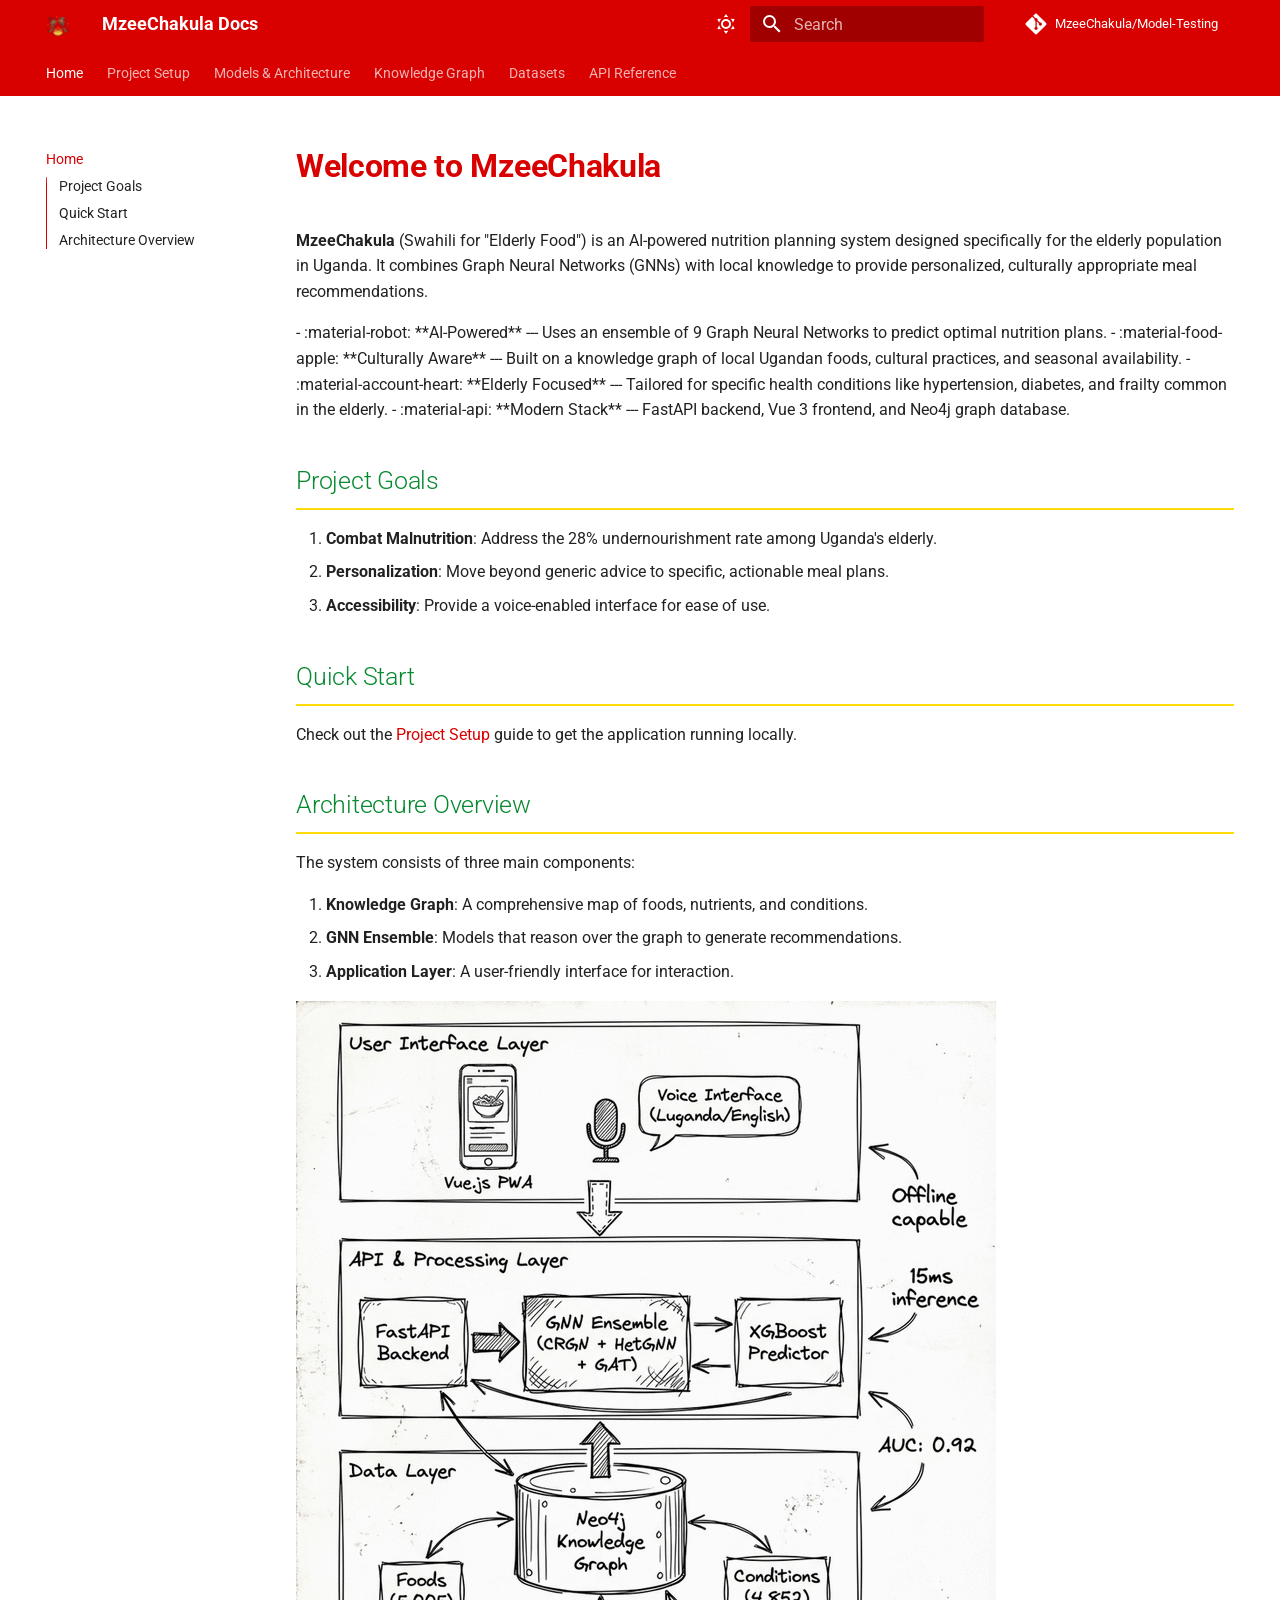
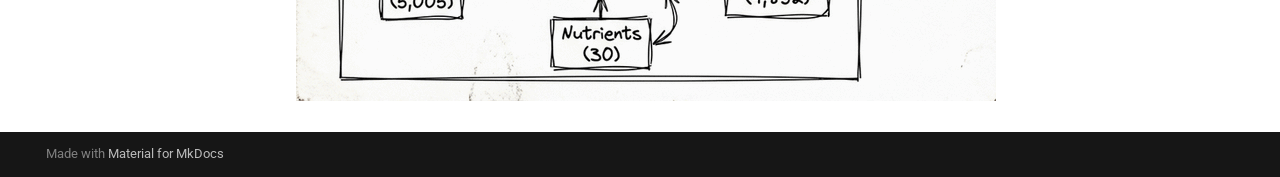
<file: index.html>
<!doctype html>
<html lang="en" class="no-js">
  <head>
    
      <meta charset="utf-8">
      <meta name="viewport" content="width=device-width,initial-scale=1">
      
        <meta name="description" content="Documentation for MzeeChakula - AI-powered nutrition planning for the elderly in Uganda.">
      
      
        <meta name="author" content="MzeeChakula Team">
      
      
        <link rel="canonical" href="https://mzeechakula.github.io/documentation/">
      
      
      
        <link rel="next" href="setup/">
      
      
        
      
      
      <link rel="icon" href="assets/favicon.ico">
      <meta name="generator" content="mkdocs-1.6.1, mkdocs-material-9.7.0">
    
    
      
        <title>MzeeChakula Docs</title>
      
    
    
      <link rel="stylesheet" href="assets/stylesheets/main.618322db.min.css">
      
        
        <link rel="stylesheet" href="assets/stylesheets/palette.ab4e12ef.min.css">
      
      


    
    
      
    
    
      
        
        
        <link rel="preconnect" href="https://fonts.gstatic.com" crossorigin>
        <link rel="stylesheet" href="https://fonts.googleapis.com/css?family=Roboto:300,300i,400,400i,700,700i%7CRoboto+Mono:400,400i,700,700i&display=fallback">
        <style>:root{--md-text-font:"Roboto";--md-code-font:"Roboto Mono"}</style>
      
    
    
      <link rel="stylesheet" href="stylesheets/extra.css">
    
    <script>__md_scope=new URL(".",location),__md_hash=e=>[...e].reduce(((e,_)=>(e<<5)-e+_.charCodeAt(0)),0),__md_get=(e,_=localStorage,t=__md_scope)=>JSON.parse(_.getItem(t.pathname+"."+e)),__md_set=(e,_,t=localStorage,a=__md_scope)=>{try{t.setItem(a.pathname+"."+e,JSON.stringify(_))}catch(e){}}</script>
    
      

    
    
  </head>
  
  
    
    
      
    
    
    
    
    <body dir="ltr" data-md-color-scheme="default" data-md-color-primary="custom" data-md-color-accent="custom">
  
    
    <input class="md-toggle" data-md-toggle="drawer" type="checkbox" id="__drawer" autocomplete="off">
    <input class="md-toggle" data-md-toggle="search" type="checkbox" id="__search" autocomplete="off">
    <label class="md-overlay" for="__drawer"></label>
    <div data-md-component="skip">
      
        
        <a href="#welcome-to-mzeechakula" class="md-skip">
          Skip to content
        </a>
      
    </div>
    <div data-md-component="announce">
      
    </div>
    
    
      

<header class="md-header" data-md-component="header">
  <nav class="md-header__inner md-grid" aria-label="Header">
    <a href="." title="MzeeChakula Docs" class="md-header__button md-logo" aria-label="MzeeChakula Docs" data-md-component="logo">
      
  <img src="assets/logo.svg" alt="logo">

    </a>
    <label class="md-header__button md-icon" for="__drawer">
      
      <svg xmlns="http://www.w3.org/2000/svg" viewBox="0 0 24 24"><path d="M3 6h18v2H3zm0 5h18v2H3zm0 5h18v2H3z"/></svg>
    </label>
    <div class="md-header__title" data-md-component="header-title">
      <div class="md-header__ellipsis">
        <div class="md-header__topic">
          <span class="md-ellipsis">
            MzeeChakula Docs
          </span>
        </div>
        <div class="md-header__topic" data-md-component="header-topic">
          <span class="md-ellipsis">
            
              Home
            
          </span>
        </div>
      </div>
    </div>
    
      
        <form class="md-header__option" data-md-component="palette">
  
    
    
    
    <input class="md-option" data-md-color-media="(prefers-color-scheme: light)" data-md-color-scheme="default" data-md-color-primary="custom" data-md-color-accent="custom"  aria-label="Switch to dark mode"  type="radio" name="__palette" id="__palette_0">
    
      <label class="md-header__button md-icon" title="Switch to dark mode" for="__palette_1" hidden>
        <svg xmlns="http://www.w3.org/2000/svg" viewBox="0 0 24 24"><path d="M12 7a5 5 0 0 1 5 5 5 5 0 0 1-5 5 5 5 0 0 1-5-5 5 5 0 0 1 5-5m0 2a3 3 0 0 0-3 3 3 3 0 0 0 3 3 3 3 0 0 0 3-3 3 3 0 0 0-3-3m0-7 2.39 3.42C13.65 5.15 12.84 5 12 5s-1.65.15-2.39.42zM3.34 7l4.16-.35A7.2 7.2 0 0 0 5.94 8.5c-.44.74-.69 1.5-.83 2.29zm.02 10 1.76-3.77a7.131 7.131 0 0 0 2.38 4.14zM20.65 7l-1.77 3.79a7.02 7.02 0 0 0-2.38-4.15zm-.01 10-4.14.36c.59-.51 1.12-1.14 1.54-1.86.42-.73.69-1.5.83-2.29zM12 22l-2.41-3.44c.74.27 1.55.44 2.41.44.82 0 1.63-.17 2.37-.44z"/></svg>
      </label>
    
  
    
    
    
    <input class="md-option" data-md-color-media="(prefers-color-scheme: dark)" data-md-color-scheme="slate" data-md-color-primary="custom" data-md-color-accent="custom"  aria-label="Switch to light mode"  type="radio" name="__palette" id="__palette_1">
    
      <label class="md-header__button md-icon" title="Switch to light mode" for="__palette_0" hidden>
        <svg xmlns="http://www.w3.org/2000/svg" viewBox="0 0 24 24"><path d="m17.75 4.09-2.53 1.94.91 3.06-2.63-1.81-2.63 1.81.91-3.06-2.53-1.94L12.44 4l1.06-3 1.06 3zm3.5 6.91-1.64 1.25.59 1.98-1.7-1.17-1.7 1.17.59-1.98L15.75 11l2.06-.05L18.5 9l.69 1.95zm-2.28 4.95c.83-.08 1.72 1.1 1.19 1.85-.32.45-.66.87-1.08 1.27C15.17 23 8.84 23 4.94 19.07c-3.91-3.9-3.91-10.24 0-14.14.4-.4.82-.76 1.27-1.08.75-.53 1.93.36 1.85 1.19-.27 2.86.69 5.83 2.89 8.02a9.96 9.96 0 0 0 8.02 2.89m-1.64 2.02a12.08 12.08 0 0 1-7.8-3.47c-2.17-2.19-3.33-5-3.49-7.82-2.81 3.14-2.7 7.96.31 10.98 3.02 3.01 7.84 3.12 10.98.31"/></svg>
      </label>
    
  
</form>
      
    
    
      <script>var palette=__md_get("__palette");if(palette&&palette.color){if("(prefers-color-scheme)"===palette.color.media){var media=matchMedia("(prefers-color-scheme: light)"),input=document.querySelector(media.matches?"[data-md-color-media='(prefers-color-scheme: light)']":"[data-md-color-media='(prefers-color-scheme: dark)']");palette.color.media=input.getAttribute("data-md-color-media"),palette.color.scheme=input.getAttribute("data-md-color-scheme"),palette.color.primary=input.getAttribute("data-md-color-primary"),palette.color.accent=input.getAttribute("data-md-color-accent")}for(var[key,value]of Object.entries(palette.color))document.body.setAttribute("data-md-color-"+key,value)}</script>
    
    
    
      
      
        <label class="md-header__button md-icon" for="__search">
          
          <svg xmlns="http://www.w3.org/2000/svg" viewBox="0 0 24 24"><path d="M9.5 3A6.5 6.5 0 0 1 16 9.5c0 1.61-.59 3.09-1.56 4.23l.27.27h.79l5 5-1.5 1.5-5-5v-.79l-.27-.27A6.52 6.52 0 0 1 9.5 16 6.5 6.5 0 0 1 3 9.5 6.5 6.5 0 0 1 9.5 3m0 2C7 5 5 7 5 9.5S7 14 9.5 14 14 12 14 9.5 12 5 9.5 5"/></svg>
        </label>
        <div class="md-search" data-md-component="search" role="dialog">
  <label class="md-search__overlay" for="__search"></label>
  <div class="md-search__inner" role="search">
    <form class="md-search__form" name="search">
      <input type="text" class="md-search__input" name="query" aria-label="Search" placeholder="Search" autocapitalize="off" autocorrect="off" autocomplete="off" spellcheck="false" data-md-component="search-query" required>
      <label class="md-search__icon md-icon" for="__search">
        
        <svg xmlns="http://www.w3.org/2000/svg" viewBox="0 0 24 24"><path d="M9.5 3A6.5 6.5 0 0 1 16 9.5c0 1.61-.59 3.09-1.56 4.23l.27.27h.79l5 5-1.5 1.5-5-5v-.79l-.27-.27A6.52 6.52 0 0 1 9.5 16 6.5 6.5 0 0 1 3 9.5 6.5 6.5 0 0 1 9.5 3m0 2C7 5 5 7 5 9.5S7 14 9.5 14 14 12 14 9.5 12 5 9.5 5"/></svg>
        
        <svg xmlns="http://www.w3.org/2000/svg" viewBox="0 0 24 24"><path d="M20 11v2H8l5.5 5.5-1.42 1.42L4.16 12l7.92-7.92L13.5 5.5 8 11z"/></svg>
      </label>
      <nav class="md-search__options" aria-label="Search">
        
        <button type="reset" class="md-search__icon md-icon" title="Clear" aria-label="Clear" tabindex="-1">
          
          <svg xmlns="http://www.w3.org/2000/svg" viewBox="0 0 24 24"><path d="M19 6.41 17.59 5 12 10.59 6.41 5 5 6.41 10.59 12 5 17.59 6.41 19 12 13.41 17.59 19 19 17.59 13.41 12z"/></svg>
        </button>
      </nav>
      
    </form>
    <div class="md-search__output">
      <div class="md-search__scrollwrap" tabindex="0" data-md-scrollfix>
        <div class="md-search-result" data-md-component="search-result">
          <div class="md-search-result__meta">
            Initializing search
          </div>
          <ol class="md-search-result__list" role="presentation"></ol>
        </div>
      </div>
    </div>
  </div>
</div>
      
    
    
      <div class="md-header__source">
        <a href="https://github.com/MzeeChakula/Model-Testing" title="Go to repository" class="md-source" data-md-component="source">
  <div class="md-source__icon md-icon">
    
    <svg xmlns="http://www.w3.org/2000/svg" viewBox="0 0 448 512"><!--! Font Awesome Free 7.1.0 by @fontawesome - https://fontawesome.com License - https://fontawesome.com/license/free (Icons: CC BY 4.0, Fonts: SIL OFL 1.1, Code: MIT License) Copyright 2025 Fonticons, Inc.--><path d="M439.6 236.1 244 40.5c-5.4-5.5-12.8-8.5-20.4-8.5s-15 3-20.4 8.4L162.5 81l51.5 51.5c27.1-9.1 52.7 16.8 43.4 43.7l49.7 49.7c34.2-11.8 61.2 31 35.5 56.7-26.5 26.5-70.2-2.9-56-37.3L240.3 199v121.9c25.3 12.5 22.3 41.8 9.1 55-6.4 6.4-15.2 10.1-24.3 10.1s-17.8-3.6-24.3-10.1c-17.6-17.6-11.1-46.9 11.2-56v-123c-20.8-8.5-24.6-30.7-18.6-45L142.6 101 8.5 235.1C3 240.6 0 247.9 0 255.5s3 15 8.5 20.4l195.6 195.7c5.4 5.4 12.7 8.4 20.4 8.4s15-3 20.4-8.4l194.7-194.7c5.4-5.4 8.4-12.8 8.4-20.4s-3-15-8.4-20.4"/></svg>
  </div>
  <div class="md-source__repository">
    MzeeChakula/Model-Testing
  </div>
</a>
      </div>
    
  </nav>
  
</header>
    
    <div class="md-container" data-md-component="container">
      
      
        
          
            
<nav class="md-tabs" aria-label="Tabs" data-md-component="tabs">
  <div class="md-grid">
    <ul class="md-tabs__list">
      
        
  
  
  
    
  
  
    <li class="md-tabs__item md-tabs__item--active">
      <a href="." class="md-tabs__link">
        
  
  
    
  
  Home

      </a>
    </li>
  

      
        
  
  
  
  
    <li class="md-tabs__item">
      <a href="setup/" class="md-tabs__link">
        
  
  
    
  
  Project Setup

      </a>
    </li>
  

      
        
  
  
  
  
    <li class="md-tabs__item">
      <a href="models/" class="md-tabs__link">
        
  
  
    
  
  Models & Architecture

      </a>
    </li>
  

      
        
  
  
  
  
    <li class="md-tabs__item">
      <a href="knowledge_graph/" class="md-tabs__link">
        
  
  
    
  
  Knowledge Graph

      </a>
    </li>
  

      
        
  
  
  
  
    <li class="md-tabs__item">
      <a href="datasets/" class="md-tabs__link">
        
  
  
    
  
  Datasets

      </a>
    </li>
  

      
        
  
  
  
  
    
    
      <li class="md-tabs__item">
        <a href="https://mzeechakula-backend.onrender.com/docs" class="md-tabs__link">
          
  
  
  API Reference

        </a>
      </li>
    
  

      
    </ul>
  </div>
</nav>
          
        
      
      <main class="md-main" data-md-component="main">
        <div class="md-main__inner md-grid">
          
            
              
              <div class="md-sidebar md-sidebar--primary" data-md-component="sidebar" data-md-type="navigation" >
                <div class="md-sidebar__scrollwrap">
                  <div class="md-sidebar__inner">
                    


  


  

<nav class="md-nav md-nav--primary md-nav--lifted md-nav--integrated" aria-label="Navigation" data-md-level="0">
  <label class="md-nav__title" for="__drawer">
    <a href="." title="MzeeChakula Docs" class="md-nav__button md-logo" aria-label="MzeeChakula Docs" data-md-component="logo">
      
  <img src="assets/logo.svg" alt="logo">

    </a>
    MzeeChakula Docs
  </label>
  
    <div class="md-nav__source">
      <a href="https://github.com/MzeeChakula/Model-Testing" title="Go to repository" class="md-source" data-md-component="source">
  <div class="md-source__icon md-icon">
    
    <svg xmlns="http://www.w3.org/2000/svg" viewBox="0 0 448 512"><!--! Font Awesome Free 7.1.0 by @fontawesome - https://fontawesome.com License - https://fontawesome.com/license/free (Icons: CC BY 4.0, Fonts: SIL OFL 1.1, Code: MIT License) Copyright 2025 Fonticons, Inc.--><path d="M439.6 236.1 244 40.5c-5.4-5.5-12.8-8.5-20.4-8.5s-15 3-20.4 8.4L162.5 81l51.5 51.5c27.1-9.1 52.7 16.8 43.4 43.7l49.7 49.7c34.2-11.8 61.2 31 35.5 56.7-26.5 26.5-70.2-2.9-56-37.3L240.3 199v121.9c25.3 12.5 22.3 41.8 9.1 55-6.4 6.4-15.2 10.1-24.3 10.1s-17.8-3.6-24.3-10.1c-17.6-17.6-11.1-46.9 11.2-56v-123c-20.8-8.5-24.6-30.7-18.6-45L142.6 101 8.5 235.1C3 240.6 0 247.9 0 255.5s3 15 8.5 20.4l195.6 195.7c5.4 5.4 12.7 8.4 20.4 8.4s15-3 20.4-8.4l194.7-194.7c5.4-5.4 8.4-12.8 8.4-20.4s-3-15-8.4-20.4"/></svg>
  </div>
  <div class="md-source__repository">
    MzeeChakula/Model-Testing
  </div>
</a>
    </div>
  
  <ul class="md-nav__list" data-md-scrollfix>
    
      
      
  
  
    
  
  
  
    <li class="md-nav__item md-nav__item--active">
      
      <input class="md-nav__toggle md-toggle" type="checkbox" id="__toc">
      
      
        
      
      
        <label class="md-nav__link md-nav__link--active" for="__toc">
          
  
  
  <span class="md-ellipsis">
    
  
    Home
  

    
  </span>
  
  

          <span class="md-nav__icon md-icon"></span>
        </label>
      
      <a href="." class="md-nav__link md-nav__link--active">
        
  
  
  <span class="md-ellipsis">
    
  
    Home
  

    
  </span>
  
  

      </a>
      
        

<nav class="md-nav md-nav--secondary" aria-label="Table of contents">
  
  
  
    
  
  
    <label class="md-nav__title" for="__toc">
      <span class="md-nav__icon md-icon"></span>
      Table of contents
    </label>
    <ul class="md-nav__list" data-md-component="toc" data-md-scrollfix>
      
        <li class="md-nav__item">
  <a href="#project-goals" class="md-nav__link">
    <span class="md-ellipsis">
      
        Project Goals
      
    </span>
  </a>
  
</li>
      
        <li class="md-nav__item">
  <a href="#quick-start" class="md-nav__link">
    <span class="md-ellipsis">
      
        Quick Start
      
    </span>
  </a>
  
</li>
      
        <li class="md-nav__item">
  <a href="#architecture-overview" class="md-nav__link">
    <span class="md-ellipsis">
      
        Architecture Overview
      
    </span>
  </a>
  
</li>
      
    </ul>
  
</nav>
      
    </li>
  

    
      
      
  
  
  
  
    <li class="md-nav__item">
      <a href="setup/" class="md-nav__link">
        
  
  
  <span class="md-ellipsis">
    
  
    Project Setup
  

    
  </span>
  
  

      </a>
    </li>
  

    
      
      
  
  
  
  
    <li class="md-nav__item">
      <a href="models/" class="md-nav__link">
        
  
  
  <span class="md-ellipsis">
    
  
    Models & Architecture
  

    
  </span>
  
  

      </a>
    </li>
  

    
      
      
  
  
  
  
    <li class="md-nav__item">
      <a href="knowledge_graph/" class="md-nav__link">
        
  
  
  <span class="md-ellipsis">
    
  
    Knowledge Graph
  

    
  </span>
  
  

      </a>
    </li>
  

    
      
      
  
  
  
  
    <li class="md-nav__item">
      <a href="datasets/" class="md-nav__link">
        
  
  
  <span class="md-ellipsis">
    
  
    Datasets
  

    
  </span>
  
  

      </a>
    </li>
  

    
      
      
  
  
  
  
    
    
    
    
      
      
        
      
    
    
    <li class="md-nav__item md-nav__item--nested">
      
        
        
          
        
        <input class="md-nav__toggle md-toggle md-toggle--indeterminate" type="checkbox" id="__nav_6" >
        
          
          <label class="md-nav__link" for="__nav_6" id="__nav_6_label" tabindex="0">
            
  
  
  <span class="md-ellipsis">
    
  
    API Reference
  

    
  </span>
  
  

            <span class="md-nav__icon md-icon"></span>
          </label>
        
        <nav class="md-nav" data-md-level="1" aria-labelledby="__nav_6_label" aria-expanded="false">
          <label class="md-nav__title" for="__nav_6">
            <span class="md-nav__icon md-icon"></span>
            
  
    API Reference
  

          </label>
          <ul class="md-nav__list" data-md-scrollfix>
            
              
                
  
  
  
  
    <li class="md-nav__item">
      <a href="https://mzeechakula-backend.onrender.com/docs" class="md-nav__link">
        
  
  
  <span class="md-ellipsis">
    
  
    Backend API
  

    
  </span>
  
  

      </a>
    </li>
  

              
            
          </ul>
        </nav>
      
    </li>
  

    
  </ul>
</nav>
                  </div>
                </div>
              </div>
            
            
          
          
            <div class="md-content" data-md-component="content">
              
              <article class="md-content__inner md-typeset">
                
                  


  
  


<h1 id="welcome-to-mzeechakula">Welcome to MzeeChakula</h1>
<p><strong>MzeeChakula</strong> (Swahili for "Elderly Food") is an AI-powered nutrition planning system designed specifically for the elderly population in Uganda. It combines Graph Neural Networks (GNNs) with local knowledge to provide personalized, culturally appropriate meal recommendations.</p>
<div class="grid cards" markdown>

-   :material-robot: **AI-Powered**
    ---
    Uses an ensemble of 9 Graph Neural Networks to predict optimal nutrition plans.

-   :material-food-apple: **Culturally Aware**
    ---
    Built on a knowledge graph of local Ugandan foods, cultural practices, and seasonal availability.

-   :material-account-heart: **Elderly Focused**
    ---
    Tailored for specific health conditions like hypertension, diabetes, and frailty common in the elderly.

-   :material-api: **Modern Stack**
    ---
    FastAPI backend, Vue 3 frontend, and Neo4j graph database.

</div>

<h2 id="project-goals">Project Goals</h2>
<ol>
<li><strong>Combat Malnutrition</strong>: Address the 28% undernourishment rate among Uganda's elderly.</li>
<li><strong>Personalization</strong>: Move beyond generic advice to specific, actionable meal plans.</li>
<li><strong>Accessibility</strong>: Provide a voice-enabled interface for ease of use.</li>
</ol>
<h2 id="quick-start">Quick Start</h2>
<p>Check out the <a href="setup/">Project Setup</a> guide to get the application running locally.</p>
<h2 id="architecture-overview">Architecture Overview</h2>
<p>The system consists of three main components:</p>
<ol>
<li><strong>Knowledge Graph</strong>: A comprehensive map of foods, nutrients, and conditions.</li>
<li><strong>GNN Ensemble</strong>: Models that reason over the graph to generate recommendations.</li>
<li><strong>Application Layer</strong>: A user-friendly interface for interaction.</li>
</ol>
<p><img alt="MzeeChakula Architecture" src="assets/architecture.png" /></p>












                
              </article>
            </div>
          
          
<script>var target=document.getElementById(location.hash.slice(1));target&&target.name&&(target.checked=target.name.startsWith("__tabbed_"))</script>
        </div>
        
      </main>
      
        <footer class="md-footer">
  
  <div class="md-footer-meta md-typeset">
    <div class="md-footer-meta__inner md-grid">
      <div class="md-copyright">
  
  
    Made with
    <a href="https://squidfunk.github.io/mkdocs-material/" target="_blank" rel="noopener">
      Material for MkDocs
    </a>
  
</div>
      
    </div>
  </div>
</footer>
      
    </div>
    <div class="md-dialog" data-md-component="dialog">
      <div class="md-dialog__inner md-typeset"></div>
    </div>
    
    
    
      
      
      <script id="__config" type="application/json">{"annotate": null, "base": ".", "features": ["navigation.tabs", "navigation.sections", "navigation.expand", "toc.integrate", "content.code.copy"], "search": "assets/javascripts/workers/search.7a47a382.min.js", "tags": null, "translations": {"clipboard.copied": "Copied to clipboard", "clipboard.copy": "Copy to clipboard", "search.result.more.one": "1 more on this page", "search.result.more.other": "# more on this page", "search.result.none": "No matching documents", "search.result.one": "1 matching document", "search.result.other": "# matching documents", "search.result.placeholder": "Type to start searching", "search.result.term.missing": "Missing", "select.version": "Select version"}, "version": null}</script>
    
    
      <script src="assets/javascripts/bundle.e71a0d61.min.js"></script>
      
    
  </body>
</html>
</file>
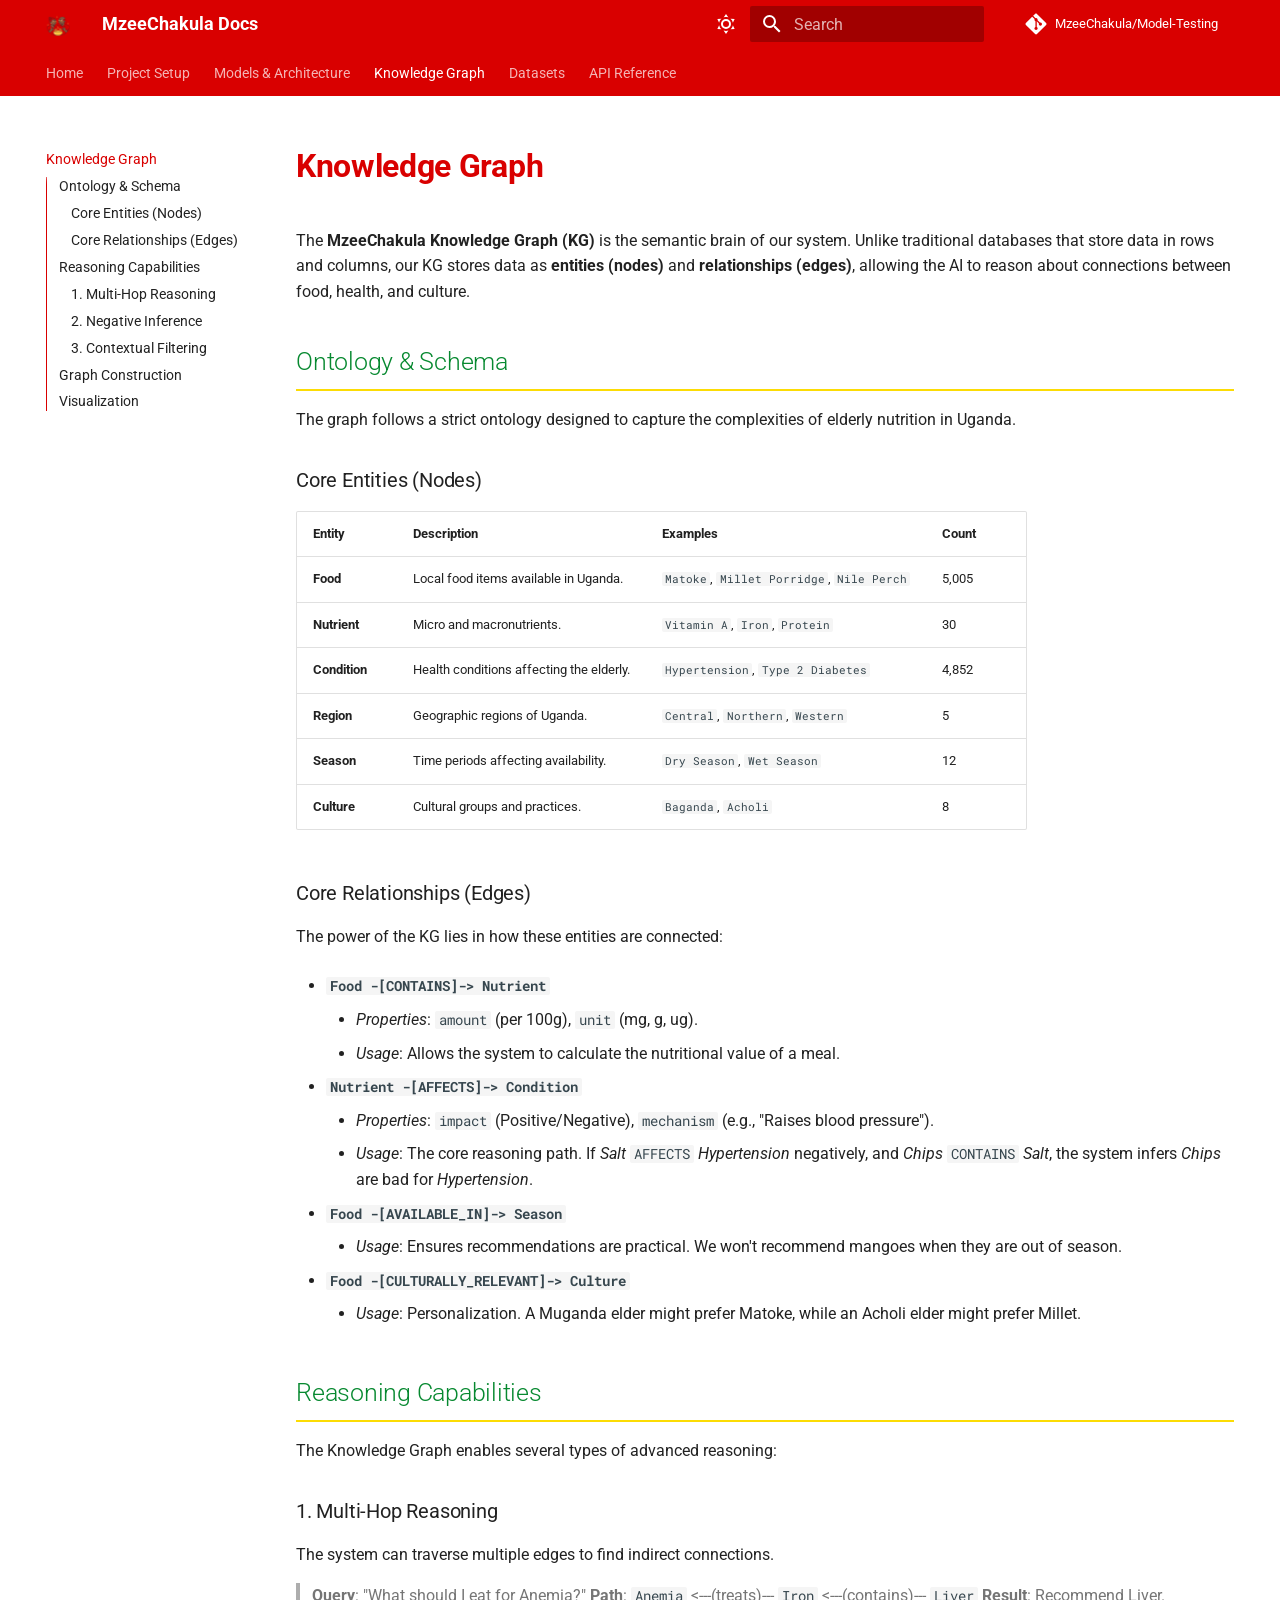
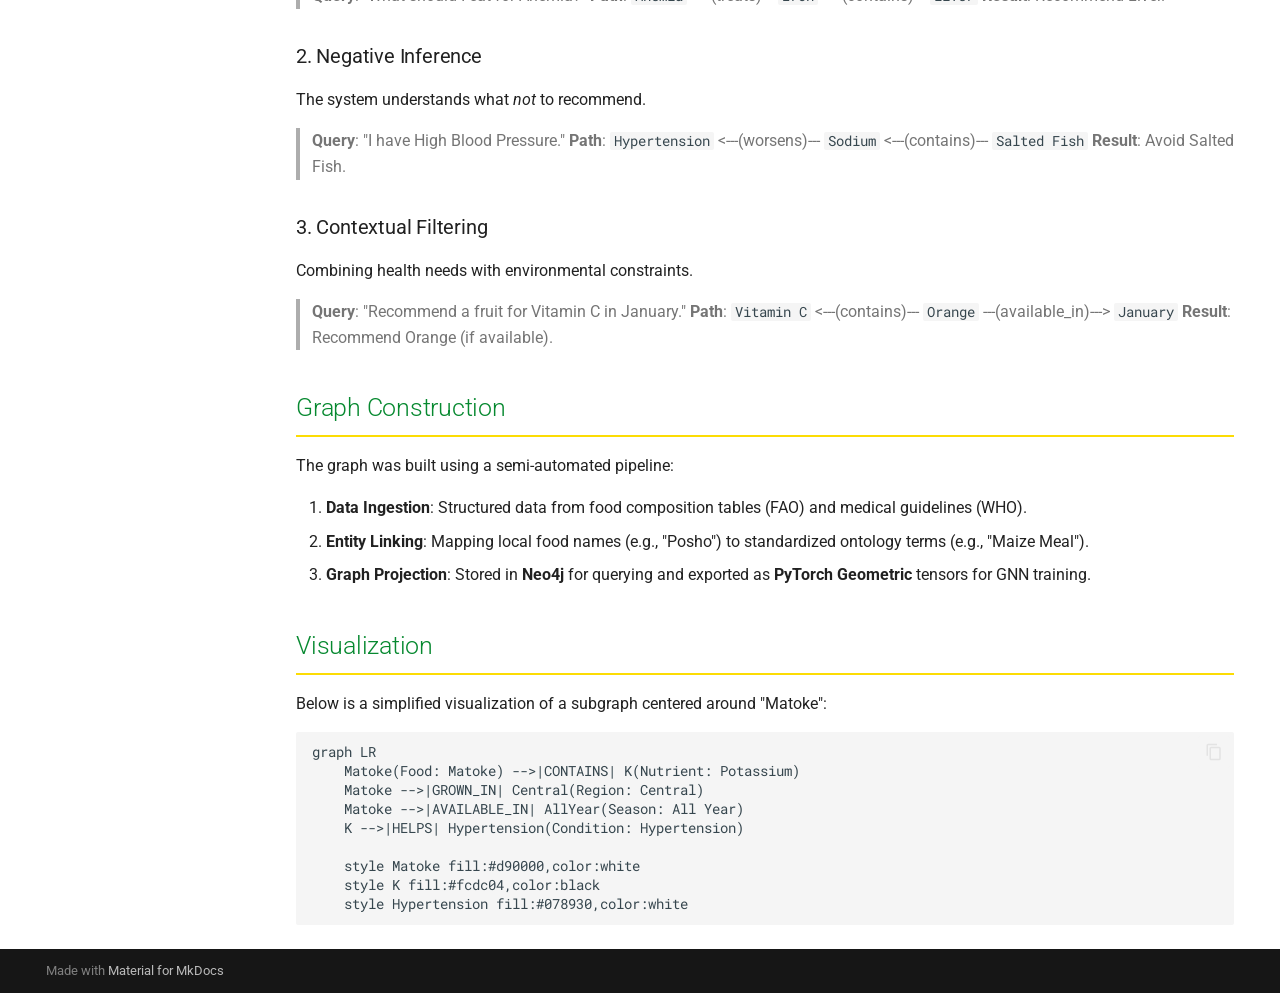
<file: knowledge_graph/index.html>
<!doctype html>
<html lang="en" class="no-js">
  <head>
    
      <meta charset="utf-8">
      <meta name="viewport" content="width=device-width,initial-scale=1">
      
        <meta name="description" content="Documentation for MzeeChakula - AI-powered nutrition planning for the elderly in Uganda.">
      
      
        <meta name="author" content="MzeeChakula Team">
      
      
        <link rel="canonical" href="https://mzeechakula.github.io/documentation/knowledge_graph/">
      
      
        <link rel="prev" href="../models/">
      
      
        <link rel="next" href="../datasets/">
      
      
        
      
      
      <link rel="icon" href="../assets/favicon.ico">
      <meta name="generator" content="mkdocs-1.6.1, mkdocs-material-9.7.0">
    
    
      
        <title>Knowledge Graph - MzeeChakula Docs</title>
      
    
    
      <link rel="stylesheet" href="../assets/stylesheets/main.618322db.min.css">
      
        
        <link rel="stylesheet" href="../assets/stylesheets/palette.ab4e12ef.min.css">
      
      


    
    
      
    
    
      
        
        
        <link rel="preconnect" href="https://fonts.gstatic.com" crossorigin>
        <link rel="stylesheet" href="https://fonts.googleapis.com/css?family=Roboto:300,300i,400,400i,700,700i%7CRoboto+Mono:400,400i,700,700i&display=fallback">
        <style>:root{--md-text-font:"Roboto";--md-code-font:"Roboto Mono"}</style>
      
    
    
      <link rel="stylesheet" href="../stylesheets/extra.css">
    
    <script>__md_scope=new URL("..",location),__md_hash=e=>[...e].reduce(((e,_)=>(e<<5)-e+_.charCodeAt(0)),0),__md_get=(e,_=localStorage,t=__md_scope)=>JSON.parse(_.getItem(t.pathname+"."+e)),__md_set=(e,_,t=localStorage,a=__md_scope)=>{try{t.setItem(a.pathname+"."+e,JSON.stringify(_))}catch(e){}}</script>
    
      

    
    
  </head>
  
  
    
    
      
    
    
    
    
    <body dir="ltr" data-md-color-scheme="default" data-md-color-primary="custom" data-md-color-accent="custom">
  
    
    <input class="md-toggle" data-md-toggle="drawer" type="checkbox" id="__drawer" autocomplete="off">
    <input class="md-toggle" data-md-toggle="search" type="checkbox" id="__search" autocomplete="off">
    <label class="md-overlay" for="__drawer"></label>
    <div data-md-component="skip">
      
        
        <a href="#knowledge-graph" class="md-skip">
          Skip to content
        </a>
      
    </div>
    <div data-md-component="announce">
      
    </div>
    
    
      

<header class="md-header" data-md-component="header">
  <nav class="md-header__inner md-grid" aria-label="Header">
    <a href=".." title="MzeeChakula Docs" class="md-header__button md-logo" aria-label="MzeeChakula Docs" data-md-component="logo">
      
  <img src="../assets/logo.svg" alt="logo">

    </a>
    <label class="md-header__button md-icon" for="__drawer">
      
      <svg xmlns="http://www.w3.org/2000/svg" viewBox="0 0 24 24"><path d="M3 6h18v2H3zm0 5h18v2H3zm0 5h18v2H3z"/></svg>
    </label>
    <div class="md-header__title" data-md-component="header-title">
      <div class="md-header__ellipsis">
        <div class="md-header__topic">
          <span class="md-ellipsis">
            MzeeChakula Docs
          </span>
        </div>
        <div class="md-header__topic" data-md-component="header-topic">
          <span class="md-ellipsis">
            
              Knowledge Graph
            
          </span>
        </div>
      </div>
    </div>
    
      
        <form class="md-header__option" data-md-component="palette">
  
    
    
    
    <input class="md-option" data-md-color-media="(prefers-color-scheme: light)" data-md-color-scheme="default" data-md-color-primary="custom" data-md-color-accent="custom"  aria-label="Switch to dark mode"  type="radio" name="__palette" id="__palette_0">
    
      <label class="md-header__button md-icon" title="Switch to dark mode" for="__palette_1" hidden>
        <svg xmlns="http://www.w3.org/2000/svg" viewBox="0 0 24 24"><path d="M12 7a5 5 0 0 1 5 5 5 5 0 0 1-5 5 5 5 0 0 1-5-5 5 5 0 0 1 5-5m0 2a3 3 0 0 0-3 3 3 3 0 0 0 3 3 3 3 0 0 0 3-3 3 3 0 0 0-3-3m0-7 2.39 3.42C13.65 5.15 12.84 5 12 5s-1.65.15-2.39.42zM3.34 7l4.16-.35A7.2 7.2 0 0 0 5.94 8.5c-.44.74-.69 1.5-.83 2.29zm.02 10 1.76-3.77a7.131 7.131 0 0 0 2.38 4.14zM20.65 7l-1.77 3.79a7.02 7.02 0 0 0-2.38-4.15zm-.01 10-4.14.36c.59-.51 1.12-1.14 1.54-1.86.42-.73.69-1.5.83-2.29zM12 22l-2.41-3.44c.74.27 1.55.44 2.41.44.82 0 1.63-.17 2.37-.44z"/></svg>
      </label>
    
  
    
    
    
    <input class="md-option" data-md-color-media="(prefers-color-scheme: dark)" data-md-color-scheme="slate" data-md-color-primary="custom" data-md-color-accent="custom"  aria-label="Switch to light mode"  type="radio" name="__palette" id="__palette_1">
    
      <label class="md-header__button md-icon" title="Switch to light mode" for="__palette_0" hidden>
        <svg xmlns="http://www.w3.org/2000/svg" viewBox="0 0 24 24"><path d="m17.75 4.09-2.53 1.94.91 3.06-2.63-1.81-2.63 1.81.91-3.06-2.53-1.94L12.44 4l1.06-3 1.06 3zm3.5 6.91-1.64 1.25.59 1.98-1.7-1.17-1.7 1.17.59-1.98L15.75 11l2.06-.05L18.5 9l.69 1.95zm-2.28 4.95c.83-.08 1.72 1.1 1.19 1.85-.32.45-.66.87-1.08 1.27C15.17 23 8.84 23 4.94 19.07c-3.91-3.9-3.91-10.24 0-14.14.4-.4.82-.76 1.27-1.08.75-.53 1.93.36 1.85 1.19-.27 2.86.69 5.83 2.89 8.02a9.96 9.96 0 0 0 8.02 2.89m-1.64 2.02a12.08 12.08 0 0 1-7.8-3.47c-2.17-2.19-3.33-5-3.49-7.82-2.81 3.14-2.7 7.96.31 10.98 3.02 3.01 7.84 3.12 10.98.31"/></svg>
      </label>
    
  
</form>
      
    
    
      <script>var palette=__md_get("__palette");if(palette&&palette.color){if("(prefers-color-scheme)"===palette.color.media){var media=matchMedia("(prefers-color-scheme: light)"),input=document.querySelector(media.matches?"[data-md-color-media='(prefers-color-scheme: light)']":"[data-md-color-media='(prefers-color-scheme: dark)']");palette.color.media=input.getAttribute("data-md-color-media"),palette.color.scheme=input.getAttribute("data-md-color-scheme"),palette.color.primary=input.getAttribute("data-md-color-primary"),palette.color.accent=input.getAttribute("data-md-color-accent")}for(var[key,value]of Object.entries(palette.color))document.body.setAttribute("data-md-color-"+key,value)}</script>
    
    
    
      
      
        <label class="md-header__button md-icon" for="__search">
          
          <svg xmlns="http://www.w3.org/2000/svg" viewBox="0 0 24 24"><path d="M9.5 3A6.5 6.5 0 0 1 16 9.5c0 1.61-.59 3.09-1.56 4.23l.27.27h.79l5 5-1.5 1.5-5-5v-.79l-.27-.27A6.52 6.52 0 0 1 9.5 16 6.5 6.5 0 0 1 3 9.5 6.5 6.5 0 0 1 9.5 3m0 2C7 5 5 7 5 9.5S7 14 9.5 14 14 12 14 9.5 12 5 9.5 5"/></svg>
        </label>
        <div class="md-search" data-md-component="search" role="dialog">
  <label class="md-search__overlay" for="__search"></label>
  <div class="md-search__inner" role="search">
    <form class="md-search__form" name="search">
      <input type="text" class="md-search__input" name="query" aria-label="Search" placeholder="Search" autocapitalize="off" autocorrect="off" autocomplete="off" spellcheck="false" data-md-component="search-query" required>
      <label class="md-search__icon md-icon" for="__search">
        
        <svg xmlns="http://www.w3.org/2000/svg" viewBox="0 0 24 24"><path d="M9.5 3A6.5 6.5 0 0 1 16 9.5c0 1.61-.59 3.09-1.56 4.23l.27.27h.79l5 5-1.5 1.5-5-5v-.79l-.27-.27A6.52 6.52 0 0 1 9.5 16 6.5 6.5 0 0 1 3 9.5 6.5 6.5 0 0 1 9.5 3m0 2C7 5 5 7 5 9.5S7 14 9.5 14 14 12 14 9.5 12 5 9.5 5"/></svg>
        
        <svg xmlns="http://www.w3.org/2000/svg" viewBox="0 0 24 24"><path d="M20 11v2H8l5.5 5.5-1.42 1.42L4.16 12l7.92-7.92L13.5 5.5 8 11z"/></svg>
      </label>
      <nav class="md-search__options" aria-label="Search">
        
        <button type="reset" class="md-search__icon md-icon" title="Clear" aria-label="Clear" tabindex="-1">
          
          <svg xmlns="http://www.w3.org/2000/svg" viewBox="0 0 24 24"><path d="M19 6.41 17.59 5 12 10.59 6.41 5 5 6.41 10.59 12 5 17.59 6.41 19 12 13.41 17.59 19 19 17.59 13.41 12z"/></svg>
        </button>
      </nav>
      
    </form>
    <div class="md-search__output">
      <div class="md-search__scrollwrap" tabindex="0" data-md-scrollfix>
        <div class="md-search-result" data-md-component="search-result">
          <div class="md-search-result__meta">
            Initializing search
          </div>
          <ol class="md-search-result__list" role="presentation"></ol>
        </div>
      </div>
    </div>
  </div>
</div>
      
    
    
      <div class="md-header__source">
        <a href="https://github.com/MzeeChakula/Model-Testing" title="Go to repository" class="md-source" data-md-component="source">
  <div class="md-source__icon md-icon">
    
    <svg xmlns="http://www.w3.org/2000/svg" viewBox="0 0 448 512"><!--! Font Awesome Free 7.1.0 by @fontawesome - https://fontawesome.com License - https://fontawesome.com/license/free (Icons: CC BY 4.0, Fonts: SIL OFL 1.1, Code: MIT License) Copyright 2025 Fonticons, Inc.--><path d="M439.6 236.1 244 40.5c-5.4-5.5-12.8-8.5-20.4-8.5s-15 3-20.4 8.4L162.5 81l51.5 51.5c27.1-9.1 52.7 16.8 43.4 43.7l49.7 49.7c34.2-11.8 61.2 31 35.5 56.7-26.5 26.5-70.2-2.9-56-37.3L240.3 199v121.9c25.3 12.5 22.3 41.8 9.1 55-6.4 6.4-15.2 10.1-24.3 10.1s-17.8-3.6-24.3-10.1c-17.6-17.6-11.1-46.9 11.2-56v-123c-20.8-8.5-24.6-30.7-18.6-45L142.6 101 8.5 235.1C3 240.6 0 247.9 0 255.5s3 15 8.5 20.4l195.6 195.7c5.4 5.4 12.7 8.4 20.4 8.4s15-3 20.4-8.4l194.7-194.7c5.4-5.4 8.4-12.8 8.4-20.4s-3-15-8.4-20.4"/></svg>
  </div>
  <div class="md-source__repository">
    MzeeChakula/Model-Testing
  </div>
</a>
      </div>
    
  </nav>
  
</header>
    
    <div class="md-container" data-md-component="container">
      
      
        
          
            
<nav class="md-tabs" aria-label="Tabs" data-md-component="tabs">
  <div class="md-grid">
    <ul class="md-tabs__list">
      
        
  
  
  
  
    <li class="md-tabs__item">
      <a href=".." class="md-tabs__link">
        
  
  
    
  
  Home

      </a>
    </li>
  

      
        
  
  
  
  
    <li class="md-tabs__item">
      <a href="../setup/" class="md-tabs__link">
        
  
  
    
  
  Project Setup

      </a>
    </li>
  

      
        
  
  
  
  
    <li class="md-tabs__item">
      <a href="../models/" class="md-tabs__link">
        
  
  
    
  
  Models & Architecture

      </a>
    </li>
  

      
        
  
  
  
    
  
  
    <li class="md-tabs__item md-tabs__item--active">
      <a href="./" class="md-tabs__link">
        
  
  
    
  
  Knowledge Graph

      </a>
    </li>
  

      
        
  
  
  
  
    <li class="md-tabs__item">
      <a href="../datasets/" class="md-tabs__link">
        
  
  
    
  
  Datasets

      </a>
    </li>
  

      
        
  
  
  
  
    
    
      <li class="md-tabs__item">
        <a href="https://mzeechakula-backend.onrender.com/docs" class="md-tabs__link">
          
  
  
  API Reference

        </a>
      </li>
    
  

      
    </ul>
  </div>
</nav>
          
        
      
      <main class="md-main" data-md-component="main">
        <div class="md-main__inner md-grid">
          
            
              
              <div class="md-sidebar md-sidebar--primary" data-md-component="sidebar" data-md-type="navigation" >
                <div class="md-sidebar__scrollwrap">
                  <div class="md-sidebar__inner">
                    


  


  

<nav class="md-nav md-nav--primary md-nav--lifted md-nav--integrated" aria-label="Navigation" data-md-level="0">
  <label class="md-nav__title" for="__drawer">
    <a href=".." title="MzeeChakula Docs" class="md-nav__button md-logo" aria-label="MzeeChakula Docs" data-md-component="logo">
      
  <img src="../assets/logo.svg" alt="logo">

    </a>
    MzeeChakula Docs
  </label>
  
    <div class="md-nav__source">
      <a href="https://github.com/MzeeChakula/Model-Testing" title="Go to repository" class="md-source" data-md-component="source">
  <div class="md-source__icon md-icon">
    
    <svg xmlns="http://www.w3.org/2000/svg" viewBox="0 0 448 512"><!--! Font Awesome Free 7.1.0 by @fontawesome - https://fontawesome.com License - https://fontawesome.com/license/free (Icons: CC BY 4.0, Fonts: SIL OFL 1.1, Code: MIT License) Copyright 2025 Fonticons, Inc.--><path d="M439.6 236.1 244 40.5c-5.4-5.5-12.8-8.5-20.4-8.5s-15 3-20.4 8.4L162.5 81l51.5 51.5c27.1-9.1 52.7 16.8 43.4 43.7l49.7 49.7c34.2-11.8 61.2 31 35.5 56.7-26.5 26.5-70.2-2.9-56-37.3L240.3 199v121.9c25.3 12.5 22.3 41.8 9.1 55-6.4 6.4-15.2 10.1-24.3 10.1s-17.8-3.6-24.3-10.1c-17.6-17.6-11.1-46.9 11.2-56v-123c-20.8-8.5-24.6-30.7-18.6-45L142.6 101 8.5 235.1C3 240.6 0 247.9 0 255.5s3 15 8.5 20.4l195.6 195.7c5.4 5.4 12.7 8.4 20.4 8.4s15-3 20.4-8.4l194.7-194.7c5.4-5.4 8.4-12.8 8.4-20.4s-3-15-8.4-20.4"/></svg>
  </div>
  <div class="md-source__repository">
    MzeeChakula/Model-Testing
  </div>
</a>
    </div>
  
  <ul class="md-nav__list" data-md-scrollfix>
    
      
      
  
  
  
  
    <li class="md-nav__item">
      <a href=".." class="md-nav__link">
        
  
  
  <span class="md-ellipsis">
    
  
    Home
  

    
  </span>
  
  

      </a>
    </li>
  

    
      
      
  
  
  
  
    <li class="md-nav__item">
      <a href="../setup/" class="md-nav__link">
        
  
  
  <span class="md-ellipsis">
    
  
    Project Setup
  

    
  </span>
  
  

      </a>
    </li>
  

    
      
      
  
  
  
  
    <li class="md-nav__item">
      <a href="../models/" class="md-nav__link">
        
  
  
  <span class="md-ellipsis">
    
  
    Models & Architecture
  

    
  </span>
  
  

      </a>
    </li>
  

    
      
      
  
  
    
  
  
  
    <li class="md-nav__item md-nav__item--active">
      
      <input class="md-nav__toggle md-toggle" type="checkbox" id="__toc">
      
      
        
      
      
        <label class="md-nav__link md-nav__link--active" for="__toc">
          
  
  
  <span class="md-ellipsis">
    
  
    Knowledge Graph
  

    
  </span>
  
  

          <span class="md-nav__icon md-icon"></span>
        </label>
      
      <a href="./" class="md-nav__link md-nav__link--active">
        
  
  
  <span class="md-ellipsis">
    
  
    Knowledge Graph
  

    
  </span>
  
  

      </a>
      
        

<nav class="md-nav md-nav--secondary" aria-label="Table of contents">
  
  
  
    
  
  
    <label class="md-nav__title" for="__toc">
      <span class="md-nav__icon md-icon"></span>
      Table of contents
    </label>
    <ul class="md-nav__list" data-md-component="toc" data-md-scrollfix>
      
        <li class="md-nav__item">
  <a href="#ontology-schema" class="md-nav__link">
    <span class="md-ellipsis">
      
        Ontology &amp; Schema
      
    </span>
  </a>
  
    <nav class="md-nav" aria-label="Ontology &amp; Schema">
      <ul class="md-nav__list">
        
          <li class="md-nav__item">
  <a href="#core-entities-nodes" class="md-nav__link">
    <span class="md-ellipsis">
      
        Core Entities (Nodes)
      
    </span>
  </a>
  
</li>
        
          <li class="md-nav__item">
  <a href="#core-relationships-edges" class="md-nav__link">
    <span class="md-ellipsis">
      
        Core Relationships (Edges)
      
    </span>
  </a>
  
</li>
        
      </ul>
    </nav>
  
</li>
      
        <li class="md-nav__item">
  <a href="#reasoning-capabilities" class="md-nav__link">
    <span class="md-ellipsis">
      
        Reasoning Capabilities
      
    </span>
  </a>
  
    <nav class="md-nav" aria-label="Reasoning Capabilities">
      <ul class="md-nav__list">
        
          <li class="md-nav__item">
  <a href="#1-multi-hop-reasoning" class="md-nav__link">
    <span class="md-ellipsis">
      
        1. Multi-Hop Reasoning
      
    </span>
  </a>
  
</li>
        
          <li class="md-nav__item">
  <a href="#2-negative-inference" class="md-nav__link">
    <span class="md-ellipsis">
      
        2. Negative Inference
      
    </span>
  </a>
  
</li>
        
          <li class="md-nav__item">
  <a href="#3-contextual-filtering" class="md-nav__link">
    <span class="md-ellipsis">
      
        3. Contextual Filtering
      
    </span>
  </a>
  
</li>
        
      </ul>
    </nav>
  
</li>
      
        <li class="md-nav__item">
  <a href="#graph-construction" class="md-nav__link">
    <span class="md-ellipsis">
      
        Graph Construction
      
    </span>
  </a>
  
</li>
      
        <li class="md-nav__item">
  <a href="#visualization" class="md-nav__link">
    <span class="md-ellipsis">
      
        Visualization
      
    </span>
  </a>
  
</li>
      
    </ul>
  
</nav>
      
    </li>
  

    
      
      
  
  
  
  
    <li class="md-nav__item">
      <a href="../datasets/" class="md-nav__link">
        
  
  
  <span class="md-ellipsis">
    
  
    Datasets
  

    
  </span>
  
  

      </a>
    </li>
  

    
      
      
  
  
  
  
    
    
    
    
      
      
        
      
    
    
    <li class="md-nav__item md-nav__item--nested">
      
        
        
          
        
        <input class="md-nav__toggle md-toggle md-toggle--indeterminate" type="checkbox" id="__nav_6" >
        
          
          <label class="md-nav__link" for="__nav_6" id="__nav_6_label" tabindex="0">
            
  
  
  <span class="md-ellipsis">
    
  
    API Reference
  

    
  </span>
  
  

            <span class="md-nav__icon md-icon"></span>
          </label>
        
        <nav class="md-nav" data-md-level="1" aria-labelledby="__nav_6_label" aria-expanded="false">
          <label class="md-nav__title" for="__nav_6">
            <span class="md-nav__icon md-icon"></span>
            
  
    API Reference
  

          </label>
          <ul class="md-nav__list" data-md-scrollfix>
            
              
                
  
  
  
  
    <li class="md-nav__item">
      <a href="https://mzeechakula-backend.onrender.com/docs" class="md-nav__link">
        
  
  
  <span class="md-ellipsis">
    
  
    Backend API
  

    
  </span>
  
  

      </a>
    </li>
  

              
            
          </ul>
        </nav>
      
    </li>
  

    
  </ul>
</nav>
                  </div>
                </div>
              </div>
            
            
          
          
            <div class="md-content" data-md-component="content">
              
              <article class="md-content__inner md-typeset">
                
                  


  
  


<h1 id="knowledge-graph">Knowledge Graph</h1>
<p>The <strong>MzeeChakula Knowledge Graph (KG)</strong> is the semantic brain of our system. Unlike traditional databases that store data in rows and columns, our KG stores data as <strong>entities (nodes)</strong> and <strong>relationships (edges)</strong>, allowing the AI to reason about connections between food, health, and culture.</p>
<h2 id="ontology-schema">Ontology &amp; Schema</h2>
<p>The graph follows a strict ontology designed to capture the complexities of elderly nutrition in Uganda.</p>
<h3 id="core-entities-nodes">Core Entities (Nodes)</h3>
<table>
<thead>
<tr>
<th style="text-align: left;">Entity</th>
<th style="text-align: left;">Description</th>
<th style="text-align: left;">Examples</th>
<th style="text-align: left;">Count</th>
</tr>
</thead>
<tbody>
<tr>
<td style="text-align: left;"><strong>Food</strong></td>
<td style="text-align: left;">Local food items available in Uganda.</td>
<td style="text-align: left;"><code>Matoke</code>, <code>Millet Porridge</code>, <code>Nile Perch</code></td>
<td style="text-align: left;">5,005</td>
</tr>
<tr>
<td style="text-align: left;"><strong>Nutrient</strong></td>
<td style="text-align: left;">Micro and macronutrients.</td>
<td style="text-align: left;"><code>Vitamin A</code>, <code>Iron</code>, <code>Protein</code></td>
<td style="text-align: left;">30</td>
</tr>
<tr>
<td style="text-align: left;"><strong>Condition</strong></td>
<td style="text-align: left;">Health conditions affecting the elderly.</td>
<td style="text-align: left;"><code>Hypertension</code>, <code>Type 2 Diabetes</code></td>
<td style="text-align: left;">4,852</td>
</tr>
<tr>
<td style="text-align: left;"><strong>Region</strong></td>
<td style="text-align: left;">Geographic regions of Uganda.</td>
<td style="text-align: left;"><code>Central</code>, <code>Northern</code>, <code>Western</code></td>
<td style="text-align: left;">5</td>
</tr>
<tr>
<td style="text-align: left;"><strong>Season</strong></td>
<td style="text-align: left;">Time periods affecting availability.</td>
<td style="text-align: left;"><code>Dry Season</code>, <code>Wet Season</code></td>
<td style="text-align: left;">12</td>
</tr>
<tr>
<td style="text-align: left;"><strong>Culture</strong></td>
<td style="text-align: left;">Cultural groups and practices.</td>
<td style="text-align: left;"><code>Baganda</code>, <code>Acholi</code></td>
<td style="text-align: left;">8</td>
</tr>
</tbody>
</table>
<h3 id="core-relationships-edges">Core Relationships (Edges)</h3>
<p>The power of the KG lies in how these entities are connected:</p>
<ul>
<li>
<p><strong><code>Food -[CONTAINS]-&gt; Nutrient</code></strong></p>
<ul>
<li><em>Properties</em>: <code>amount</code> (per 100g), <code>unit</code> (mg, g, ug).</li>
<li><em>Usage</em>: Allows the system to calculate the nutritional value of a meal.</li>
</ul>
</li>
<li>
<p><strong><code>Nutrient -[AFFECTS]-&gt; Condition</code></strong></p>
<ul>
<li><em>Properties</em>: <code>impact</code> (Positive/Negative), <code>mechanism</code> (e.g., "Raises blood pressure").</li>
<li><em>Usage</em>: The core reasoning path. If <em>Salt</em> <code>AFFECTS</code> <em>Hypertension</em> negatively, and <em>Chips</em> <code>CONTAINS</code> <em>Salt</em>, the system infers <em>Chips</em> are bad for <em>Hypertension</em>.</li>
</ul>
</li>
<li>
<p><strong><code>Food -[AVAILABLE_IN]-&gt; Season</code></strong></p>
<ul>
<li><em>Usage</em>: Ensures recommendations are practical. We won't recommend mangoes when they are out of season.</li>
</ul>
</li>
<li>
<p><strong><code>Food -[CULTURALLY_RELEVANT]-&gt; Culture</code></strong></p>
<ul>
<li><em>Usage</em>: Personalization. A Muganda elder might prefer Matoke, while an Acholi elder might prefer Millet.</li>
</ul>
</li>
</ul>
<h2 id="reasoning-capabilities">Reasoning Capabilities</h2>
<p>The Knowledge Graph enables several types of advanced reasoning:</p>
<h3 id="1-multi-hop-reasoning">1. Multi-Hop Reasoning</h3>
<p>The system can traverse multiple edges to find indirect connections.</p>
<blockquote>
<p><strong>Query</strong>: "What should I eat for Anemia?"
<strong>Path</strong>: <code>Anemia</code> &lt;---(treats)--- <code>Iron</code> &lt;---(contains)--- <code>Liver</code>
<strong>Result</strong>: Recommend Liver.</p>
</blockquote>
<h3 id="2-negative-inference">2. Negative Inference</h3>
<p>The system understands what <em>not</em> to recommend.</p>
<blockquote>
<p><strong>Query</strong>: "I have High Blood Pressure."
<strong>Path</strong>: <code>Hypertension</code> &lt;---(worsens)--- <code>Sodium</code> &lt;---(contains)--- <code>Salted Fish</code>
<strong>Result</strong>: Avoid Salted Fish.</p>
</blockquote>
<h3 id="3-contextual-filtering">3. Contextual Filtering</h3>
<p>Combining health needs with environmental constraints.</p>
<blockquote>
<p><strong>Query</strong>: "Recommend a fruit for Vitamin C in January."
<strong>Path</strong>: <code>Vitamin C</code> &lt;---(contains)--- <code>Orange</code> ---(available_in)---&gt; <code>January</code>
<strong>Result</strong>: Recommend Orange (if available).</p>
</blockquote>
<h2 id="graph-construction">Graph Construction</h2>
<p>The graph was built using a semi-automated pipeline:</p>
<ol>
<li><strong>Data Ingestion</strong>: Structured data from food composition tables (FAO) and medical guidelines (WHO).</li>
<li><strong>Entity Linking</strong>: Mapping local food names (e.g., "Posho") to standardized ontology terms (e.g., "Maize Meal").</li>
<li><strong>Graph Projection</strong>: Stored in <strong>Neo4j</strong> for querying and exported as <strong>PyTorch Geometric</strong> tensors for GNN training.</li>
</ol>
<h2 id="visualization">Visualization</h2>
<p>Below is a simplified visualization of a subgraph centered around "Matoke":</p>
<div class="highlight"><pre><span></span><code><a id="__codelineno-0-1" name="__codelineno-0-1" href="#__codelineno-0-1"></a>graph LR
<a id="__codelineno-0-2" name="__codelineno-0-2" href="#__codelineno-0-2"></a>    Matoke(Food: Matoke) --&gt;|CONTAINS| K(Nutrient: Potassium)
<a id="__codelineno-0-3" name="__codelineno-0-3" href="#__codelineno-0-3"></a>    Matoke --&gt;|GROWN_IN| Central(Region: Central)
<a id="__codelineno-0-4" name="__codelineno-0-4" href="#__codelineno-0-4"></a>    Matoke --&gt;|AVAILABLE_IN| AllYear(Season: All Year)
<a id="__codelineno-0-5" name="__codelineno-0-5" href="#__codelineno-0-5"></a>    K --&gt;|HELPS| Hypertension(Condition: Hypertension)
<a id="__codelineno-0-6" name="__codelineno-0-6" href="#__codelineno-0-6"></a>
<a id="__codelineno-0-7" name="__codelineno-0-7" href="#__codelineno-0-7"></a>    style Matoke fill:#d90000,color:white
<a id="__codelineno-0-8" name="__codelineno-0-8" href="#__codelineno-0-8"></a>    style K fill:#fcdc04,color:black
<a id="__codelineno-0-9" name="__codelineno-0-9" href="#__codelineno-0-9"></a>    style Hypertension fill:#078930,color:white
</code></pre></div>












                
              </article>
            </div>
          
          
<script>var target=document.getElementById(location.hash.slice(1));target&&target.name&&(target.checked=target.name.startsWith("__tabbed_"))</script>
        </div>
        
      </main>
      
        <footer class="md-footer">
  
  <div class="md-footer-meta md-typeset">
    <div class="md-footer-meta__inner md-grid">
      <div class="md-copyright">
  
  
    Made with
    <a href="https://squidfunk.github.io/mkdocs-material/" target="_blank" rel="noopener">
      Material for MkDocs
    </a>
  
</div>
      
    </div>
  </div>
</footer>
      
    </div>
    <div class="md-dialog" data-md-component="dialog">
      <div class="md-dialog__inner md-typeset"></div>
    </div>
    
    
    
      
      
      <script id="__config" type="application/json">{"annotate": null, "base": "..", "features": ["navigation.tabs", "navigation.sections", "navigation.expand", "toc.integrate", "content.code.copy"], "search": "../assets/javascripts/workers/search.7a47a382.min.js", "tags": null, "translations": {"clipboard.copied": "Copied to clipboard", "clipboard.copy": "Copy to clipboard", "search.result.more.one": "1 more on this page", "search.result.more.other": "# more on this page", "search.result.none": "No matching documents", "search.result.one": "1 matching document", "search.result.other": "# matching documents", "search.result.placeholder": "Type to start searching", "search.result.term.missing": "Missing", "select.version": "Select version"}, "version": null}</script>
    
    
      <script src="../assets/javascripts/bundle.e71a0d61.min.js"></script>
      
    
  </body>
</html>
</file>
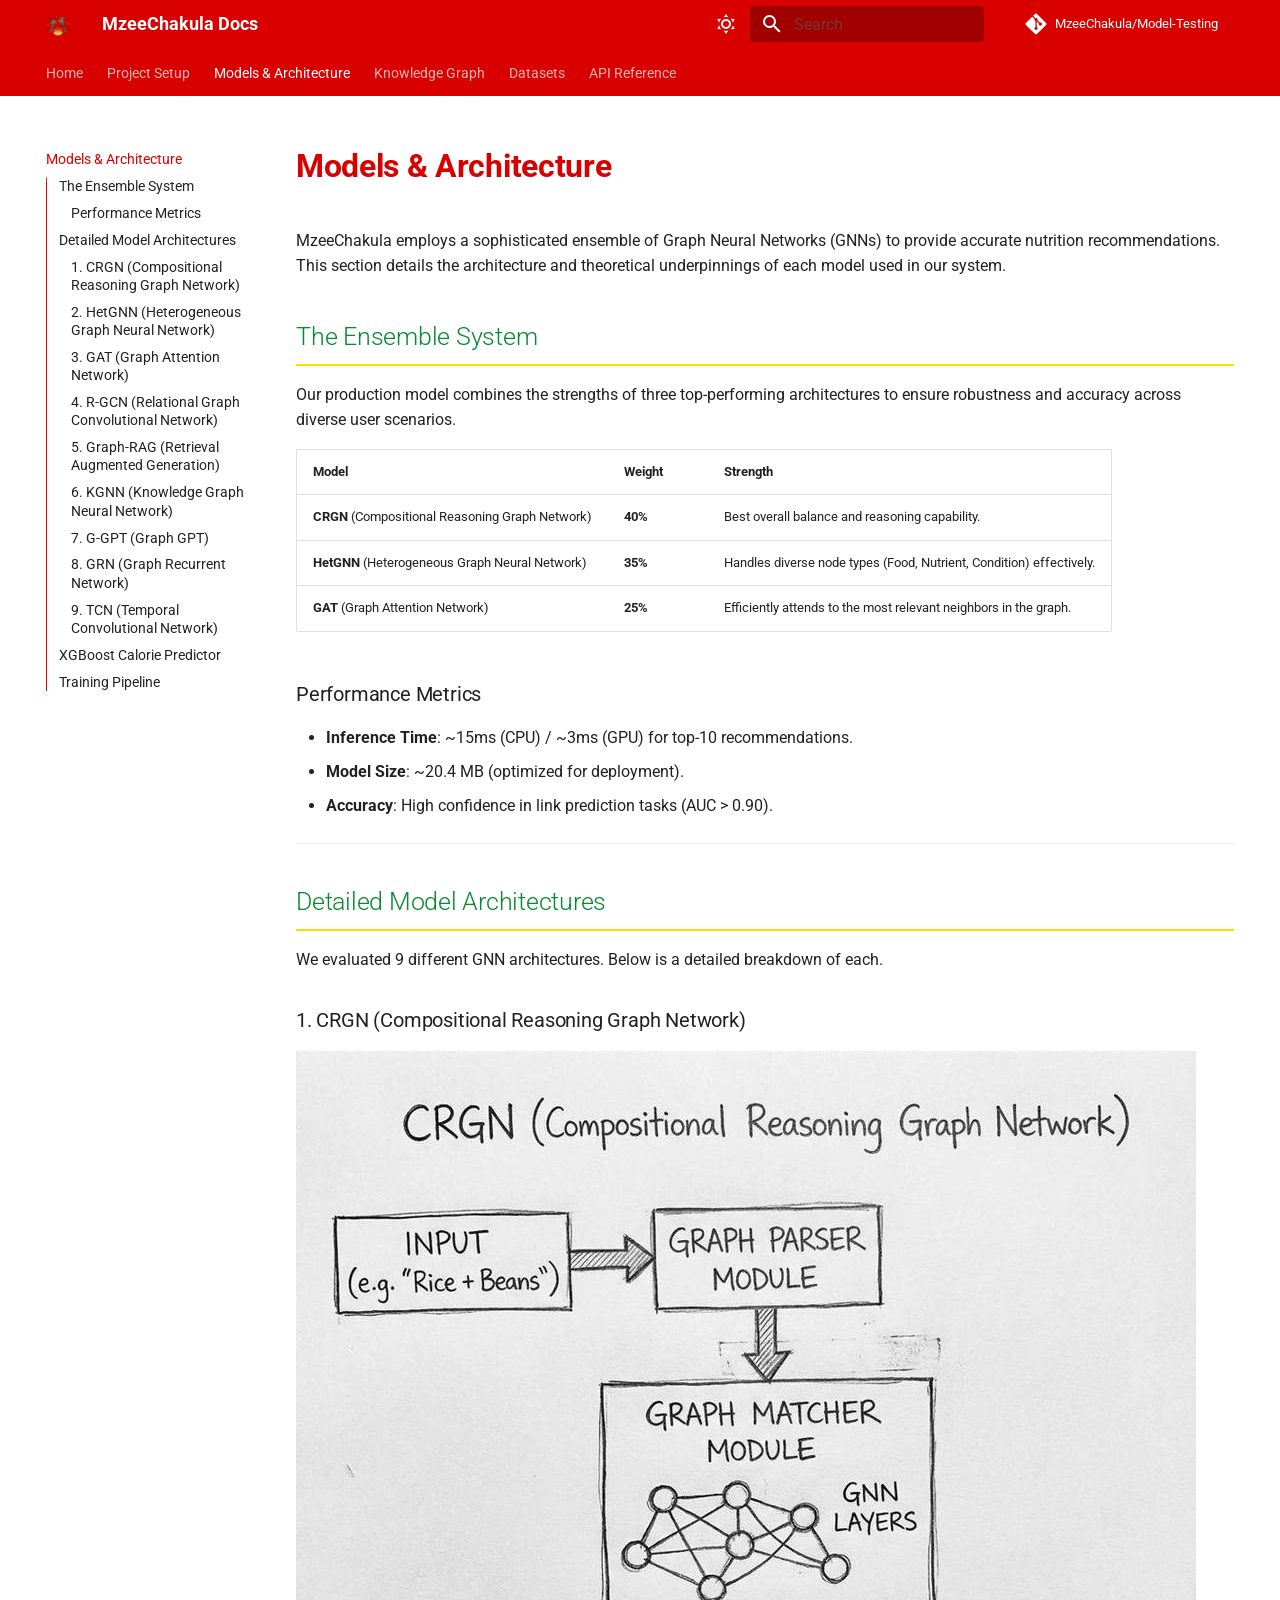
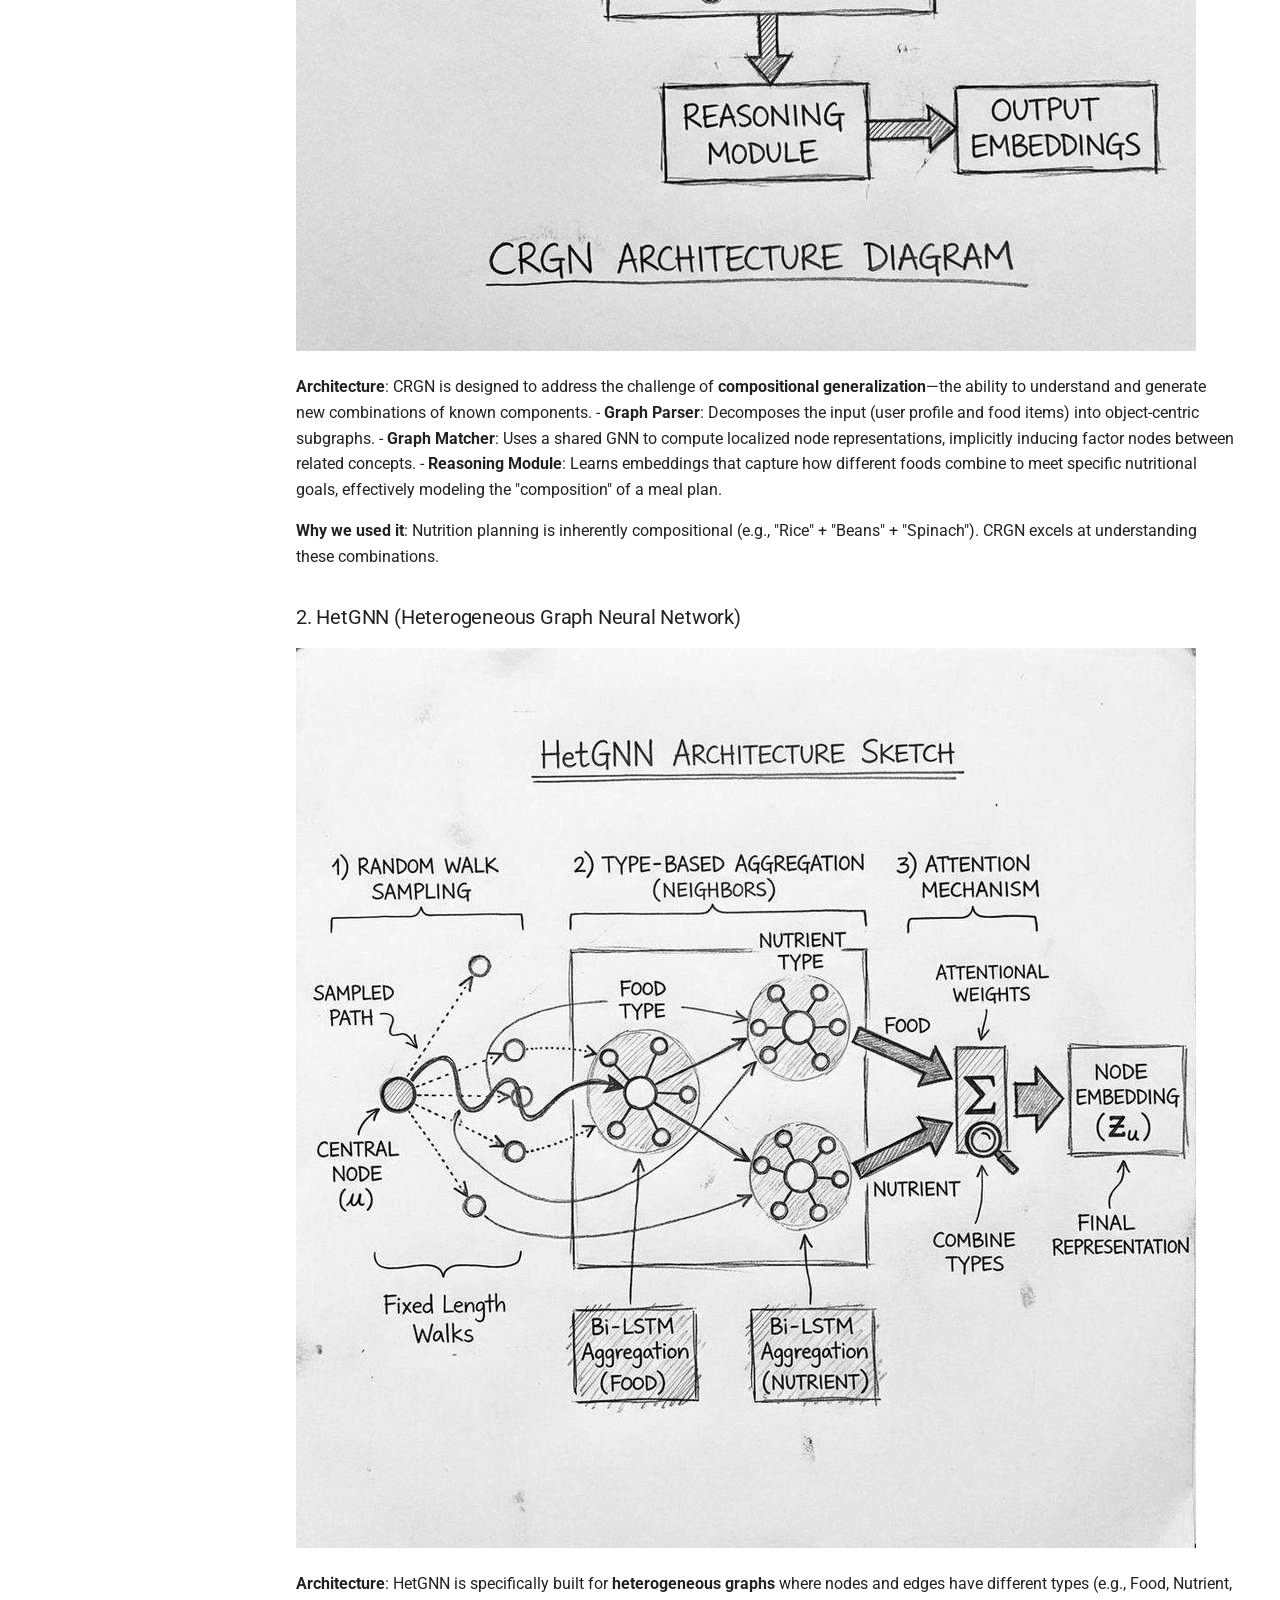
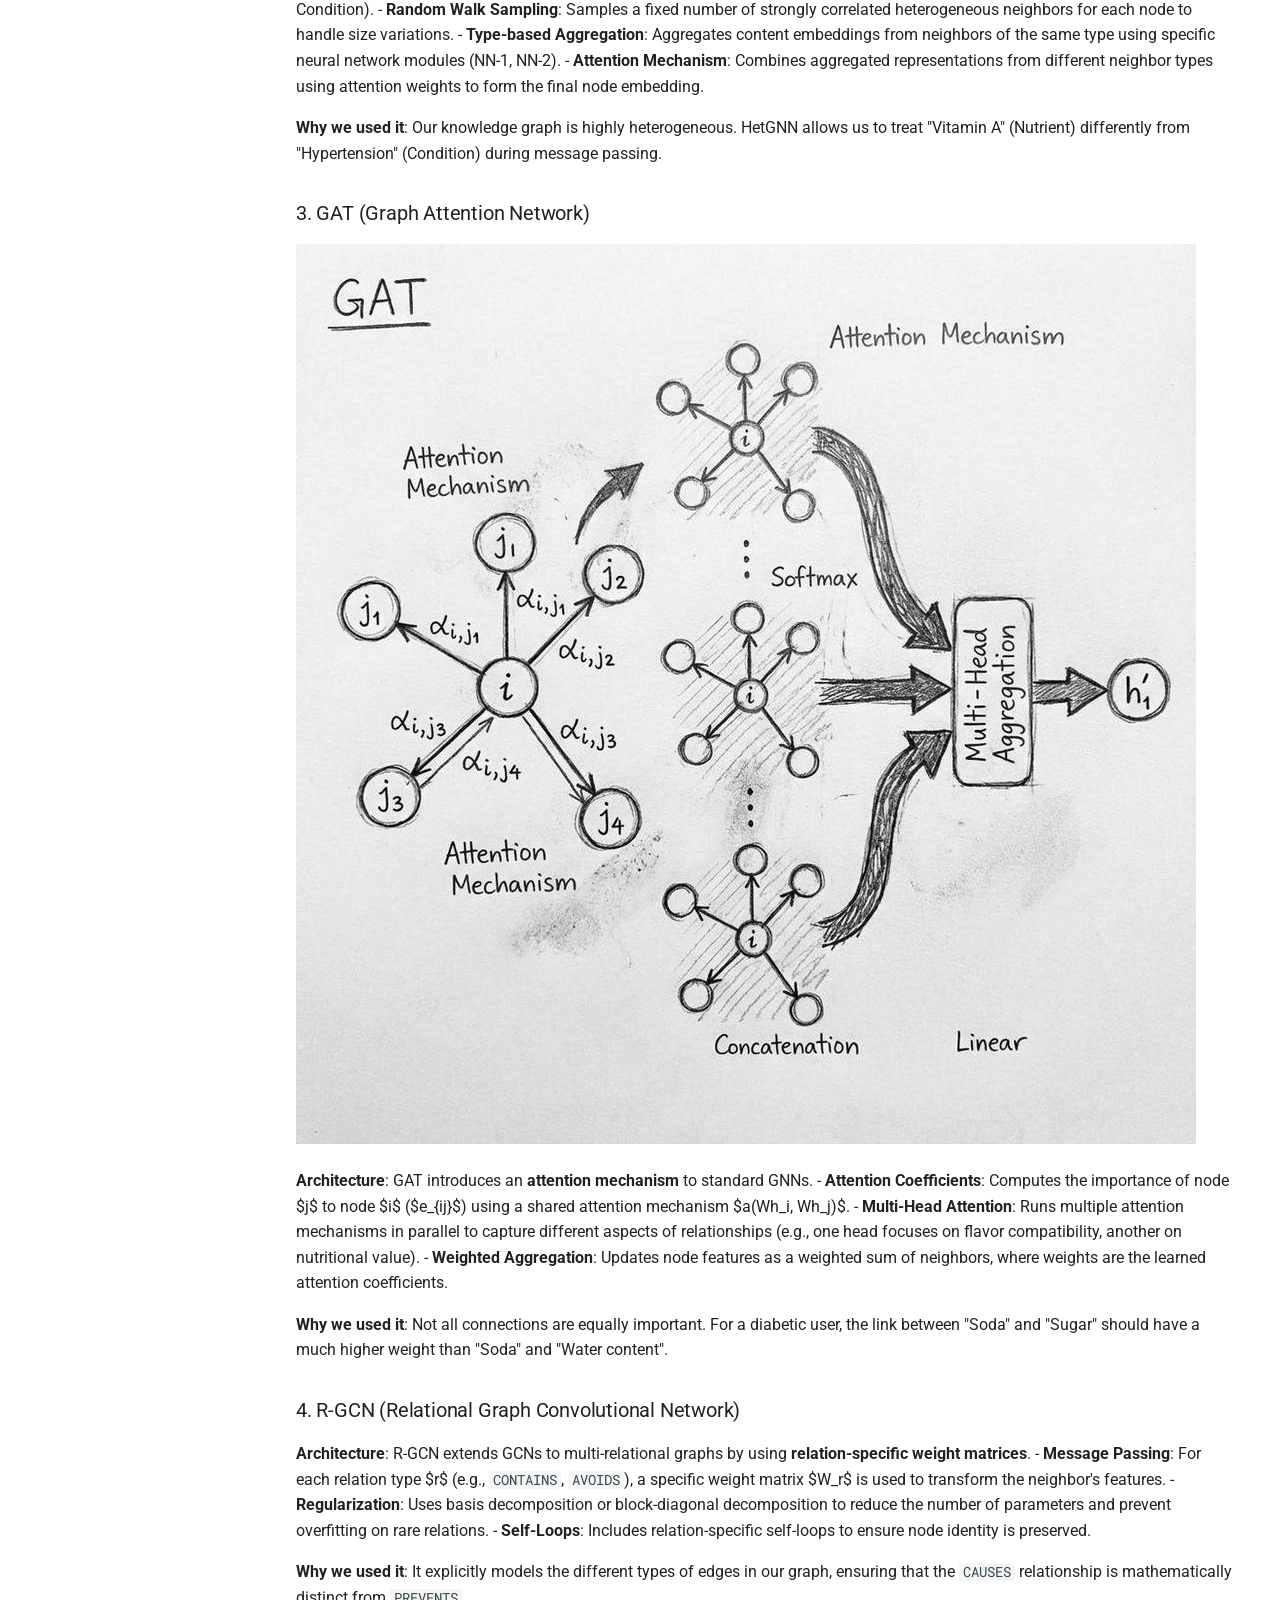
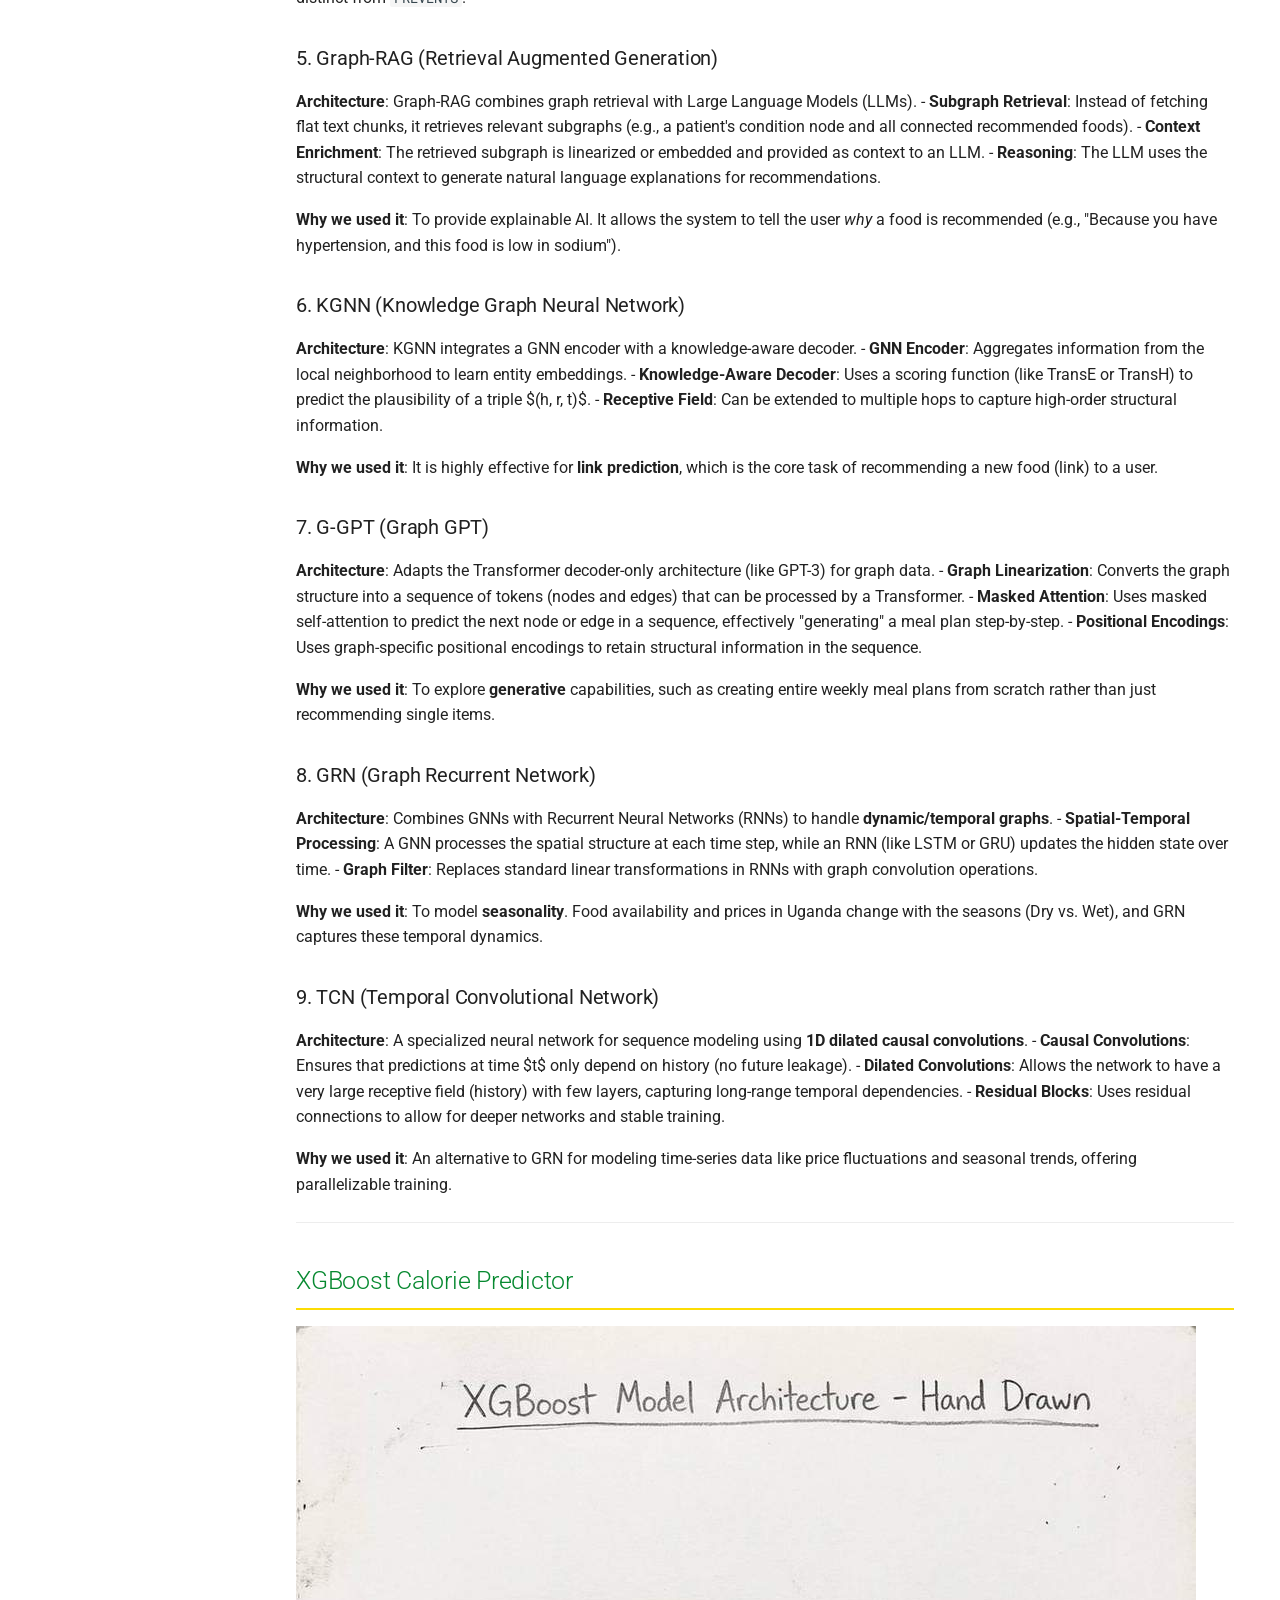
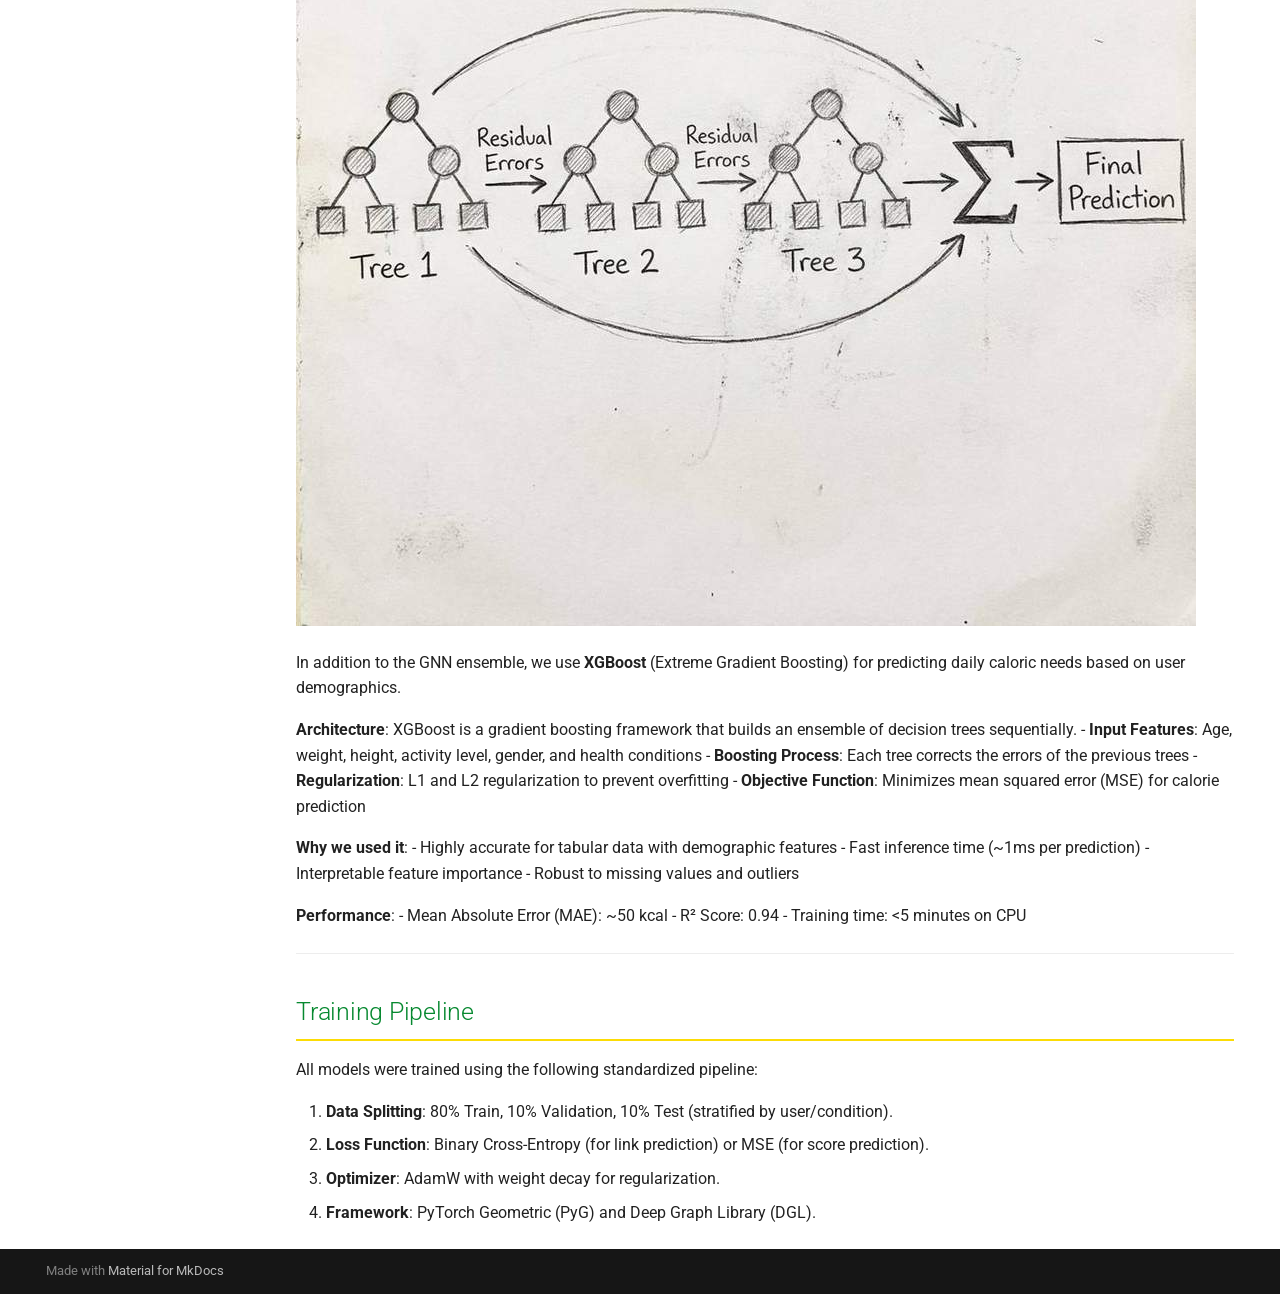
<file: models/index.html>
<!doctype html>
<html lang="en" class="no-js">
  <head>
    
      <meta charset="utf-8">
      <meta name="viewport" content="width=device-width,initial-scale=1">
      
        <meta name="description" content="Documentation for MzeeChakula - AI-powered nutrition planning for the elderly in Uganda.">
      
      
        <meta name="author" content="MzeeChakula Team">
      
      
        <link rel="canonical" href="https://mzeechakula.github.io/documentation/models/">
      
      
        <link rel="prev" href="../setup/">
      
      
        <link rel="next" href="../knowledge_graph/">
      
      
        
      
      
      <link rel="icon" href="../assets/favicon.ico">
      <meta name="generator" content="mkdocs-1.6.1, mkdocs-material-9.7.0">
    
    
      
        <title>Models & Architecture - MzeeChakula Docs</title>
      
    
    
      <link rel="stylesheet" href="../assets/stylesheets/main.618322db.min.css">
      
        
        <link rel="stylesheet" href="../assets/stylesheets/palette.ab4e12ef.min.css">
      
      


    
    
      
    
    
      
        
        
        <link rel="preconnect" href="https://fonts.gstatic.com" crossorigin>
        <link rel="stylesheet" href="https://fonts.googleapis.com/css?family=Roboto:300,300i,400,400i,700,700i%7CRoboto+Mono:400,400i,700,700i&display=fallback">
        <style>:root{--md-text-font:"Roboto";--md-code-font:"Roboto Mono"}</style>
      
    
    
      <link rel="stylesheet" href="../stylesheets/extra.css">
    
    <script>__md_scope=new URL("..",location),__md_hash=e=>[...e].reduce(((e,_)=>(e<<5)-e+_.charCodeAt(0)),0),__md_get=(e,_=localStorage,t=__md_scope)=>JSON.parse(_.getItem(t.pathname+"."+e)),__md_set=(e,_,t=localStorage,a=__md_scope)=>{try{t.setItem(a.pathname+"."+e,JSON.stringify(_))}catch(e){}}</script>
    
      

    
    
  </head>
  
  
    
    
      
    
    
    
    
    <body dir="ltr" data-md-color-scheme="default" data-md-color-primary="custom" data-md-color-accent="custom">
  
    
    <input class="md-toggle" data-md-toggle="drawer" type="checkbox" id="__drawer" autocomplete="off">
    <input class="md-toggle" data-md-toggle="search" type="checkbox" id="__search" autocomplete="off">
    <label class="md-overlay" for="__drawer"></label>
    <div data-md-component="skip">
      
        
        <a href="#models-architecture" class="md-skip">
          Skip to content
        </a>
      
    </div>
    <div data-md-component="announce">
      
    </div>
    
    
      

<header class="md-header" data-md-component="header">
  <nav class="md-header__inner md-grid" aria-label="Header">
    <a href=".." title="MzeeChakula Docs" class="md-header__button md-logo" aria-label="MzeeChakula Docs" data-md-component="logo">
      
  <img src="../assets/logo.svg" alt="logo">

    </a>
    <label class="md-header__button md-icon" for="__drawer">
      
      <svg xmlns="http://www.w3.org/2000/svg" viewBox="0 0 24 24"><path d="M3 6h18v2H3zm0 5h18v2H3zm0 5h18v2H3z"/></svg>
    </label>
    <div class="md-header__title" data-md-component="header-title">
      <div class="md-header__ellipsis">
        <div class="md-header__topic">
          <span class="md-ellipsis">
            MzeeChakula Docs
          </span>
        </div>
        <div class="md-header__topic" data-md-component="header-topic">
          <span class="md-ellipsis">
            
              Models & Architecture
            
          </span>
        </div>
      </div>
    </div>
    
      
        <form class="md-header__option" data-md-component="palette">
  
    
    
    
    <input class="md-option" data-md-color-media="(prefers-color-scheme: light)" data-md-color-scheme="default" data-md-color-primary="custom" data-md-color-accent="custom"  aria-label="Switch to dark mode"  type="radio" name="__palette" id="__palette_0">
    
      <label class="md-header__button md-icon" title="Switch to dark mode" for="__palette_1" hidden>
        <svg xmlns="http://www.w3.org/2000/svg" viewBox="0 0 24 24"><path d="M12 7a5 5 0 0 1 5 5 5 5 0 0 1-5 5 5 5 0 0 1-5-5 5 5 0 0 1 5-5m0 2a3 3 0 0 0-3 3 3 3 0 0 0 3 3 3 3 0 0 0 3-3 3 3 0 0 0-3-3m0-7 2.39 3.42C13.65 5.15 12.84 5 12 5s-1.65.15-2.39.42zM3.34 7l4.16-.35A7.2 7.2 0 0 0 5.94 8.5c-.44.74-.69 1.5-.83 2.29zm.02 10 1.76-3.77a7.131 7.131 0 0 0 2.38 4.14zM20.65 7l-1.77 3.79a7.02 7.02 0 0 0-2.38-4.15zm-.01 10-4.14.36c.59-.51 1.12-1.14 1.54-1.86.42-.73.69-1.5.83-2.29zM12 22l-2.41-3.44c.74.27 1.55.44 2.41.44.82 0 1.63-.17 2.37-.44z"/></svg>
      </label>
    
  
    
    
    
    <input class="md-option" data-md-color-media="(prefers-color-scheme: dark)" data-md-color-scheme="slate" data-md-color-primary="custom" data-md-color-accent="custom"  aria-label="Switch to light mode"  type="radio" name="__palette" id="__palette_1">
    
      <label class="md-header__button md-icon" title="Switch to light mode" for="__palette_0" hidden>
        <svg xmlns="http://www.w3.org/2000/svg" viewBox="0 0 24 24"><path d="m17.75 4.09-2.53 1.94.91 3.06-2.63-1.81-2.63 1.81.91-3.06-2.53-1.94L12.44 4l1.06-3 1.06 3zm3.5 6.91-1.64 1.25.59 1.98-1.7-1.17-1.7 1.17.59-1.98L15.75 11l2.06-.05L18.5 9l.69 1.95zm-2.28 4.95c.83-.08 1.72 1.1 1.19 1.85-.32.45-.66.87-1.08 1.27C15.17 23 8.84 23 4.94 19.07c-3.91-3.9-3.91-10.24 0-14.14.4-.4.82-.76 1.27-1.08.75-.53 1.93.36 1.85 1.19-.27 2.86.69 5.83 2.89 8.02a9.96 9.96 0 0 0 8.02 2.89m-1.64 2.02a12.08 12.08 0 0 1-7.8-3.47c-2.17-2.19-3.33-5-3.49-7.82-2.81 3.14-2.7 7.96.31 10.98 3.02 3.01 7.84 3.12 10.98.31"/></svg>
      </label>
    
  
</form>
      
    
    
      <script>var palette=__md_get("__palette");if(palette&&palette.color){if("(prefers-color-scheme)"===palette.color.media){var media=matchMedia("(prefers-color-scheme: light)"),input=document.querySelector(media.matches?"[data-md-color-media='(prefers-color-scheme: light)']":"[data-md-color-media='(prefers-color-scheme: dark)']");palette.color.media=input.getAttribute("data-md-color-media"),palette.color.scheme=input.getAttribute("data-md-color-scheme"),palette.color.primary=input.getAttribute("data-md-color-primary"),palette.color.accent=input.getAttribute("data-md-color-accent")}for(var[key,value]of Object.entries(palette.color))document.body.setAttribute("data-md-color-"+key,value)}</script>
    
    
    
      
      
        <label class="md-header__button md-icon" for="__search">
          
          <svg xmlns="http://www.w3.org/2000/svg" viewBox="0 0 24 24"><path d="M9.5 3A6.5 6.5 0 0 1 16 9.5c0 1.61-.59 3.09-1.56 4.23l.27.27h.79l5 5-1.5 1.5-5-5v-.79l-.27-.27A6.52 6.52 0 0 1 9.5 16 6.5 6.5 0 0 1 3 9.5 6.5 6.5 0 0 1 9.5 3m0 2C7 5 5 7 5 9.5S7 14 9.5 14 14 12 14 9.5 12 5 9.5 5"/></svg>
        </label>
        <div class="md-search" data-md-component="search" role="dialog">
  <label class="md-search__overlay" for="__search"></label>
  <div class="md-search__inner" role="search">
    <form class="md-search__form" name="search">
      <input type="text" class="md-search__input" name="query" aria-label="Search" placeholder="Search" autocapitalize="off" autocorrect="off" autocomplete="off" spellcheck="false" data-md-component="search-query" required>
      <label class="md-search__icon md-icon" for="__search">
        
        <svg xmlns="http://www.w3.org/2000/svg" viewBox="0 0 24 24"><path d="M9.5 3A6.5 6.5 0 0 1 16 9.5c0 1.61-.59 3.09-1.56 4.23l.27.27h.79l5 5-1.5 1.5-5-5v-.79l-.27-.27A6.52 6.52 0 0 1 9.5 16 6.5 6.5 0 0 1 3 9.5 6.5 6.5 0 0 1 9.5 3m0 2C7 5 5 7 5 9.5S7 14 9.5 14 14 12 14 9.5 12 5 9.5 5"/></svg>
        
        <svg xmlns="http://www.w3.org/2000/svg" viewBox="0 0 24 24"><path d="M20 11v2H8l5.5 5.5-1.42 1.42L4.16 12l7.92-7.92L13.5 5.5 8 11z"/></svg>
      </label>
      <nav class="md-search__options" aria-label="Search">
        
        <button type="reset" class="md-search__icon md-icon" title="Clear" aria-label="Clear" tabindex="-1">
          
          <svg xmlns="http://www.w3.org/2000/svg" viewBox="0 0 24 24"><path d="M19 6.41 17.59 5 12 10.59 6.41 5 5 6.41 10.59 12 5 17.59 6.41 19 12 13.41 17.59 19 19 17.59 13.41 12z"/></svg>
        </button>
      </nav>
      
    </form>
    <div class="md-search__output">
      <div class="md-search__scrollwrap" tabindex="0" data-md-scrollfix>
        <div class="md-search-result" data-md-component="search-result">
          <div class="md-search-result__meta">
            Initializing search
          </div>
          <ol class="md-search-result__list" role="presentation"></ol>
        </div>
      </div>
    </div>
  </div>
</div>
      
    
    
      <div class="md-header__source">
        <a href="https://github.com/MzeeChakula/Model-Testing" title="Go to repository" class="md-source" data-md-component="source">
  <div class="md-source__icon md-icon">
    
    <svg xmlns="http://www.w3.org/2000/svg" viewBox="0 0 448 512"><!--! Font Awesome Free 7.1.0 by @fontawesome - https://fontawesome.com License - https://fontawesome.com/license/free (Icons: CC BY 4.0, Fonts: SIL OFL 1.1, Code: MIT License) Copyright 2025 Fonticons, Inc.--><path d="M439.6 236.1 244 40.5c-5.4-5.5-12.8-8.5-20.4-8.5s-15 3-20.4 8.4L162.5 81l51.5 51.5c27.1-9.1 52.7 16.8 43.4 43.7l49.7 49.7c34.2-11.8 61.2 31 35.5 56.7-26.5 26.5-70.2-2.9-56-37.3L240.3 199v121.9c25.3 12.5 22.3 41.8 9.1 55-6.4 6.4-15.2 10.1-24.3 10.1s-17.8-3.6-24.3-10.1c-17.6-17.6-11.1-46.9 11.2-56v-123c-20.8-8.5-24.6-30.7-18.6-45L142.6 101 8.5 235.1C3 240.6 0 247.9 0 255.5s3 15 8.5 20.4l195.6 195.7c5.4 5.4 12.7 8.4 20.4 8.4s15-3 20.4-8.4l194.7-194.7c5.4-5.4 8.4-12.8 8.4-20.4s-3-15-8.4-20.4"/></svg>
  </div>
  <div class="md-source__repository">
    MzeeChakula/Model-Testing
  </div>
</a>
      </div>
    
  </nav>
  
</header>
    
    <div class="md-container" data-md-component="container">
      
      
        
          
            
<nav class="md-tabs" aria-label="Tabs" data-md-component="tabs">
  <div class="md-grid">
    <ul class="md-tabs__list">
      
        
  
  
  
  
    <li class="md-tabs__item">
      <a href=".." class="md-tabs__link">
        
  
  
    
  
  Home

      </a>
    </li>
  

      
        
  
  
  
  
    <li class="md-tabs__item">
      <a href="../setup/" class="md-tabs__link">
        
  
  
    
  
  Project Setup

      </a>
    </li>
  

      
        
  
  
  
    
  
  
    <li class="md-tabs__item md-tabs__item--active">
      <a href="./" class="md-tabs__link">
        
  
  
    
  
  Models & Architecture

      </a>
    </li>
  

      
        
  
  
  
  
    <li class="md-tabs__item">
      <a href="../knowledge_graph/" class="md-tabs__link">
        
  
  
    
  
  Knowledge Graph

      </a>
    </li>
  

      
        
  
  
  
  
    <li class="md-tabs__item">
      <a href="../datasets/" class="md-tabs__link">
        
  
  
    
  
  Datasets

      </a>
    </li>
  

      
        
  
  
  
  
    
    
      <li class="md-tabs__item">
        <a href="https://mzeechakula-backend.onrender.com/docs" class="md-tabs__link">
          
  
  
  API Reference

        </a>
      </li>
    
  

      
    </ul>
  </div>
</nav>
          
        
      
      <main class="md-main" data-md-component="main">
        <div class="md-main__inner md-grid">
          
            
              
              <div class="md-sidebar md-sidebar--primary" data-md-component="sidebar" data-md-type="navigation" >
                <div class="md-sidebar__scrollwrap">
                  <div class="md-sidebar__inner">
                    


  


  

<nav class="md-nav md-nav--primary md-nav--lifted md-nav--integrated" aria-label="Navigation" data-md-level="0">
  <label class="md-nav__title" for="__drawer">
    <a href=".." title="MzeeChakula Docs" class="md-nav__button md-logo" aria-label="MzeeChakula Docs" data-md-component="logo">
      
  <img src="../assets/logo.svg" alt="logo">

    </a>
    MzeeChakula Docs
  </label>
  
    <div class="md-nav__source">
      <a href="https://github.com/MzeeChakula/Model-Testing" title="Go to repository" class="md-source" data-md-component="source">
  <div class="md-source__icon md-icon">
    
    <svg xmlns="http://www.w3.org/2000/svg" viewBox="0 0 448 512"><!--! Font Awesome Free 7.1.0 by @fontawesome - https://fontawesome.com License - https://fontawesome.com/license/free (Icons: CC BY 4.0, Fonts: SIL OFL 1.1, Code: MIT License) Copyright 2025 Fonticons, Inc.--><path d="M439.6 236.1 244 40.5c-5.4-5.5-12.8-8.5-20.4-8.5s-15 3-20.4 8.4L162.5 81l51.5 51.5c27.1-9.1 52.7 16.8 43.4 43.7l49.7 49.7c34.2-11.8 61.2 31 35.5 56.7-26.5 26.5-70.2-2.9-56-37.3L240.3 199v121.9c25.3 12.5 22.3 41.8 9.1 55-6.4 6.4-15.2 10.1-24.3 10.1s-17.8-3.6-24.3-10.1c-17.6-17.6-11.1-46.9 11.2-56v-123c-20.8-8.5-24.6-30.7-18.6-45L142.6 101 8.5 235.1C3 240.6 0 247.9 0 255.5s3 15 8.5 20.4l195.6 195.7c5.4 5.4 12.7 8.4 20.4 8.4s15-3 20.4-8.4l194.7-194.7c5.4-5.4 8.4-12.8 8.4-20.4s-3-15-8.4-20.4"/></svg>
  </div>
  <div class="md-source__repository">
    MzeeChakula/Model-Testing
  </div>
</a>
    </div>
  
  <ul class="md-nav__list" data-md-scrollfix>
    
      
      
  
  
  
  
    <li class="md-nav__item">
      <a href=".." class="md-nav__link">
        
  
  
  <span class="md-ellipsis">
    
  
    Home
  

    
  </span>
  
  

      </a>
    </li>
  

    
      
      
  
  
  
  
    <li class="md-nav__item">
      <a href="../setup/" class="md-nav__link">
        
  
  
  <span class="md-ellipsis">
    
  
    Project Setup
  

    
  </span>
  
  

      </a>
    </li>
  

    
      
      
  
  
    
  
  
  
    <li class="md-nav__item md-nav__item--active">
      
      <input class="md-nav__toggle md-toggle" type="checkbox" id="__toc">
      
      
        
      
      
        <label class="md-nav__link md-nav__link--active" for="__toc">
          
  
  
  <span class="md-ellipsis">
    
  
    Models & Architecture
  

    
  </span>
  
  

          <span class="md-nav__icon md-icon"></span>
        </label>
      
      <a href="./" class="md-nav__link md-nav__link--active">
        
  
  
  <span class="md-ellipsis">
    
  
    Models & Architecture
  

    
  </span>
  
  

      </a>
      
        

<nav class="md-nav md-nav--secondary" aria-label="Table of contents">
  
  
  
    
  
  
    <label class="md-nav__title" for="__toc">
      <span class="md-nav__icon md-icon"></span>
      Table of contents
    </label>
    <ul class="md-nav__list" data-md-component="toc" data-md-scrollfix>
      
        <li class="md-nav__item">
  <a href="#the-ensemble-system" class="md-nav__link">
    <span class="md-ellipsis">
      
        The Ensemble System
      
    </span>
  </a>
  
    <nav class="md-nav" aria-label="The Ensemble System">
      <ul class="md-nav__list">
        
          <li class="md-nav__item">
  <a href="#performance-metrics" class="md-nav__link">
    <span class="md-ellipsis">
      
        Performance Metrics
      
    </span>
  </a>
  
</li>
        
      </ul>
    </nav>
  
</li>
      
        <li class="md-nav__item">
  <a href="#detailed-model-architectures" class="md-nav__link">
    <span class="md-ellipsis">
      
        Detailed Model Architectures
      
    </span>
  </a>
  
    <nav class="md-nav" aria-label="Detailed Model Architectures">
      <ul class="md-nav__list">
        
          <li class="md-nav__item">
  <a href="#1-crgn-compositional-reasoning-graph-network" class="md-nav__link">
    <span class="md-ellipsis">
      
        1. CRGN (Compositional Reasoning Graph Network)
      
    </span>
  </a>
  
</li>
        
          <li class="md-nav__item">
  <a href="#2-hetgnn-heterogeneous-graph-neural-network" class="md-nav__link">
    <span class="md-ellipsis">
      
        2. HetGNN (Heterogeneous Graph Neural Network)
      
    </span>
  </a>
  
</li>
        
          <li class="md-nav__item">
  <a href="#3-gat-graph-attention-network" class="md-nav__link">
    <span class="md-ellipsis">
      
        3. GAT (Graph Attention Network)
      
    </span>
  </a>
  
</li>
        
          <li class="md-nav__item">
  <a href="#4-r-gcn-relational-graph-convolutional-network" class="md-nav__link">
    <span class="md-ellipsis">
      
        4. R-GCN (Relational Graph Convolutional Network)
      
    </span>
  </a>
  
</li>
        
          <li class="md-nav__item">
  <a href="#5-graph-rag-retrieval-augmented-generation" class="md-nav__link">
    <span class="md-ellipsis">
      
        5. Graph-RAG (Retrieval Augmented Generation)
      
    </span>
  </a>
  
</li>
        
          <li class="md-nav__item">
  <a href="#6-kgnn-knowledge-graph-neural-network" class="md-nav__link">
    <span class="md-ellipsis">
      
        6. KGNN (Knowledge Graph Neural Network)
      
    </span>
  </a>
  
</li>
        
          <li class="md-nav__item">
  <a href="#7-g-gpt-graph-gpt" class="md-nav__link">
    <span class="md-ellipsis">
      
        7. G-GPT (Graph GPT)
      
    </span>
  </a>
  
</li>
        
          <li class="md-nav__item">
  <a href="#8-grn-graph-recurrent-network" class="md-nav__link">
    <span class="md-ellipsis">
      
        8. GRN (Graph Recurrent Network)
      
    </span>
  </a>
  
</li>
        
          <li class="md-nav__item">
  <a href="#9-tcn-temporal-convolutional-network" class="md-nav__link">
    <span class="md-ellipsis">
      
        9. TCN (Temporal Convolutional Network)
      
    </span>
  </a>
  
</li>
        
      </ul>
    </nav>
  
</li>
      
        <li class="md-nav__item">
  <a href="#xgboost-calorie-predictor" class="md-nav__link">
    <span class="md-ellipsis">
      
        XGBoost Calorie Predictor
      
    </span>
  </a>
  
</li>
      
        <li class="md-nav__item">
  <a href="#training-pipeline" class="md-nav__link">
    <span class="md-ellipsis">
      
        Training Pipeline
      
    </span>
  </a>
  
</li>
      
    </ul>
  
</nav>
      
    </li>
  

    
      
      
  
  
  
  
    <li class="md-nav__item">
      <a href="../knowledge_graph/" class="md-nav__link">
        
  
  
  <span class="md-ellipsis">
    
  
    Knowledge Graph
  

    
  </span>
  
  

      </a>
    </li>
  

    
      
      
  
  
  
  
    <li class="md-nav__item">
      <a href="../datasets/" class="md-nav__link">
        
  
  
  <span class="md-ellipsis">
    
  
    Datasets
  

    
  </span>
  
  

      </a>
    </li>
  

    
      
      
  
  
  
  
    
    
    
    
      
      
        
      
    
    
    <li class="md-nav__item md-nav__item--nested">
      
        
        
          
        
        <input class="md-nav__toggle md-toggle md-toggle--indeterminate" type="checkbox" id="__nav_6" >
        
          
          <label class="md-nav__link" for="__nav_6" id="__nav_6_label" tabindex="0">
            
  
  
  <span class="md-ellipsis">
    
  
    API Reference
  

    
  </span>
  
  

            <span class="md-nav__icon md-icon"></span>
          </label>
        
        <nav class="md-nav" data-md-level="1" aria-labelledby="__nav_6_label" aria-expanded="false">
          <label class="md-nav__title" for="__nav_6">
            <span class="md-nav__icon md-icon"></span>
            
  
    API Reference
  

          </label>
          <ul class="md-nav__list" data-md-scrollfix>
            
              
                
  
  
  
  
    <li class="md-nav__item">
      <a href="https://mzeechakula-backend.onrender.com/docs" class="md-nav__link">
        
  
  
  <span class="md-ellipsis">
    
  
    Backend API
  

    
  </span>
  
  

      </a>
    </li>
  

              
            
          </ul>
        </nav>
      
    </li>
  

    
  </ul>
</nav>
                  </div>
                </div>
              </div>
            
            
          
          
            <div class="md-content" data-md-component="content">
              
              <article class="md-content__inner md-typeset">
                
                  


  
  


<h1 id="models-architecture">Models &amp; Architecture</h1>
<p>MzeeChakula employs a sophisticated ensemble of Graph Neural Networks (GNNs) to provide accurate nutrition recommendations. This section details the architecture and theoretical underpinnings of each model used in our system.</p>
<h2 id="the-ensemble-system">The Ensemble System</h2>
<p>Our production model combines the strengths of three top-performing architectures to ensure robustness and accuracy across diverse user scenarios.</p>
<table>
<thead>
<tr>
<th style="text-align: left;">Model</th>
<th style="text-align: left;">Weight</th>
<th style="text-align: left;">Strength</th>
</tr>
</thead>
<tbody>
<tr>
<td style="text-align: left;"><strong>CRGN</strong> (Compositional Reasoning Graph Network)</td>
<td style="text-align: left;"><strong>40%</strong></td>
<td style="text-align: left;">Best overall balance and reasoning capability.</td>
</tr>
<tr>
<td style="text-align: left;"><strong>HetGNN</strong> (Heterogeneous Graph Neural Network)</td>
<td style="text-align: left;"><strong>35%</strong></td>
<td style="text-align: left;">Handles diverse node types (Food, Nutrient, Condition) effectively.</td>
</tr>
<tr>
<td style="text-align: left;"><strong>GAT</strong> (Graph Attention Network)</td>
<td style="text-align: left;"><strong>25%</strong></td>
<td style="text-align: left;">Efficiently attends to the most relevant neighbors in the graph.</td>
</tr>
</tbody>
</table>
<h3 id="performance-metrics">Performance Metrics</h3>
<ul>
<li><strong>Inference Time</strong>: ~15ms (CPU) / ~3ms (GPU) for top-10 recommendations.</li>
<li><strong>Model Size</strong>: ~20.4 MB (optimized for deployment).</li>
<li><strong>Accuracy</strong>: High confidence in link prediction tasks (AUC &gt; 0.90).</li>
</ul>
<hr />
<h2 id="detailed-model-architectures">Detailed Model Architectures</h2>
<p>We evaluated 9 different GNN architectures. Below is a detailed breakdown of each.</p>
<h3 id="1-crgn-compositional-reasoning-graph-network">1. CRGN (Compositional Reasoning Graph Network)</h3>
<p><img alt="CRGN Architecture" src="../assets/crgn_architecture.jpg" /></p>
<p><strong>Architecture</strong>:
CRGN is designed to address the challenge of <strong>compositional generalization</strong>—the ability to understand and generate new combinations of known components.
-   <strong>Graph Parser</strong>: Decomposes the input (user profile and food items) into object-centric subgraphs.
-   <strong>Graph Matcher</strong>: Uses a shared GNN to compute localized node representations, implicitly inducing factor nodes between related concepts.
-   <strong>Reasoning Module</strong>: Learns embeddings that capture how different foods combine to meet specific nutritional goals, effectively modeling the "composition" of a meal plan.</p>
<p><strong>Why we used it</strong>: Nutrition planning is inherently compositional (e.g., "Rice" + "Beans" + "Spinach"). CRGN excels at understanding these combinations.</p>
<h3 id="2-hetgnn-heterogeneous-graph-neural-network">2. HetGNN (Heterogeneous Graph Neural Network)</h3>
<p><img alt="HetGNN Architecture" src="../assets/hetgnn_architecture.jpg" /></p>
<p><strong>Architecture</strong>:
HetGNN is specifically built for <strong>heterogeneous graphs</strong> where nodes and edges have different types (e.g., Food, Nutrient, Condition).
-   <strong>Random Walk Sampling</strong>: Samples a fixed number of strongly correlated heterogeneous neighbors for each node to handle size variations.
-   <strong>Type-based Aggregation</strong>: Aggregates content embeddings from neighbors of the same type using specific neural network modules (NN-1, NN-2).
-   <strong>Attention Mechanism</strong>: Combines aggregated representations from different neighbor types using attention weights to form the final node embedding.</p>
<p><strong>Why we used it</strong>: Our knowledge graph is highly heterogeneous. HetGNN allows us to treat "Vitamin A" (Nutrient) differently from "Hypertension" (Condition) during message passing.</p>
<h3 id="3-gat-graph-attention-network">3. GAT (Graph Attention Network)</h3>
<p><img alt="GAT Architecture" src="../assets/gat_architecture.jpg" /></p>
<p><strong>Architecture</strong>:
GAT introduces an <strong>attention mechanism</strong> to standard GNNs.
-   <strong>Attention Coefficients</strong>: Computes the importance of node $j$ to node $i$ ($e_{ij}$) using a shared attention mechanism $a(Wh_i, Wh_j)$.
-   <strong>Multi-Head Attention</strong>: Runs multiple attention mechanisms in parallel to capture different aspects of relationships (e.g., one head focuses on flavor compatibility, another on nutritional value).
-   <strong>Weighted Aggregation</strong>: Updates node features as a weighted sum of neighbors, where weights are the learned attention coefficients.</p>
<p><strong>Why we used it</strong>: Not all connections are equally important. For a diabetic user, the link between "Soda" and "Sugar" should have a much higher weight than "Soda" and "Water content".</p>
<h3 id="4-r-gcn-relational-graph-convolutional-network">4. R-GCN (Relational Graph Convolutional Network)</h3>
<p><strong>Architecture</strong>:
R-GCN extends GCNs to multi-relational graphs by using <strong>relation-specific weight matrices</strong>.
-   <strong>Message Passing</strong>: For each relation type $r$ (e.g., <code>CONTAINS</code>, <code>AVOIDS</code>), a specific weight matrix $W_r$ is used to transform the neighbor's features.
-   <strong>Regularization</strong>: Uses basis decomposition or block-diagonal decomposition to reduce the number of parameters and prevent overfitting on rare relations.
-   <strong>Self-Loops</strong>: Includes relation-specific self-loops to ensure node identity is preserved.</p>
<p><strong>Why we used it</strong>: It explicitly models the different types of edges in our graph, ensuring that the <code>CAUSES</code> relationship is mathematically distinct from <code>PREVENTS</code>.</p>
<h3 id="5-graph-rag-retrieval-augmented-generation">5. Graph-RAG (Retrieval Augmented Generation)</h3>
<p><strong>Architecture</strong>:
Graph-RAG combines graph retrieval with Large Language Models (LLMs).
-   <strong>Subgraph Retrieval</strong>: Instead of fetching flat text chunks, it retrieves relevant subgraphs (e.g., a patient's condition node and all connected recommended foods).
-   <strong>Context Enrichment</strong>: The retrieved subgraph is linearized or embedded and provided as context to an LLM.
-   <strong>Reasoning</strong>: The LLM uses the structural context to generate natural language explanations for recommendations.</p>
<p><strong>Why we used it</strong>: To provide explainable AI. It allows the system to tell the user <em>why</em> a food is recommended (e.g., "Because you have hypertension, and this food is low in sodium").</p>
<h3 id="6-kgnn-knowledge-graph-neural-network">6. KGNN (Knowledge Graph Neural Network)</h3>
<p><strong>Architecture</strong>:
KGNN integrates a GNN encoder with a knowledge-aware decoder.
-   <strong>GNN Encoder</strong>: Aggregates information from the local neighborhood to learn entity embeddings.
-   <strong>Knowledge-Aware Decoder</strong>: Uses a scoring function (like TransE or TransH) to predict the plausibility of a triple $(h, r, t)$.
-   <strong>Receptive Field</strong>: Can be extended to multiple hops to capture high-order structural information.</p>
<p><strong>Why we used it</strong>: It is highly effective for <strong>link prediction</strong>, which is the core task of recommending a new food (link) to a user.</p>
<h3 id="7-g-gpt-graph-gpt">7. G-GPT (Graph GPT)</h3>
<p><strong>Architecture</strong>:
Adapts the Transformer decoder-only architecture (like GPT-3) for graph data.
-   <strong>Graph Linearization</strong>: Converts the graph structure into a sequence of tokens (nodes and edges) that can be processed by a Transformer.
-   <strong>Masked Attention</strong>: Uses masked self-attention to predict the next node or edge in a sequence, effectively "generating" a meal plan step-by-step.
-   <strong>Positional Encodings</strong>: Uses graph-specific positional encodings to retain structural information in the sequence.</p>
<p><strong>Why we used it</strong>: To explore <strong>generative</strong> capabilities, such as creating entire weekly meal plans from scratch rather than just recommending single items.</p>
<h3 id="8-grn-graph-recurrent-network">8. GRN (Graph Recurrent Network)</h3>
<p><strong>Architecture</strong>:
Combines GNNs with Recurrent Neural Networks (RNNs) to handle <strong>dynamic/temporal graphs</strong>.
-   <strong>Spatial-Temporal Processing</strong>: A GNN processes the spatial structure at each time step, while an RNN (like LSTM or GRU) updates the hidden state over time.
-   <strong>Graph Filter</strong>: Replaces standard linear transformations in RNNs with graph convolution operations.</p>
<p><strong>Why we used it</strong>: To model <strong>seasonality</strong>. Food availability and prices in Uganda change with the seasons (Dry vs. Wet), and GRN captures these temporal dynamics.</p>
<h3 id="9-tcn-temporal-convolutional-network">9. TCN (Temporal Convolutional Network)</h3>
<p><strong>Architecture</strong>:
A specialized neural network for sequence modeling using <strong>1D dilated causal convolutions</strong>.
-   <strong>Causal Convolutions</strong>: Ensures that predictions at time $t$ only depend on history (no future leakage).
-   <strong>Dilated Convolutions</strong>: Allows the network to have a very large receptive field (history) with few layers, capturing long-range temporal dependencies.
-   <strong>Residual Blocks</strong>: Uses residual connections to allow for deeper networks and stable training.</p>
<p><strong>Why we used it</strong>: An alternative to GRN for modeling time-series data like price fluctuations and seasonal trends, offering parallelizable training.</p>
<hr />
<h2 id="xgboost-calorie-predictor">XGBoost Calorie Predictor</h2>
<p><img alt="XGBoost Architecture" src="../assets/xgboost_architecture.jpg" /></p>
<p>In addition to the GNN ensemble, we use <strong>XGBoost</strong> (Extreme Gradient Boosting) for predicting daily caloric needs based on user demographics.</p>
<p><strong>Architecture</strong>:
XGBoost is a gradient boosting framework that builds an ensemble of decision trees sequentially.
-   <strong>Input Features</strong>: Age, weight, height, activity level, gender, and health conditions
-   <strong>Boosting Process</strong>: Each tree corrects the errors of the previous trees
-   <strong>Regularization</strong>: L1 and L2 regularization to prevent overfitting
-   <strong>Objective Function</strong>: Minimizes mean squared error (MSE) for calorie prediction</p>
<p><strong>Why we used it</strong>: 
- Highly accurate for tabular data with demographic features
- Fast inference time (~1ms per prediction)
- Interpretable feature importance
- Robust to missing values and outliers</p>
<p><strong>Performance</strong>:
- Mean Absolute Error (MAE): ~50 kcal
- R² Score: 0.94
- Training time: &lt;5 minutes on CPU</p>
<hr />
<h2 id="training-pipeline">Training Pipeline</h2>
<p>All models were trained using the following standardized pipeline:</p>
<ol>
<li><strong>Data Splitting</strong>: 80% Train, 10% Validation, 10% Test (stratified by user/condition).</li>
<li><strong>Loss Function</strong>: Binary Cross-Entropy (for link prediction) or MSE (for score prediction).</li>
<li><strong>Optimizer</strong>: AdamW with weight decay for regularization.</li>
<li><strong>Framework</strong>: PyTorch Geometric (PyG) and Deep Graph Library (DGL).</li>
</ol>












                
              </article>
            </div>
          
          
<script>var target=document.getElementById(location.hash.slice(1));target&&target.name&&(target.checked=target.name.startsWith("__tabbed_"))</script>
        </div>
        
      </main>
      
        <footer class="md-footer">
  
  <div class="md-footer-meta md-typeset">
    <div class="md-footer-meta__inner md-grid">
      <div class="md-copyright">
  
  
    Made with
    <a href="https://squidfunk.github.io/mkdocs-material/" target="_blank" rel="noopener">
      Material for MkDocs
    </a>
  
</div>
      
    </div>
  </div>
</footer>
      
    </div>
    <div class="md-dialog" data-md-component="dialog">
      <div class="md-dialog__inner md-typeset"></div>
    </div>
    
    
    
      
      
      <script id="__config" type="application/json">{"annotate": null, "base": "..", "features": ["navigation.tabs", "navigation.sections", "navigation.expand", "toc.integrate", "content.code.copy"], "search": "../assets/javascripts/workers/search.7a47a382.min.js", "tags": null, "translations": {"clipboard.copied": "Copied to clipboard", "clipboard.copy": "Copy to clipboard", "search.result.more.one": "1 more on this page", "search.result.more.other": "# more on this page", "search.result.none": "No matching documents", "search.result.one": "1 matching document", "search.result.other": "# matching documents", "search.result.placeholder": "Type to start searching", "search.result.term.missing": "Missing", "select.version": "Select version"}, "version": null}</script>
    
    
      <script src="../assets/javascripts/bundle.e71a0d61.min.js"></script>
      
    
  </body>
</html>
</file>
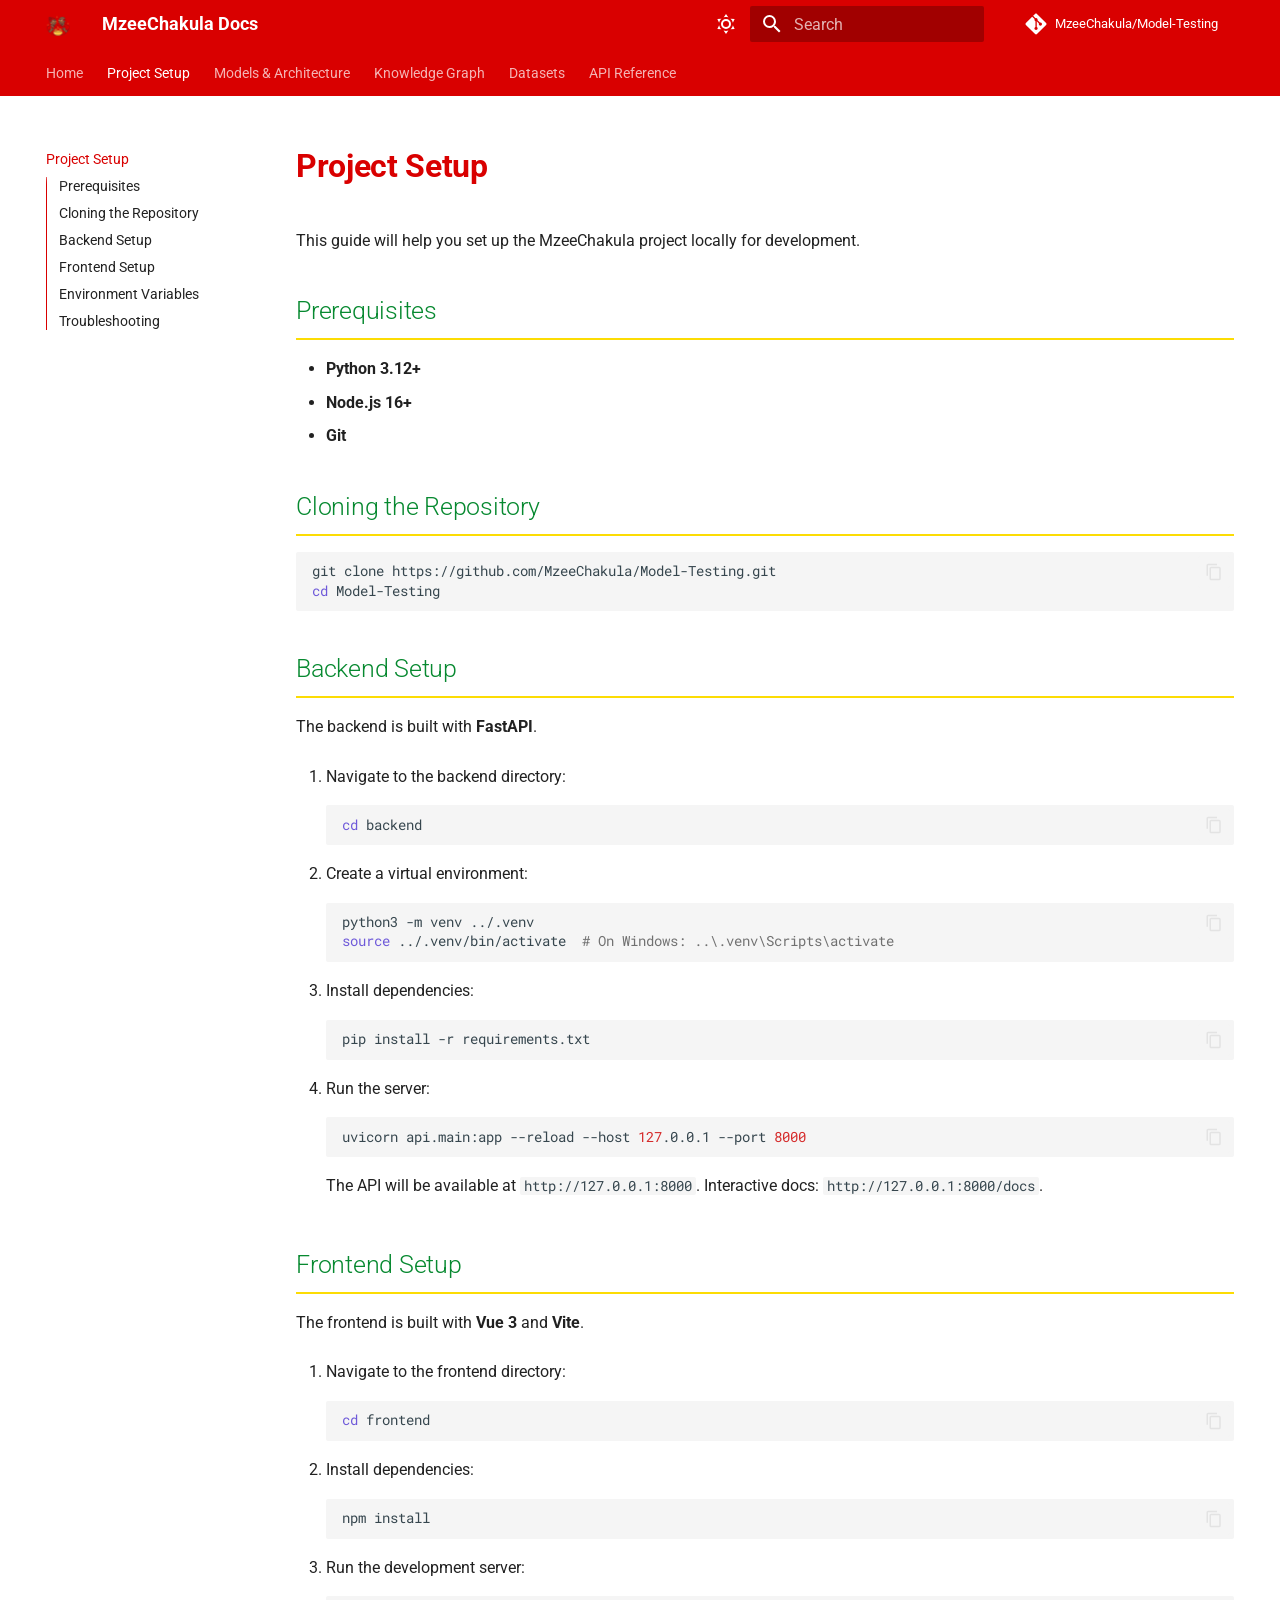
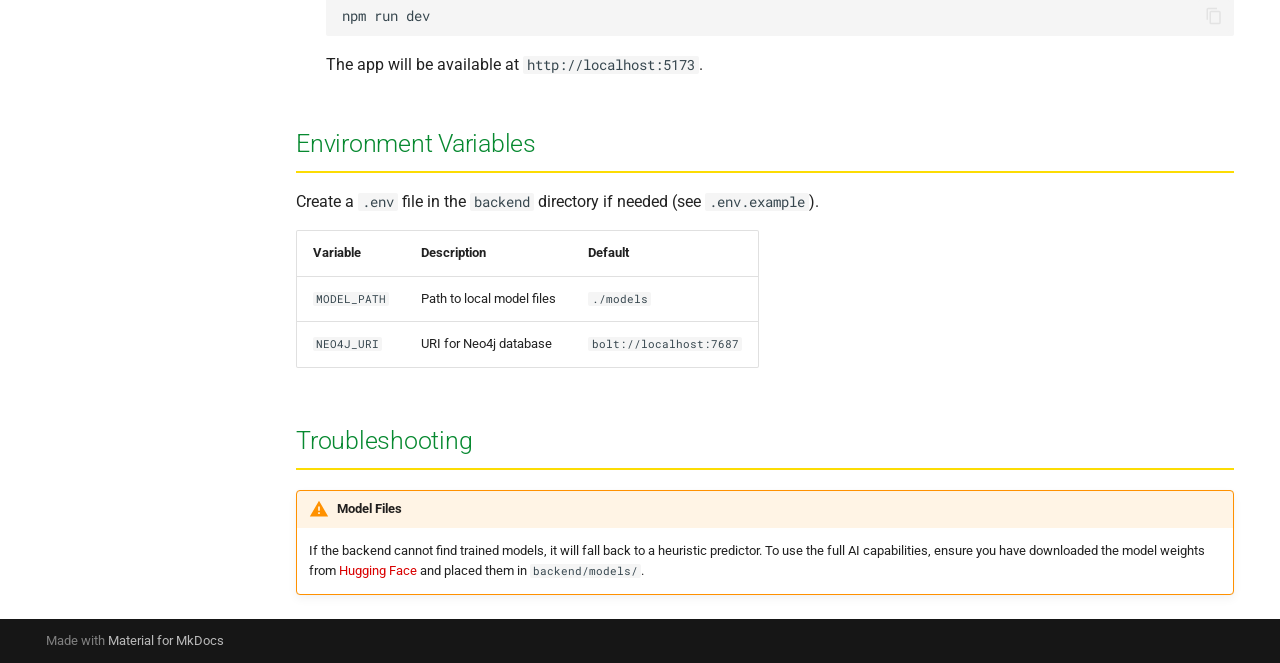
<file: setup/index.html>
<!doctype html>
<html lang="en" class="no-js">
  <head>
    
      <meta charset="utf-8">
      <meta name="viewport" content="width=device-width,initial-scale=1">
      
        <meta name="description" content="Documentation for MzeeChakula - AI-powered nutrition planning for the elderly in Uganda.">
      
      
        <meta name="author" content="MzeeChakula Team">
      
      
        <link rel="canonical" href="https://mzeechakula.github.io/documentation/setup/">
      
      
        <link rel="prev" href="..">
      
      
        <link rel="next" href="../models/">
      
      
        
      
      
      <link rel="icon" href="../assets/favicon.ico">
      <meta name="generator" content="mkdocs-1.6.1, mkdocs-material-9.7.0">
    
    
      
        <title>Project Setup - MzeeChakula Docs</title>
      
    
    
      <link rel="stylesheet" href="../assets/stylesheets/main.618322db.min.css">
      
        
        <link rel="stylesheet" href="../assets/stylesheets/palette.ab4e12ef.min.css">
      
      


    
    
      
    
    
      
        
        
        <link rel="preconnect" href="https://fonts.gstatic.com" crossorigin>
        <link rel="stylesheet" href="https://fonts.googleapis.com/css?family=Roboto:300,300i,400,400i,700,700i%7CRoboto+Mono:400,400i,700,700i&display=fallback">
        <style>:root{--md-text-font:"Roboto";--md-code-font:"Roboto Mono"}</style>
      
    
    
      <link rel="stylesheet" href="../stylesheets/extra.css">
    
    <script>__md_scope=new URL("..",location),__md_hash=e=>[...e].reduce(((e,_)=>(e<<5)-e+_.charCodeAt(0)),0),__md_get=(e,_=localStorage,t=__md_scope)=>JSON.parse(_.getItem(t.pathname+"."+e)),__md_set=(e,_,t=localStorage,a=__md_scope)=>{try{t.setItem(a.pathname+"."+e,JSON.stringify(_))}catch(e){}}</script>
    
      

    
    
  </head>
  
  
    
    
      
    
    
    
    
    <body dir="ltr" data-md-color-scheme="default" data-md-color-primary="custom" data-md-color-accent="custom">
  
    
    <input class="md-toggle" data-md-toggle="drawer" type="checkbox" id="__drawer" autocomplete="off">
    <input class="md-toggle" data-md-toggle="search" type="checkbox" id="__search" autocomplete="off">
    <label class="md-overlay" for="__drawer"></label>
    <div data-md-component="skip">
      
        
        <a href="#project-setup" class="md-skip">
          Skip to content
        </a>
      
    </div>
    <div data-md-component="announce">
      
    </div>
    
    
      

<header class="md-header" data-md-component="header">
  <nav class="md-header__inner md-grid" aria-label="Header">
    <a href=".." title="MzeeChakula Docs" class="md-header__button md-logo" aria-label="MzeeChakula Docs" data-md-component="logo">
      
  <img src="../assets/logo.svg" alt="logo">

    </a>
    <label class="md-header__button md-icon" for="__drawer">
      
      <svg xmlns="http://www.w3.org/2000/svg" viewBox="0 0 24 24"><path d="M3 6h18v2H3zm0 5h18v2H3zm0 5h18v2H3z"/></svg>
    </label>
    <div class="md-header__title" data-md-component="header-title">
      <div class="md-header__ellipsis">
        <div class="md-header__topic">
          <span class="md-ellipsis">
            MzeeChakula Docs
          </span>
        </div>
        <div class="md-header__topic" data-md-component="header-topic">
          <span class="md-ellipsis">
            
              Project Setup
            
          </span>
        </div>
      </div>
    </div>
    
      
        <form class="md-header__option" data-md-component="palette">
  
    
    
    
    <input class="md-option" data-md-color-media="(prefers-color-scheme: light)" data-md-color-scheme="default" data-md-color-primary="custom" data-md-color-accent="custom"  aria-label="Switch to dark mode"  type="radio" name="__palette" id="__palette_0">
    
      <label class="md-header__button md-icon" title="Switch to dark mode" for="__palette_1" hidden>
        <svg xmlns="http://www.w3.org/2000/svg" viewBox="0 0 24 24"><path d="M12 7a5 5 0 0 1 5 5 5 5 0 0 1-5 5 5 5 0 0 1-5-5 5 5 0 0 1 5-5m0 2a3 3 0 0 0-3 3 3 3 0 0 0 3 3 3 3 0 0 0 3-3 3 3 0 0 0-3-3m0-7 2.39 3.42C13.65 5.15 12.84 5 12 5s-1.65.15-2.39.42zM3.34 7l4.16-.35A7.2 7.2 0 0 0 5.94 8.5c-.44.74-.69 1.5-.83 2.29zm.02 10 1.76-3.77a7.131 7.131 0 0 0 2.38 4.14zM20.65 7l-1.77 3.79a7.02 7.02 0 0 0-2.38-4.15zm-.01 10-4.14.36c.59-.51 1.12-1.14 1.54-1.86.42-.73.69-1.5.83-2.29zM12 22l-2.41-3.44c.74.27 1.55.44 2.41.44.82 0 1.63-.17 2.37-.44z"/></svg>
      </label>
    
  
    
    
    
    <input class="md-option" data-md-color-media="(prefers-color-scheme: dark)" data-md-color-scheme="slate" data-md-color-primary="custom" data-md-color-accent="custom"  aria-label="Switch to light mode"  type="radio" name="__palette" id="__palette_1">
    
      <label class="md-header__button md-icon" title="Switch to light mode" for="__palette_0" hidden>
        <svg xmlns="http://www.w3.org/2000/svg" viewBox="0 0 24 24"><path d="m17.75 4.09-2.53 1.94.91 3.06-2.63-1.81-2.63 1.81.91-3.06-2.53-1.94L12.44 4l1.06-3 1.06 3zm3.5 6.91-1.64 1.25.59 1.98-1.7-1.17-1.7 1.17.59-1.98L15.75 11l2.06-.05L18.5 9l.69 1.95zm-2.28 4.95c.83-.08 1.72 1.1 1.19 1.85-.32.45-.66.87-1.08 1.27C15.17 23 8.84 23 4.94 19.07c-3.91-3.9-3.91-10.24 0-14.14.4-.4.82-.76 1.27-1.08.75-.53 1.93.36 1.85 1.19-.27 2.86.69 5.83 2.89 8.02a9.96 9.96 0 0 0 8.02 2.89m-1.64 2.02a12.08 12.08 0 0 1-7.8-3.47c-2.17-2.19-3.33-5-3.49-7.82-2.81 3.14-2.7 7.96.31 10.98 3.02 3.01 7.84 3.12 10.98.31"/></svg>
      </label>
    
  
</form>
      
    
    
      <script>var palette=__md_get("__palette");if(palette&&palette.color){if("(prefers-color-scheme)"===palette.color.media){var media=matchMedia("(prefers-color-scheme: light)"),input=document.querySelector(media.matches?"[data-md-color-media='(prefers-color-scheme: light)']":"[data-md-color-media='(prefers-color-scheme: dark)']");palette.color.media=input.getAttribute("data-md-color-media"),palette.color.scheme=input.getAttribute("data-md-color-scheme"),palette.color.primary=input.getAttribute("data-md-color-primary"),palette.color.accent=input.getAttribute("data-md-color-accent")}for(var[key,value]of Object.entries(palette.color))document.body.setAttribute("data-md-color-"+key,value)}</script>
    
    
    
      
      
        <label class="md-header__button md-icon" for="__search">
          
          <svg xmlns="http://www.w3.org/2000/svg" viewBox="0 0 24 24"><path d="M9.5 3A6.5 6.5 0 0 1 16 9.5c0 1.61-.59 3.09-1.56 4.23l.27.27h.79l5 5-1.5 1.5-5-5v-.79l-.27-.27A6.52 6.52 0 0 1 9.5 16 6.5 6.5 0 0 1 3 9.5 6.5 6.5 0 0 1 9.5 3m0 2C7 5 5 7 5 9.5S7 14 9.5 14 14 12 14 9.5 12 5 9.5 5"/></svg>
        </label>
        <div class="md-search" data-md-component="search" role="dialog">
  <label class="md-search__overlay" for="__search"></label>
  <div class="md-search__inner" role="search">
    <form class="md-search__form" name="search">
      <input type="text" class="md-search__input" name="query" aria-label="Search" placeholder="Search" autocapitalize="off" autocorrect="off" autocomplete="off" spellcheck="false" data-md-component="search-query" required>
      <label class="md-search__icon md-icon" for="__search">
        
        <svg xmlns="http://www.w3.org/2000/svg" viewBox="0 0 24 24"><path d="M9.5 3A6.5 6.5 0 0 1 16 9.5c0 1.61-.59 3.09-1.56 4.23l.27.27h.79l5 5-1.5 1.5-5-5v-.79l-.27-.27A6.52 6.52 0 0 1 9.5 16 6.5 6.5 0 0 1 3 9.5 6.5 6.5 0 0 1 9.5 3m0 2C7 5 5 7 5 9.5S7 14 9.5 14 14 12 14 9.5 12 5 9.5 5"/></svg>
        
        <svg xmlns="http://www.w3.org/2000/svg" viewBox="0 0 24 24"><path d="M20 11v2H8l5.5 5.5-1.42 1.42L4.16 12l7.92-7.92L13.5 5.5 8 11z"/></svg>
      </label>
      <nav class="md-search__options" aria-label="Search">
        
        <button type="reset" class="md-search__icon md-icon" title="Clear" aria-label="Clear" tabindex="-1">
          
          <svg xmlns="http://www.w3.org/2000/svg" viewBox="0 0 24 24"><path d="M19 6.41 17.59 5 12 10.59 6.41 5 5 6.41 10.59 12 5 17.59 6.41 19 12 13.41 17.59 19 19 17.59 13.41 12z"/></svg>
        </button>
      </nav>
      
    </form>
    <div class="md-search__output">
      <div class="md-search__scrollwrap" tabindex="0" data-md-scrollfix>
        <div class="md-search-result" data-md-component="search-result">
          <div class="md-search-result__meta">
            Initializing search
          </div>
          <ol class="md-search-result__list" role="presentation"></ol>
        </div>
      </div>
    </div>
  </div>
</div>
      
    
    
      <div class="md-header__source">
        <a href="https://github.com/MzeeChakula/Model-Testing" title="Go to repository" class="md-source" data-md-component="source">
  <div class="md-source__icon md-icon">
    
    <svg xmlns="http://www.w3.org/2000/svg" viewBox="0 0 448 512"><!--! Font Awesome Free 7.1.0 by @fontawesome - https://fontawesome.com License - https://fontawesome.com/license/free (Icons: CC BY 4.0, Fonts: SIL OFL 1.1, Code: MIT License) Copyright 2025 Fonticons, Inc.--><path d="M439.6 236.1 244 40.5c-5.4-5.5-12.8-8.5-20.4-8.5s-15 3-20.4 8.4L162.5 81l51.5 51.5c27.1-9.1 52.7 16.8 43.4 43.7l49.7 49.7c34.2-11.8 61.2 31 35.5 56.7-26.5 26.5-70.2-2.9-56-37.3L240.3 199v121.9c25.3 12.5 22.3 41.8 9.1 55-6.4 6.4-15.2 10.1-24.3 10.1s-17.8-3.6-24.3-10.1c-17.6-17.6-11.1-46.9 11.2-56v-123c-20.8-8.5-24.6-30.7-18.6-45L142.6 101 8.5 235.1C3 240.6 0 247.9 0 255.5s3 15 8.5 20.4l195.6 195.7c5.4 5.4 12.7 8.4 20.4 8.4s15-3 20.4-8.4l194.7-194.7c5.4-5.4 8.4-12.8 8.4-20.4s-3-15-8.4-20.4"/></svg>
  </div>
  <div class="md-source__repository">
    MzeeChakula/Model-Testing
  </div>
</a>
      </div>
    
  </nav>
  
</header>
    
    <div class="md-container" data-md-component="container">
      
      
        
          
            
<nav class="md-tabs" aria-label="Tabs" data-md-component="tabs">
  <div class="md-grid">
    <ul class="md-tabs__list">
      
        
  
  
  
  
    <li class="md-tabs__item">
      <a href=".." class="md-tabs__link">
        
  
  
    
  
  Home

      </a>
    </li>
  

      
        
  
  
  
    
  
  
    <li class="md-tabs__item md-tabs__item--active">
      <a href="./" class="md-tabs__link">
        
  
  
    
  
  Project Setup

      </a>
    </li>
  

      
        
  
  
  
  
    <li class="md-tabs__item">
      <a href="../models/" class="md-tabs__link">
        
  
  
    
  
  Models & Architecture

      </a>
    </li>
  

      
        
  
  
  
  
    <li class="md-tabs__item">
      <a href="../knowledge_graph/" class="md-tabs__link">
        
  
  
    
  
  Knowledge Graph

      </a>
    </li>
  

      
        
  
  
  
  
    <li class="md-tabs__item">
      <a href="../datasets/" class="md-tabs__link">
        
  
  
    
  
  Datasets

      </a>
    </li>
  

      
        
  
  
  
  
    
    
      <li class="md-tabs__item">
        <a href="https://mzeechakula-backend.onrender.com/docs" class="md-tabs__link">
          
  
  
  API Reference

        </a>
      </li>
    
  

      
    </ul>
  </div>
</nav>
          
        
      
      <main class="md-main" data-md-component="main">
        <div class="md-main__inner md-grid">
          
            
              
              <div class="md-sidebar md-sidebar--primary" data-md-component="sidebar" data-md-type="navigation" >
                <div class="md-sidebar__scrollwrap">
                  <div class="md-sidebar__inner">
                    


  


  

<nav class="md-nav md-nav--primary md-nav--lifted md-nav--integrated" aria-label="Navigation" data-md-level="0">
  <label class="md-nav__title" for="__drawer">
    <a href=".." title="MzeeChakula Docs" class="md-nav__button md-logo" aria-label="MzeeChakula Docs" data-md-component="logo">
      
  <img src="../assets/logo.svg" alt="logo">

    </a>
    MzeeChakula Docs
  </label>
  
    <div class="md-nav__source">
      <a href="https://github.com/MzeeChakula/Model-Testing" title="Go to repository" class="md-source" data-md-component="source">
  <div class="md-source__icon md-icon">
    
    <svg xmlns="http://www.w3.org/2000/svg" viewBox="0 0 448 512"><!--! Font Awesome Free 7.1.0 by @fontawesome - https://fontawesome.com License - https://fontawesome.com/license/free (Icons: CC BY 4.0, Fonts: SIL OFL 1.1, Code: MIT License) Copyright 2025 Fonticons, Inc.--><path d="M439.6 236.1 244 40.5c-5.4-5.5-12.8-8.5-20.4-8.5s-15 3-20.4 8.4L162.5 81l51.5 51.5c27.1-9.1 52.7 16.8 43.4 43.7l49.7 49.7c34.2-11.8 61.2 31 35.5 56.7-26.5 26.5-70.2-2.9-56-37.3L240.3 199v121.9c25.3 12.5 22.3 41.8 9.1 55-6.4 6.4-15.2 10.1-24.3 10.1s-17.8-3.6-24.3-10.1c-17.6-17.6-11.1-46.9 11.2-56v-123c-20.8-8.5-24.6-30.7-18.6-45L142.6 101 8.5 235.1C3 240.6 0 247.9 0 255.5s3 15 8.5 20.4l195.6 195.7c5.4 5.4 12.7 8.4 20.4 8.4s15-3 20.4-8.4l194.7-194.7c5.4-5.4 8.4-12.8 8.4-20.4s-3-15-8.4-20.4"/></svg>
  </div>
  <div class="md-source__repository">
    MzeeChakula/Model-Testing
  </div>
</a>
    </div>
  
  <ul class="md-nav__list" data-md-scrollfix>
    
      
      
  
  
  
  
    <li class="md-nav__item">
      <a href=".." class="md-nav__link">
        
  
  
  <span class="md-ellipsis">
    
  
    Home
  

    
  </span>
  
  

      </a>
    </li>
  

    
      
      
  
  
    
  
  
  
    <li class="md-nav__item md-nav__item--active">
      
      <input class="md-nav__toggle md-toggle" type="checkbox" id="__toc">
      
      
        
      
      
        <label class="md-nav__link md-nav__link--active" for="__toc">
          
  
  
  <span class="md-ellipsis">
    
  
    Project Setup
  

    
  </span>
  
  

          <span class="md-nav__icon md-icon"></span>
        </label>
      
      <a href="./" class="md-nav__link md-nav__link--active">
        
  
  
  <span class="md-ellipsis">
    
  
    Project Setup
  

    
  </span>
  
  

      </a>
      
        

<nav class="md-nav md-nav--secondary" aria-label="Table of contents">
  
  
  
    
  
  
    <label class="md-nav__title" for="__toc">
      <span class="md-nav__icon md-icon"></span>
      Table of contents
    </label>
    <ul class="md-nav__list" data-md-component="toc" data-md-scrollfix>
      
        <li class="md-nav__item">
  <a href="#prerequisites" class="md-nav__link">
    <span class="md-ellipsis">
      
        Prerequisites
      
    </span>
  </a>
  
</li>
      
        <li class="md-nav__item">
  <a href="#cloning-the-repository" class="md-nav__link">
    <span class="md-ellipsis">
      
        Cloning the Repository
      
    </span>
  </a>
  
</li>
      
        <li class="md-nav__item">
  <a href="#backend-setup" class="md-nav__link">
    <span class="md-ellipsis">
      
        Backend Setup
      
    </span>
  </a>
  
</li>
      
        <li class="md-nav__item">
  <a href="#frontend-setup" class="md-nav__link">
    <span class="md-ellipsis">
      
        Frontend Setup
      
    </span>
  </a>
  
</li>
      
        <li class="md-nav__item">
  <a href="#environment-variables" class="md-nav__link">
    <span class="md-ellipsis">
      
        Environment Variables
      
    </span>
  </a>
  
</li>
      
        <li class="md-nav__item">
  <a href="#troubleshooting" class="md-nav__link">
    <span class="md-ellipsis">
      
        Troubleshooting
      
    </span>
  </a>
  
</li>
      
    </ul>
  
</nav>
      
    </li>
  

    
      
      
  
  
  
  
    <li class="md-nav__item">
      <a href="../models/" class="md-nav__link">
        
  
  
  <span class="md-ellipsis">
    
  
    Models & Architecture
  

    
  </span>
  
  

      </a>
    </li>
  

    
      
      
  
  
  
  
    <li class="md-nav__item">
      <a href="../knowledge_graph/" class="md-nav__link">
        
  
  
  <span class="md-ellipsis">
    
  
    Knowledge Graph
  

    
  </span>
  
  

      </a>
    </li>
  

    
      
      
  
  
  
  
    <li class="md-nav__item">
      <a href="../datasets/" class="md-nav__link">
        
  
  
  <span class="md-ellipsis">
    
  
    Datasets
  

    
  </span>
  
  

      </a>
    </li>
  

    
      
      
  
  
  
  
    
    
    
    
      
      
        
      
    
    
    <li class="md-nav__item md-nav__item--nested">
      
        
        
          
        
        <input class="md-nav__toggle md-toggle md-toggle--indeterminate" type="checkbox" id="__nav_6" >
        
          
          <label class="md-nav__link" for="__nav_6" id="__nav_6_label" tabindex="0">
            
  
  
  <span class="md-ellipsis">
    
  
    API Reference
  

    
  </span>
  
  

            <span class="md-nav__icon md-icon"></span>
          </label>
        
        <nav class="md-nav" data-md-level="1" aria-labelledby="__nav_6_label" aria-expanded="false">
          <label class="md-nav__title" for="__nav_6">
            <span class="md-nav__icon md-icon"></span>
            
  
    API Reference
  

          </label>
          <ul class="md-nav__list" data-md-scrollfix>
            
              
                
  
  
  
  
    <li class="md-nav__item">
      <a href="https://mzeechakula-backend.onrender.com/docs" class="md-nav__link">
        
  
  
  <span class="md-ellipsis">
    
  
    Backend API
  

    
  </span>
  
  

      </a>
    </li>
  

              
            
          </ul>
        </nav>
      
    </li>
  

    
  </ul>
</nav>
                  </div>
                </div>
              </div>
            
            
          
          
            <div class="md-content" data-md-component="content">
              
              <article class="md-content__inner md-typeset">
                
                  


  
  


<h1 id="project-setup">Project Setup</h1>
<p>This guide will help you set up the MzeeChakula project locally for development.</p>
<h2 id="prerequisites">Prerequisites</h2>
<ul>
<li><strong>Python 3.12+</strong></li>
<li><strong>Node.js 16+</strong></li>
<li><strong>Git</strong></li>
</ul>
<h2 id="cloning-the-repository">Cloning the Repository</h2>
<div class="highlight"><pre><span></span><code><a id="__codelineno-0-1" name="__codelineno-0-1" href="#__codelineno-0-1"></a>git<span class="w"> </span>clone<span class="w"> </span>https://github.com/MzeeChakula/Model-Testing.git
<a id="__codelineno-0-2" name="__codelineno-0-2" href="#__codelineno-0-2"></a><span class="nb">cd</span><span class="w"> </span>Model-Testing
</code></pre></div>
<h2 id="backend-setup">Backend Setup</h2>
<p>The backend is built with <strong>FastAPI</strong>.</p>
<ol>
<li>
<p>Navigate to the backend directory:
    <div class="highlight"><pre><span></span><code><a id="__codelineno-1-1" name="__codelineno-1-1" href="#__codelineno-1-1"></a><span class="nb">cd</span><span class="w"> </span>backend
</code></pre></div></p>
</li>
<li>
<p>Create a virtual environment:
    <div class="highlight"><pre><span></span><code><a id="__codelineno-2-1" name="__codelineno-2-1" href="#__codelineno-2-1"></a>python3<span class="w"> </span>-m<span class="w"> </span>venv<span class="w"> </span>../.venv
<a id="__codelineno-2-2" name="__codelineno-2-2" href="#__codelineno-2-2"></a><span class="nb">source</span><span class="w"> </span>../.venv/bin/activate<span class="w">  </span><span class="c1"># On Windows: ..\.venv\Scripts\activate</span>
</code></pre></div></p>
</li>
<li>
<p>Install dependencies:
    <div class="highlight"><pre><span></span><code><a id="__codelineno-3-1" name="__codelineno-3-1" href="#__codelineno-3-1"></a>pip<span class="w"> </span>install<span class="w"> </span>-r<span class="w"> </span>requirements.txt
</code></pre></div></p>
</li>
<li>
<p>Run the server:
    <div class="highlight"><pre><span></span><code><a id="__codelineno-4-1" name="__codelineno-4-1" href="#__codelineno-4-1"></a>uvicorn<span class="w"> </span>api.main:app<span class="w"> </span>--reload<span class="w"> </span>--host<span class="w"> </span><span class="m">127</span>.0.0.1<span class="w"> </span>--port<span class="w"> </span><span class="m">8000</span>
</code></pre></div></p>
<p>The API will be available at <code>http://127.0.0.1:8000</code>.
Interactive docs: <code>http://127.0.0.1:8000/docs</code>.</p>
</li>
</ol>
<h2 id="frontend-setup">Frontend Setup</h2>
<p>The frontend is built with <strong>Vue 3</strong> and <strong>Vite</strong>.</p>
<ol>
<li>
<p>Navigate to the frontend directory:
    <div class="highlight"><pre><span></span><code><a id="__codelineno-5-1" name="__codelineno-5-1" href="#__codelineno-5-1"></a><span class="nb">cd</span><span class="w"> </span>frontend
</code></pre></div></p>
</li>
<li>
<p>Install dependencies:
    <div class="highlight"><pre><span></span><code><a id="__codelineno-6-1" name="__codelineno-6-1" href="#__codelineno-6-1"></a>npm<span class="w"> </span>install
</code></pre></div></p>
</li>
<li>
<p>Run the development server:
    <div class="highlight"><pre><span></span><code><a id="__codelineno-7-1" name="__codelineno-7-1" href="#__codelineno-7-1"></a>npm<span class="w"> </span>run<span class="w"> </span>dev
</code></pre></div></p>
<p>The app will be available at <code>http://localhost:5173</code>.</p>
</li>
</ol>
<h2 id="environment-variables">Environment Variables</h2>
<p>Create a <code>.env</code> file in the <code>backend</code> directory if needed (see <code>.env.example</code>).</p>
<table>
<thead>
<tr>
<th style="text-align: left;">Variable</th>
<th style="text-align: left;">Description</th>
<th style="text-align: left;">Default</th>
</tr>
</thead>
<tbody>
<tr>
<td style="text-align: left;"><code>MODEL_PATH</code></td>
<td style="text-align: left;">Path to local model files</td>
<td style="text-align: left;"><code>./models</code></td>
</tr>
<tr>
<td style="text-align: left;"><code>NEO4J_URI</code></td>
<td style="text-align: left;">URI for Neo4j database</td>
<td style="text-align: left;"><code>bolt://localhost:7687</code></td>
</tr>
</tbody>
</table>
<h2 id="troubleshooting">Troubleshooting</h2>
<div class="admonition warning">
<p class="admonition-title">Model Files</p>
<p>If the backend cannot find trained models, it will fall back to a heuristic predictor. To use the full AI capabilities, ensure you have downloaded the model weights from <a href="https://huggingface.co/Shakiran/MzeeChakulaNutritionEnsembleModel">Hugging Face</a> and placed them in <code>backend/models/</code>.</p>
</div>












                
              </article>
            </div>
          
          
<script>var target=document.getElementById(location.hash.slice(1));target&&target.name&&(target.checked=target.name.startsWith("__tabbed_"))</script>
        </div>
        
      </main>
      
        <footer class="md-footer">
  
  <div class="md-footer-meta md-typeset">
    <div class="md-footer-meta__inner md-grid">
      <div class="md-copyright">
  
  
    Made with
    <a href="https://squidfunk.github.io/mkdocs-material/" target="_blank" rel="noopener">
      Material for MkDocs
    </a>
  
</div>
      
    </div>
  </div>
</footer>
      
    </div>
    <div class="md-dialog" data-md-component="dialog">
      <div class="md-dialog__inner md-typeset"></div>
    </div>
    
    
    
      
      
      <script id="__config" type="application/json">{"annotate": null, "base": "..", "features": ["navigation.tabs", "navigation.sections", "navigation.expand", "toc.integrate", "content.code.copy"], "search": "../assets/javascripts/workers/search.7a47a382.min.js", "tags": null, "translations": {"clipboard.copied": "Copied to clipboard", "clipboard.copy": "Copy to clipboard", "search.result.more.one": "1 more on this page", "search.result.more.other": "# more on this page", "search.result.none": "No matching documents", "search.result.one": "1 matching document", "search.result.other": "# matching documents", "search.result.placeholder": "Type to start searching", "search.result.term.missing": "Missing", "select.version": "Select version"}, "version": null}</script>
    
    
      <script src="../assets/javascripts/bundle.e71a0d61.min.js"></script>
      
    
  </body>
</html>
</file>
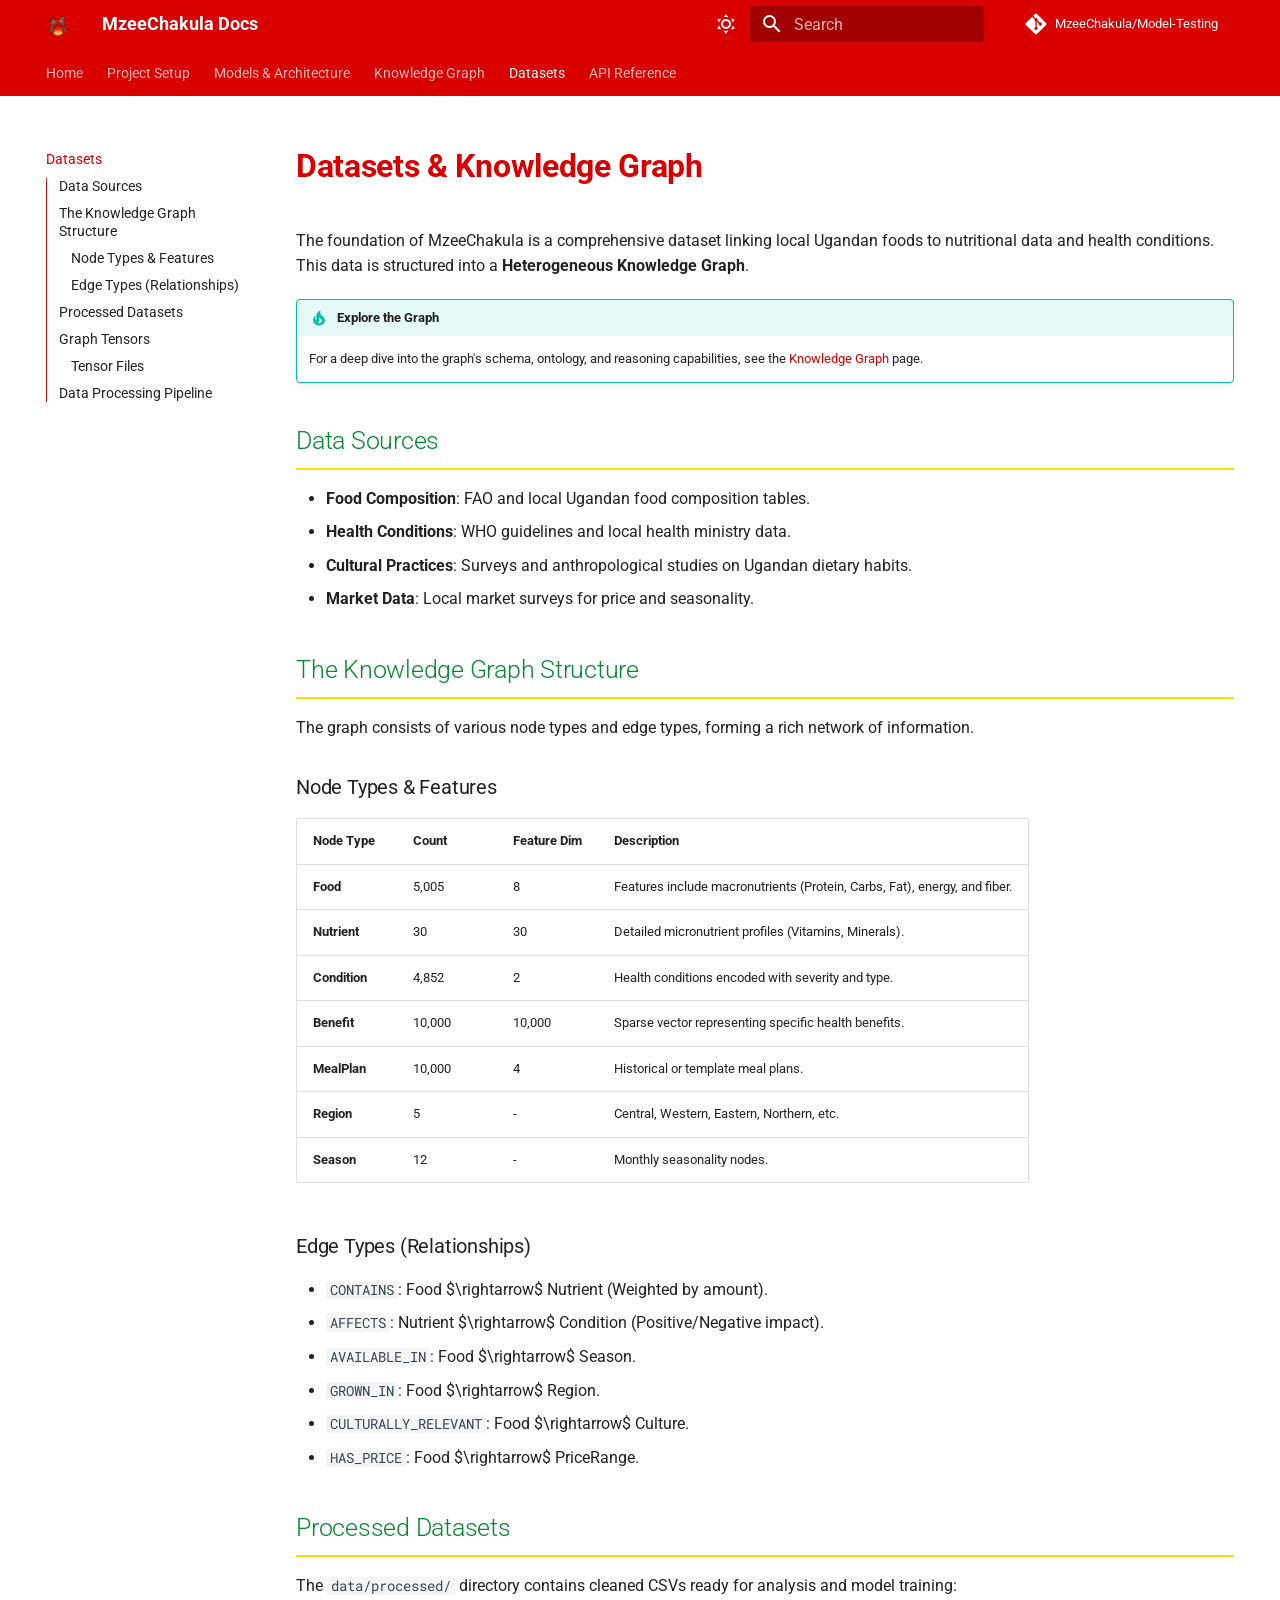
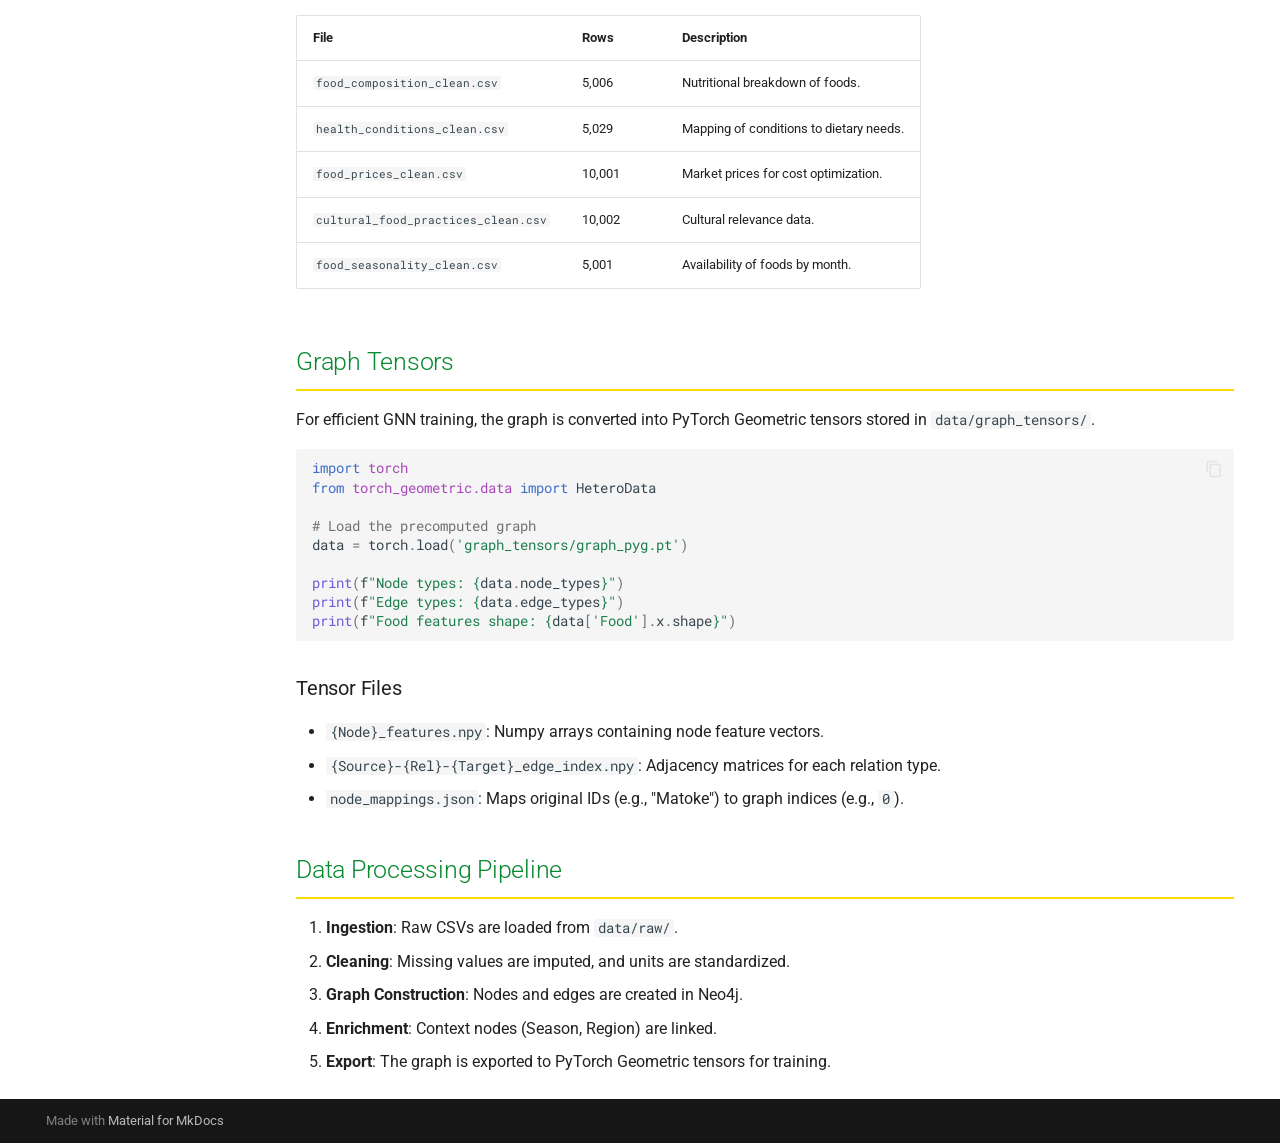
<file: site/datasets/index.html>
<!doctype html>
<html lang="en" class="no-js">
  <head>
    
      <meta charset="utf-8">
      <meta name="viewport" content="width=device-width,initial-scale=1">
      
        <meta name="description" content="Documentation for MzeeChakula - AI-powered nutrition planning for the elderly in Uganda.">
      
      
        <meta name="author" content="MzeeChakula Team">
      
      
        <link rel="canonical" href="https://mzeechakula.github.io/documentation/datasets/">
      
      
        <link rel="prev" href="../knowledge_graph/">
      
      
      
        
      
      
      <link rel="icon" href="../assets/favicon.ico">
      <meta name="generator" content="mkdocs-1.6.1, mkdocs-material-9.7.0">
    
    
      
        <title>Datasets - MzeeChakula Docs</title>
      
    
    
      <link rel="stylesheet" href="../assets/stylesheets/main.618322db.min.css">
      
        
        <link rel="stylesheet" href="../assets/stylesheets/palette.ab4e12ef.min.css">
      
      


    
    
      
    
    
      
        
        
        <link rel="preconnect" href="https://fonts.gstatic.com" crossorigin>
        <link rel="stylesheet" href="https://fonts.googleapis.com/css?family=Roboto:300,300i,400,400i,700,700i%7CRoboto+Mono:400,400i,700,700i&display=fallback">
        <style>:root{--md-text-font:"Roboto";--md-code-font:"Roboto Mono"}</style>
      
    
    
      <link rel="stylesheet" href="../stylesheets/extra.css">
    
    <script>__md_scope=new URL("..",location),__md_hash=e=>[...e].reduce(((e,_)=>(e<<5)-e+_.charCodeAt(0)),0),__md_get=(e,_=localStorage,t=__md_scope)=>JSON.parse(_.getItem(t.pathname+"."+e)),__md_set=(e,_,t=localStorage,a=__md_scope)=>{try{t.setItem(a.pathname+"."+e,JSON.stringify(_))}catch(e){}}</script>
    
      

    
    
  </head>
  
  
    
    
      
    
    
    
    
    <body dir="ltr" data-md-color-scheme="default" data-md-color-primary="custom" data-md-color-accent="custom">
  
    
    <input class="md-toggle" data-md-toggle="drawer" type="checkbox" id="__drawer" autocomplete="off">
    <input class="md-toggle" data-md-toggle="search" type="checkbox" id="__search" autocomplete="off">
    <label class="md-overlay" for="__drawer"></label>
    <div data-md-component="skip">
      
        
        <a href="#datasets-knowledge-graph" class="md-skip">
          Skip to content
        </a>
      
    </div>
    <div data-md-component="announce">
      
    </div>
    
    
      

<header class="md-header" data-md-component="header">
  <nav class="md-header__inner md-grid" aria-label="Header">
    <a href=".." title="MzeeChakula Docs" class="md-header__button md-logo" aria-label="MzeeChakula Docs" data-md-component="logo">
      
  <img src="../assets/logo.svg" alt="logo">

    </a>
    <label class="md-header__button md-icon" for="__drawer">
      
      <svg xmlns="http://www.w3.org/2000/svg" viewBox="0 0 24 24"><path d="M3 6h18v2H3zm0 5h18v2H3zm0 5h18v2H3z"/></svg>
    </label>
    <div class="md-header__title" data-md-component="header-title">
      <div class="md-header__ellipsis">
        <div class="md-header__topic">
          <span class="md-ellipsis">
            MzeeChakula Docs
          </span>
        </div>
        <div class="md-header__topic" data-md-component="header-topic">
          <span class="md-ellipsis">
            
              Datasets
            
          </span>
        </div>
      </div>
    </div>
    
      
        <form class="md-header__option" data-md-component="palette">
  
    
    
    
    <input class="md-option" data-md-color-media="(prefers-color-scheme: light)" data-md-color-scheme="default" data-md-color-primary="custom" data-md-color-accent="custom"  aria-label="Switch to dark mode"  type="radio" name="__palette" id="__palette_0">
    
      <label class="md-header__button md-icon" title="Switch to dark mode" for="__palette_1" hidden>
        <svg xmlns="http://www.w3.org/2000/svg" viewBox="0 0 24 24"><path d="M12 7a5 5 0 0 1 5 5 5 5 0 0 1-5 5 5 5 0 0 1-5-5 5 5 0 0 1 5-5m0 2a3 3 0 0 0-3 3 3 3 0 0 0 3 3 3 3 0 0 0 3-3 3 3 0 0 0-3-3m0-7 2.39 3.42C13.65 5.15 12.84 5 12 5s-1.65.15-2.39.42zM3.34 7l4.16-.35A7.2 7.2 0 0 0 5.94 8.5c-.44.74-.69 1.5-.83 2.29zm.02 10 1.76-3.77a7.131 7.131 0 0 0 2.38 4.14zM20.65 7l-1.77 3.79a7.02 7.02 0 0 0-2.38-4.15zm-.01 10-4.14.36c.59-.51 1.12-1.14 1.54-1.86.42-.73.69-1.5.83-2.29zM12 22l-2.41-3.44c.74.27 1.55.44 2.41.44.82 0 1.63-.17 2.37-.44z"/></svg>
      </label>
    
  
    
    
    
    <input class="md-option" data-md-color-media="(prefers-color-scheme: dark)" data-md-color-scheme="slate" data-md-color-primary="custom" data-md-color-accent="custom"  aria-label="Switch to light mode"  type="radio" name="__palette" id="__palette_1">
    
      <label class="md-header__button md-icon" title="Switch to light mode" for="__palette_0" hidden>
        <svg xmlns="http://www.w3.org/2000/svg" viewBox="0 0 24 24"><path d="m17.75 4.09-2.53 1.94.91 3.06-2.63-1.81-2.63 1.81.91-3.06-2.53-1.94L12.44 4l1.06-3 1.06 3zm3.5 6.91-1.64 1.25.59 1.98-1.7-1.17-1.7 1.17.59-1.98L15.75 11l2.06-.05L18.5 9l.69 1.95zm-2.28 4.95c.83-.08 1.72 1.1 1.19 1.85-.32.45-.66.87-1.08 1.27C15.17 23 8.84 23 4.94 19.07c-3.91-3.9-3.91-10.24 0-14.14.4-.4.82-.76 1.27-1.08.75-.53 1.93.36 1.85 1.19-.27 2.86.69 5.83 2.89 8.02a9.96 9.96 0 0 0 8.02 2.89m-1.64 2.02a12.08 12.08 0 0 1-7.8-3.47c-2.17-2.19-3.33-5-3.49-7.82-2.81 3.14-2.7 7.96.31 10.98 3.02 3.01 7.84 3.12 10.98.31"/></svg>
      </label>
    
  
</form>
      
    
    
      <script>var palette=__md_get("__palette");if(palette&&palette.color){if("(prefers-color-scheme)"===palette.color.media){var media=matchMedia("(prefers-color-scheme: light)"),input=document.querySelector(media.matches?"[data-md-color-media='(prefers-color-scheme: light)']":"[data-md-color-media='(prefers-color-scheme: dark)']");palette.color.media=input.getAttribute("data-md-color-media"),palette.color.scheme=input.getAttribute("data-md-color-scheme"),palette.color.primary=input.getAttribute("data-md-color-primary"),palette.color.accent=input.getAttribute("data-md-color-accent")}for(var[key,value]of Object.entries(palette.color))document.body.setAttribute("data-md-color-"+key,value)}</script>
    
    
    
      
      
        <label class="md-header__button md-icon" for="__search">
          
          <svg xmlns="http://www.w3.org/2000/svg" viewBox="0 0 24 24"><path d="M9.5 3A6.5 6.5 0 0 1 16 9.5c0 1.61-.59 3.09-1.56 4.23l.27.27h.79l5 5-1.5 1.5-5-5v-.79l-.27-.27A6.52 6.52 0 0 1 9.5 16 6.5 6.5 0 0 1 3 9.5 6.5 6.5 0 0 1 9.5 3m0 2C7 5 5 7 5 9.5S7 14 9.5 14 14 12 14 9.5 12 5 9.5 5"/></svg>
        </label>
        <div class="md-search" data-md-component="search" role="dialog">
  <label class="md-search__overlay" for="__search"></label>
  <div class="md-search__inner" role="search">
    <form class="md-search__form" name="search">
      <input type="text" class="md-search__input" name="query" aria-label="Search" placeholder="Search" autocapitalize="off" autocorrect="off" autocomplete="off" spellcheck="false" data-md-component="search-query" required>
      <label class="md-search__icon md-icon" for="__search">
        
        <svg xmlns="http://www.w3.org/2000/svg" viewBox="0 0 24 24"><path d="M9.5 3A6.5 6.5 0 0 1 16 9.5c0 1.61-.59 3.09-1.56 4.23l.27.27h.79l5 5-1.5 1.5-5-5v-.79l-.27-.27A6.52 6.52 0 0 1 9.5 16 6.5 6.5 0 0 1 3 9.5 6.5 6.5 0 0 1 9.5 3m0 2C7 5 5 7 5 9.5S7 14 9.5 14 14 12 14 9.5 12 5 9.5 5"/></svg>
        
        <svg xmlns="http://www.w3.org/2000/svg" viewBox="0 0 24 24"><path d="M20 11v2H8l5.5 5.5-1.42 1.42L4.16 12l7.92-7.92L13.5 5.5 8 11z"/></svg>
      </label>
      <nav class="md-search__options" aria-label="Search">
        
        <button type="reset" class="md-search__icon md-icon" title="Clear" aria-label="Clear" tabindex="-1">
          
          <svg xmlns="http://www.w3.org/2000/svg" viewBox="0 0 24 24"><path d="M19 6.41 17.59 5 12 10.59 6.41 5 5 6.41 10.59 12 5 17.59 6.41 19 12 13.41 17.59 19 19 17.59 13.41 12z"/></svg>
        </button>
      </nav>
      
    </form>
    <div class="md-search__output">
      <div class="md-search__scrollwrap" tabindex="0" data-md-scrollfix>
        <div class="md-search-result" data-md-component="search-result">
          <div class="md-search-result__meta">
            Initializing search
          </div>
          <ol class="md-search-result__list" role="presentation"></ol>
        </div>
      </div>
    </div>
  </div>
</div>
      
    
    
      <div class="md-header__source">
        <a href="https://github.com/MzeeChakula/Model-Testing" title="Go to repository" class="md-source" data-md-component="source">
  <div class="md-source__icon md-icon">
    
    <svg xmlns="http://www.w3.org/2000/svg" viewBox="0 0 448 512"><!--! Font Awesome Free 7.1.0 by @fontawesome - https://fontawesome.com License - https://fontawesome.com/license/free (Icons: CC BY 4.0, Fonts: SIL OFL 1.1, Code: MIT License) Copyright 2025 Fonticons, Inc.--><path d="M439.6 236.1 244 40.5c-5.4-5.5-12.8-8.5-20.4-8.5s-15 3-20.4 8.4L162.5 81l51.5 51.5c27.1-9.1 52.7 16.8 43.4 43.7l49.7 49.7c34.2-11.8 61.2 31 35.5 56.7-26.5 26.5-70.2-2.9-56-37.3L240.3 199v121.9c25.3 12.5 22.3 41.8 9.1 55-6.4 6.4-15.2 10.1-24.3 10.1s-17.8-3.6-24.3-10.1c-17.6-17.6-11.1-46.9 11.2-56v-123c-20.8-8.5-24.6-30.7-18.6-45L142.6 101 8.5 235.1C3 240.6 0 247.9 0 255.5s3 15 8.5 20.4l195.6 195.7c5.4 5.4 12.7 8.4 20.4 8.4s15-3 20.4-8.4l194.7-194.7c5.4-5.4 8.4-12.8 8.4-20.4s-3-15-8.4-20.4"/></svg>
  </div>
  <div class="md-source__repository">
    MzeeChakula/Model-Testing
  </div>
</a>
      </div>
    
  </nav>
  
</header>
    
    <div class="md-container" data-md-component="container">
      
      
        
          
            
<nav class="md-tabs" aria-label="Tabs" data-md-component="tabs">
  <div class="md-grid">
    <ul class="md-tabs__list">
      
        
  
  
  
  
    <li class="md-tabs__item">
      <a href=".." class="md-tabs__link">
        
  
  
    
  
  Home

      </a>
    </li>
  

      
        
  
  
  
  
    <li class="md-tabs__item">
      <a href="../setup/" class="md-tabs__link">
        
  
  
    
  
  Project Setup

      </a>
    </li>
  

      
        
  
  
  
  
    <li class="md-tabs__item">
      <a href="../models/" class="md-tabs__link">
        
  
  
    
  
  Models & Architecture

      </a>
    </li>
  

      
        
  
  
  
  
    <li class="md-tabs__item">
      <a href="../knowledge_graph/" class="md-tabs__link">
        
  
  
    
  
  Knowledge Graph

      </a>
    </li>
  

      
        
  
  
  
    
  
  
    <li class="md-tabs__item md-tabs__item--active">
      <a href="./" class="md-tabs__link">
        
  
  
    
  
  Datasets

      </a>
    </li>
  

      
        
  
  
  
  
    
    
      <li class="md-tabs__item">
        <a href="https://mzeechakula-backend.onrender.com/docs" class="md-tabs__link">
          
  
  
  API Reference

        </a>
      </li>
    
  

      
    </ul>
  </div>
</nav>
          
        
      
      <main class="md-main" data-md-component="main">
        <div class="md-main__inner md-grid">
          
            
              
              <div class="md-sidebar md-sidebar--primary" data-md-component="sidebar" data-md-type="navigation" >
                <div class="md-sidebar__scrollwrap">
                  <div class="md-sidebar__inner">
                    


  


  

<nav class="md-nav md-nav--primary md-nav--lifted md-nav--integrated" aria-label="Navigation" data-md-level="0">
  <label class="md-nav__title" for="__drawer">
    <a href=".." title="MzeeChakula Docs" class="md-nav__button md-logo" aria-label="MzeeChakula Docs" data-md-component="logo">
      
  <img src="../assets/logo.svg" alt="logo">

    </a>
    MzeeChakula Docs
  </label>
  
    <div class="md-nav__source">
      <a href="https://github.com/MzeeChakula/Model-Testing" title="Go to repository" class="md-source" data-md-component="source">
  <div class="md-source__icon md-icon">
    
    <svg xmlns="http://www.w3.org/2000/svg" viewBox="0 0 448 512"><!--! Font Awesome Free 7.1.0 by @fontawesome - https://fontawesome.com License - https://fontawesome.com/license/free (Icons: CC BY 4.0, Fonts: SIL OFL 1.1, Code: MIT License) Copyright 2025 Fonticons, Inc.--><path d="M439.6 236.1 244 40.5c-5.4-5.5-12.8-8.5-20.4-8.5s-15 3-20.4 8.4L162.5 81l51.5 51.5c27.1-9.1 52.7 16.8 43.4 43.7l49.7 49.7c34.2-11.8 61.2 31 35.5 56.7-26.5 26.5-70.2-2.9-56-37.3L240.3 199v121.9c25.3 12.5 22.3 41.8 9.1 55-6.4 6.4-15.2 10.1-24.3 10.1s-17.8-3.6-24.3-10.1c-17.6-17.6-11.1-46.9 11.2-56v-123c-20.8-8.5-24.6-30.7-18.6-45L142.6 101 8.5 235.1C3 240.6 0 247.9 0 255.5s3 15 8.5 20.4l195.6 195.7c5.4 5.4 12.7 8.4 20.4 8.4s15-3 20.4-8.4l194.7-194.7c5.4-5.4 8.4-12.8 8.4-20.4s-3-15-8.4-20.4"/></svg>
  </div>
  <div class="md-source__repository">
    MzeeChakula/Model-Testing
  </div>
</a>
    </div>
  
  <ul class="md-nav__list" data-md-scrollfix>
    
      
      
  
  
  
  
    <li class="md-nav__item">
      <a href=".." class="md-nav__link">
        
  
  
  <span class="md-ellipsis">
    
  
    Home
  

    
  </span>
  
  

      </a>
    </li>
  

    
      
      
  
  
  
  
    <li class="md-nav__item">
      <a href="../setup/" class="md-nav__link">
        
  
  
  <span class="md-ellipsis">
    
  
    Project Setup
  

    
  </span>
  
  

      </a>
    </li>
  

    
      
      
  
  
  
  
    <li class="md-nav__item">
      <a href="../models/" class="md-nav__link">
        
  
  
  <span class="md-ellipsis">
    
  
    Models & Architecture
  

    
  </span>
  
  

      </a>
    </li>
  

    
      
      
  
  
  
  
    <li class="md-nav__item">
      <a href="../knowledge_graph/" class="md-nav__link">
        
  
  
  <span class="md-ellipsis">
    
  
    Knowledge Graph
  

    
  </span>
  
  

      </a>
    </li>
  

    
      
      
  
  
    
  
  
  
    <li class="md-nav__item md-nav__item--active">
      
      <input class="md-nav__toggle md-toggle" type="checkbox" id="__toc">
      
      
        
      
      
        <label class="md-nav__link md-nav__link--active" for="__toc">
          
  
  
  <span class="md-ellipsis">
    
  
    Datasets
  

    
  </span>
  
  

          <span class="md-nav__icon md-icon"></span>
        </label>
      
      <a href="./" class="md-nav__link md-nav__link--active">
        
  
  
  <span class="md-ellipsis">
    
  
    Datasets
  

    
  </span>
  
  

      </a>
      
        

<nav class="md-nav md-nav--secondary" aria-label="Table of contents">
  
  
  
    
  
  
    <label class="md-nav__title" for="__toc">
      <span class="md-nav__icon md-icon"></span>
      Table of contents
    </label>
    <ul class="md-nav__list" data-md-component="toc" data-md-scrollfix>
      
        <li class="md-nav__item">
  <a href="#data-sources" class="md-nav__link">
    <span class="md-ellipsis">
      
        Data Sources
      
    </span>
  </a>
  
</li>
      
        <li class="md-nav__item">
  <a href="#the-knowledge-graph-structure" class="md-nav__link">
    <span class="md-ellipsis">
      
        The Knowledge Graph Structure
      
    </span>
  </a>
  
    <nav class="md-nav" aria-label="The Knowledge Graph Structure">
      <ul class="md-nav__list">
        
          <li class="md-nav__item">
  <a href="#node-types-features" class="md-nav__link">
    <span class="md-ellipsis">
      
        Node Types &amp; Features
      
    </span>
  </a>
  
</li>
        
          <li class="md-nav__item">
  <a href="#edge-types-relationships" class="md-nav__link">
    <span class="md-ellipsis">
      
        Edge Types (Relationships)
      
    </span>
  </a>
  
</li>
        
      </ul>
    </nav>
  
</li>
      
        <li class="md-nav__item">
  <a href="#processed-datasets" class="md-nav__link">
    <span class="md-ellipsis">
      
        Processed Datasets
      
    </span>
  </a>
  
</li>
      
        <li class="md-nav__item">
  <a href="#graph-tensors" class="md-nav__link">
    <span class="md-ellipsis">
      
        Graph Tensors
      
    </span>
  </a>
  
    <nav class="md-nav" aria-label="Graph Tensors">
      <ul class="md-nav__list">
        
          <li class="md-nav__item">
  <a href="#tensor-files" class="md-nav__link">
    <span class="md-ellipsis">
      
        Tensor Files
      
    </span>
  </a>
  
</li>
        
      </ul>
    </nav>
  
</li>
      
        <li class="md-nav__item">
  <a href="#data-processing-pipeline" class="md-nav__link">
    <span class="md-ellipsis">
      
        Data Processing Pipeline
      
    </span>
  </a>
  
</li>
      
    </ul>
  
</nav>
      
    </li>
  

    
      
      
  
  
  
  
    
    
    
    
      
      
        
      
    
    
    <li class="md-nav__item md-nav__item--nested">
      
        
        
          
        
        <input class="md-nav__toggle md-toggle md-toggle--indeterminate" type="checkbox" id="__nav_6" >
        
          
          <label class="md-nav__link" for="__nav_6" id="__nav_6_label" tabindex="0">
            
  
  
  <span class="md-ellipsis">
    
  
    API Reference
  

    
  </span>
  
  

            <span class="md-nav__icon md-icon"></span>
          </label>
        
        <nav class="md-nav" data-md-level="1" aria-labelledby="__nav_6_label" aria-expanded="false">
          <label class="md-nav__title" for="__nav_6">
            <span class="md-nav__icon md-icon"></span>
            
  
    API Reference
  

          </label>
          <ul class="md-nav__list" data-md-scrollfix>
            
              
                
  
  
  
  
    <li class="md-nav__item">
      <a href="https://mzeechakula-backend.onrender.com/docs" class="md-nav__link">
        
  
  
  <span class="md-ellipsis">
    
  
    Backend API
  

    
  </span>
  
  

      </a>
    </li>
  

              
            
          </ul>
        </nav>
      
    </li>
  

    
  </ul>
</nav>
                  </div>
                </div>
              </div>
            
            
          
          
            <div class="md-content" data-md-component="content">
              
              <article class="md-content__inner md-typeset">
                
                  


  
  


<h1 id="datasets-knowledge-graph">Datasets &amp; Knowledge Graph</h1>
<p>The foundation of MzeeChakula is a comprehensive dataset linking local Ugandan foods to nutritional data and health conditions. This data is structured into a <strong>Heterogeneous Knowledge Graph</strong>.</p>
<div class="admonition tip">
<p class="admonition-title">Explore the Graph</p>
<p>For a deep dive into the graph's schema, ontology, and reasoning capabilities, see the <a href="../knowledge_graph/">Knowledge Graph</a> page.</p>
</div>
<h2 id="data-sources">Data Sources</h2>
<ul>
<li><strong>Food Composition</strong>: FAO and local Ugandan food composition tables.</li>
<li><strong>Health Conditions</strong>: WHO guidelines and local health ministry data.</li>
<li><strong>Cultural Practices</strong>: Surveys and anthropological studies on Ugandan dietary habits.</li>
<li><strong>Market Data</strong>: Local market surveys for price and seasonality.</li>
</ul>
<h2 id="the-knowledge-graph-structure">The Knowledge Graph Structure</h2>
<p>The graph consists of various node types and edge types, forming a rich network of information.</p>
<h3 id="node-types-features">Node Types &amp; Features</h3>
<table>
<thead>
<tr>
<th style="text-align: left;">Node Type</th>
<th style="text-align: left;">Count</th>
<th style="text-align: left;">Feature Dim</th>
<th style="text-align: left;">Description</th>
</tr>
</thead>
<tbody>
<tr>
<td style="text-align: left;"><strong>Food</strong></td>
<td style="text-align: left;">5,005</td>
<td style="text-align: left;">8</td>
<td style="text-align: left;">Features include macronutrients (Protein, Carbs, Fat), energy, and fiber.</td>
</tr>
<tr>
<td style="text-align: left;"><strong>Nutrient</strong></td>
<td style="text-align: left;">30</td>
<td style="text-align: left;">30</td>
<td style="text-align: left;">Detailed micronutrient profiles (Vitamins, Minerals).</td>
</tr>
<tr>
<td style="text-align: left;"><strong>Condition</strong></td>
<td style="text-align: left;">4,852</td>
<td style="text-align: left;">2</td>
<td style="text-align: left;">Health conditions encoded with severity and type.</td>
</tr>
<tr>
<td style="text-align: left;"><strong>Benefit</strong></td>
<td style="text-align: left;">10,000</td>
<td style="text-align: left;">10,000</td>
<td style="text-align: left;">Sparse vector representing specific health benefits.</td>
</tr>
<tr>
<td style="text-align: left;"><strong>MealPlan</strong></td>
<td style="text-align: left;">10,000</td>
<td style="text-align: left;">4</td>
<td style="text-align: left;">Historical or template meal plans.</td>
</tr>
<tr>
<td style="text-align: left;"><strong>Region</strong></td>
<td style="text-align: left;">5</td>
<td style="text-align: left;">-</td>
<td style="text-align: left;">Central, Western, Eastern, Northern, etc.</td>
</tr>
<tr>
<td style="text-align: left;"><strong>Season</strong></td>
<td style="text-align: left;">12</td>
<td style="text-align: left;">-</td>
<td style="text-align: left;">Monthly seasonality nodes.</td>
</tr>
</tbody>
</table>
<h3 id="edge-types-relationships">Edge Types (Relationships)</h3>
<ul>
<li><code>CONTAINS</code>: Food $\rightarrow$ Nutrient (Weighted by amount).</li>
<li><code>AFFECTS</code>: Nutrient $\rightarrow$ Condition (Positive/Negative impact).</li>
<li><code>AVAILABLE_IN</code>: Food $\rightarrow$ Season.</li>
<li><code>GROWN_IN</code>: Food $\rightarrow$ Region.</li>
<li><code>CULTURALLY_RELEVANT</code>: Food $\rightarrow$ Culture.</li>
<li><code>HAS_PRICE</code>: Food $\rightarrow$ PriceRange.</li>
</ul>
<h2 id="processed-datasets">Processed Datasets</h2>
<p>The <code>data/processed/</code> directory contains cleaned CSVs ready for analysis and model training:</p>
<table>
<thead>
<tr>
<th style="text-align: left;">File</th>
<th style="text-align: left;">Rows</th>
<th style="text-align: left;">Description</th>
</tr>
</thead>
<tbody>
<tr>
<td style="text-align: left;"><code>food_composition_clean.csv</code></td>
<td style="text-align: left;">5,006</td>
<td style="text-align: left;">Nutritional breakdown of foods.</td>
</tr>
<tr>
<td style="text-align: left;"><code>health_conditions_clean.csv</code></td>
<td style="text-align: left;">5,029</td>
<td style="text-align: left;">Mapping of conditions to dietary needs.</td>
</tr>
<tr>
<td style="text-align: left;"><code>food_prices_clean.csv</code></td>
<td style="text-align: left;">10,001</td>
<td style="text-align: left;">Market prices for cost optimization.</td>
</tr>
<tr>
<td style="text-align: left;"><code>cultural_food_practices_clean.csv</code></td>
<td style="text-align: left;">10,002</td>
<td style="text-align: left;">Cultural relevance data.</td>
</tr>
<tr>
<td style="text-align: left;"><code>food_seasonality_clean.csv</code></td>
<td style="text-align: left;">5,001</td>
<td style="text-align: left;">Availability of foods by month.</td>
</tr>
</tbody>
</table>
<h2 id="graph-tensors">Graph Tensors</h2>
<p>For efficient GNN training, the graph is converted into PyTorch Geometric tensors stored in <code>data/graph_tensors/</code>.</p>
<div class="highlight"><pre><span></span><code><a id="__codelineno-0-1" name="__codelineno-0-1" href="#__codelineno-0-1"></a><span class="kn">import</span><span class="w"> </span><span class="nn">torch</span>
<a id="__codelineno-0-2" name="__codelineno-0-2" href="#__codelineno-0-2"></a><span class="kn">from</span><span class="w"> </span><span class="nn">torch_geometric.data</span><span class="w"> </span><span class="kn">import</span> <span class="n">HeteroData</span>
<a id="__codelineno-0-3" name="__codelineno-0-3" href="#__codelineno-0-3"></a>
<a id="__codelineno-0-4" name="__codelineno-0-4" href="#__codelineno-0-4"></a><span class="c1"># Load the precomputed graph</span>
<a id="__codelineno-0-5" name="__codelineno-0-5" href="#__codelineno-0-5"></a><span class="n">data</span> <span class="o">=</span> <span class="n">torch</span><span class="o">.</span><span class="n">load</span><span class="p">(</span><span class="s1">&#39;graph_tensors/graph_pyg.pt&#39;</span><span class="p">)</span>
<a id="__codelineno-0-6" name="__codelineno-0-6" href="#__codelineno-0-6"></a>
<a id="__codelineno-0-7" name="__codelineno-0-7" href="#__codelineno-0-7"></a><span class="nb">print</span><span class="p">(</span><span class="sa">f</span><span class="s2">&quot;Node types: </span><span class="si">{</span><span class="n">data</span><span class="o">.</span><span class="n">node_types</span><span class="si">}</span><span class="s2">&quot;</span><span class="p">)</span>
<a id="__codelineno-0-8" name="__codelineno-0-8" href="#__codelineno-0-8"></a><span class="nb">print</span><span class="p">(</span><span class="sa">f</span><span class="s2">&quot;Edge types: </span><span class="si">{</span><span class="n">data</span><span class="o">.</span><span class="n">edge_types</span><span class="si">}</span><span class="s2">&quot;</span><span class="p">)</span>
<a id="__codelineno-0-9" name="__codelineno-0-9" href="#__codelineno-0-9"></a><span class="nb">print</span><span class="p">(</span><span class="sa">f</span><span class="s2">&quot;Food features shape: </span><span class="si">{</span><span class="n">data</span><span class="p">[</span><span class="s1">&#39;Food&#39;</span><span class="p">]</span><span class="o">.</span><span class="n">x</span><span class="o">.</span><span class="n">shape</span><span class="si">}</span><span class="s2">&quot;</span><span class="p">)</span>
</code></pre></div>
<h3 id="tensor-files">Tensor Files</h3>
<ul>
<li><code>{Node}_features.npy</code>: Numpy arrays containing node feature vectors.</li>
<li><code>{Source}-{Rel}-{Target}_edge_index.npy</code>: Adjacency matrices for each relation type.</li>
<li><code>node_mappings.json</code>: Maps original IDs (e.g., "Matoke") to graph indices (e.g., <code>0</code>).</li>
</ul>
<h2 id="data-processing-pipeline">Data Processing Pipeline</h2>
<ol>
<li><strong>Ingestion</strong>: Raw CSVs are loaded from <code>data/raw/</code>.</li>
<li><strong>Cleaning</strong>: Missing values are imputed, and units are standardized.</li>
<li><strong>Graph Construction</strong>: Nodes and edges are created in Neo4j.</li>
<li><strong>Enrichment</strong>: Context nodes (Season, Region) are linked.</li>
<li><strong>Export</strong>: The graph is exported to PyTorch Geometric tensors for training.</li>
</ol>












                
              </article>
            </div>
          
          
<script>var target=document.getElementById(location.hash.slice(1));target&&target.name&&(target.checked=target.name.startsWith("__tabbed_"))</script>
        </div>
        
      </main>
      
        <footer class="md-footer">
  
  <div class="md-footer-meta md-typeset">
    <div class="md-footer-meta__inner md-grid">
      <div class="md-copyright">
  
  
    Made with
    <a href="https://squidfunk.github.io/mkdocs-material/" target="_blank" rel="noopener">
      Material for MkDocs
    </a>
  
</div>
      
    </div>
  </div>
</footer>
      
    </div>
    <div class="md-dialog" data-md-component="dialog">
      <div class="md-dialog__inner md-typeset"></div>
    </div>
    
    
    
      
      
      <script id="__config" type="application/json">{"annotate": null, "base": "..", "features": ["navigation.tabs", "navigation.sections", "navigation.expand", "toc.integrate", "content.code.copy"], "search": "../assets/javascripts/workers/search.7a47a382.min.js", "tags": null, "translations": {"clipboard.copied": "Copied to clipboard", "clipboard.copy": "Copy to clipboard", "search.result.more.one": "1 more on this page", "search.result.more.other": "# more on this page", "search.result.none": "No matching documents", "search.result.one": "1 matching document", "search.result.other": "# matching documents", "search.result.placeholder": "Type to start searching", "search.result.term.missing": "Missing", "select.version": "Select version"}, "version": null}</script>
    
    
      <script src="../assets/javascripts/bundle.e71a0d61.min.js"></script>
      
    
  </body>
</html>
</file>
<file: stylesheets/extra.css>
:root {
  /* MzeeChakula Brand Colors (Uganda Flag Inspired) */
  --md-primary-fg-color:        #d90000;
  --md-primary-fg-color--light: #ff4d4d;
  --md-primary-fg-color--dark:  #a00000;
  
  --md-accent-fg-color:         #fcdc04;
  --md-accent-fg-color--transparent: rgba(252, 220, 4, 0.1);
  
  /* Custom variables for use in content */
  --mc-green: #078930;
  --mc-yellow: #fcdc04;
  --mc-red: #d90000;
}

[data-md-color-scheme="slate"] {
  --md-primary-fg-color:        #d90000;
  --md-accent-fg-color:         #fcdc04;
}

/* Custom styling for headers to match brand */
.md-typeset h1 {
  color: var(--mc-red);
  font-weight: 700;
}

.md-typeset h2 {
  color: var(--mc-green);
  border-bottom: 2px solid var(--mc-yellow);
  padding-bottom: 0.5rem;
}

/* Button customization */
.md-button.md-button--primary {
  background-color: var(--mc-red);
  border-color: var(--mc-red);
  color: white;
}

.md-button.md-button--primary:hover {
  background-color: var(--md-primary-fg-color--dark);
}

/* Admonition custom colors if needed */
.md-typeset .admonition.note,
.md-typeset .details.note {
  border-color: var(--mc-green);
}
</file>
<file: site/stylesheets/extra.css>
:root {
  /* MzeeChakula Brand Colors (Uganda Flag Inspired) */
  --md-primary-fg-color:        #d90000;
  --md-primary-fg-color--light: #ff4d4d;
  --md-primary-fg-color--dark:  #a00000;
  
  --md-accent-fg-color:         #fcdc04;
  --md-accent-fg-color--transparent: rgba(252, 220, 4, 0.1);
  
  /* Custom variables for use in content */
  --mc-green: #078930;
  --mc-yellow: #fcdc04;
  --mc-red: #d90000;
}

[data-md-color-scheme="slate"] {
  --md-primary-fg-color:        #d90000;
  --md-accent-fg-color:         #fcdc04;
}

/* Custom styling for headers to match brand */
.md-typeset h1 {
  color: var(--mc-red);
  font-weight: 700;
}

.md-typeset h2 {
  color: var(--mc-green);
  border-bottom: 2px solid var(--mc-yellow);
  padding-bottom: 0.5rem;
}

/* Button customization */
.md-button.md-button--primary {
  background-color: var(--mc-red);
  border-color: var(--mc-red);
  color: white;
}

.md-button.md-button--primary:hover {
  background-color: var(--md-primary-fg-color--dark);
}

/* Admonition custom colors if needed */
.md-typeset .admonition.note,
.md-typeset .details.note {
  border-color: var(--mc-green);
}
</file>
<file: assets/stylesheets/main.618322db.min.css>
@charset "UTF-8";html{-webkit-text-size-adjust:none;-moz-text-size-adjust:none;text-size-adjust:none;box-sizing:border-box}*,:after,:before{box-sizing:inherit}@media (prefers-reduced-motion){*,:after,:before{transition:none!important}}body{margin:0}a,button,input,label{-webkit-tap-highlight-color:transparent}a{color:inherit;text-decoration:none}hr{border:0;box-sizing:initial;display:block;height:.05rem;overflow:visible;padding:0}small{font-size:80%}sub,sup{line-height:1em}img{border-style:none}table{border-collapse:initial;border-spacing:0}td,th{font-weight:400;vertical-align:top}button{background:#0000;border:0;font-family:inherit;font-size:inherit;margin:0;padding:0}input{border:0;outline:none}:root{--md-primary-fg-color:#4051b5;--md-primary-fg-color--light:#5d6cc0;--md-primary-fg-color--dark:#303fa1;--md-primary-bg-color:#fff;--md-primary-bg-color--light:#ffffffb3;--md-accent-fg-color:#526cfe;--md-accent-fg-color--transparent:#526cfe1a;--md-accent-bg-color:#fff;--md-accent-bg-color--light:#ffffffb3}[data-md-color-scheme=default]{color-scheme:light}[data-md-color-scheme=default] img[src$="#gh-dark-mode-only"],[data-md-color-scheme=default] img[src$="#only-dark"]{display:none}:root,[data-md-color-scheme=default]{--md-hue:225deg;--md-default-fg-color:#000000de;--md-default-fg-color--light:#0000008a;--md-default-fg-color--lighter:#00000052;--md-default-fg-color--lightest:#00000012;--md-default-bg-color:#fff;--md-default-bg-color--light:#ffffffb3;--md-default-bg-color--lighter:#ffffff4d;--md-default-bg-color--lightest:#ffffff1f;--md-code-fg-color:#36464e;--md-code-bg-color:#f5f5f5;--md-code-bg-color--light:#f5f5f5b3;--md-code-bg-color--lighter:#f5f5f54d;--md-code-hl-color:#4287ff;--md-code-hl-color--light:#4287ff1a;--md-code-hl-number-color:#d52a2a;--md-code-hl-special-color:#db1457;--md-code-hl-function-color:#a846b9;--md-code-hl-constant-color:#6e59d9;--md-code-hl-keyword-color:#3f6ec6;--md-code-hl-string-color:#1c7d4d;--md-code-hl-name-color:var(--md-code-fg-color);--md-code-hl-operator-color:var(--md-default-fg-color--light);--md-code-hl-punctuation-color:var(--md-default-fg-color--light);--md-code-hl-comment-color:var(--md-default-fg-color--light);--md-code-hl-generic-color:var(--md-default-fg-color--light);--md-code-hl-variable-color:var(--md-default-fg-color--light);--md-typeset-color:var(--md-default-fg-color);--md-typeset-a-color:var(--md-primary-fg-color);--md-typeset-del-color:#f5503d26;--md-typeset-ins-color:#0bd57026;--md-typeset-kbd-color:#fafafa;--md-typeset-kbd-accent-color:#fff;--md-typeset-kbd-border-color:#b8b8b8;--md-typeset-mark-color:#ffff0080;--md-typeset-table-color:#0000001f;--md-typeset-table-color--light:rgba(0,0,0,.035);--md-admonition-fg-color:var(--md-default-fg-color);--md-admonition-bg-color:var(--md-default-bg-color);--md-warning-fg-color:#000000de;--md-warning-bg-color:#ff9;--md-footer-fg-color:#fff;--md-footer-fg-color--light:#ffffffb3;--md-footer-fg-color--lighter:#ffffff73;--md-footer-bg-color:#000000de;--md-footer-bg-color--dark:#00000052;--md-shadow-z1:0 0.2rem 0.5rem #0000000d,0 0 0.05rem #0000001a;--md-shadow-z2:0 0.2rem 0.5rem #0000001a,0 0 0.05rem #00000040;--md-shadow-z3:0 0.2rem 0.5rem #0003,0 0 0.05rem #00000059}.md-icon svg{fill:currentcolor;display:block;height:1.2rem;width:1.2rem}body{-webkit-font-smoothing:antialiased;-moz-osx-font-smoothing:grayscale;--md-text-font-family:var(--md-text-font,_),-apple-system,BlinkMacSystemFont,Helvetica,Arial,sans-serif;--md-code-font-family:var(--md-code-font,_),SFMono-Regular,Consolas,Menlo,monospace}aside,body,input{font-feature-settings:"kern","liga";color:var(--md-typeset-color);font-family:var(--md-text-font-family)}code,kbd,pre{font-feature-settings:"kern";font-family:var(--md-code-font-family)}:root{--md-typeset-table-sort-icon:url('data:image/svg+xml;charset=utf-8,<svg xmlns="http://www.w3.org/2000/svg" viewBox="0 0 24 24"><path d="m18 21-4-4h3V7h-3l4-4 4 4h-3v10h3M2 19v-2h10v2M2 13v-2h7v2M2 7V5h4v2z"/></svg>');--md-typeset-table-sort-icon--asc:url('data:image/svg+xml;charset=utf-8,<svg xmlns="http://www.w3.org/2000/svg" viewBox="0 0 24 24"><path d="M19 17h3l-4 4-4-4h3V3h2M2 17h10v2H2M6 5v2H2V5m0 6h7v2H2z"/></svg>');--md-typeset-table-sort-icon--desc:url('data:image/svg+xml;charset=utf-8,<svg xmlns="http://www.w3.org/2000/svg" viewBox="0 0 24 24"><path d="M19 7h3l-4-4-4 4h3v14h2M2 17h10v2H2M6 5v2H2V5m0 6h7v2H2z"/></svg>')}.md-typeset{-webkit-print-color-adjust:exact;color-adjust:exact;font-size:.8rem;line-height:1.6;overflow-wrap:break-word}@media print{.md-typeset{font-size:.68rem}}.md-typeset blockquote,.md-typeset dl,.md-typeset figure,.md-typeset ol,.md-typeset pre,.md-typeset ul{margin-bottom:1em;margin-top:1em}.md-typeset h1{color:var(--md-default-fg-color--light);font-size:2em;line-height:1.3;margin:0 0 1.25em}.md-typeset h1,.md-typeset h2{font-weight:300;letter-spacing:-.01em}.md-typeset h2{font-size:1.5625em;line-height:1.4;margin:1.6em 0 .64em}.md-typeset h3{font-size:1.25em;font-weight:400;letter-spacing:-.01em;line-height:1.5;margin:1.6em 0 .8em}.md-typeset h2+h3{margin-top:.8em}.md-typeset h4{font-weight:700;letter-spacing:-.01em;margin:1em 0}.md-typeset h5,.md-typeset h6{color:var(--md-default-fg-color--light);font-size:.8em;font-weight:700;letter-spacing:-.01em;margin:1.25em 0}.md-typeset h5{text-transform:uppercase}.md-typeset h5 code{text-transform:none}.md-typeset hr{border-bottom:.05rem solid var(--md-default-fg-color--lightest);display:flow-root;margin:1.5em 0}.md-typeset a{color:var(--md-typeset-a-color);word-break:break-word}.md-typeset a,.md-typeset a:before{transition:color 125ms}.md-typeset a:focus,.md-typeset a:hover{color:var(--md-accent-fg-color)}.md-typeset a:focus code,.md-typeset a:hover code{background-color:var(--md-accent-fg-color--transparent);color:var(--md-accent-fg-color)}.md-typeset a code{color:var(--md-typeset-a-color)}.md-typeset a.focus-visible{outline-color:var(--md-accent-fg-color);outline-offset:.2rem}.md-typeset code,.md-typeset kbd,.md-typeset pre{color:var(--md-code-fg-color);direction:ltr;font-variant-ligatures:none;transition:background-color 125ms}@media print{.md-typeset code,.md-typeset kbd,.md-typeset pre{white-space:pre-wrap}}.md-typeset code{background-color:var(--md-code-bg-color);border-radius:.1rem;-webkit-box-decoration-break:clone;box-decoration-break:clone;font-size:.85em;padding:0 .2941176471em;transition:color 125ms,background-color 125ms;word-break:break-word}.md-typeset code:not(.focus-visible){-webkit-tap-highlight-color:transparent;outline:none}.md-typeset pre{display:flow-root;line-height:1.4;position:relative}.md-typeset pre>code{-webkit-box-decoration-break:slice;box-decoration-break:slice;box-shadow:none;display:block;margin:0;outline-color:var(--md-accent-fg-color);overflow:auto;padding:.7720588235em 1.1764705882em;scrollbar-color:var(--md-default-fg-color--lighter) #0000;scrollbar-width:thin;touch-action:auto;word-break:normal}.md-typeset pre>code:hover{scrollbar-color:var(--md-accent-fg-color) #0000}.md-typeset pre>code::-webkit-scrollbar{height:.2rem;width:.2rem}.md-typeset pre>code::-webkit-scrollbar-thumb{background-color:var(--md-default-fg-color--lighter)}.md-typeset pre>code::-webkit-scrollbar-thumb:hover{background-color:var(--md-accent-fg-color)}.md-typeset kbd{background-color:var(--md-typeset-kbd-color);border-radius:.1rem;box-shadow:0 .1rem 0 .05rem var(--md-typeset-kbd-border-color),0 .1rem 0 var(--md-typeset-kbd-border-color),0 -.1rem .2rem var(--md-typeset-kbd-accent-color) inset;color:var(--md-default-fg-color);display:inline-block;font-size:.75em;padding:0 .6666666667em;vertical-align:text-top;word-break:break-word}.md-typeset mark{background-color:var(--md-typeset-mark-color);-webkit-box-decoration-break:clone;box-decoration-break:clone;color:inherit;word-break:break-word}.md-typeset abbr{cursor:help;text-decoration:none}.md-typeset [data-preview],.md-typeset abbr{border-bottom:.05rem dotted var(--md-default-fg-color--light)}.md-typeset small{opacity:.75}[dir=ltr] .md-typeset sub,[dir=ltr] .md-typeset sup{margin-left:.078125em}[dir=rtl] .md-typeset sub,[dir=rtl] .md-typeset sup{margin-right:.078125em}[dir=ltr] .md-typeset blockquote{padding-left:.6rem}[dir=rtl] .md-typeset blockquote{padding-right:.6rem}[dir=ltr] .md-typeset blockquote{border-left:.2rem solid var(--md-default-fg-color--lighter)}[dir=rtl] .md-typeset blockquote{border-right:.2rem solid var(--md-default-fg-color--lighter)}.md-typeset blockquote{color:var(--md-default-fg-color--light);margin-left:0;margin-right:0}.md-typeset ul{list-style-type:disc}.md-typeset ul[type]{list-style-type:revert-layer}[dir=ltr] .md-typeset ol,[dir=ltr] .md-typeset ul{margin-left:.625em}[dir=rtl] .md-typeset ol,[dir=rtl] .md-typeset ul{margin-right:.625em}.md-typeset ol,.md-typeset ul{padding:0}.md-typeset ol:not([hidden]),.md-typeset ul:not([hidden]){display:flow-root}.md-typeset ol ol,.md-typeset ul ol{list-style-type:lower-alpha}.md-typeset ol ol ol,.md-typeset ul ol ol{list-style-type:lower-roman}.md-typeset ol ol ol ol,.md-typeset ul ol ol ol{list-style-type:upper-alpha}.md-typeset ol ol ol ol ol,.md-typeset ul ol ol ol ol{list-style-type:upper-roman}.md-typeset ol[type],.md-typeset ul[type]{list-style-type:revert-layer}[dir=ltr] .md-typeset ol li,[dir=ltr] .md-typeset ul li{margin-left:1.25em}[dir=rtl] .md-typeset ol li,[dir=rtl] .md-typeset ul li{margin-right:1.25em}.md-typeset ol li,.md-typeset ul li{margin-bottom:.5em}.md-typeset ol li blockquote,.md-typeset ol li p,.md-typeset ul li blockquote,.md-typeset ul li p{margin:.5em 0}.md-typeset ol li:last-child,.md-typeset ul li:last-child{margin-bottom:0}[dir=ltr] .md-typeset ol li ol,[dir=ltr] .md-typeset ol li ul,[dir=ltr] .md-typeset ul li ol,[dir=ltr] .md-typeset ul li ul{margin-left:.625em}[dir=rtl] .md-typeset ol li ol,[dir=rtl] .md-typeset ol li ul,[dir=rtl] .md-typeset ul li ol,[dir=rtl] .md-typeset ul li ul{margin-right:.625em}.md-typeset ol li ol,.md-typeset ol li ul,.md-typeset ul li ol,.md-typeset ul li ul{margin-bottom:.5em;margin-top:.5em}[dir=ltr] .md-typeset dd{margin-left:1.875em}[dir=rtl] .md-typeset dd{margin-right:1.875em}.md-typeset dd{margin-bottom:1.5em;margin-top:1em}.md-typeset img,.md-typeset svg,.md-typeset video{height:auto;max-width:100%}.md-typeset img[align=left]{margin:1em 1em 1em 0}.md-typeset img[align=right]{margin:1em 0 1em 1em}.md-typeset img[align]:only-child{margin-top:0}.md-typeset figure{display:flow-root;margin:1em auto;max-width:100%;text-align:center;width:fit-content}.md-typeset figure img{display:block;margin:0 auto}.md-typeset figcaption{font-style:italic;margin:1em auto;max-width:24rem}.md-typeset iframe{max-width:100%}.md-typeset table:not([class]){background-color:var(--md-default-bg-color);border:.05rem solid var(--md-typeset-table-color);border-radius:.1rem;display:inline-block;font-size:.64rem;max-width:100%;overflow:auto;touch-action:auto}@media print{.md-typeset table:not([class]){display:table}}.md-typeset table:not([class])+*{margin-top:1.5em}.md-typeset table:not([class]) td>:first-child,.md-typeset table:not([class]) th>:first-child{margin-top:0}.md-typeset table:not([class]) td>:last-child,.md-typeset table:not([class]) th>:last-child{margin-bottom:0}.md-typeset table:not([class]) td:not([align]),.md-typeset table:not([class]) th:not([align]){text-align:left}[dir=rtl] .md-typeset table:not([class]) td:not([align]),[dir=rtl] .md-typeset table:not([class]) th:not([align]){text-align:right}.md-typeset table:not([class]) th{font-weight:700;min-width:5rem;padding:.9375em 1.25em;vertical-align:top}.md-typeset table:not([class]) td{border-top:.05rem solid var(--md-typeset-table-color);padding:.9375em 1.25em;vertical-align:top}.md-typeset table:not([class]) tbody tr{transition:background-color 125ms}.md-typeset table:not([class]) tbody tr:hover{background-color:var(--md-typeset-table-color--light);box-shadow:0 .05rem 0 var(--md-default-bg-color) inset}.md-typeset table:not([class]) a{word-break:normal}.md-typeset table th[role=columnheader]{cursor:pointer}[dir=ltr] .md-typeset table th[role=columnheader]:after{margin-left:.5em}[dir=rtl] .md-typeset table th[role=columnheader]:after{margin-right:.5em}.md-typeset table th[role=columnheader]:after{content:"";display:inline-block;height:1.2em;-webkit-mask-image:var(--md-typeset-table-sort-icon);mask-image:var(--md-typeset-table-sort-icon);-webkit-mask-repeat:no-repeat;mask-repeat:no-repeat;-webkit-mask-size:contain;mask-size:contain;transition:background-color 125ms;vertical-align:text-bottom;width:1.2em}.md-typeset table th[role=columnheader]:hover:after{background-color:var(--md-default-fg-color--lighter)}.md-typeset table th[role=columnheader][aria-sort=ascending]:after{background-color:var(--md-default-fg-color--light);-webkit-mask-image:var(--md-typeset-table-sort-icon--asc);mask-image:var(--md-typeset-table-sort-icon--asc)}.md-typeset table th[role=columnheader][aria-sort=descending]:after{background-color:var(--md-default-fg-color--light);-webkit-mask-image:var(--md-typeset-table-sort-icon--desc);mask-image:var(--md-typeset-table-sort-icon--desc)}.md-typeset__scrollwrap{margin:1em -.8rem;overflow-x:auto;touch-action:auto}.md-typeset__table{display:inline-block;margin-bottom:.5em;padding:0 .8rem}@media print{.md-typeset__table{display:block}}html .md-typeset__table table{display:table;margin:0;overflow:hidden;width:100%}@media screen and (max-width:44.984375em){.md-content__inner>pre{margin:1em -.8rem}.md-content__inner>pre code{border-radius:0}}.md-typeset .md-author{border-radius:100%;display:block;flex-shrink:0;height:1.6rem;overflow:hidden;position:relative;transition:color 125ms,transform 125ms;width:1.6rem}.md-typeset .md-author img{display:block}.md-typeset .md-author--more{background:var(--md-default-fg-color--lightest);color:var(--md-default-fg-color--lighter);font-size:.6rem;font-weight:700;line-height:1.6rem;text-align:center}.md-typeset .md-author--long{height:2.4rem;width:2.4rem}.md-typeset a.md-author{transform:scale(1)}.md-typeset a.md-author img{border-radius:100%;filter:grayscale(100%) opacity(75%);transition:filter 125ms}.md-typeset a.md-author:focus,.md-typeset a.md-author:hover{transform:scale(1.1);z-index:1}.md-typeset a.md-author:focus img,.md-typeset a.md-author:hover img{filter:grayscale(0)}.md-banner{background-color:var(--md-footer-bg-color);color:var(--md-footer-fg-color);overflow:auto}@media print{.md-banner{display:none}}.md-banner--warning{background-color:var(--md-warning-bg-color);color:var(--md-warning-fg-color)}.md-banner__inner{font-size:.7rem;margin:.6rem auto;padding:0 .8rem}[dir=ltr] .md-banner__button{float:right}[dir=rtl] .md-banner__button{float:left}.md-banner__button{color:inherit;cursor:pointer;transition:opacity .25s}.no-js .md-banner__button{display:none}.md-banner__button:hover{opacity:.7}html{font-size:125%;height:100%;overflow-x:hidden}@media screen and (min-width:100em){html{font-size:137.5%}}@media screen and (min-width:125em){html{font-size:150%}}body{background-color:var(--md-default-bg-color);display:flex;flex-direction:column;font-size:.5rem;min-height:100%;position:relative;width:100%}@media print{body{display:block}}@media screen and (max-width:59.984375em){body[data-md-scrolllock]{position:fixed}}.md-grid{margin-left:auto;margin-right:auto;max-width:61rem}.md-container{display:flex;flex-direction:column;flex-grow:1}@media print{.md-container{display:block}}.md-main{flex-grow:1}.md-main__inner{display:flex;height:100%;margin-top:1.5rem}.md-ellipsis{overflow:hidden;text-overflow:ellipsis}.md-toggle{display:none}.md-option{height:0;opacity:0;position:absolute;width:0}.md-option:checked+label:not([hidden]){display:block}.md-option.focus-visible+label{outline-color:var(--md-accent-fg-color);outline-style:auto}.md-skip{background-color:var(--md-default-fg-color);border-radius:.1rem;color:var(--md-default-bg-color);font-size:.64rem;margin:.5rem;opacity:0;outline-color:var(--md-accent-fg-color);padding:.3rem .5rem;position:fixed;transform:translateY(.4rem);z-index:-1}.md-skip:focus{opacity:1;transform:translateY(0);transition:transform .25s cubic-bezier(.4,0,.2,1),opacity 175ms 75ms;z-index:10}@page{margin:25mm}:root{--md-clipboard-icon:url('data:image/svg+xml;charset=utf-8,<svg xmlns="http://www.w3.org/2000/svg" viewBox="0 0 24 24"><path d="M19 21H8V7h11m0-2H8a2 2 0 0 0-2 2v14a2 2 0 0 0 2 2h11a2 2 0 0 0 2-2V7a2 2 0 0 0-2-2m-3-4H4a2 2 0 0 0-2 2v14h2V3h12z"/></svg>')}.md-clipboard{border-radius:.1rem;color:var(--md-default-fg-color--lightest);cursor:pointer;height:1.5em;outline-color:var(--md-accent-fg-color);outline-offset:.1rem;transition:color .25s;width:1.5em;z-index:1}@media print{.md-clipboard{display:none}}.md-clipboard:not(.focus-visible){-webkit-tap-highlight-color:transparent;outline:none}:hover>.md-clipboard{color:var(--md-default-fg-color--light)}.md-clipboard:focus,.md-clipboard:hover{color:var(--md-accent-fg-color)}.md-clipboard:after{background-color:currentcolor;content:"";display:block;height:1.125em;margin:0 auto;-webkit-mask-image:var(--md-clipboard-icon);mask-image:var(--md-clipboard-icon);-webkit-mask-position:center;mask-position:center;-webkit-mask-repeat:no-repeat;mask-repeat:no-repeat;-webkit-mask-size:contain;mask-size:contain;width:1.125em}.md-clipboard--inline{cursor:pointer}.md-clipboard--inline code{transition:color .25s,background-color .25s}.md-clipboard--inline:focus code,.md-clipboard--inline:hover code{background-color:var(--md-accent-fg-color--transparent);color:var(--md-accent-fg-color)}:root{--md-code-select-icon:url('data:image/svg+xml;charset=utf-8,<svg xmlns="http://www.w3.org/2000/svg" viewBox="0 0 24 24"><path d="M19 19h-4v2h4c1.1 0 2-.9 2-2v-4h-2m0-12h-4v2h4v4h2V5c0-1.1-.9-2-2-2M5 5h4V3H5c-1.1 0-2 .9-2 2v4h2m0 6H3v4c0 1.1.9 2 2 2h4v-2H5zm2-4h2v2H7zm4 0h2v2h-2zm4 0h2v2h-2zM7 7h2v2H7zm4 0h2v2h-2zm4 0h2v2h-2zm-8 8h2v2H7zm4 0h2v2h-2zm4 0h2v2h-2z"/></svg>');--md-code-copy-icon:url('data:image/svg+xml;charset=utf-8,<svg xmlns="http://www.w3.org/2000/svg" viewBox="0 0 24 24"><path d="M19 21H8V7h11m0-2H8a2 2 0 0 0-2 2v14a2 2 0 0 0 2 2h11a2 2 0 0 0 2-2V7a2 2 0 0 0-2-2m-3-4H4a2 2 0 0 0-2 2v14h2V3h12z"/></svg>')}.md-typeset .md-code__content{display:grid}.md-code__nav{background-color:var(--md-code-bg-color--lighter);border-radius:.1rem;display:flex;gap:.2rem;padding:.2rem;position:absolute;right:.25em;top:.25em;transition:background-color .25s;z-index:1}:hover>.md-code__nav{background-color:var(--md-code-bg-color--light)}.md-code__button{color:var(--md-default-fg-color--lightest);cursor:pointer;display:block;height:1.5em;outline-color:var(--md-accent-fg-color);outline-offset:.1rem;transition:color .25s;width:1.5em}:hover>*>.md-code__button{color:var(--md-default-fg-color--light)}.md-code__button.focus-visible,.md-code__button:hover{color:var(--md-accent-fg-color)}.md-code__button--active{color:var(--md-default-fg-color)!important}.md-code__button:after{background-color:currentcolor;content:"";display:block;height:1.125em;margin:0 auto;-webkit-mask-position:center;mask-position:center;-webkit-mask-repeat:no-repeat;mask-repeat:no-repeat;-webkit-mask-size:contain;mask-size:contain;width:1.125em}.md-code__button[data-md-type=select]:after{-webkit-mask-image:var(--md-code-select-icon);mask-image:var(--md-code-select-icon)}.md-code__button[data-md-type=copy]:after{-webkit-mask-image:var(--md-code-copy-icon);mask-image:var(--md-code-copy-icon)}@keyframes consent{0%{opacity:0;transform:translateY(100%)}to{opacity:1;transform:translateY(0)}}@keyframes overlay{0%{opacity:0}to{opacity:1}}.md-consent__overlay{animation:overlay .25s both;-webkit-backdrop-filter:blur(.1rem);backdrop-filter:blur(.1rem);background-color:#0000008a;height:100%;opacity:1;position:fixed;top:0;width:100%;z-index:5}.md-consent__inner{animation:consent .5s cubic-bezier(.1,.7,.1,1) both;background-color:var(--md-default-bg-color);border:0;border-radius:.1rem;bottom:0;box-shadow:0 0 .2rem #0000001a,0 .2rem .4rem #0003;max-height:100%;overflow:auto;padding:0;position:fixed;width:100%;z-index:5}.md-consent__form{padding:.8rem}.md-consent__settings{display:none;margin:1em 0}input:checked+.md-consent__settings{display:block}.md-consent__controls{margin-bottom:.8rem}.md-typeset .md-consent__controls .md-button{display:inline}@media screen and (max-width:44.984375em){.md-typeset .md-consent__controls .md-button{display:block;margin-top:.4rem;text-align:center;width:100%}}.md-consent label{cursor:pointer}.md-content{flex-grow:1;min-width:0}.md-content__inner{margin:0 .8rem 1.2rem;padding-top:.6rem}@media screen and (min-width:76.25em){[dir=ltr] .md-sidebar--primary:not([hidden])~.md-content>.md-content__inner{margin-left:1.2rem}[dir=ltr] .md-sidebar--secondary:not([hidden])~.md-content>.md-content__inner,[dir=rtl] .md-sidebar--primary:not([hidden])~.md-content>.md-content__inner{margin-right:1.2rem}[dir=rtl] .md-sidebar--secondary:not([hidden])~.md-content>.md-content__inner{margin-left:1.2rem}}.md-content__inner:before{content:"";display:block;height:.4rem}.md-content__inner>:last-child{margin-bottom:0}[dir=ltr] .md-content__button{float:right}[dir=rtl] .md-content__button{float:left}[dir=ltr] .md-content__button{margin-left:.4rem}[dir=rtl] .md-content__button{margin-right:.4rem}.md-content__button{margin:.4rem 0;padding:0}@media print{.md-content__button{display:none}}.md-typeset .md-content__button{color:var(--md-default-fg-color--lighter)}.md-content__button svg{display:inline;vertical-align:top}[dir=rtl] .md-content__button svg{transform:scaleX(-1)}[dir=ltr] .md-dialog{right:.8rem}[dir=rtl] .md-dialog{left:.8rem}.md-dialog{background-color:var(--md-default-fg-color);border-radius:.1rem;bottom:.8rem;box-shadow:var(--md-shadow-z3);min-width:11.1rem;opacity:0;padding:.4rem .6rem;pointer-events:none;position:fixed;transform:translateY(100%);transition:transform 0ms .4s,opacity .4s;z-index:4}@media print{.md-dialog{display:none}}.md-dialog--active{opacity:1;pointer-events:auto;transform:translateY(0);transition:transform .4s cubic-bezier(.075,.85,.175,1),opacity .4s}.md-dialog__inner{color:var(--md-default-bg-color);font-size:.7rem}.md-feedback{margin:2em 0 1em;text-align:center}.md-feedback fieldset{border:none;margin:0;padding:0}.md-feedback__title{font-weight:700;margin:1em auto}.md-feedback__inner{position:relative}.md-feedback__list{display:flex;flex-wrap:wrap;place-content:baseline center;position:relative}.md-feedback__list:hover .md-icon:not(:disabled){color:var(--md-default-fg-color--lighter)}:disabled .md-feedback__list{min-height:1.8rem}.md-feedback__icon{color:var(--md-default-fg-color--light);cursor:pointer;flex-shrink:0;margin:0 .1rem;transition:color 125ms}.md-feedback__icon:not(:disabled).md-icon:hover{color:var(--md-accent-fg-color)}.md-feedback__icon:disabled{color:var(--md-default-fg-color--lightest);pointer-events:none}.md-feedback__note{opacity:0;position:relative;transform:translateY(.4rem);transition:transform .4s cubic-bezier(.1,.7,.1,1),opacity .15s}.md-feedback__note>*{margin:0 auto;max-width:16rem}:disabled .md-feedback__note{opacity:1;transform:translateY(0)}@media print{.md-feedback{display:none}}.md-footer{background-color:var(--md-footer-bg-color);color:var(--md-footer-fg-color)}@media print{.md-footer{display:none}}.md-footer__inner{justify-content:space-between;overflow:auto;padding:.2rem}.md-footer__inner:not([hidden]){display:flex}.md-footer__link{align-items:end;display:flex;flex-grow:0.01;margin-bottom:.4rem;margin-top:1rem;max-width:100%;outline-color:var(--md-accent-fg-color);overflow:hidden;transition:opacity .25s}.md-footer__link:focus,.md-footer__link:hover{opacity:.7}[dir=rtl] .md-footer__link svg{transform:scaleX(-1)}@media screen and (max-width:44.984375em){.md-footer__link--prev{flex-shrink:0}.md-footer__link--prev .md-footer__title{display:none}}[dir=ltr] .md-footer__link--next{margin-left:auto}[dir=rtl] .md-footer__link--next{margin-right:auto}.md-footer__link--next{text-align:right}[dir=rtl] .md-footer__link--next{text-align:left}.md-footer__title{flex-grow:1;font-size:.9rem;margin-bottom:.7rem;max-width:calc(100% - 2.4rem);padding:0 1rem;white-space:nowrap}.md-footer__button{margin:.2rem;padding:.4rem}.md-footer__direction{font-size:.64rem;opacity:.7}.md-footer-meta{background-color:var(--md-footer-bg-color--dark)}.md-footer-meta__inner{display:flex;flex-wrap:wrap;justify-content:space-between;padding:.2rem}html .md-footer-meta.md-typeset a{color:var(--md-footer-fg-color--light)}html .md-footer-meta.md-typeset a:focus,html .md-footer-meta.md-typeset a:hover{color:var(--md-footer-fg-color)}.md-copyright{color:var(--md-footer-fg-color--lighter);font-size:.64rem;margin:auto .6rem;padding:.4rem 0;width:100%}@media screen and (min-width:45em){.md-copyright{width:auto}}.md-copyright__highlight{color:var(--md-footer-fg-color--light)}.md-social{display:inline-flex;gap:.2rem;margin:0 .4rem;padding:.2rem 0 .6rem}@media screen and (min-width:45em){.md-social{padding:.6rem 0}}.md-social__link{display:inline-block;height:1.6rem;text-align:center;width:1.6rem}.md-social__link:before{line-height:1.9}.md-social__link svg{fill:currentcolor;max-height:.8rem;vertical-align:-25%}.md-typeset .md-button{border:.1rem solid;border-radius:.1rem;color:var(--md-primary-fg-color);cursor:pointer;display:inline-block;font-weight:700;padding:.625em 2em;transition:color 125ms,background-color 125ms,border-color 125ms}.md-typeset .md-button--primary{background-color:var(--md-primary-fg-color);border-color:var(--md-primary-fg-color);color:var(--md-primary-bg-color)}.md-typeset .md-button:focus,.md-typeset .md-button:hover{background-color:var(--md-accent-fg-color);border-color:var(--md-accent-fg-color);color:var(--md-accent-bg-color)}[dir=ltr] .md-typeset .md-input{border-top-left-radius:.1rem}[dir=ltr] .md-typeset .md-input,[dir=rtl] .md-typeset .md-input{border-top-right-radius:.1rem}[dir=rtl] .md-typeset .md-input{border-top-left-radius:.1rem}.md-typeset .md-input{border-bottom:.1rem solid var(--md-default-fg-color--lighter);box-shadow:var(--md-shadow-z1);font-size:.8rem;height:1.8rem;padding:0 .6rem;transition:border .25s,box-shadow .25s}.md-typeset .md-input:focus,.md-typeset .md-input:hover{border-bottom-color:var(--md-accent-fg-color);box-shadow:var(--md-shadow-z2)}.md-typeset .md-input--stretch{width:100%}.md-header{background-color:var(--md-primary-fg-color);box-shadow:0 0 .2rem #0000,0 .2rem .4rem #0000;color:var(--md-primary-bg-color);display:block;left:0;position:sticky;right:0;top:0;z-index:4}@media print{.md-header{display:none}}.md-header[hidden]{transform:translateY(-100%);transition:transform .25s cubic-bezier(.8,0,.6,1),box-shadow .25s}.md-header--shadow{box-shadow:0 0 .2rem #0000001a,0 .2rem .4rem #0003;transition:transform .25s cubic-bezier(.1,.7,.1,1),box-shadow .25s}.md-header__inner{align-items:center;display:flex;padding:0 .2rem}.md-header__button{color:currentcolor;cursor:pointer;margin:.2rem;outline-color:var(--md-accent-fg-color);padding:.4rem;position:relative;transition:opacity .25s;vertical-align:middle;z-index:1}.md-header__button:hover{opacity:.7}.md-header__button:not([hidden]){display:inline-block}.md-header__button:not(.focus-visible){-webkit-tap-highlight-color:transparent;outline:none}.md-header__button.md-logo{margin:.2rem;padding:.4rem}@media screen and (max-width:76.234375em){.md-header__button.md-logo{display:none}}.md-header__button.md-logo img,.md-header__button.md-logo svg{fill:currentcolor;display:block;height:1.2rem;width:auto}@media screen and (min-width:60em){.md-header__button[for=__search]{display:none}}.no-js .md-header__button[for=__search]{display:none}[dir=rtl] .md-header__button[for=__search] svg{transform:scaleX(-1)}@media screen and (min-width:76.25em){.md-header__button[for=__drawer]{display:none}}.md-header__topic{display:flex;max-width:100%;position:absolute;transition:transform .4s cubic-bezier(.1,.7,.1,1),opacity .15s;white-space:nowrap}.md-header__topic+.md-header__topic{opacity:0;pointer-events:none;transform:translateX(1.25rem);transition:transform .4s cubic-bezier(1,.7,.1,.1),opacity .15s;z-index:-1}[dir=rtl] .md-header__topic+.md-header__topic{transform:translateX(-1.25rem)}.md-header__topic:first-child{font-weight:700}[dir=ltr] .md-header__title{margin-left:1rem;margin-right:.4rem}[dir=rtl] .md-header__title{margin-left:.4rem;margin-right:1rem}.md-header__title{flex-grow:1;font-size:.9rem;height:2.4rem;line-height:2.4rem}.md-header__title--active .md-header__topic{opacity:0;pointer-events:none;transform:translateX(-1.25rem);transition:transform .4s cubic-bezier(1,.7,.1,.1),opacity .15s;z-index:-1}[dir=rtl] .md-header__title--active .md-header__topic{transform:translateX(1.25rem)}.md-header__title--active .md-header__topic+.md-header__topic{opacity:1;pointer-events:auto;transform:translateX(0);transition:transform .4s cubic-bezier(.1,.7,.1,1),opacity .15s;z-index:0}.md-header__title>.md-header__ellipsis{height:100%;position:relative;width:100%}.md-header__option{display:flex;flex-shrink:0;max-width:100%;transition:max-width 0ms .25s,opacity .25s .25s;white-space:nowrap}[data-md-toggle=search]:checked~.md-header .md-header__option{max-width:0;opacity:0;transition:max-width 0ms,opacity 0ms}.md-header__option>input{bottom:0}.md-header__source{display:none}@media screen and (min-width:60em){[dir=ltr] .md-header__source{margin-left:1rem}[dir=rtl] .md-header__source{margin-right:1rem}.md-header__source{display:block;max-width:11.7rem;width:11.7rem}}@media screen and (min-width:76.25em){[dir=ltr] .md-header__source{margin-left:1.4rem}[dir=rtl] .md-header__source{margin-right:1.4rem}}.md-meta{color:var(--md-default-fg-color--light);font-size:.7rem;line-height:1.3}.md-meta__list{display:inline-flex;flex-wrap:wrap;list-style:none;margin:0;padding:0}.md-meta__item:not(:last-child):after{content:"·";margin-left:.2rem;margin-right:.2rem}.md-meta__link{color:var(--md-typeset-a-color)}.md-meta__link:focus,.md-meta__link:hover{color:var(--md-accent-fg-color)}.md-draft{background-color:#ff1744;border-radius:.125em;color:#fff;display:inline-block;font-weight:700;padding-left:.5714285714em;padding-right:.5714285714em}:root{--md-nav-icon--prev:url('data:image/svg+xml;charset=utf-8,<svg xmlns="http://www.w3.org/2000/svg" viewBox="0 0 24 24"><path d="M20 11v2H8l5.5 5.5-1.42 1.42L4.16 12l7.92-7.92L13.5 5.5 8 11z"/></svg>');--md-nav-icon--next:url('data:image/svg+xml;charset=utf-8,<svg xmlns="http://www.w3.org/2000/svg" viewBox="0 0 24 24"><path d="M8.59 16.58 13.17 12 8.59 7.41 10 6l6 6-6 6z"/></svg>');--md-toc-icon:url('data:image/svg+xml;charset=utf-8,<svg xmlns="http://www.w3.org/2000/svg" viewBox="0 0 24 24"><path d="M3 9h14V7H3zm0 4h14v-2H3zm0 4h14v-2H3zm16 0h2v-2h-2zm0-10v2h2V7zm0 6h2v-2h-2z"/></svg>')}.md-nav{font-size:.7rem;line-height:1.3}.md-nav__title{color:var(--md-default-fg-color--light);display:block;font-weight:700;overflow:hidden;padding:0 .6rem;text-overflow:ellipsis}.md-nav__title .md-nav__button{display:none}.md-nav__title .md-nav__button img{height:100%;width:auto}.md-nav__title .md-nav__button.md-logo img,.md-nav__title .md-nav__button.md-logo svg{fill:currentcolor;display:block;height:2.4rem;max-width:100%;object-fit:contain;width:auto}.md-nav__list{list-style:none;margin:0;padding:0}.md-nav__link{align-items:flex-start;display:flex;gap:.4rem;margin-top:.625em;scroll-snap-align:start;transition:color 125ms}.md-nav__link--passed,.md-nav__link--passed code{color:var(--md-default-fg-color--light)}.md-nav__item .md-nav__link--active,.md-nav__item .md-nav__link--active code{color:var(--md-typeset-a-color)}.md-nav__link .md-ellipsis{position:relative}.md-nav__link .md-ellipsis code{word-break:normal}[dir=ltr] .md-nav__link .md-icon:last-child{margin-left:auto}[dir=rtl] .md-nav__link .md-icon:last-child{margin-right:auto}.md-nav__link .md-typeset{font-size:.7rem;line-height:1.3}.md-nav__link svg{fill:currentcolor;flex-shrink:0;height:1.3em;position:relative}.md-nav__link[for]:focus,.md-nav__link[for]:hover,.md-nav__link[href]:focus,.md-nav__link[href]:hover{color:var(--md-accent-fg-color);cursor:pointer}.md-nav__link[for]:focus code,.md-nav__link[for]:hover code,.md-nav__link[href]:focus code,.md-nav__link[href]:hover code{background-color:var(--md-accent-fg-color--transparent);color:var(--md-accent-fg-color)}.md-nav__link.focus-visible{outline-color:var(--md-accent-fg-color);outline-offset:.2rem}.md-nav--primary .md-nav__link[for=__toc]{display:none}.md-nav--primary .md-nav__link[for=__toc] .md-icon:after{background-color:currentcolor;display:block;height:100%;-webkit-mask-image:var(--md-toc-icon);mask-image:var(--md-toc-icon);width:100%}.md-nav--primary .md-nav__link[for=__toc]~.md-nav{display:none}.md-nav__container>.md-nav__link{margin-top:0}.md-nav__container>.md-nav__link:first-child{flex-grow:1;min-width:0}.md-nav__icon{flex-shrink:0}.md-nav__source{display:none}@media screen and (max-width:76.234375em){.md-nav--primary,.md-nav--primary .md-nav{background-color:var(--md-default-bg-color);display:flex;flex-direction:column;height:100%;left:0;position:absolute;right:0;top:0;z-index:1}.md-nav--primary .md-nav__item,.md-nav--primary .md-nav__title{font-size:.8rem;line-height:1.5}.md-nav--primary .md-nav__title{background-color:var(--md-default-fg-color--lightest);color:var(--md-default-fg-color--light);cursor:pointer;height:5.6rem;line-height:2.4rem;padding:3rem .8rem .2rem;position:relative;white-space:nowrap}[dir=ltr] .md-nav--primary .md-nav__title .md-nav__icon{left:.4rem}[dir=rtl] .md-nav--primary .md-nav__title .md-nav__icon{right:.4rem}.md-nav--primary .md-nav__title .md-nav__icon{display:block;height:1.2rem;margin:.2rem;position:absolute;top:.4rem;width:1.2rem}.md-nav--primary .md-nav__title .md-nav__icon:after{background-color:currentcolor;content:"";display:block;height:100%;-webkit-mask-image:var(--md-nav-icon--prev);mask-image:var(--md-nav-icon--prev);-webkit-mask-position:center;mask-position:center;-webkit-mask-repeat:no-repeat;mask-repeat:no-repeat;-webkit-mask-size:contain;mask-size:contain;width:100%}.md-nav--primary .md-nav__title~.md-nav__list{background-color:var(--md-default-bg-color);box-shadow:0 .05rem 0 var(--md-default-fg-color--lightest) inset;overflow-y:auto;scroll-snap-type:y mandatory;touch-action:pan-y}.md-nav--primary .md-nav__title~.md-nav__list>:first-child{border-top:0}.md-nav--primary .md-nav__title[for=__drawer]{background-color:var(--md-primary-fg-color);color:var(--md-primary-bg-color);font-weight:700}.md-nav--primary .md-nav__title .md-logo{display:block;left:.2rem;margin:.2rem;padding:.4rem;position:absolute;right:.2rem;top:.2rem}.md-nav--primary .md-nav__list{flex:1}.md-nav--primary .md-nav__item{border-top:.05rem solid var(--md-default-fg-color--lightest)}.md-nav--primary .md-nav__item--active>.md-nav__link{color:var(--md-typeset-a-color)}.md-nav--primary .md-nav__item--active>.md-nav__link:focus,.md-nav--primary .md-nav__item--active>.md-nav__link:hover{color:var(--md-accent-fg-color)}.md-nav--primary .md-nav__link{margin-top:0;padding:.6rem .8rem}.md-nav--primary .md-nav__link svg{margin-top:.1em}.md-nav--primary .md-nav__link>.md-nav__link{padding:0}[dir=ltr] .md-nav--primary .md-nav__link .md-nav__icon{margin-right:-.2rem}[dir=rtl] .md-nav--primary .md-nav__link .md-nav__icon{margin-left:-.2rem}.md-nav--primary .md-nav__link .md-nav__icon{font-size:1.2rem;height:1.2rem;width:1.2rem}.md-nav--primary .md-nav__link .md-nav__icon:after{background-color:currentcolor;content:"";display:block;height:100%;-webkit-mask-image:var(--md-nav-icon--next);mask-image:var(--md-nav-icon--next);-webkit-mask-position:center;mask-position:center;-webkit-mask-repeat:no-repeat;mask-repeat:no-repeat;-webkit-mask-size:contain;mask-size:contain;width:100%}[dir=rtl] .md-nav--primary .md-nav__icon:after{transform:scale(-1)}.md-nav--primary .md-nav--secondary .md-nav{background-color:initial;position:static}[dir=ltr] .md-nav--primary .md-nav--secondary .md-nav .md-nav__link{padding-left:1.4rem}[dir=rtl] .md-nav--primary .md-nav--secondary .md-nav .md-nav__link{padding-right:1.4rem}[dir=ltr] .md-nav--primary .md-nav--secondary .md-nav .md-nav .md-nav__link{padding-left:2rem}[dir=rtl] .md-nav--primary .md-nav--secondary .md-nav .md-nav .md-nav__link{padding-right:2rem}[dir=ltr] .md-nav--primary .md-nav--secondary .md-nav .md-nav .md-nav .md-nav__link{padding-left:2.6rem}[dir=rtl] .md-nav--primary .md-nav--secondary .md-nav .md-nav .md-nav .md-nav__link{padding-right:2.6rem}[dir=ltr] .md-nav--primary .md-nav--secondary .md-nav .md-nav .md-nav .md-nav .md-nav__link{padding-left:3.2rem}[dir=rtl] .md-nav--primary .md-nav--secondary .md-nav .md-nav .md-nav .md-nav .md-nav__link{padding-right:3.2rem}.md-nav--secondary{background-color:initial}.md-nav__toggle~.md-nav{display:flex;opacity:0;transform:translateX(100%);transition:transform .25s cubic-bezier(.8,0,.6,1),opacity 125ms 50ms}[dir=rtl] .md-nav__toggle~.md-nav{transform:translateX(-100%)}.md-nav__toggle:checked~.md-nav{opacity:1;transform:translateX(0);transition:transform .25s cubic-bezier(.4,0,.2,1),opacity 125ms 125ms}.md-nav__toggle:checked~.md-nav>.md-nav__list{-webkit-backface-visibility:hidden;backface-visibility:hidden}}@media screen and (max-width:59.984375em){.md-nav--primary .md-nav__link[for=__toc]{display:flex}.md-nav--primary .md-nav__link[for=__toc] .md-icon:after{content:""}.md-nav--primary .md-nav__link[for=__toc]+.md-nav__link{display:none}.md-nav--primary .md-nav__link[for=__toc]~.md-nav{display:flex}.md-nav__source{background-color:var(--md-primary-fg-color--dark);color:var(--md-primary-bg-color);display:block;padding:0 .2rem}}@media screen and (min-width:60em) and (max-width:76.234375em){.md-nav--integrated .md-nav__link[for=__toc]{display:flex}.md-nav--integrated .md-nav__link[for=__toc] .md-icon:after{content:""}.md-nav--integrated .md-nav__link[for=__toc]+.md-nav__link{display:none}.md-nav--integrated .md-nav__link[for=__toc]~.md-nav{display:flex}}@media screen and (min-width:60em){.md-nav{margin-bottom:-.4rem}.md-nav--secondary .md-nav__title{background:var(--md-default-bg-color);box-shadow:0 0 .4rem .4rem var(--md-default-bg-color);position:sticky;top:0;z-index:1}.md-nav--secondary .md-nav__title[for=__toc]{scroll-snap-align:start}.md-nav--secondary .md-nav__title .md-nav__icon{display:none}[dir=ltr] .md-nav--secondary .md-nav__list{padding-left:.6rem}[dir=rtl] .md-nav--secondary .md-nav__list{padding-right:.6rem}.md-nav--secondary .md-nav__list{padding-bottom:.4rem}[dir=ltr] .md-nav--secondary .md-nav__item>.md-nav__link{margin-right:.4rem}[dir=rtl] .md-nav--secondary .md-nav__item>.md-nav__link{margin-left:.4rem}}@media screen and (min-width:76.25em){.md-nav{margin-bottom:-.4rem;transition:max-height .25s cubic-bezier(.86,0,.07,1)}.md-nav--primary .md-nav__title{background:var(--md-default-bg-color);box-shadow:0 0 .4rem .4rem var(--md-default-bg-color);position:sticky;top:0;z-index:1}.md-nav--primary .md-nav__title[for=__drawer]{scroll-snap-align:start}.md-nav--primary .md-nav__title .md-nav__icon{display:none}[dir=ltr] .md-nav--primary .md-nav__list{padding-left:.6rem}[dir=rtl] .md-nav--primary .md-nav__list{padding-right:.6rem}.md-nav--primary .md-nav__list{padding-bottom:.4rem}[dir=ltr] .md-nav--primary .md-nav__item>.md-nav__link{margin-right:.4rem}[dir=rtl] .md-nav--primary .md-nav__item>.md-nav__link{margin-left:.4rem}.md-nav__toggle~.md-nav{display:grid;grid-template-rows:minmax(.4rem,0fr);opacity:0;transition:grid-template-rows .25s cubic-bezier(.86,0,.07,1),opacity .25s,visibility 0ms .25s;visibility:collapse}.md-nav__toggle~.md-nav>.md-nav__list{overflow:hidden}.md-nav__toggle.md-toggle--indeterminate~.md-nav,.md-nav__toggle:checked~.md-nav{grid-template-rows:minmax(.4rem,1fr);opacity:1;transition:grid-template-rows .25s cubic-bezier(.86,0,.07,1),opacity .15s .1s,visibility 0ms;visibility:visible}.md-nav__toggle.md-toggle--indeterminate~.md-nav{transition:none}.md-nav__item--nested>.md-nav>.md-nav__title{display:none}.md-nav__item--section{display:block;margin:1.25em 0}.md-nav__item--section:last-child{margin-bottom:0}.md-nav__item--section>.md-nav__link{font-weight:700}.md-nav__item--section>.md-nav__link[for]{color:var(--md-default-fg-color--light)}.md-nav__item--section>.md-nav__link:not(.md-nav__container){pointer-events:none}.md-nav__item--section>.md-nav__link .md-icon,.md-nav__item--section>.md-nav__link>[for]{display:none}[dir=ltr] .md-nav__item--section>.md-nav{margin-left:-.6rem}[dir=rtl] .md-nav__item--section>.md-nav{margin-right:-.6rem}.md-nav__item--section>.md-nav{display:block;opacity:1;visibility:visible}.md-nav__item--section>.md-nav>.md-nav__list>.md-nav__item{padding:0}.md-nav__icon{border-radius:100%;height:.9rem;transition:background-color .25s;width:.9rem}.md-nav__icon:hover{background-color:var(--md-accent-fg-color--transparent)}.md-nav__icon:after{background-color:currentcolor;border-radius:100%;content:"";display:inline-block;height:100%;-webkit-mask-image:var(--md-nav-icon--next);mask-image:var(--md-nav-icon--next);-webkit-mask-position:center;mask-position:center;-webkit-mask-repeat:no-repeat;mask-repeat:no-repeat;-webkit-mask-size:contain;mask-size:contain;transition:transform .25s;vertical-align:-.1rem;width:100%}[dir=rtl] .md-nav__icon:after{transform:rotate(180deg)}.md-nav__item--nested .md-nav__toggle:checked~.md-nav__link .md-nav__icon:after,.md-nav__item--nested .md-toggle--indeterminate~.md-nav__link .md-nav__icon:after{transform:rotate(90deg)}.md-nav--lifted>.md-nav__list>.md-nav__item,.md-nav--lifted>.md-nav__title{display:none}.md-nav--lifted>.md-nav__list>.md-nav__item--active{display:block}.md-nav--lifted>.md-nav__list>.md-nav__item--active>.md-nav__link{background:var(--md-default-bg-color);box-shadow:0 0 .4rem .4rem var(--md-default-bg-color);margin-top:0;position:sticky;top:0;z-index:1}.md-nav--lifted>.md-nav__list>.md-nav__item--active>.md-nav__link:not(.md-nav__container){pointer-events:none}.md-nav--lifted>.md-nav__list>.md-nav__item--active.md-nav__item--section{margin:0}[dir=ltr] .md-nav--lifted>.md-nav__list>.md-nav__item>.md-nav:not(.md-nav--secondary){margin-left:-.6rem}[dir=rtl] .md-nav--lifted>.md-nav__list>.md-nav__item>.md-nav:not(.md-nav--secondary){margin-right:-.6rem}.md-nav--lifted>.md-nav__list>.md-nav__item>[for]{color:var(--md-default-fg-color--light)}.md-nav--lifted .md-nav[data-md-level="1"]{grid-template-rows:minmax(.4rem,1fr);opacity:1;visibility:visible}[dir=ltr] .md-nav--integrated>.md-nav__list>.md-nav__item--active .md-nav--secondary{border-left:.05rem solid var(--md-primary-fg-color)}[dir=rtl] .md-nav--integrated>.md-nav__list>.md-nav__item--active .md-nav--secondary{border-right:.05rem solid var(--md-primary-fg-color)}.md-nav--integrated>.md-nav__list>.md-nav__item--active .md-nav--secondary{display:block;margin-bottom:1.25em;opacity:1;visibility:visible}.md-nav--integrated>.md-nav__list>.md-nav__item--active .md-nav--secondary>.md-nav__list{overflow:visible;padding-bottom:0}.md-nav--integrated>.md-nav__list>.md-nav__item--active .md-nav--secondary>.md-nav__title{display:none}}.md-pagination{font-size:.8rem;font-weight:700;gap:.4rem}.md-pagination,.md-pagination>*{align-items:center;display:flex;justify-content:center}.md-pagination>*{border-radius:.2rem;height:1.8rem;min-width:1.8rem;text-align:center}.md-pagination__current{background-color:var(--md-default-fg-color--lightest);color:var(--md-default-fg-color--light)}.md-pagination__link{transition:color 125ms,background-color 125ms}.md-pagination__link:focus,.md-pagination__link:hover{background-color:var(--md-accent-fg-color--transparent);color:var(--md-accent-fg-color)}.md-pagination__link:focus svg,.md-pagination__link:hover svg{color:var(--md-accent-fg-color)}.md-pagination__link.focus-visible{outline-color:var(--md-accent-fg-color);outline-offset:.2rem}.md-pagination__link svg{fill:currentcolor;color:var(--md-default-fg-color--lighter);display:block;max-height:100%;width:1.2rem}:root{--md-path-icon:url('data:image/svg+xml;charset=utf-8,<svg xmlns="http://www.w3.org/2000/svg" viewBox="0 0 24 24"><path d="M8.59 16.58 13.17 12 8.59 7.41 10 6l6 6-6 6z"/></svg>')}.md-path{font-size:.7rem;margin:0 .8rem;overflow:auto;padding-top:1.2rem}.md-path:not([hidden]){display:block}@media screen and (min-width:76.25em){.md-path{margin:0 1.2rem}}.md-path__list{align-items:center;display:flex;gap:.2rem;list-style:none;margin:0;padding:0}.md-path__item:not(:first-child){display:inline-flex;gap:.2rem;white-space:nowrap}.md-path__item:not(:first-child):before{background-color:var(--md-default-fg-color--lighter);content:"";display:inline;height:.8rem;-webkit-mask-image:var(--md-path-icon);mask-image:var(--md-path-icon);width:.8rem}.md-path__link{align-items:center;color:var(--md-default-fg-color--light);display:flex}.md-path__link:focus,.md-path__link:hover{color:var(--md-accent-fg-color)}:root{--md-post-pin-icon:url('data:image/svg+xml;charset=utf-8,<svg xmlns="http://www.w3.org/2000/svg" viewBox="0 0 24 24"><path d="M16 12V4h1V2H7v2h1v8l-2 2v2h5.2v6h1.6v-6H18v-2z"/></svg>')}.md-post__back{border-bottom:.05rem solid var(--md-default-fg-color--lightest);margin-bottom:1.2rem;padding-bottom:1.2rem}@media screen and (max-width:76.234375em){.md-post__back{display:none}}[dir=rtl] .md-post__back svg{transform:scaleX(-1)}.md-post__authors{display:flex;flex-direction:column;gap:.6rem;margin:0 .6rem 1.2rem}.md-post .md-post__meta a{transition:color 125ms}.md-post .md-post__meta a:focus,.md-post .md-post__meta a:hover{color:var(--md-accent-fg-color)}.md-post__title{color:var(--md-default-fg-color--light);font-weight:700}.md-post--excerpt{margin-bottom:3.2rem}.md-post--excerpt .md-post__header{align-items:center;display:flex;gap:.6rem;min-height:1.6rem}.md-post--excerpt .md-post__authors{align-items:center;display:inline-flex;flex-direction:row;gap:.2rem;margin:0;min-height:2.4rem}[dir=ltr] .md-post--excerpt .md-post__meta .md-meta__list{margin-right:.4rem}[dir=rtl] .md-post--excerpt .md-post__meta .md-meta__list{margin-left:.4rem}.md-post--excerpt .md-post__content>:first-child{--md-scroll-margin:6rem;margin-top:0}.md-post>.md-nav--secondary{margin:1em 0}.md-pin{background:var(--md-default-fg-color--lightest);border-radius:1rem;margin-top:-.05rem;padding:.2rem}.md-pin:after{background-color:currentcolor;content:"";display:block;height:.6rem;margin:0 auto;-webkit-mask-image:var(--md-post-pin-icon);mask-image:var(--md-post-pin-icon);-webkit-mask-position:center;mask-position:center;-webkit-mask-repeat:no-repeat;mask-repeat:no-repeat;-webkit-mask-size:contain;mask-size:contain;width:.6rem}.md-profile{align-items:center;display:flex;font-size:.7rem;gap:.6rem;line-height:1.4;width:100%}.md-profile__description{flex-grow:1}.md-content--post{display:flex}@media screen and (max-width:76.234375em){.md-content--post{flex-flow:column-reverse}}.md-content--post>.md-content__inner{flex-grow:1;min-width:0}@media screen and (min-width:76.25em){[dir=ltr] .md-content--post>.md-content__inner{margin-left:1.2rem}[dir=rtl] .md-content--post>.md-content__inner{margin-right:1.2rem}}@media screen and (max-width:76.234375em){.md-sidebar.md-sidebar--post{padding:0;position:static;width:100%}.md-sidebar.md-sidebar--post .md-sidebar__scrollwrap{overflow:visible}.md-sidebar.md-sidebar--post .md-sidebar__inner{padding:0}.md-sidebar.md-sidebar--post .md-post__meta{margin-left:.6rem;margin-right:.6rem}.md-sidebar.md-sidebar--post .md-nav__item{border:none;display:inline}.md-sidebar.md-sidebar--post .md-nav__list{display:inline-flex;flex-wrap:wrap;gap:.6rem;padding-bottom:.6rem;padding-top:.6rem}.md-sidebar.md-sidebar--post .md-nav__link{padding:0}.md-sidebar.md-sidebar--post .md-nav{height:auto;margin-bottom:0;position:static}}:root{--md-progress-value:0;--md-progress-delay:400ms}.md-progress{background:var(--md-primary-bg-color);height:.075rem;opacity:min(clamp(0,var(--md-progress-value),1),clamp(0,100 - var(--md-progress-value),1));position:fixed;top:0;transform:scaleX(calc(var(--md-progress-value)*1%));transform-origin:left;transition:transform .5s cubic-bezier(.19,1,.22,1),opacity .25s var(--md-progress-delay);width:100%;z-index:4}:root{--md-search-result-icon:url('data:image/svg+xml;charset=utf-8,<svg xmlns="http://www.w3.org/2000/svg" viewBox="0 0 24 24"><path d="M14 2H6a2 2 0 0 0-2 2v16a2 2 0 0 0 2 2h7c-.41-.25-.8-.56-1.14-.9-.33-.33-.61-.7-.86-1.1H6V4h7v5h5v1.18c.71.16 1.39.43 2 .82V8zm6.31 16.9c1.33-2.11.69-4.9-1.4-6.22-2.11-1.33-4.91-.68-6.22 1.4-1.34 2.11-.69 4.89 1.4 6.22 1.46.93 3.32.93 4.79.02L22 23.39 23.39 22zm-3.81.1a2.5 2.5 0 0 1-2.5-2.5 2.5 2.5 0 0 1 2.5-2.5 2.5 2.5 0 0 1 2.5 2.5 2.5 2.5 0 0 1-2.5 2.5"/></svg>')}.md-search{position:relative}@media screen and (min-width:60em){.md-search{padding:.2rem 0}}.no-js .md-search{display:none}.md-search__overlay{opacity:0;z-index:1}@media screen and (max-width:59.984375em){[dir=ltr] .md-search__overlay{left:-2.2rem}[dir=rtl] .md-search__overlay{right:-2.2rem}.md-search__overlay{background-color:var(--md-default-bg-color);border-radius:1rem;height:2rem;overflow:hidden;pointer-events:none;position:absolute;top:-1rem;transform-origin:center;transition:transform .3s .1s,opacity .2s .2s;width:2rem}[data-md-toggle=search]:checked~.md-header .md-search__overlay{opacity:1;transition:transform .4s,opacity .1s}}@media screen and (min-width:60em){[dir=ltr] .md-search__overlay{left:0}[dir=rtl] .md-search__overlay{right:0}.md-search__overlay{background-color:#0000008a;cursor:pointer;height:0;position:fixed;top:0;transition:width 0ms .25s,height 0ms .25s,opacity .25s;width:0}[data-md-toggle=search]:checked~.md-header .md-search__overlay{height:200vh;opacity:1;transition:width 0ms,height 0ms,opacity .25s;width:100%}}@media screen and (max-width:29.984375em){[data-md-toggle=search]:checked~.md-header .md-search__overlay{transform:scale(45)}}@media screen and (min-width:30em) and (max-width:44.984375em){[data-md-toggle=search]:checked~.md-header .md-search__overlay{transform:scale(60)}}@media screen and (min-width:45em) and (max-width:59.984375em){[data-md-toggle=search]:checked~.md-header .md-search__overlay{transform:scale(75)}}.md-search__inner{-webkit-backface-visibility:hidden;backface-visibility:hidden}@media screen and (max-width:59.984375em){[dir=ltr] .md-search__inner{left:0}[dir=rtl] .md-search__inner{right:0}.md-search__inner{height:0;opacity:0;overflow:hidden;position:fixed;top:0;transform:translateX(5%);transition:width 0ms .3s,height 0ms .3s,transform .15s cubic-bezier(.4,0,.2,1) .15s,opacity .15s .15s;width:0;z-index:2}[dir=rtl] .md-search__inner{transform:translateX(-5%)}[data-md-toggle=search]:checked~.md-header .md-search__inner{height:100%;opacity:1;transform:translateX(0);transition:width 0ms 0ms,height 0ms 0ms,transform .15s cubic-bezier(.1,.7,.1,1) .15s,opacity .15s .15s;width:100%}}@media screen and (min-width:60em){[dir=ltr] .md-search__inner{float:right}[dir=rtl] .md-search__inner{float:left}.md-search__inner{padding:.1rem 0;position:relative;transition:width .25s cubic-bezier(.1,.7,.1,1);width:11.7rem}}@media screen and (min-width:60em) and (max-width:76.234375em){[data-md-toggle=search]:checked~.md-header .md-search__inner{width:23.4rem}}@media screen and (min-width:76.25em){[data-md-toggle=search]:checked~.md-header .md-search__inner{width:34.4rem}}.md-search__form{background-color:var(--md-default-bg-color);box-shadow:0 0 .6rem #0000;height:2.4rem;position:relative;transition:color .25s,background-color .25s;z-index:2}@media screen and (min-width:60em){.md-search__form{background-color:#00000042;border-radius:.1rem;height:1.8rem}.md-search__form:hover{background-color:#ffffff1f}}[data-md-toggle=search]:checked~.md-header .md-search__form{background-color:var(--md-default-bg-color);border-radius:.1rem .1rem 0 0;box-shadow:0 0 .6rem #00000012;color:var(--md-default-fg-color)}[dir=ltr] .md-search__input{padding-left:3.6rem;padding-right:2.2rem}[dir=rtl] .md-search__input{padding-left:2.2rem;padding-right:3.6rem}.md-search__input{background:#0000;font-size:.9rem;height:100%;position:relative;text-overflow:ellipsis;width:100%;z-index:2}.md-search__input::placeholder{transition:color .25s}.md-search__input::placeholder,.md-search__input~.md-search__icon{color:var(--md-default-fg-color--light)}.md-search__input::-ms-clear{display:none}@media screen and (max-width:59.984375em){.md-search__input{font-size:.9rem;height:2.4rem;width:100%}}@media screen and (min-width:60em){[dir=ltr] .md-search__input{padding-left:2.2rem}[dir=rtl] .md-search__input{padding-right:2.2rem}.md-search__input{color:inherit;font-size:.8rem}.md-search__input::placeholder{color:var(--md-primary-bg-color--light)}.md-search__input+.md-search__icon{color:var(--md-primary-bg-color)}[data-md-toggle=search]:checked~.md-header .md-search__input{text-overflow:clip}[data-md-toggle=search]:checked~.md-header .md-search__input+.md-search__icon{color:var(--md-default-fg-color--light)}[data-md-toggle=search]:checked~.md-header .md-search__input::placeholder{color:#0000}}.md-search__icon{cursor:pointer;display:inline-block;height:1.2rem;transition:color .25s,opacity .25s;width:1.2rem}.md-search__icon:hover{opacity:.7}[dir=ltr] .md-search__icon[for=__search]{left:.5rem}[dir=rtl] .md-search__icon[for=__search]{right:.5rem}.md-search__icon[for=__search]{position:absolute;top:.3rem;z-index:2}[dir=rtl] .md-search__icon[for=__search] svg{transform:scaleX(-1)}@media screen and (max-width:59.984375em){[dir=ltr] .md-search__icon[for=__search]{left:.8rem}[dir=rtl] .md-search__icon[for=__search]{right:.8rem}.md-search__icon[for=__search]{top:.6rem}.md-search__icon[for=__search] svg:first-child{display:none}}@media screen and (min-width:60em){.md-search__icon[for=__search]{pointer-events:none}.md-search__icon[for=__search] svg:last-child{display:none}}[dir=ltr] .md-search__options{right:.5rem}[dir=rtl] .md-search__options{left:.5rem}.md-search__options{pointer-events:none;position:absolute;top:.3rem;z-index:2}@media screen and (max-width:59.984375em){[dir=ltr] .md-search__options{right:.8rem}[dir=rtl] .md-search__options{left:.8rem}.md-search__options{top:.6rem}}[dir=ltr] .md-search__options>.md-icon{margin-left:.2rem}[dir=rtl] .md-search__options>.md-icon{margin-right:.2rem}.md-search__options>.md-icon{color:var(--md-default-fg-color--light);opacity:0;transform:scale(.75);transition:transform .15s cubic-bezier(.1,.7,.1,1),opacity .15s}.md-search__options>.md-icon:not(.focus-visible){-webkit-tap-highlight-color:transparent;outline:none}[data-md-toggle=search]:checked~.md-header .md-search__input:valid~.md-search__options>.md-icon{opacity:1;pointer-events:auto;transform:scale(1)}[data-md-toggle=search]:checked~.md-header .md-search__input:valid~.md-search__options>.md-icon:hover{opacity:.7}[dir=ltr] .md-search__suggest{padding-left:3.6rem;padding-right:2.2rem}[dir=rtl] .md-search__suggest{padding-left:2.2rem;padding-right:3.6rem}.md-search__suggest{align-items:center;color:var(--md-default-fg-color--lighter);display:flex;font-size:.9rem;height:100%;opacity:0;position:absolute;top:0;transition:opacity 50ms;white-space:nowrap;width:100%}@media screen and (min-width:60em){[dir=ltr] .md-search__suggest{padding-left:2.2rem}[dir=rtl] .md-search__suggest{padding-right:2.2rem}.md-search__suggest{font-size:.8rem}}[data-md-toggle=search]:checked~.md-header .md-search__suggest{opacity:1;transition:opacity .3s .1s}[dir=ltr] .md-search__output{border-bottom-left-radius:.1rem}[dir=ltr] .md-search__output,[dir=rtl] .md-search__output{border-bottom-right-radius:.1rem}[dir=rtl] .md-search__output{border-bottom-left-radius:.1rem}.md-search__output{overflow:hidden;position:absolute;width:100%;z-index:1}@media screen and (max-width:59.984375em){.md-search__output{bottom:0;top:2.4rem}}@media screen and (min-width:60em){.md-search__output{opacity:0;top:1.9rem;transition:opacity .4s}[data-md-toggle=search]:checked~.md-header .md-search__output{box-shadow:var(--md-shadow-z3);opacity:1}}.md-search__scrollwrap{-webkit-backface-visibility:hidden;backface-visibility:hidden;background-color:var(--md-default-bg-color);height:100%;overflow-y:auto;touch-action:pan-y}@media (-webkit-max-device-pixel-ratio:1),(max-resolution:1dppx){.md-search__scrollwrap{transform:translateZ(0)}}@media screen and (min-width:60em) and (max-width:76.234375em){.md-search__scrollwrap{width:23.4rem}}@media screen and (min-width:76.25em){.md-search__scrollwrap{width:34.4rem}}@media screen and (min-width:60em){.md-search__scrollwrap{max-height:0;scrollbar-color:var(--md-default-fg-color--lighter) #0000;scrollbar-width:thin}[data-md-toggle=search]:checked~.md-header .md-search__scrollwrap{max-height:75vh}.md-search__scrollwrap:hover{scrollbar-color:var(--md-accent-fg-color) #0000}.md-search__scrollwrap::-webkit-scrollbar{height:.2rem;width:.2rem}.md-search__scrollwrap::-webkit-scrollbar-thumb{background-color:var(--md-default-fg-color--lighter)}.md-search__scrollwrap::-webkit-scrollbar-thumb:hover{background-color:var(--md-accent-fg-color)}}.md-search-result{color:var(--md-default-fg-color);word-break:break-word}.md-search-result__meta{background-color:var(--md-default-fg-color--lightest);color:var(--md-default-fg-color--light);font-size:.64rem;line-height:1.8rem;padding:0 .8rem;scroll-snap-align:start}@media screen and (min-width:60em){[dir=ltr] .md-search-result__meta{padding-left:2.2rem}[dir=rtl] .md-search-result__meta{padding-right:2.2rem}}.md-search-result__list{list-style:none;margin:0;padding:0;-webkit-user-select:none;user-select:none}.md-search-result__item{box-shadow:0 -.05rem var(--md-default-fg-color--lightest)}.md-search-result__item:first-child{box-shadow:none}.md-search-result__link{display:block;outline:none;scroll-snap-align:start;transition:background-color .25s}.md-search-result__link:focus,.md-search-result__link:hover{background-color:var(--md-accent-fg-color--transparent)}.md-search-result__link:last-child p:last-child{margin-bottom:.6rem}.md-search-result__more>summary{cursor:pointer;display:block;outline:none;position:sticky;scroll-snap-align:start;top:0;z-index:1}.md-search-result__more>summary::marker{display:none}.md-search-result__more>summary::-webkit-details-marker{display:none}.md-search-result__more>summary>div{color:var(--md-typeset-a-color);font-size:.64rem;padding:.75em .8rem;transition:color .25s,background-color .25s}@media screen and (min-width:60em){[dir=ltr] .md-search-result__more>summary>div{padding-left:2.2rem}[dir=rtl] .md-search-result__more>summary>div{padding-right:2.2rem}}.md-search-result__more>summary:focus>div,.md-search-result__more>summary:hover>div{background-color:var(--md-accent-fg-color--transparent);color:var(--md-accent-fg-color)}.md-search-result__more[open]>summary{background-color:var(--md-default-bg-color)}.md-search-result__article{overflow:hidden;padding:0 .8rem;position:relative}@media screen and (min-width:60em){[dir=ltr] .md-search-result__article{padding-left:2.2rem}[dir=rtl] .md-search-result__article{padding-right:2.2rem}}[dir=ltr] .md-search-result__icon{left:0}[dir=rtl] .md-search-result__icon{right:0}.md-search-result__icon{color:var(--md-default-fg-color--light);height:1.2rem;margin:.5rem;position:absolute;width:1.2rem}@media screen and (max-width:59.984375em){.md-search-result__icon{display:none}}.md-search-result__icon:after{background-color:currentcolor;content:"";display:inline-block;height:100%;-webkit-mask-image:var(--md-search-result-icon);mask-image:var(--md-search-result-icon);-webkit-mask-position:center;mask-position:center;-webkit-mask-repeat:no-repeat;mask-repeat:no-repeat;-webkit-mask-size:contain;mask-size:contain;width:100%}[dir=rtl] .md-search-result__icon:after{transform:scaleX(-1)}.md-search-result .md-typeset{color:var(--md-default-fg-color--light);font-size:.64rem;line-height:1.6}.md-search-result .md-typeset h1{color:var(--md-default-fg-color);font-size:.8rem;font-weight:400;line-height:1.4;margin:.55rem 0}.md-search-result .md-typeset h1 mark{text-decoration:none}.md-search-result .md-typeset h2{color:var(--md-default-fg-color);font-size:.64rem;font-weight:700;line-height:1.6;margin:.5em 0}.md-search-result .md-typeset h2 mark{text-decoration:none}.md-search-result__terms{color:var(--md-default-fg-color);display:block;font-size:.64rem;font-style:italic;margin:.5em 0}.md-search-result mark{background-color:initial;color:var(--md-accent-fg-color);text-decoration:underline}.md-select{position:relative;z-index:1}.md-select__inner{background-color:var(--md-default-bg-color);border-radius:.1rem;box-shadow:var(--md-shadow-z2);color:var(--md-default-fg-color);left:50%;margin-top:.2rem;max-height:0;opacity:0;position:absolute;top:calc(100% - .2rem);transform:translate3d(-50%,.3rem,0);transition:transform .25s 375ms,opacity .25s .25s,max-height 0ms .5s}.md-select:focus-within .md-select__inner,.md-select:hover .md-select__inner{max-height:10rem;opacity:1;transform:translate3d(-50%,0,0);transition:transform .25s cubic-bezier(.1,.7,.1,1),opacity .25s,max-height 0ms}.md-select__inner:after{border-bottom:.2rem solid #0000;border-bottom-color:var(--md-default-bg-color);border-left:.2rem solid #0000;border-right:.2rem solid #0000;border-top:0;content:"";height:0;left:50%;margin-left:-.2rem;margin-top:-.2rem;position:absolute;top:0;width:0}.md-select__list{border-radius:.1rem;font-size:.8rem;list-style-type:none;margin:0;max-height:inherit;overflow:auto;padding:0}.md-select__item{line-height:1.8rem}[dir=ltr] .md-select__link{padding-left:.6rem;padding-right:1.2rem}[dir=rtl] .md-select__link{padding-left:1.2rem;padding-right:.6rem}.md-select__link{cursor:pointer;display:block;outline:none;scroll-snap-align:start;transition:background-color .25s,color .25s;width:100%}.md-select__link:focus,.md-select__link:hover{color:var(--md-accent-fg-color)}.md-select__link:focus{background-color:var(--md-default-fg-color--lightest)}.md-sidebar{align-self:flex-start;flex-shrink:0;padding:1.2rem 0;position:sticky;top:2.4rem;width:12.1rem}@media print{.md-sidebar{display:none}}@media screen and (max-width:76.234375em){[dir=ltr] .md-sidebar--primary{left:-12.1rem}[dir=rtl] .md-sidebar--primary{right:-12.1rem}.md-sidebar--primary{background-color:var(--md-default-bg-color);display:block;height:100%;position:fixed;top:0;transform:translateX(0);transition:transform .25s cubic-bezier(.4,0,.2,1),box-shadow .25s;width:12.1rem;z-index:5}[data-md-toggle=drawer]:checked~.md-container .md-sidebar--primary{box-shadow:var(--md-shadow-z3);transform:translateX(12.1rem)}[dir=rtl] [data-md-toggle=drawer]:checked~.md-container .md-sidebar--primary{transform:translateX(-12.1rem)}.md-sidebar--primary .md-sidebar__scrollwrap{bottom:0;left:0;margin:0;overflow:hidden;position:absolute;right:0;scroll-snap-type:none;top:0}}@media screen and (min-width:76.25em){.md-sidebar{height:0}.no-js .md-sidebar{height:auto}.md-header--lifted~.md-container .md-sidebar{top:4.8rem}}.md-sidebar--secondary{display:none;order:2}@media screen and (min-width:60em){.md-sidebar--secondary{height:0}.no-js .md-sidebar--secondary{height:auto}.md-sidebar--secondary:not([hidden]){display:block}.md-sidebar--secondary .md-sidebar__scrollwrap{touch-action:pan-y}}.md-sidebar__scrollwrap{-webkit-backface-visibility:hidden;backface-visibility:hidden;margin:0 .2rem;overflow-y:auto;scrollbar-color:var(--md-default-fg-color--lighter) #0000}@media screen and (min-width:60em){.md-sidebar__scrollwrap{scrollbar-gutter:stable;scrollbar-width:thin}}.md-sidebar__scrollwrap::-webkit-scrollbar{height:.2rem;width:.2rem}.md-sidebar__scrollwrap:focus-within,.md-sidebar__scrollwrap:hover{scrollbar-color:var(--md-accent-fg-color) #0000}.md-sidebar__scrollwrap:focus-within::-webkit-scrollbar-thumb,.md-sidebar__scrollwrap:hover::-webkit-scrollbar-thumb{background-color:var(--md-default-fg-color--lighter)}.md-sidebar__scrollwrap:focus-within::-webkit-scrollbar-thumb:hover,.md-sidebar__scrollwrap:hover::-webkit-scrollbar-thumb:hover{background-color:var(--md-accent-fg-color)}@supports selector(::-webkit-scrollbar){.md-sidebar__scrollwrap{scrollbar-gutter:auto}[dir=ltr] .md-sidebar__inner{padding-right:calc(100% - 11.5rem)}[dir=rtl] .md-sidebar__inner{padding-left:calc(100% - 11.5rem)}}@media screen and (max-width:76.234375em){.md-overlay{background-color:#0000008a;height:0;opacity:0;position:fixed;top:0;transition:width 0ms .25s,height 0ms .25s,opacity .25s;width:0;z-index:5}[data-md-toggle=drawer]:checked~.md-overlay{height:100%;opacity:1;transition:width 0ms,height 0ms,opacity .25s;width:100%}}@keyframes facts{0%{height:0}to{height:.65rem}}@keyframes fact{0%{opacity:0;transform:translateY(100%)}50%{opacity:0}to{opacity:1;transform:translateY(0)}}:root{--md-source-forks-icon:url('data:image/svg+xml;charset=utf-8,<svg xmlns="http://www.w3.org/2000/svg" viewBox="0 0 16 16"><path d="M5 5.372v.878c0 .414.336.75.75.75h4.5a.75.75 0 0 0 .75-.75v-.878a2.25 2.25 0 1 1 1.5 0v.878a2.25 2.25 0 0 1-2.25 2.25h-1.5v2.128a2.251 2.251 0 1 1-1.5 0V8.5h-1.5A2.25 2.25 0 0 1 3.5 6.25v-.878a2.25 2.25 0 1 1 1.5 0M5 3.25a.75.75 0 1 0-1.5 0 .75.75 0 0 0 1.5 0m6.75.75a.75.75 0 1 0 0-1.5.75.75 0 0 0 0 1.5m-3 8.75a.75.75 0 1 0-1.5 0 .75.75 0 0 0 1.5 0"/></svg>');--md-source-repositories-icon:url('data:image/svg+xml;charset=utf-8,<svg xmlns="http://www.w3.org/2000/svg" viewBox="0 0 16 16"><path d="M2 2.5A2.5 2.5 0 0 1 4.5 0h8.75a.75.75 0 0 1 .75.75v12.5a.75.75 0 0 1-.75.75h-2.5a.75.75 0 0 1 0-1.5h1.75v-2h-8a1 1 0 0 0-.714 1.7.75.75 0 1 1-1.072 1.05A2.5 2.5 0 0 1 2 11.5Zm10.5-1h-8a1 1 0 0 0-1 1v6.708A2.5 2.5 0 0 1 4.5 9h8ZM5 12.25a.25.25 0 0 1 .25-.25h3.5a.25.25 0 0 1 .25.25v3.25a.25.25 0 0 1-.4.2l-1.45-1.087a.25.25 0 0 0-.3 0L5.4 15.7a.25.25 0 0 1-.4-.2Z"/></svg>');--md-source-stars-icon:url('data:image/svg+xml;charset=utf-8,<svg xmlns="http://www.w3.org/2000/svg" viewBox="0 0 16 16"><path d="M8 .25a.75.75 0 0 1 .673.418l1.882 3.815 4.21.612a.75.75 0 0 1 .416 1.279l-3.046 2.97.719 4.192a.751.751 0 0 1-1.088.791L8 12.347l-3.766 1.98a.75.75 0 0 1-1.088-.79l.72-4.194L.818 6.374a.75.75 0 0 1 .416-1.28l4.21-.611L7.327.668A.75.75 0 0 1 8 .25m0 2.445L6.615 5.5a.75.75 0 0 1-.564.41l-3.097.45 2.24 2.184a.75.75 0 0 1 .216.664l-.528 3.084 2.769-1.456a.75.75 0 0 1 .698 0l2.77 1.456-.53-3.084a.75.75 0 0 1 .216-.664l2.24-2.183-3.096-.45a.75.75 0 0 1-.564-.41z"/></svg>');--md-source-version-icon:url('data:image/svg+xml;charset=utf-8,<svg xmlns="http://www.w3.org/2000/svg" viewBox="0 0 16 16"><path d="M1 7.775V2.75C1 1.784 1.784 1 2.75 1h5.025c.464 0 .91.184 1.238.513l6.25 6.25a1.75 1.75 0 0 1 0 2.474l-5.026 5.026a1.75 1.75 0 0 1-2.474 0l-6.25-6.25A1.75 1.75 0 0 1 1 7.775m1.5 0c0 .066.026.13.073.177l6.25 6.25a.25.25 0 0 0 .354 0l5.025-5.025a.25.25 0 0 0 0-.354l-6.25-6.25a.25.25 0 0 0-.177-.073H2.75a.25.25 0 0 0-.25.25ZM6 5a1 1 0 1 1 0 2 1 1 0 0 1 0-2"/></svg>')}.md-source{-webkit-backface-visibility:hidden;backface-visibility:hidden;display:block;font-size:.65rem;line-height:1.2;outline-color:var(--md-accent-fg-color);transition:opacity .25s;white-space:nowrap}.md-source:hover{opacity:.7}.md-source__icon{display:inline-block;height:2.4rem;vertical-align:middle;width:2rem}[dir=ltr] .md-source__icon svg{margin-left:.6rem}[dir=rtl] .md-source__icon svg{margin-right:.6rem}.md-source__icon svg{margin-top:.6rem}[dir=ltr] .md-source__icon+.md-source__repository{padding-left:2rem}[dir=rtl] .md-source__icon+.md-source__repository{padding-right:2rem}[dir=ltr] .md-source__icon+.md-source__repository{margin-left:-2rem}[dir=rtl] .md-source__icon+.md-source__repository{margin-right:-2rem}[dir=ltr] .md-source__repository{margin-left:.6rem}[dir=rtl] .md-source__repository{margin-right:.6rem}.md-source__repository{display:inline-block;max-width:calc(100% - 1.2rem);overflow:hidden;text-overflow:ellipsis;vertical-align:middle}.md-source__facts{display:flex;font-size:.55rem;gap:.4rem;list-style-type:none;margin:.1rem 0 0;opacity:.75;overflow:hidden;padding:0;width:100%}.md-source__repository--active .md-source__facts{animation:facts .25s ease-in}.md-source__fact{overflow:hidden;text-overflow:ellipsis}.md-source__repository--active .md-source__fact{animation:fact .4s ease-out}[dir=ltr] .md-source__fact:before{margin-right:.1rem}[dir=rtl] .md-source__fact:before{margin-left:.1rem}.md-source__fact:before{background-color:currentcolor;content:"";display:inline-block;height:.6rem;-webkit-mask-position:center;mask-position:center;-webkit-mask-repeat:no-repeat;mask-repeat:no-repeat;-webkit-mask-size:contain;mask-size:contain;vertical-align:text-top;width:.6rem}.md-source__fact:nth-child(1n+2){flex-shrink:0}.md-source__fact--version:before{-webkit-mask-image:var(--md-source-version-icon);mask-image:var(--md-source-version-icon)}.md-source__fact--stars:before{-webkit-mask-image:var(--md-source-stars-icon);mask-image:var(--md-source-stars-icon)}.md-source__fact--forks:before{-webkit-mask-image:var(--md-source-forks-icon);mask-image:var(--md-source-forks-icon)}.md-source__fact--repositories:before{-webkit-mask-image:var(--md-source-repositories-icon);mask-image:var(--md-source-repositories-icon)}.md-source-file{margin:1em 0}[dir=ltr] .md-source-file__fact{margin-right:.6rem}[dir=rtl] .md-source-file__fact{margin-left:.6rem}.md-source-file__fact{align-items:center;color:var(--md-default-fg-color--light);display:inline-flex;font-size:.68rem;gap:.3rem}.md-source-file__fact .md-icon{flex-shrink:0;margin-bottom:.05rem}[dir=ltr] .md-source-file__fact .md-author{float:left}[dir=rtl] .md-source-file__fact .md-author{float:right}.md-source-file__fact .md-author{margin-right:.2rem}.md-source-file__fact svg{width:.9rem}:root{--md-status:url('data:image/svg+xml;charset=utf-8,<svg xmlns="http://www.w3.org/2000/svg" viewBox="0 0 24 24"><path d="M11 9h2V7h-2m1 13c-4.41 0-8-3.59-8-8s3.59-8 8-8 8 3.59 8 8-3.59 8-8 8m0-18A10 10 0 0 0 2 12a10 10 0 0 0 10 10 10 10 0 0 0 10-10A10 10 0 0 0 12 2m-1 15h2v-6h-2z"/></svg>');--md-status--new:url('data:image/svg+xml;charset=utf-8,<svg xmlns="http://www.w3.org/2000/svg" viewBox="0 0 24 24"><path d="m23 12-2.44-2.78.34-3.68-3.61-.82-1.89-3.18L12 3 8.6 1.54 6.71 4.72l-3.61.81.34 3.68L1 12l2.44 2.78-.34 3.69 3.61.82 1.89 3.18L12 21l3.4 1.46 1.89-3.18 3.61-.82-.34-3.68zm-10 5h-2v-2h2zm0-4h-2V7h2z"/></svg>');--md-status--deprecated:url('data:image/svg+xml;charset=utf-8,<svg xmlns="http://www.w3.org/2000/svg" viewBox="0 0 24 24"><path d="M9 3v1H4v2h1v13a2 2 0 0 0 2 2h10a2 2 0 0 0 2-2V6h1V4h-5V3zm0 5h2v9H9zm4 0h2v9h-2z"/></svg>');--md-status--encrypted:url('data:image/svg+xml;charset=utf-8,<svg xmlns="http://www.w3.org/2000/svg" viewBox="0 0 24 24"><path d="M12 1 3 5v6c0 5.55 3.84 10.74 9 12 5.16-1.26 9-6.45 9-12V5zm0 6c1.4 0 2.8 1.1 2.8 2.5V11c.6 0 1.2.6 1.2 1.3v3.5c0 .6-.6 1.2-1.3 1.2H9.2c-.6 0-1.2-.6-1.2-1.3v-3.5c0-.6.6-1.2 1.2-1.2V9.5C9.2 8.1 10.6 7 12 7m0 1.2c-.8 0-1.5.5-1.5 1.3V11h3V9.5c0-.8-.7-1.3-1.5-1.3"/></svg>')}.md-status:after{background-color:var(--md-default-fg-color--light);content:"";display:inline-block;height:1.125em;-webkit-mask-image:var(--md-status);mask-image:var(--md-status);-webkit-mask-position:center;mask-position:center;-webkit-mask-repeat:no-repeat;mask-repeat:no-repeat;-webkit-mask-size:contain;mask-size:contain;vertical-align:text-bottom;width:1.125em}.md-status:hover:after{background-color:currentcolor}.md-status--new:after{-webkit-mask-image:var(--md-status--new);mask-image:var(--md-status--new)}.md-status--deprecated:after{-webkit-mask-image:var(--md-status--deprecated);mask-image:var(--md-status--deprecated)}.md-status--encrypted:after{-webkit-mask-image:var(--md-status--encrypted);mask-image:var(--md-status--encrypted)}.md-tabs{background-color:var(--md-primary-fg-color);color:var(--md-primary-bg-color);display:block;line-height:1.3;overflow:auto;width:100%;z-index:3}@media print{.md-tabs{display:none}}@media screen and (max-width:76.234375em){.md-tabs{display:none}}.md-tabs[hidden]{pointer-events:none}[dir=ltr] .md-tabs__list{margin-left:.2rem}[dir=rtl] .md-tabs__list{margin-right:.2rem}.md-tabs__list{contain:content;display:flex;list-style:none;margin:0;overflow:auto;padding:0;scrollbar-width:none;white-space:nowrap}.md-tabs__list::-webkit-scrollbar{display:none}.md-tabs__item{height:2.4rem;padding-left:.6rem;padding-right:.6rem}.md-tabs__item--active .md-tabs__link{color:inherit;opacity:1}.md-tabs__link{-webkit-backface-visibility:hidden;backface-visibility:hidden;display:flex;font-size:.7rem;margin-top:.8rem;opacity:.7;outline-color:var(--md-accent-fg-color);outline-offset:.2rem;transition:transform .4s cubic-bezier(.1,.7,.1,1),opacity .25s}.md-tabs__link:focus,.md-tabs__link:hover{color:inherit;opacity:1}[dir=ltr] .md-tabs__link svg{margin-right:.4rem}[dir=rtl] .md-tabs__link svg{margin-left:.4rem}.md-tabs__link svg{fill:currentcolor;height:1.3em}.md-tabs__item:nth-child(2) .md-tabs__link{transition-delay:20ms}.md-tabs__item:nth-child(3) .md-tabs__link{transition-delay:40ms}.md-tabs__item:nth-child(4) .md-tabs__link{transition-delay:60ms}.md-tabs__item:nth-child(5) .md-tabs__link{transition-delay:80ms}.md-tabs__item:nth-child(6) .md-tabs__link{transition-delay:.1s}.md-tabs__item:nth-child(7) .md-tabs__link{transition-delay:.12s}.md-tabs__item:nth-child(8) .md-tabs__link{transition-delay:.14s}.md-tabs__item:nth-child(9) .md-tabs__link{transition-delay:.16s}.md-tabs__item:nth-child(10) .md-tabs__link{transition-delay:.18s}.md-tabs__item:nth-child(11) .md-tabs__link{transition-delay:.2s}.md-tabs__item:nth-child(12) .md-tabs__link{transition-delay:.22s}.md-tabs__item:nth-child(13) .md-tabs__link{transition-delay:.24s}.md-tabs__item:nth-child(14) .md-tabs__link{transition-delay:.26s}.md-tabs__item:nth-child(15) .md-tabs__link{transition-delay:.28s}.md-tabs__item:nth-child(16) .md-tabs__link{transition-delay:.3s}.md-tabs[hidden] .md-tabs__link{opacity:0;transform:translateY(50%);transition:transform 0ms .1s,opacity .1s}:root{--md-tag-icon:url('data:image/svg+xml;charset=utf-8,<svg xmlns="http://www.w3.org/2000/svg" viewBox="0 0 24 24"><path d="m5.41 21 .71-4h-4l.35-2h4l1.06-6h-4l.35-2h4l.71-4h2l-.71 4h6l.71-4h2l-.71 4h4l-.35 2h-4l-1.06 6h4l-.35 2h-4l-.71 4h-2l.71-4h-6l-.71 4zM9.53 9l-1.06 6h6l1.06-6z"/></svg>')}.md-typeset .md-tags:not([hidden]){display:inline-flex;flex-wrap:wrap;gap:.5em;margin-bottom:.75em;margin-top:-.125em}.md-typeset .md-tag{align-items:center;background:var(--md-default-fg-color--lightest);border-radius:2.4rem;display:inline-flex;font-size:.64rem;font-size:min(.8em,.64rem);font-weight:700;gap:.5em;letter-spacing:normal;line-height:1.6;padding:.3125em .78125em}.md-typeset .md-tag[href]{-webkit-tap-highlight-color:transparent;color:inherit;outline:none;transition:color 125ms,background-color 125ms}.md-typeset .md-tag[href]:focus,.md-typeset .md-tag[href]:hover{background-color:var(--md-accent-fg-color);color:var(--md-accent-bg-color)}[id]>.md-typeset .md-tag{vertical-align:text-top}.md-typeset .md-tag-shadow{opacity:.5}.md-typeset .md-tag-icon:before{background-color:var(--md-default-fg-color--lighter);content:"";display:inline-block;height:1.2em;-webkit-mask-image:var(--md-tag-icon);mask-image:var(--md-tag-icon);-webkit-mask-position:center;mask-position:center;-webkit-mask-repeat:no-repeat;mask-repeat:no-repeat;-webkit-mask-size:contain;mask-size:contain;transition:background-color 125ms;vertical-align:text-bottom;width:1.2em}.md-typeset .md-tag-icon[href]:focus:before,.md-typeset .md-tag-icon[href]:hover:before{background-color:var(--md-accent-bg-color)}@keyframes pulse{0%{transform:scale(.95)}75%{transform:scale(1)}to{transform:scale(.95)}}:root{--md-annotation-bg-icon:url('data:image/svg+xml;charset=utf-8,<svg xmlns="http://www.w3.org/2000/svg" viewBox="0 0 24 24"><path d="M12 2A10 10 0 0 0 2 12a10 10 0 0 0 10 10 10 10 0 0 0 10-10A10 10 0 0 0 12 2"/></svg>');--md-annotation-icon:url('data:image/svg+xml;charset=utf-8,<svg xmlns="http://www.w3.org/2000/svg" viewBox="0 0 24 24"><path d="M17 13h-4v4h-2v-4H7v-2h4V7h2v4h4m-5-9A10 10 0 0 0 2 12a10 10 0 0 0 10 10 10 10 0 0 0 10-10A10 10 0 0 0 12 2"/></svg>')}.md-tooltip{-webkit-backface-visibility:hidden;backface-visibility:hidden;background-color:var(--md-default-bg-color);border-radius:.1rem;box-shadow:var(--md-shadow-z2);color:var(--md-default-fg-color);font-family:var(--md-text-font-family);left:clamp(var(--md-tooltip-0,0rem) + .8rem,var(--md-tooltip-x),100vw + var(--md-tooltip-0,0rem) + .8rem - var(--md-tooltip-width) - 2 * .8rem);max-width:calc(100vw - 1.6rem);opacity:0;position:absolute;top:var(--md-tooltip-y);transform:translateY(-.4rem);transition:transform 0ms .25s,opacity .25s,z-index .25s;width:var(--md-tooltip-width);z-index:0}.md-tooltip--active{opacity:1;transform:translateY(0);transition:transform .25s cubic-bezier(.1,.7,.1,1),opacity .25s,z-index 0ms;z-index:2}.md-tooltip--inline{font-weight:700;-webkit-user-select:none;user-select:none;width:auto}.md-tooltip--inline:not(.md-tooltip--active){transform:translateY(.2rem) scale(.9)}.md-tooltip--inline .md-tooltip__inner{font-size:.5rem;padding:.2rem .4rem}[hidden]+.md-tooltip--inline{display:none}.focus-visible>.md-tooltip,.md-tooltip:target{outline:var(--md-accent-fg-color) auto}.md-tooltip__inner{font-size:.64rem;padding:.8rem}.md-tooltip__inner.md-typeset>:first-child{margin-top:0}.md-tooltip__inner.md-typeset>:last-child{margin-bottom:0}.md-annotation{font-style:normal;font-weight:400;outline:none;text-align:initial;vertical-align:text-bottom;white-space:normal}[dir=rtl] .md-annotation{direction:rtl}code .md-annotation{font-family:var(--md-code-font-family);font-size:inherit}.md-annotation:not([hidden]){display:inline-block;line-height:1.25}.md-annotation__index{border-radius:.01px;cursor:pointer;display:inline-block;margin-left:.4ch;margin-right:.4ch;outline:none;overflow:hidden;position:relative;-webkit-user-select:none;user-select:none;vertical-align:text-top;z-index:0}.md-annotation .md-annotation__index{transition:z-index .25s}@media screen{.md-annotation__index{width:2.2ch}[data-md-visible]>.md-annotation__index{animation:pulse 2s infinite}.md-annotation__index:before{background:var(--md-default-bg-color);-webkit-mask-image:var(--md-annotation-bg-icon);mask-image:var(--md-annotation-bg-icon)}.md-annotation__index:after,.md-annotation__index:before{content:"";height:2.2ch;-webkit-mask-position:center;mask-position:center;-webkit-mask-repeat:no-repeat;mask-repeat:no-repeat;-webkit-mask-size:contain;mask-size:contain;position:absolute;top:-.1ch;width:2.2ch;z-index:-1}.md-annotation__index:after{background-color:var(--md-default-fg-color--lighter);-webkit-mask-image:var(--md-annotation-icon);mask-image:var(--md-annotation-icon);transform:scale(1.0001);transition:background-color .25s,transform .25s}.md-tooltip--active+.md-annotation__index:after{transform:rotate(45deg)}.md-tooltip--active+.md-annotation__index:after,:hover>.md-annotation__index:after{background-color:var(--md-accent-fg-color)}}.md-tooltip--active+.md-annotation__index{animation-play-state:paused;transition-duration:0ms;z-index:2}.md-annotation__index [data-md-annotation-id]{display:inline-block}@media print{.md-annotation__index [data-md-annotation-id]{background:var(--md-default-fg-color--lighter);border-radius:2ch;color:var(--md-default-bg-color);font-weight:700;padding:0 .6ch;white-space:nowrap}.md-annotation__index [data-md-annotation-id]:after{content:attr(data-md-annotation-id)}}.md-typeset .md-annotation-list{counter-reset:annotation;list-style:none!important}.md-typeset .md-annotation-list li{position:relative}[dir=ltr] .md-typeset .md-annotation-list li:before{left:-2.125em}[dir=rtl] .md-typeset .md-annotation-list li:before{right:-2.125em}.md-typeset .md-annotation-list li:before{background:var(--md-default-fg-color--lighter);border-radius:2ch;color:var(--md-default-bg-color);content:counter(annotation);counter-increment:annotation;font-size:.8875em;font-weight:700;height:2ch;line-height:1.25;min-width:2ch;padding:0 .6ch;position:absolute;text-align:center;top:.25em}:root{--md-tooltip-width:20rem;--md-tooltip-tail:0.3rem}.md-tooltip2{-webkit-backface-visibility:hidden;backface-visibility:hidden;color:var(--md-default-fg-color);font-family:var(--md-text-font-family);opacity:0;pointer-events:none;position:absolute;top:calc(var(--md-tooltip-host-y) + var(--md-tooltip-y));transform:translateY(-.4rem);transform-origin:calc(var(--md-tooltip-host-x) + var(--md-tooltip-x)) 0;transition:transform 0ms .25s,opacity .25s,z-index .25s;width:100%;z-index:0}.md-tooltip2:before{border-left:var(--md-tooltip-tail) solid #0000;border-right:var(--md-tooltip-tail) solid #0000;content:"";display:block;left:clamp(1.5 * .8rem,var(--md-tooltip-host-x) + var(--md-tooltip-x) - var(--md-tooltip-tail),100vw - 2 * var(--md-tooltip-tail) - 1.5 * .8rem);position:absolute;z-index:1}.md-tooltip2--top:before{border-top:var(--md-tooltip-tail) solid var(--md-default-bg-color);bottom:calc(var(--md-tooltip-tail)*-1 + .025rem);filter:drop-shadow(0 1px 0 hsla(0,0%,0%,.05))}.md-tooltip2--bottom:before{border-bottom:var(--md-tooltip-tail) solid var(--md-default-bg-color);filter:drop-shadow(0 -1px 0 hsla(0,0%,0%,.05));top:calc(var(--md-tooltip-tail)*-1 + .025rem)}.md-tooltip2--active{opacity:1;transform:translateY(0);transition:transform .4s cubic-bezier(0,1,.5,1),opacity .25s,z-index 0ms;z-index:2}.md-tooltip2__inner{scrollbar-gutter:stable;background-color:var(--md-default-bg-color);border-radius:.1rem;box-shadow:var(--md-shadow-z2);left:clamp(.8rem,var(--md-tooltip-host-x) - .8rem,100vw - var(--md-tooltip-width) - .8rem);max-height:40vh;max-width:calc(100vw - 1.6rem);position:relative;scrollbar-width:thin}.md-tooltip2__inner::-webkit-scrollbar{height:.2rem;width:.2rem}.md-tooltip2__inner::-webkit-scrollbar-thumb{background-color:var(--md-default-fg-color--lighter)}.md-tooltip2__inner::-webkit-scrollbar-thumb:hover{background-color:var(--md-accent-fg-color)}[role=dialog]>.md-tooltip2__inner{font-size:.64rem;overflow:auto;padding:0 .8rem;pointer-events:auto;width:var(--md-tooltip-width)}[role=dialog]>.md-tooltip2__inner:after,[role=dialog]>.md-tooltip2__inner:before{content:"";display:block;height:.8rem;position:sticky;width:100%;z-index:10}[role=dialog]>.md-tooltip2__inner:before{background:linear-gradient(var(--md-default-bg-color),#0000 75%);top:0}[role=dialog]>.md-tooltip2__inner:after{background:linear-gradient(#0000,var(--md-default-bg-color) 75%);bottom:0}[role=tooltip]>.md-tooltip2__inner{font-size:.5rem;font-weight:700;left:clamp(.8rem,var(--md-tooltip-host-x) + var(--md-tooltip-x) - var(--md-tooltip-width)/2,100vw - var(--md-tooltip-width) - .8rem);max-width:min(100vw - 2 * .8rem,400px);padding:.2rem .4rem;-webkit-user-select:none;user-select:none;width:fit-content}.md-tooltip2__inner.md-typeset>:first-child{margin-top:0}.md-tooltip2__inner.md-typeset>:last-child{margin-bottom:0}[dir=ltr] .md-top{margin-left:50%}[dir=rtl] .md-top{margin-right:50%}.md-top{background-color:var(--md-default-bg-color);border-radius:1.6rem;box-shadow:var(--md-shadow-z2);color:var(--md-default-fg-color--light);cursor:pointer;display:block;font-size:.7rem;outline:none;padding:.4rem .8rem;position:fixed;top:3.2rem;transform:translate(-50%);transition:color 125ms,background-color 125ms,transform 125ms cubic-bezier(.4,0,.2,1),opacity 125ms;z-index:2}@media print{.md-top{display:none}}[dir=rtl] .md-top{transform:translate(50%)}.md-top[hidden]{opacity:0;pointer-events:none;transform:translate(-50%,.2rem);transition-duration:0ms}[dir=rtl] .md-top[hidden]{transform:translate(50%,.2rem)}.md-top:focus,.md-top:hover{background-color:var(--md-accent-fg-color);color:var(--md-accent-bg-color)}.md-top svg{display:inline-block;vertical-align:-.5em}@keyframes hoverfix{0%{pointer-events:none}}:root{--md-version-icon:url('data:image/svg+xml;charset=utf-8,<svg xmlns="http://www.w3.org/2000/svg" viewBox="0 0 320 512"><!--! Font Awesome Free 7.1.0 by @fontawesome - https://fontawesome.com License - https://fontawesome.com/license/free (Icons: CC BY 4.0, Fonts: SIL OFL 1.1, Code: MIT License) Copyright 2025 Fonticons, Inc.--><path d="M140.3 376.8c12.6 10.2 31.1 9.5 42.8-2.2l128-128c9.2-9.2 11.9-22.9 6.9-34.9S301.4 192 288.5 192h-256c-12.9 0-24.6 7.8-29.6 19.8s-2.2 25.7 7 34.8l128 128z"/></svg>')}.md-version{flex-shrink:0;font-size:.8rem;height:2.4rem}[dir=ltr] .md-version__current{margin-left:1.4rem;margin-right:.4rem}[dir=rtl] .md-version__current{margin-left:.4rem;margin-right:1.4rem}.md-version__current{color:inherit;cursor:pointer;outline:none;position:relative;top:.05rem}[dir=ltr] .md-version__current:after{margin-left:.4rem}[dir=rtl] .md-version__current:after{margin-right:.4rem}.md-version__current:after{background-color:currentcolor;content:"";display:inline-block;height:.6rem;-webkit-mask-image:var(--md-version-icon);mask-image:var(--md-version-icon);-webkit-mask-position:center;mask-position:center;-webkit-mask-repeat:no-repeat;mask-repeat:no-repeat;-webkit-mask-size:contain;mask-size:contain;width:.4rem}.md-version__alias{margin-left:.3rem;opacity:.7}.md-version__list{background-color:var(--md-default-bg-color);border-radius:.1rem;box-shadow:var(--md-shadow-z2);color:var(--md-default-fg-color);list-style-type:none;margin:.2rem .8rem;max-height:0;opacity:0;overflow:auto;padding:0;position:absolute;scroll-snap-type:y mandatory;top:.15rem;transition:max-height 0ms .5s,opacity .25s .25s;z-index:3}.md-version:focus-within .md-version__list,.md-version:hover .md-version__list{max-height:10rem;opacity:1;transition:max-height 0ms,opacity .25s}@media (hover:none),(pointer:coarse){.md-version:hover .md-version__list{animation:hoverfix .25s forwards}.md-version:focus-within .md-version__list{animation:none}}.md-version__item{line-height:1.8rem}[dir=ltr] .md-version__link{padding-left:.6rem;padding-right:1.2rem}[dir=rtl] .md-version__link{padding-left:1.2rem;padding-right:.6rem}.md-version__link{cursor:pointer;display:block;outline:none;scroll-snap-align:start;transition:color .25s,background-color .25s;white-space:nowrap;width:100%}.md-version__link:focus,.md-version__link:hover{color:var(--md-accent-fg-color)}.md-version__link:focus{background-color:var(--md-default-fg-color--lightest)}:root{--md-admonition-icon--note:url('data:image/svg+xml;charset=utf-8,<svg xmlns="http://www.w3.org/2000/svg" viewBox="0 0 24 24"><path d="M12 2C6.47 2 2 6.47 2 12s4.47 10 10 10 10-4.47 10-10S17.53 2 12 2m3.1 5.07c.14 0 .28.05.4.16l1.27 1.27c.23.22.23.57 0 .78l-1 1-2.05-2.05 1-1c.1-.11.24-.16.38-.16m-1.97 1.74 2.06 2.06-6.06 6.06H7.07v-2.06z"/></svg>');--md-admonition-icon--abstract:url('data:image/svg+xml;charset=utf-8,<svg xmlns="http://www.w3.org/2000/svg" viewBox="0 0 24 24"><path d="M17 9H7V7h10m0 6H7v-2h10m-3 6H7v-2h7M12 3a1 1 0 0 1 1 1 1 1 0 0 1-1 1 1 1 0 0 1-1-1 1 1 0 0 1 1-1m7 0h-4.18C14.4 1.84 13.3 1 12 1s-2.4.84-2.82 2H5a2 2 0 0 0-2 2v14a2 2 0 0 0 2 2h14a2 2 0 0 0 2-2V5a2 2 0 0 0-2-2"/></svg>');--md-admonition-icon--info:url('data:image/svg+xml;charset=utf-8,<svg xmlns="http://www.w3.org/2000/svg" viewBox="0 0 24 24"><path d="M13 9h-2V7h2m0 10h-2v-6h2m-1-9A10 10 0 0 0 2 12a10 10 0 0 0 10 10 10 10 0 0 0 10-10A10 10 0 0 0 12 2"/></svg>');--md-admonition-icon--tip:url('data:image/svg+xml;charset=utf-8,<svg xmlns="http://www.w3.org/2000/svg" viewBox="0 0 24 24"><path d="M17.66 11.2c-.23-.3-.51-.56-.77-.82-.67-.6-1.43-1.03-2.07-1.66C13.33 7.26 13 4.85 13.95 3c-.95.23-1.78.75-2.49 1.32-2.59 2.08-3.61 5.75-2.39 8.9.04.1.08.2.08.33 0 .22-.15.42-.35.5-.23.1-.47.04-.66-.12a.6.6 0 0 1-.14-.17c-1.13-1.43-1.31-3.48-.55-5.12C5.78 10 4.87 12.3 5 14.47c.06.5.12 1 .29 1.5.14.6.41 1.2.71 1.73 1.08 1.73 2.95 2.97 4.96 3.22 2.14.27 4.43-.12 6.07-1.6 1.83-1.66 2.47-4.32 1.53-6.6l-.13-.26c-.21-.46-.77-1.26-.77-1.26m-3.16 6.3c-.28.24-.74.5-1.1.6-1.12.4-2.24-.16-2.9-.82 1.19-.28 1.9-1.16 2.11-2.05.17-.8-.15-1.46-.28-2.23-.12-.74-.1-1.37.17-2.06.19.38.39.76.63 1.06.77 1 1.98 1.44 2.24 2.8.04.14.06.28.06.43.03.82-.33 1.72-.93 2.27"/></svg>');--md-admonition-icon--success:url('data:image/svg+xml;charset=utf-8,<svg xmlns="http://www.w3.org/2000/svg" viewBox="0 0 24 24"><path d="M21 7 9 19l-5.5-5.5 1.41-1.41L9 16.17 19.59 5.59z"/></svg>');--md-admonition-icon--question:url('data:image/svg+xml;charset=utf-8,<svg xmlns="http://www.w3.org/2000/svg" viewBox="0 0 24 24"><path d="m15.07 11.25-.9.92C13.45 12.89 13 13.5 13 15h-2v-.5c0-1.11.45-2.11 1.17-2.83l1.24-1.26c.37-.36.59-.86.59-1.41a2 2 0 0 0-2-2 2 2 0 0 0-2 2H8a4 4 0 0 1 4-4 4 4 0 0 1 4 4 3.2 3.2 0 0 1-.93 2.25M13 19h-2v-2h2M12 2A10 10 0 0 0 2 12a10 10 0 0 0 10 10 10 10 0 0 0 10-10c0-5.53-4.5-10-10-10"/></svg>');--md-admonition-icon--warning:url('data:image/svg+xml;charset=utf-8,<svg xmlns="http://www.w3.org/2000/svg" viewBox="0 0 24 24"><path d="M13 14h-2V9h2m0 9h-2v-2h2M1 21h22L12 2z"/></svg>');--md-admonition-icon--failure:url('data:image/svg+xml;charset=utf-8,<svg xmlns="http://www.w3.org/2000/svg" viewBox="0 0 24 24"><path d="M19 6.41 17.59 5 12 10.59 6.41 5 5 6.41 10.59 12 5 17.59 6.41 19 12 13.41 17.59 19 19 17.59 13.41 12z"/></svg>');--md-admonition-icon--danger:url('data:image/svg+xml;charset=utf-8,<svg xmlns="http://www.w3.org/2000/svg" viewBox="0 0 24 24"><path d="m11.5 20 4.86-9.73H13V4l-5 9.73h3.5zM12 2c2.75 0 5.1 1 7.05 2.95S22 9.25 22 12s-1 5.1-2.95 7.05S14.75 22 12 22s-5.1-1-7.05-2.95S2 14.75 2 12s1-5.1 2.95-7.05S9.25 2 12 2"/></svg>');--md-admonition-icon--bug:url('data:image/svg+xml;charset=utf-8,<svg xmlns="http://www.w3.org/2000/svg" viewBox="0 0 24 24"><path d="M11 13h2v1h-2zm10-8v6c0 5.5-3.8 10.7-9 12-5.2-1.3-9-6.5-9-12V5l9-4zm-4 5h-2.2c-.2-.6-.6-1.1-1.1-1.5l1.2-1.2-.7-.7L12.8 8H12c-.2 0-.5 0-.7.1L9.9 6.6l-.8.8 1.2 1.2c-.5.3-.9.8-1.1 1.4H7v1h2v1H7v1h2v1H7v1h2.2c.4 1.2 1.5 2 2.8 2s2.4-.8 2.8-2H17v-1h-2v-1h2v-1h-2v-1h2zm-6 2h2v-1h-2z"/></svg>');--md-admonition-icon--example:url('data:image/svg+xml;charset=utf-8,<svg xmlns="http://www.w3.org/2000/svg" viewBox="0 0 24 24"><path d="M7 2v2h1v14a4 4 0 0 0 4 4 4 4 0 0 0 4-4V4h1V2zm4 14c-.6 0-1-.4-1-1s.4-1 1-1 1 .4 1 1-.4 1-1 1m2-4c-.6 0-1-.4-1-1s.4-1 1-1 1 .4 1 1-.4 1-1 1m1-5h-4V4h4z"/></svg>');--md-admonition-icon--quote:url('data:image/svg+xml;charset=utf-8,<svg xmlns="http://www.w3.org/2000/svg" viewBox="0 0 24 24"><path d="M14 17h3l2-4V7h-6v6h3M6 17h3l2-4V7H5v6h3z"/></svg>')}.md-typeset .admonition,.md-typeset details{background-color:var(--md-admonition-bg-color);border:.075rem solid #448aff;border-radius:.2rem;box-shadow:var(--md-shadow-z1);color:var(--md-admonition-fg-color);display:flow-root;font-size:.64rem;margin:1.5625em 0;padding:0 .6rem;page-break-inside:avoid;transition:box-shadow 125ms}@media print{.md-typeset .admonition,.md-typeset details{box-shadow:none}}.md-typeset .admonition:focus-within,.md-typeset details:focus-within{box-shadow:0 0 0 .2rem #448aff1a}.md-typeset .admonition>*,.md-typeset details>*{box-sizing:border-box}.md-typeset .admonition .admonition,.md-typeset .admonition details,.md-typeset details .admonition,.md-typeset details details{margin-bottom:1em;margin-top:1em}.md-typeset .admonition .md-typeset__scrollwrap,.md-typeset details .md-typeset__scrollwrap{margin:1em -.6rem}.md-typeset .admonition .md-typeset__table,.md-typeset details .md-typeset__table{padding:0 .6rem}.md-typeset .admonition>.tabbed-set:only-child,.md-typeset details>.tabbed-set:only-child{margin-top:0}html .md-typeset .admonition>:last-child,html .md-typeset details>:last-child{margin-bottom:.6rem}[dir=ltr] .md-typeset .admonition-title,[dir=ltr] .md-typeset summary{padding-left:2rem;padding-right:.6rem}[dir=rtl] .md-typeset .admonition-title,[dir=rtl] .md-typeset summary{padding-left:.6rem;padding-right:2rem}[dir=ltr] .md-typeset .admonition-title,[dir=ltr] .md-typeset summary{border-left-width:.2rem}[dir=rtl] .md-typeset .admonition-title,[dir=rtl] .md-typeset summary{border-right-width:.2rem}[dir=ltr] .md-typeset .admonition-title,[dir=ltr] .md-typeset summary{border-top-left-radius:.1rem}[dir=ltr] .md-typeset .admonition-title,[dir=ltr] .md-typeset summary,[dir=rtl] .md-typeset .admonition-title,[dir=rtl] .md-typeset summary{border-top-right-radius:.1rem}[dir=rtl] .md-typeset .admonition-title,[dir=rtl] .md-typeset summary{border-top-left-radius:.1rem}.md-typeset .admonition-title,.md-typeset summary{background-color:#448aff1a;border:none;font-weight:700;margin:0 -.6rem;padding-bottom:.4rem;padding-top:.4rem;position:relative}html .md-typeset .admonition-title:last-child,html .md-typeset summary:last-child{margin-bottom:0}[dir=ltr] .md-typeset .admonition-title:before,[dir=ltr] .md-typeset summary:before{left:.6rem}[dir=rtl] .md-typeset .admonition-title:before,[dir=rtl] .md-typeset summary:before{right:.6rem}.md-typeset .admonition-title:before,.md-typeset summary:before{background-color:#448aff;content:"";height:1rem;-webkit-mask-image:var(--md-admonition-icon--note);mask-image:var(--md-admonition-icon--note);-webkit-mask-position:center;mask-position:center;-webkit-mask-repeat:no-repeat;mask-repeat:no-repeat;-webkit-mask-size:contain;mask-size:contain;position:absolute;top:.625em;width:1rem}.md-typeset .admonition-title code,.md-typeset summary code{box-shadow:0 0 0 .05rem var(--md-default-fg-color--lightest)}.md-typeset .admonition.note,.md-typeset details.note{border-color:#448aff}.md-typeset .admonition.note:focus-within,.md-typeset details.note:focus-within{box-shadow:0 0 0 .2rem #448aff1a}.md-typeset .note>.admonition-title,.md-typeset .note>summary{background-color:#448aff1a}.md-typeset .note>.admonition-title:before,.md-typeset .note>summary:before{background-color:#448aff;-webkit-mask-image:var(--md-admonition-icon--note);mask-image:var(--md-admonition-icon--note)}.md-typeset .note>.admonition-title:after,.md-typeset .note>summary:after{color:#448aff}.md-typeset .admonition.abstract,.md-typeset details.abstract{border-color:#00b0ff}.md-typeset .admonition.abstract:focus-within,.md-typeset details.abstract:focus-within{box-shadow:0 0 0 .2rem #00b0ff1a}.md-typeset .abstract>.admonition-title,.md-typeset .abstract>summary{background-color:#00b0ff1a}.md-typeset .abstract>.admonition-title:before,.md-typeset .abstract>summary:before{background-color:#00b0ff;-webkit-mask-image:var(--md-admonition-icon--abstract);mask-image:var(--md-admonition-icon--abstract)}.md-typeset .abstract>.admonition-title:after,.md-typeset .abstract>summary:after{color:#00b0ff}.md-typeset .admonition.info,.md-typeset details.info{border-color:#00b8d4}.md-typeset .admonition.info:focus-within,.md-typeset details.info:focus-within{box-shadow:0 0 0 .2rem #00b8d41a}.md-typeset .info>.admonition-title,.md-typeset .info>summary{background-color:#00b8d41a}.md-typeset .info>.admonition-title:before,.md-typeset .info>summary:before{background-color:#00b8d4;-webkit-mask-image:var(--md-admonition-icon--info);mask-image:var(--md-admonition-icon--info)}.md-typeset .info>.admonition-title:after,.md-typeset .info>summary:after{color:#00b8d4}.md-typeset .admonition.tip,.md-typeset details.tip{border-color:#00bfa5}.md-typeset .admonition.tip:focus-within,.md-typeset details.tip:focus-within{box-shadow:0 0 0 .2rem #00bfa51a}.md-typeset .tip>.admonition-title,.md-typeset .tip>summary{background-color:#00bfa51a}.md-typeset .tip>.admonition-title:before,.md-typeset .tip>summary:before{background-color:#00bfa5;-webkit-mask-image:var(--md-admonition-icon--tip);mask-image:var(--md-admonition-icon--tip)}.md-typeset .tip>.admonition-title:after,.md-typeset .tip>summary:after{color:#00bfa5}.md-typeset .admonition.success,.md-typeset details.success{border-color:#00c853}.md-typeset .admonition.success:focus-within,.md-typeset details.success:focus-within{box-shadow:0 0 0 .2rem #00c8531a}.md-typeset .success>.admonition-title,.md-typeset .success>summary{background-color:#00c8531a}.md-typeset .success>.admonition-title:before,.md-typeset .success>summary:before{background-color:#00c853;-webkit-mask-image:var(--md-admonition-icon--success);mask-image:var(--md-admonition-icon--success)}.md-typeset .success>.admonition-title:after,.md-typeset .success>summary:after{color:#00c853}.md-typeset .admonition.question,.md-typeset details.question{border-color:#64dd17}.md-typeset .admonition.question:focus-within,.md-typeset details.question:focus-within{box-shadow:0 0 0 .2rem #64dd171a}.md-typeset .question>.admonition-title,.md-typeset .question>summary{background-color:#64dd171a}.md-typeset .question>.admonition-title:before,.md-typeset .question>summary:before{background-color:#64dd17;-webkit-mask-image:var(--md-admonition-icon--question);mask-image:var(--md-admonition-icon--question)}.md-typeset .question>.admonition-title:after,.md-typeset .question>summary:after{color:#64dd17}.md-typeset .admonition.warning,.md-typeset details.warning{border-color:#ff9100}.md-typeset .admonition.warning:focus-within,.md-typeset details.warning:focus-within{box-shadow:0 0 0 .2rem #ff91001a}.md-typeset .warning>.admonition-title,.md-typeset .warning>summary{background-color:#ff91001a}.md-typeset .warning>.admonition-title:before,.md-typeset .warning>summary:before{background-color:#ff9100;-webkit-mask-image:var(--md-admonition-icon--warning);mask-image:var(--md-admonition-icon--warning)}.md-typeset .warning>.admonition-title:after,.md-typeset .warning>summary:after{color:#ff9100}.md-typeset .admonition.failure,.md-typeset details.failure{border-color:#ff5252}.md-typeset .admonition.failure:focus-within,.md-typeset details.failure:focus-within{box-shadow:0 0 0 .2rem #ff52521a}.md-typeset .failure>.admonition-title,.md-typeset .failure>summary{background-color:#ff52521a}.md-typeset .failure>.admonition-title:before,.md-typeset .failure>summary:before{background-color:#ff5252;-webkit-mask-image:var(--md-admonition-icon--failure);mask-image:var(--md-admonition-icon--failure)}.md-typeset .failure>.admonition-title:after,.md-typeset .failure>summary:after{color:#ff5252}.md-typeset .admonition.danger,.md-typeset details.danger{border-color:#ff1744}.md-typeset .admonition.danger:focus-within,.md-typeset details.danger:focus-within{box-shadow:0 0 0 .2rem #ff17441a}.md-typeset .danger>.admonition-title,.md-typeset .danger>summary{background-color:#ff17441a}.md-typeset .danger>.admonition-title:before,.md-typeset .danger>summary:before{background-color:#ff1744;-webkit-mask-image:var(--md-admonition-icon--danger);mask-image:var(--md-admonition-icon--danger)}.md-typeset .danger>.admonition-title:after,.md-typeset .danger>summary:after{color:#ff1744}.md-typeset .admonition.bug,.md-typeset details.bug{border-color:#f50057}.md-typeset .admonition.bug:focus-within,.md-typeset details.bug:focus-within{box-shadow:0 0 0 .2rem #f500571a}.md-typeset .bug>.admonition-title,.md-typeset .bug>summary{background-color:#f500571a}.md-typeset .bug>.admonition-title:before,.md-typeset .bug>summary:before{background-color:#f50057;-webkit-mask-image:var(--md-admonition-icon--bug);mask-image:var(--md-admonition-icon--bug)}.md-typeset .bug>.admonition-title:after,.md-typeset .bug>summary:after{color:#f50057}.md-typeset .admonition.example,.md-typeset details.example{border-color:#7c4dff}.md-typeset .admonition.example:focus-within,.md-typeset details.example:focus-within{box-shadow:0 0 0 .2rem #7c4dff1a}.md-typeset .example>.admonition-title,.md-typeset .example>summary{background-color:#7c4dff1a}.md-typeset .example>.admonition-title:before,.md-typeset .example>summary:before{background-color:#7c4dff;-webkit-mask-image:var(--md-admonition-icon--example);mask-image:var(--md-admonition-icon--example)}.md-typeset .example>.admonition-title:after,.md-typeset .example>summary:after{color:#7c4dff}.md-typeset .admonition.quote,.md-typeset details.quote{border-color:#9e9e9e}.md-typeset .admonition.quote:focus-within,.md-typeset details.quote:focus-within{box-shadow:0 0 0 .2rem #9e9e9e1a}.md-typeset .quote>.admonition-title,.md-typeset .quote>summary{background-color:#9e9e9e1a}.md-typeset .quote>.admonition-title:before,.md-typeset .quote>summary:before{background-color:#9e9e9e;-webkit-mask-image:var(--md-admonition-icon--quote);mask-image:var(--md-admonition-icon--quote)}.md-typeset .quote>.admonition-title:after,.md-typeset .quote>summary:after{color:#9e9e9e}:root{--md-footnotes-icon:url('data:image/svg+xml;charset=utf-8,<svg xmlns="http://www.w3.org/2000/svg" viewBox="0 0 24 24"><path d="M19 7v4H5.83l3.58-3.59L8 6l-6 6 6 6 1.41-1.42L5.83 13H21V7z"/></svg>')}.md-typeset .footnote{color:var(--md-default-fg-color--light);font-size:.64rem}[dir=ltr] .md-typeset .footnote>ol{margin-left:0}[dir=rtl] .md-typeset .footnote>ol{margin-right:0}.md-typeset .footnote>ol>li{transition:color 125ms}.md-typeset .footnote>ol>li:target{color:var(--md-default-fg-color)}.md-typeset .footnote>ol>li:focus-within .footnote-backref{opacity:1;transform:translateX(0);transition:none}.md-typeset .footnote>ol>li:hover .footnote-backref,.md-typeset .footnote>ol>li:target .footnote-backref{opacity:1;transform:translateX(0)}.md-typeset .footnote>ol>li>:first-child{margin-top:0}.md-typeset .footnote-ref{font-size:.75em;font-weight:700}html .md-typeset .footnote-ref{outline-offset:.1rem}.md-typeset [id^="fnref:"]:target>.footnote-ref{outline:auto}.md-typeset .footnote-backref{color:var(--md-typeset-a-color);display:inline-block;font-size:0;opacity:0;transform:translateX(.25rem);transition:color .25s,transform .25s .25s,opacity 125ms .25s;vertical-align:text-bottom}@media print{.md-typeset .footnote-backref{color:var(--md-typeset-a-color);opacity:1;transform:translateX(0)}}[dir=rtl] .md-typeset .footnote-backref{transform:translateX(-.25rem)}.md-typeset .footnote-backref:hover{color:var(--md-accent-fg-color)}.md-typeset .footnote-backref:before{background-color:currentcolor;content:"";display:inline-block;height:.8rem;-webkit-mask-image:var(--md-footnotes-icon);mask-image:var(--md-footnotes-icon);-webkit-mask-position:center;mask-position:center;-webkit-mask-repeat:no-repeat;mask-repeat:no-repeat;-webkit-mask-size:contain;mask-size:contain;width:.8rem}[dir=rtl] .md-typeset .footnote-backref:before{transform:scaleX(-1)}[dir=ltr] .md-typeset .headerlink{margin-left:.5rem}[dir=rtl] .md-typeset .headerlink{margin-right:.5rem}.md-typeset .headerlink{color:var(--md-default-fg-color--lighter);display:inline-block;opacity:0;transition:color .25s,opacity 125ms}@media print{.md-typeset .headerlink{display:none}}.md-typeset .headerlink:focus,.md-typeset :hover>.headerlink,.md-typeset :target>.headerlink{opacity:1;transition:color .25s,opacity 125ms}.md-typeset .headerlink:focus,.md-typeset .headerlink:hover,.md-typeset :target>.headerlink{color:var(--md-accent-fg-color)}.md-typeset :target{--md-scroll-margin:3.6rem;--md-scroll-offset:0rem;scroll-margin-top:calc(var(--md-scroll-margin) - var(--md-scroll-offset))}@media screen and (min-width:76.25em){.md-header--lifted~.md-container .md-typeset :target{--md-scroll-margin:6rem}}.md-typeset h1:target,.md-typeset h2:target,.md-typeset h3:target{--md-scroll-offset:0.2rem}.md-typeset h4:target{--md-scroll-offset:0.15rem}.md-typeset div.arithmatex{overflow:auto}@media screen and (max-width:44.984375em){.md-typeset div.arithmatex{margin:0 -.8rem}.md-typeset div.arithmatex>*{width:min-content}}.md-typeset div.arithmatex>*{margin-left:auto!important;margin-right:auto!important;padding:0 .8rem;touch-action:auto}.md-typeset div.arithmatex>* mjx-container{margin:0!important}.md-typeset div.arithmatex mjx-assistive-mml{height:0}.md-typeset .katex-html svg{max-width:revert}.md-typeset del.critic{background-color:var(--md-typeset-del-color)}.md-typeset del.critic,.md-typeset ins.critic{-webkit-box-decoration-break:clone;box-decoration-break:clone}.md-typeset ins.critic{background-color:var(--md-typeset-ins-color)}.md-typeset .critic.comment{-webkit-box-decoration-break:clone;box-decoration-break:clone;color:var(--md-code-hl-comment-color)}.md-typeset .critic.comment:before{content:"/* "}.md-typeset .critic.comment:after{content:" */"}.md-typeset .critic.block{box-shadow:none;display:block;margin:1em 0;overflow:auto;padding-left:.8rem;padding-right:.8rem}.md-typeset .critic.block>:first-child{margin-top:.5em}.md-typeset .critic.block>:last-child{margin-bottom:.5em}:root{--md-details-icon:url('data:image/svg+xml;charset=utf-8,<svg xmlns="http://www.w3.org/2000/svg" viewBox="0 0 24 24"><path d="M8.59 16.58 13.17 12 8.59 7.41 10 6l6 6-6 6z"/></svg>')}.md-typeset details{display:flow-root;overflow:visible;padding-top:0}.md-typeset details[open]>summary:after{transform:rotate(90deg)}.md-typeset details:not([open]){box-shadow:none;padding-bottom:0}.md-typeset details:not([open])>summary{border-radius:.1rem}[dir=ltr] .md-typeset summary{padding-right:1.8rem}[dir=rtl] .md-typeset summary{padding-left:1.8rem}[dir=ltr] .md-typeset summary{border-top-left-radius:.1rem}[dir=ltr] .md-typeset summary,[dir=rtl] .md-typeset summary{border-top-right-radius:.1rem}[dir=rtl] .md-typeset summary{border-top-left-radius:.1rem}.md-typeset summary{cursor:pointer;display:block;min-height:1rem;overflow:hidden}.md-typeset summary.focus-visible{outline-color:var(--md-accent-fg-color);outline-offset:.2rem}.md-typeset summary:not(.focus-visible){-webkit-tap-highlight-color:transparent;outline:none}[dir=ltr] .md-typeset summary:after{right:.4rem}[dir=rtl] .md-typeset summary:after{left:.4rem}.md-typeset summary:after{background-color:currentcolor;content:"";height:1rem;-webkit-mask-image:var(--md-details-icon);mask-image:var(--md-details-icon);-webkit-mask-position:center;mask-position:center;-webkit-mask-repeat:no-repeat;mask-repeat:no-repeat;-webkit-mask-size:contain;mask-size:contain;position:absolute;top:.625em;transform:rotate(0deg);transition:transform .25s;width:1rem}[dir=rtl] .md-typeset summary:after{transform:rotate(180deg)}.md-typeset summary::marker{display:none}.md-typeset summary::-webkit-details-marker{display:none}.md-typeset .emojione,.md-typeset .gemoji,.md-typeset .twemoji{--md-icon-size:1.125em;display:inline-flex;height:var(--md-icon-size);vertical-align:text-top}.md-typeset .emojione svg,.md-typeset .gemoji svg,.md-typeset .twemoji svg{fill:currentcolor;max-height:100%;width:var(--md-icon-size)}.md-typeset .lg,.md-typeset .xl,.md-typeset .xxl,.md-typeset .xxxl{vertical-align:text-bottom}.md-typeset .middle{vertical-align:middle}.md-typeset .lg{--md-icon-size:1.5em}.md-typeset .xl{--md-icon-size:2.25em}.md-typeset .xxl{--md-icon-size:3em}.md-typeset .xxxl{--md-icon-size:4em}.highlight .o,.highlight .ow{color:var(--md-code-hl-operator-color)}.highlight .p{color:var(--md-code-hl-punctuation-color)}.highlight .cpf,.highlight .l,.highlight .s,.highlight .s1,.highlight .s2,.highlight .sb,.highlight .sc,.highlight .si,.highlight .ss{color:var(--md-code-hl-string-color)}.highlight .cp,.highlight .se,.highlight .sh,.highlight .sr,.highlight .sx{color:var(--md-code-hl-special-color)}.highlight .il,.highlight .m,.highlight .mb,.highlight .mf,.highlight .mh,.highlight .mi,.highlight .mo{color:var(--md-code-hl-number-color)}.highlight .k,.highlight .kd,.highlight .kn,.highlight .kp,.highlight .kr,.highlight .kt{color:var(--md-code-hl-keyword-color)}.highlight .kc,.highlight .n{color:var(--md-code-hl-name-color)}.highlight .bp,.highlight .nb,.highlight .no{color:var(--md-code-hl-constant-color)}.highlight .nc,.highlight .ne,.highlight .nf,.highlight .nn{color:var(--md-code-hl-function-color)}.highlight .nd,.highlight .ni,.highlight .nl,.highlight .nt{color:var(--md-code-hl-keyword-color)}.highlight .c,.highlight .c1,.highlight .ch,.highlight .cm,.highlight .cs,.highlight .sd{color:var(--md-code-hl-comment-color)}.highlight .na,.highlight .nv,.highlight .vc,.highlight .vg,.highlight .vi{color:var(--md-code-hl-variable-color)}.highlight .ge,.highlight .gh,.highlight .go,.highlight .gp,.highlight .gr,.highlight .gs,.highlight .gt,.highlight .gu{color:var(--md-code-hl-generic-color)}.highlight .gd,.highlight .gi{border-radius:.1rem;margin:0 -.125em;padding:0 .125em}.highlight .gd{background-color:var(--md-typeset-del-color)}.highlight .gi{background-color:var(--md-typeset-ins-color)}.highlight .hll{background-color:var(--md-code-hl-color--light);box-shadow:2px 0 0 0 var(--md-code-hl-color) inset;display:block;margin:0 -1.1764705882em;padding:0 1.1764705882em}.highlight span.filename{background-color:var(--md-code-bg-color);border-bottom:.05rem solid var(--md-default-fg-color--lightest);border-top-left-radius:.1rem;border-top-right-radius:.1rem;display:flow-root;font-size:.85em;font-weight:700;margin-top:1em;padding:.6617647059em 1.1764705882em;position:relative}.highlight span.filename+pre{margin-top:0}.highlight span.filename+pre>code{border-top-left-radius:0;border-top-right-radius:0}.highlight [data-linenos]:before{background-color:var(--md-code-bg-color);box-shadow:-.05rem 0 var(--md-default-fg-color--lightest) inset;color:var(--md-default-fg-color--light);content:attr(data-linenos);float:left;left:-1.1764705882em;margin-left:-1.1764705882em;margin-right:1.1764705882em;padding-left:1.1764705882em;position:sticky;-webkit-user-select:none;user-select:none;z-index:3}.highlight code a[id]{position:absolute;visibility:hidden}.highlight code[data-md-copying]{display:initial}.highlight code[data-md-copying] .hll{display:contents}.highlight code[data-md-copying] .md-annotation{display:none}.highlighttable{display:flow-root}.highlighttable tbody,.highlighttable td{display:block;padding:0}.highlighttable tr{display:flex}.highlighttable pre{margin:0}.highlighttable th.filename{flex-grow:1;padding:0;text-align:left}.highlighttable th.filename span.filename{margin-top:0}.highlighttable .linenos{background-color:var(--md-code-bg-color);border-bottom-left-radius:.1rem;border-top-left-radius:.1rem;font-size:.85em;padding:.7720588235em 0 .7720588235em 1.1764705882em;-webkit-user-select:none;user-select:none}.highlighttable .linenodiv{box-shadow:-.05rem 0 var(--md-default-fg-color--lightest) inset}.highlighttable .linenodiv pre{color:var(--md-default-fg-color--light);text-align:right}.highlighttable .linenodiv span[class]{padding-right:.5882352941em}.highlighttable .code{flex:1;min-width:0}.linenodiv a{color:inherit}.md-typeset .highlighttable{direction:ltr;margin:1em 0}.md-typeset .highlighttable>tbody>tr>.code>div>pre>code{border-bottom-left-radius:0;border-top-left-radius:0}.md-typeset .highlight+.result{border:.05rem solid var(--md-code-bg-color);border-bottom-left-radius:.1rem;border-bottom-right-radius:.1rem;border-top-width:.1rem;margin-top:-1.125em;overflow:visible;padding:0 1em}.md-typeset .highlight+.result:after{clear:both;content:"";display:block}@media screen and (max-width:44.984375em){.md-content__inner>.highlight{margin:1em -.8rem}.md-content__inner>.highlight>.filename,.md-content__inner>.highlight>.highlighttable>tbody>tr>.code>div>pre>code,.md-content__inner>.highlight>.highlighttable>tbody>tr>.filename span.filename,.md-content__inner>.highlight>.highlighttable>tbody>tr>.linenos,.md-content__inner>.highlight>pre>code{border-radius:0}.md-content__inner>.highlight+.result{border-left-width:0;border-radius:0;border-right-width:0;margin-left:-.8rem;margin-right:-.8rem}}.md-typeset .keys kbd:after,.md-typeset .keys kbd:before{-moz-osx-font-smoothing:initial;-webkit-font-smoothing:initial;color:inherit;margin:0;position:relative}.md-typeset .keys span{color:var(--md-default-fg-color--light);padding:0 .2em}.md-typeset .keys .key-alt:before,.md-typeset .keys .key-left-alt:before,.md-typeset .keys .key-right-alt:before{content:"⎇";padding-right:.4em}.md-typeset .keys .key-command:before,.md-typeset .keys .key-left-command:before,.md-typeset .keys .key-right-command:before{content:"⌘";padding-right:.4em}.md-typeset .keys .key-control:before,.md-typeset .keys .key-left-control:before,.md-typeset .keys .key-right-control:before{content:"⌃";padding-right:.4em}.md-typeset .keys .key-left-meta:before,.md-typeset .keys .key-meta:before,.md-typeset .keys .key-right-meta:before{content:"◆";padding-right:.4em}.md-typeset .keys .key-left-option:before,.md-typeset .keys .key-option:before,.md-typeset .keys .key-right-option:before{content:"⌥";padding-right:.4em}.md-typeset .keys .key-left-shift:before,.md-typeset .keys .key-right-shift:before,.md-typeset .keys .key-shift:before{content:"⇧";padding-right:.4em}.md-typeset .keys .key-left-super:before,.md-typeset .keys .key-right-super:before,.md-typeset .keys .key-super:before{content:"❖";padding-right:.4em}.md-typeset .keys .key-left-windows:before,.md-typeset .keys .key-right-windows:before,.md-typeset .keys .key-windows:before{content:"⊞";padding-right:.4em}.md-typeset .keys .key-arrow-down:before{content:"↓";padding-right:.4em}.md-typeset .keys .key-arrow-left:before{content:"←";padding-right:.4em}.md-typeset .keys .key-arrow-right:before{content:"→";padding-right:.4em}.md-typeset .keys .key-arrow-up:before{content:"↑";padding-right:.4em}.md-typeset .keys .key-backspace:before{content:"⌫";padding-right:.4em}.md-typeset .keys .key-backtab:before{content:"⇤";padding-right:.4em}.md-typeset .keys .key-caps-lock:before{content:"⇪";padding-right:.4em}.md-typeset .keys .key-clear:before{content:"⌧";padding-right:.4em}.md-typeset .keys .key-context-menu:before{content:"☰";padding-right:.4em}.md-typeset .keys .key-delete:before{content:"⌦";padding-right:.4em}.md-typeset .keys .key-eject:before{content:"⏏";padding-right:.4em}.md-typeset .keys .key-end:before{content:"⤓";padding-right:.4em}.md-typeset .keys .key-escape:before{content:"⎋";padding-right:.4em}.md-typeset .keys .key-home:before{content:"⤒";padding-right:.4em}.md-typeset .keys .key-insert:before{content:"⎀";padding-right:.4em}.md-typeset .keys .key-page-down:before{content:"⇟";padding-right:.4em}.md-typeset .keys .key-page-up:before{content:"⇞";padding-right:.4em}.md-typeset .keys .key-print-screen:before{content:"⎙";padding-right:.4em}.md-typeset .keys .key-tab:after{content:"⇥";padding-left:.4em}.md-typeset .keys .key-num-enter:after{content:"⌤";padding-left:.4em}.md-typeset .keys .key-enter:after{content:"⏎";padding-left:.4em}:root{--md-tabbed-icon--prev:url('data:image/svg+xml;charset=utf-8,<svg xmlns="http://www.w3.org/2000/svg" viewBox="0 0 24 24"><path d="M15.41 16.58 10.83 12l4.58-4.59L14 6l-6 6 6 6z"/></svg>');--md-tabbed-icon--next:url('data:image/svg+xml;charset=utf-8,<svg xmlns="http://www.w3.org/2000/svg" viewBox="0 0 24 24"><path d="M8.59 16.58 13.17 12 8.59 7.41 10 6l6 6-6 6z"/></svg>')}.md-typeset .tabbed-set{border-radius:.1rem;display:flex;flex-flow:column wrap;margin:1em 0;position:relative}.md-typeset .tabbed-set>input{height:0;opacity:0;position:absolute;width:0}.md-typeset .tabbed-set>input:target{--md-scroll-offset:0.625em}.md-typeset .tabbed-set>input.focus-visible~.tabbed-labels:before{background-color:var(--md-accent-fg-color)}.md-typeset .tabbed-labels{-ms-overflow-style:none;box-shadow:0 -.05rem var(--md-default-fg-color--lightest) inset;display:flex;max-width:100%;overflow:auto;scrollbar-width:none}@media print{.md-typeset .tabbed-labels{display:contents}}@media screen{.js .md-typeset .tabbed-labels{position:relative}.js .md-typeset .tabbed-labels:before{background:var(--md-default-fg-color);bottom:0;content:"";display:block;height:2px;left:0;position:absolute;transform:translateX(var(--md-indicator-x));transition:width 225ms,background-color .25s,transform .25s;transition-timing-function:cubic-bezier(.4,0,.2,1);width:var(--md-indicator-width)}}.md-typeset .tabbed-labels::-webkit-scrollbar{display:none}.md-typeset .tabbed-labels>label{border-bottom:.1rem solid #0000;border-radius:.1rem .1rem 0 0;color:var(--md-default-fg-color--light);cursor:pointer;flex-shrink:0;font-size:.64rem;font-weight:700;padding:.78125em 1.25em .625em;scroll-margin-inline-start:1rem;transition:background-color .25s,color .25s;white-space:nowrap;width:auto}@media print{.md-typeset .tabbed-labels>label:first-child{order:1}.md-typeset .tabbed-labels>label:nth-child(2){order:2}.md-typeset .tabbed-labels>label:nth-child(3){order:3}.md-typeset .tabbed-labels>label:nth-child(4){order:4}.md-typeset .tabbed-labels>label:nth-child(5){order:5}.md-typeset .tabbed-labels>label:nth-child(6){order:6}.md-typeset .tabbed-labels>label:nth-child(7){order:7}.md-typeset .tabbed-labels>label:nth-child(8){order:8}.md-typeset .tabbed-labels>label:nth-child(9){order:9}.md-typeset .tabbed-labels>label:nth-child(10){order:10}.md-typeset .tabbed-labels>label:nth-child(11){order:11}.md-typeset .tabbed-labels>label:nth-child(12){order:12}.md-typeset .tabbed-labels>label:nth-child(13){order:13}.md-typeset .tabbed-labels>label:nth-child(14){order:14}.md-typeset .tabbed-labels>label:nth-child(15){order:15}.md-typeset .tabbed-labels>label:nth-child(16){order:16}.md-typeset .tabbed-labels>label:nth-child(17){order:17}.md-typeset .tabbed-labels>label:nth-child(18){order:18}.md-typeset .tabbed-labels>label:nth-child(19){order:19}.md-typeset .tabbed-labels>label:nth-child(20){order:20}}.md-typeset .tabbed-labels>label:hover{color:var(--md-default-fg-color)}.md-typeset .tabbed-labels>label>[href]:first-child{color:inherit}.md-typeset .tabbed-labels--linked>label{padding:0}.md-typeset .tabbed-labels--linked>label>a{display:block;padding:.78125em 1.25em .625em}.md-typeset .tabbed-content{width:100%}@media print{.md-typeset .tabbed-content{display:contents}}.md-typeset .tabbed-block{display:none}@media print{.md-typeset .tabbed-block{display:block}.md-typeset .tabbed-block:first-child{order:1}.md-typeset .tabbed-block:nth-child(2){order:2}.md-typeset .tabbed-block:nth-child(3){order:3}.md-typeset .tabbed-block:nth-child(4){order:4}.md-typeset .tabbed-block:nth-child(5){order:5}.md-typeset .tabbed-block:nth-child(6){order:6}.md-typeset .tabbed-block:nth-child(7){order:7}.md-typeset .tabbed-block:nth-child(8){order:8}.md-typeset .tabbed-block:nth-child(9){order:9}.md-typeset .tabbed-block:nth-child(10){order:10}.md-typeset .tabbed-block:nth-child(11){order:11}.md-typeset .tabbed-block:nth-child(12){order:12}.md-typeset .tabbed-block:nth-child(13){order:13}.md-typeset .tabbed-block:nth-child(14){order:14}.md-typeset .tabbed-block:nth-child(15){order:15}.md-typeset .tabbed-block:nth-child(16){order:16}.md-typeset .tabbed-block:nth-child(17){order:17}.md-typeset .tabbed-block:nth-child(18){order:18}.md-typeset .tabbed-block:nth-child(19){order:19}.md-typeset .tabbed-block:nth-child(20){order:20}}.md-typeset .tabbed-block>.highlight:first-child>pre,.md-typeset .tabbed-block>pre:first-child{margin:0}.md-typeset .tabbed-block>.highlight:first-child>pre>code,.md-typeset .tabbed-block>pre:first-child>code{border-top-left-radius:0;border-top-right-radius:0}.md-typeset .tabbed-block>.highlight:first-child>.filename{border-top-left-radius:0;border-top-right-radius:0;margin:0}.md-typeset .tabbed-block>.highlight:first-child>.highlighttable{margin:0}.md-typeset .tabbed-block>.highlight:first-child>.highlighttable>tbody>tr>.filename span.filename,.md-typeset .tabbed-block>.highlight:first-child>.highlighttable>tbody>tr>.linenos{border-top-left-radius:0;border-top-right-radius:0;margin:0}.md-typeset .tabbed-block>.highlight:first-child>.highlighttable>tbody>tr>.code>div>pre>code{border-top-left-radius:0;border-top-right-radius:0}.md-typeset .tabbed-block>.highlight:first-child+.result{margin-top:-.125em}.md-typeset .tabbed-block>.tabbed-set{margin:0}.md-typeset .tabbed-button{align-self:center;border-radius:100%;color:var(--md-default-fg-color--light);cursor:pointer;display:block;height:.9rem;margin-top:.1rem;pointer-events:auto;transition:background-color .25s;width:.9rem}.md-typeset .tabbed-button:hover{background-color:var(--md-accent-fg-color--transparent);color:var(--md-accent-fg-color)}.md-typeset .tabbed-button:after{background-color:currentcolor;content:"";display:block;height:100%;-webkit-mask-image:var(--md-tabbed-icon--prev);mask-image:var(--md-tabbed-icon--prev);-webkit-mask-position:center;mask-position:center;-webkit-mask-repeat:no-repeat;mask-repeat:no-repeat;-webkit-mask-size:contain;mask-size:contain;transition:background-color .25s,transform .25s;width:100%}.md-typeset .tabbed-control{background:linear-gradient(to right,var(--md-default-bg-color) 60%,#0000);display:flex;height:1.9rem;justify-content:start;pointer-events:none;position:absolute;transition:opacity 125ms;width:1.2rem}[dir=rtl] .md-typeset .tabbed-control{transform:rotate(180deg)}.md-typeset .tabbed-control[hidden]{opacity:0}.md-typeset .tabbed-control--next{background:linear-gradient(to left,var(--md-default-bg-color) 60%,#0000);justify-content:end;right:0}.md-typeset .tabbed-control--next .tabbed-button:after{-webkit-mask-image:var(--md-tabbed-icon--next);mask-image:var(--md-tabbed-icon--next)}@media screen and (max-width:44.984375em){[dir=ltr] .md-content__inner>.tabbed-set .tabbed-labels{padding-left:.8rem}[dir=rtl] .md-content__inner>.tabbed-set .tabbed-labels{padding-right:.8rem}.md-content__inner>.tabbed-set .tabbed-labels{margin:0 -.8rem;max-width:100vw;scroll-padding-inline-start:.8rem}[dir=ltr] .md-content__inner>.tabbed-set .tabbed-labels:after{padding-right:.8rem}[dir=rtl] .md-content__inner>.tabbed-set .tabbed-labels:after{padding-left:.8rem}.md-content__inner>.tabbed-set .tabbed-labels:after{content:""}[dir=ltr] .md-content__inner>.tabbed-set .tabbed-labels~.tabbed-control--prev{padding-left:.8rem}[dir=rtl] .md-content__inner>.tabbed-set .tabbed-labels~.tabbed-control--prev{padding-right:.8rem}[dir=ltr] .md-content__inner>.tabbed-set .tabbed-labels~.tabbed-control--prev{margin-left:-.8rem}[dir=rtl] .md-content__inner>.tabbed-set .tabbed-labels~.tabbed-control--prev{margin-right:-.8rem}.md-content__inner>.tabbed-set .tabbed-labels~.tabbed-control--prev{width:2rem}[dir=ltr] .md-content__inner>.tabbed-set .tabbed-labels~.tabbed-control--next{padding-right:.8rem}[dir=rtl] .md-content__inner>.tabbed-set .tabbed-labels~.tabbed-control--next{padding-left:.8rem}[dir=ltr] .md-content__inner>.tabbed-set .tabbed-labels~.tabbed-control--next{margin-right:-.8rem}[dir=rtl] .md-content__inner>.tabbed-set .tabbed-labels~.tabbed-control--next{margin-left:-.8rem}.md-content__inner>.tabbed-set .tabbed-labels~.tabbed-control--next{width:2rem}}@media screen{.md-typeset .tabbed-set>input:first-child:checked~.tabbed-labels>:first-child,.md-typeset .tabbed-set>input:nth-child(10):checked~.tabbed-labels>:nth-child(10),.md-typeset .tabbed-set>input:nth-child(11):checked~.tabbed-labels>:nth-child(11),.md-typeset .tabbed-set>input:nth-child(12):checked~.tabbed-labels>:nth-child(12),.md-typeset .tabbed-set>input:nth-child(13):checked~.tabbed-labels>:nth-child(13),.md-typeset .tabbed-set>input:nth-child(14):checked~.tabbed-labels>:nth-child(14),.md-typeset .tabbed-set>input:nth-child(15):checked~.tabbed-labels>:nth-child(15),.md-typeset .tabbed-set>input:nth-child(16):checked~.tabbed-labels>:nth-child(16),.md-typeset .tabbed-set>input:nth-child(17):checked~.tabbed-labels>:nth-child(17),.md-typeset .tabbed-set>input:nth-child(18):checked~.tabbed-labels>:nth-child(18),.md-typeset .tabbed-set>input:nth-child(19):checked~.tabbed-labels>:nth-child(19),.md-typeset .tabbed-set>input:nth-child(2):checked~.tabbed-labels>:nth-child(2),.md-typeset .tabbed-set>input:nth-child(20):checked~.tabbed-labels>:nth-child(20),.md-typeset .tabbed-set>input:nth-child(3):checked~.tabbed-labels>:nth-child(3),.md-typeset .tabbed-set>input:nth-child(4):checked~.tabbed-labels>:nth-child(4),.md-typeset .tabbed-set>input:nth-child(5):checked~.tabbed-labels>:nth-child(5),.md-typeset .tabbed-set>input:nth-child(6):checked~.tabbed-labels>:nth-child(6),.md-typeset .tabbed-set>input:nth-child(7):checked~.tabbed-labels>:nth-child(7),.md-typeset .tabbed-set>input:nth-child(8):checked~.tabbed-labels>:nth-child(8),.md-typeset .tabbed-set>input:nth-child(9):checked~.tabbed-labels>:nth-child(9){color:var(--md-default-fg-color)}.md-typeset .no-js .tabbed-set>input:first-child:checked~.tabbed-labels>:first-child,.md-typeset .no-js .tabbed-set>input:nth-child(10):checked~.tabbed-labels>:nth-child(10),.md-typeset .no-js .tabbed-set>input:nth-child(11):checked~.tabbed-labels>:nth-child(11),.md-typeset .no-js .tabbed-set>input:nth-child(12):checked~.tabbed-labels>:nth-child(12),.md-typeset .no-js .tabbed-set>input:nth-child(13):checked~.tabbed-labels>:nth-child(13),.md-typeset .no-js .tabbed-set>input:nth-child(14):checked~.tabbed-labels>:nth-child(14),.md-typeset .no-js .tabbed-set>input:nth-child(15):checked~.tabbed-labels>:nth-child(15),.md-typeset .no-js .tabbed-set>input:nth-child(16):checked~.tabbed-labels>:nth-child(16),.md-typeset .no-js .tabbed-set>input:nth-child(17):checked~.tabbed-labels>:nth-child(17),.md-typeset .no-js .tabbed-set>input:nth-child(18):checked~.tabbed-labels>:nth-child(18),.md-typeset .no-js .tabbed-set>input:nth-child(19):checked~.tabbed-labels>:nth-child(19),.md-typeset .no-js .tabbed-set>input:nth-child(2):checked~.tabbed-labels>:nth-child(2),.md-typeset .no-js .tabbed-set>input:nth-child(20):checked~.tabbed-labels>:nth-child(20),.md-typeset .no-js .tabbed-set>input:nth-child(3):checked~.tabbed-labels>:nth-child(3),.md-typeset .no-js .tabbed-set>input:nth-child(4):checked~.tabbed-labels>:nth-child(4),.md-typeset .no-js .tabbed-set>input:nth-child(5):checked~.tabbed-labels>:nth-child(5),.md-typeset .no-js .tabbed-set>input:nth-child(6):checked~.tabbed-labels>:nth-child(6),.md-typeset .no-js .tabbed-set>input:nth-child(7):checked~.tabbed-labels>:nth-child(7),.md-typeset .no-js .tabbed-set>input:nth-child(8):checked~.tabbed-labels>:nth-child(8),.md-typeset .no-js .tabbed-set>input:nth-child(9):checked~.tabbed-labels>:nth-child(9),.md-typeset [role=dialog] .tabbed-set>input:first-child:checked~.tabbed-labels>:first-child,.md-typeset [role=dialog] .tabbed-set>input:nth-child(10):checked~.tabbed-labels>:nth-child(10),.md-typeset [role=dialog] .tabbed-set>input:nth-child(11):checked~.tabbed-labels>:nth-child(11),.md-typeset [role=dialog] .tabbed-set>input:nth-child(12):checked~.tabbed-labels>:nth-child(12),.md-typeset [role=dialog] .tabbed-set>input:nth-child(13):checked~.tabbed-labels>:nth-child(13),.md-typeset [role=dialog] .tabbed-set>input:nth-child(14):checked~.tabbed-labels>:nth-child(14),.md-typeset [role=dialog] .tabbed-set>input:nth-child(15):checked~.tabbed-labels>:nth-child(15),.md-typeset [role=dialog] .tabbed-set>input:nth-child(16):checked~.tabbed-labels>:nth-child(16),.md-typeset [role=dialog] .tabbed-set>input:nth-child(17):checked~.tabbed-labels>:nth-child(17),.md-typeset [role=dialog] .tabbed-set>input:nth-child(18):checked~.tabbed-labels>:nth-child(18),.md-typeset [role=dialog] .tabbed-set>input:nth-child(19):checked~.tabbed-labels>:nth-child(19),.md-typeset [role=dialog] .tabbed-set>input:nth-child(2):checked~.tabbed-labels>:nth-child(2),.md-typeset [role=dialog] .tabbed-set>input:nth-child(20):checked~.tabbed-labels>:nth-child(20),.md-typeset [role=dialog] .tabbed-set>input:nth-child(3):checked~.tabbed-labels>:nth-child(3),.md-typeset [role=dialog] .tabbed-set>input:nth-child(4):checked~.tabbed-labels>:nth-child(4),.md-typeset [role=dialog] .tabbed-set>input:nth-child(5):checked~.tabbed-labels>:nth-child(5),.md-typeset [role=dialog] .tabbed-set>input:nth-child(6):checked~.tabbed-labels>:nth-child(6),.md-typeset [role=dialog] .tabbed-set>input:nth-child(7):checked~.tabbed-labels>:nth-child(7),.md-typeset [role=dialog] .tabbed-set>input:nth-child(8):checked~.tabbed-labels>:nth-child(8),.md-typeset [role=dialog] .tabbed-set>input:nth-child(9):checked~.tabbed-labels>:nth-child(9),.no-js .md-typeset .tabbed-set>input:first-child:checked~.tabbed-labels>:first-child,.no-js .md-typeset .tabbed-set>input:nth-child(10):checked~.tabbed-labels>:nth-child(10),.no-js .md-typeset .tabbed-set>input:nth-child(11):checked~.tabbed-labels>:nth-child(11),.no-js .md-typeset .tabbed-set>input:nth-child(12):checked~.tabbed-labels>:nth-child(12),.no-js .md-typeset .tabbed-set>input:nth-child(13):checked~.tabbed-labels>:nth-child(13),.no-js .md-typeset .tabbed-set>input:nth-child(14):checked~.tabbed-labels>:nth-child(14),.no-js .md-typeset .tabbed-set>input:nth-child(15):checked~.tabbed-labels>:nth-child(15),.no-js .md-typeset .tabbed-set>input:nth-child(16):checked~.tabbed-labels>:nth-child(16),.no-js .md-typeset .tabbed-set>input:nth-child(17):checked~.tabbed-labels>:nth-child(17),.no-js .md-typeset .tabbed-set>input:nth-child(18):checked~.tabbed-labels>:nth-child(18),.no-js .md-typeset .tabbed-set>input:nth-child(19):checked~.tabbed-labels>:nth-child(19),.no-js .md-typeset .tabbed-set>input:nth-child(2):checked~.tabbed-labels>:nth-child(2),.no-js .md-typeset .tabbed-set>input:nth-child(20):checked~.tabbed-labels>:nth-child(20),.no-js .md-typeset .tabbed-set>input:nth-child(3):checked~.tabbed-labels>:nth-child(3),.no-js .md-typeset .tabbed-set>input:nth-child(4):checked~.tabbed-labels>:nth-child(4),.no-js .md-typeset .tabbed-set>input:nth-child(5):checked~.tabbed-labels>:nth-child(5),.no-js .md-typeset .tabbed-set>input:nth-child(6):checked~.tabbed-labels>:nth-child(6),.no-js .md-typeset .tabbed-set>input:nth-child(7):checked~.tabbed-labels>:nth-child(7),.no-js .md-typeset .tabbed-set>input:nth-child(8):checked~.tabbed-labels>:nth-child(8),.no-js .md-typeset .tabbed-set>input:nth-child(9):checked~.tabbed-labels>:nth-child(9),[role=dialog] .md-typeset .tabbed-set>input:first-child:checked~.tabbed-labels>:first-child,[role=dialog] .md-typeset .tabbed-set>input:nth-child(10):checked~.tabbed-labels>:nth-child(10),[role=dialog] .md-typeset .tabbed-set>input:nth-child(11):checked~.tabbed-labels>:nth-child(11),[role=dialog] .md-typeset .tabbed-set>input:nth-child(12):checked~.tabbed-labels>:nth-child(12),[role=dialog] .md-typeset .tabbed-set>input:nth-child(13):checked~.tabbed-labels>:nth-child(13),[role=dialog] .md-typeset .tabbed-set>input:nth-child(14):checked~.tabbed-labels>:nth-child(14),[role=dialog] .md-typeset .tabbed-set>input:nth-child(15):checked~.tabbed-labels>:nth-child(15),[role=dialog] .md-typeset .tabbed-set>input:nth-child(16):checked~.tabbed-labels>:nth-child(16),[role=dialog] .md-typeset .tabbed-set>input:nth-child(17):checked~.tabbed-labels>:nth-child(17),[role=dialog] .md-typeset .tabbed-set>input:nth-child(18):checked~.tabbed-labels>:nth-child(18),[role=dialog] .md-typeset .tabbed-set>input:nth-child(19):checked~.tabbed-labels>:nth-child(19),[role=dialog] .md-typeset .tabbed-set>input:nth-child(2):checked~.tabbed-labels>:nth-child(2),[role=dialog] .md-typeset .tabbed-set>input:nth-child(20):checked~.tabbed-labels>:nth-child(20),[role=dialog] .md-typeset .tabbed-set>input:nth-child(3):checked~.tabbed-labels>:nth-child(3),[role=dialog] .md-typeset .tabbed-set>input:nth-child(4):checked~.tabbed-labels>:nth-child(4),[role=dialog] .md-typeset .tabbed-set>input:nth-child(5):checked~.tabbed-labels>:nth-child(5),[role=dialog] .md-typeset .tabbed-set>input:nth-child(6):checked~.tabbed-labels>:nth-child(6),[role=dialog] .md-typeset .tabbed-set>input:nth-child(7):checked~.tabbed-labels>:nth-child(7),[role=dialog] .md-typeset .tabbed-set>input:nth-child(8):checked~.tabbed-labels>:nth-child(8),[role=dialog] .md-typeset .tabbed-set>input:nth-child(9):checked~.tabbed-labels>:nth-child(9){border-color:var(--md-default-fg-color)}}.md-typeset .tabbed-set>input:first-child.focus-visible~.tabbed-labels>:first-child,.md-typeset .tabbed-set>input:nth-child(10).focus-visible~.tabbed-labels>:nth-child(10),.md-typeset .tabbed-set>input:nth-child(11).focus-visible~.tabbed-labels>:nth-child(11),.md-typeset .tabbed-set>input:nth-child(12).focus-visible~.tabbed-labels>:nth-child(12),.md-typeset .tabbed-set>input:nth-child(13).focus-visible~.tabbed-labels>:nth-child(13),.md-typeset .tabbed-set>input:nth-child(14).focus-visible~.tabbed-labels>:nth-child(14),.md-typeset .tabbed-set>input:nth-child(15).focus-visible~.tabbed-labels>:nth-child(15),.md-typeset .tabbed-set>input:nth-child(16).focus-visible~.tabbed-labels>:nth-child(16),.md-typeset .tabbed-set>input:nth-child(17).focus-visible~.tabbed-labels>:nth-child(17),.md-typeset .tabbed-set>input:nth-child(18).focus-visible~.tabbed-labels>:nth-child(18),.md-typeset .tabbed-set>input:nth-child(19).focus-visible~.tabbed-labels>:nth-child(19),.md-typeset .tabbed-set>input:nth-child(2).focus-visible~.tabbed-labels>:nth-child(2),.md-typeset .tabbed-set>input:nth-child(20).focus-visible~.tabbed-labels>:nth-child(20),.md-typeset .tabbed-set>input:nth-child(3).focus-visible~.tabbed-labels>:nth-child(3),.md-typeset .tabbed-set>input:nth-child(4).focus-visible~.tabbed-labels>:nth-child(4),.md-typeset .tabbed-set>input:nth-child(5).focus-visible~.tabbed-labels>:nth-child(5),.md-typeset .tabbed-set>input:nth-child(6).focus-visible~.tabbed-labels>:nth-child(6),.md-typeset .tabbed-set>input:nth-child(7).focus-visible~.tabbed-labels>:nth-child(7),.md-typeset .tabbed-set>input:nth-child(8).focus-visible~.tabbed-labels>:nth-child(8),.md-typeset .tabbed-set>input:nth-child(9).focus-visible~.tabbed-labels>:nth-child(9){color:var(--md-accent-fg-color)}.md-typeset .tabbed-set>input:first-child:checked~.tabbed-content>:first-child,.md-typeset .tabbed-set>input:nth-child(10):checked~.tabbed-content>:nth-child(10),.md-typeset .tabbed-set>input:nth-child(11):checked~.tabbed-content>:nth-child(11),.md-typeset .tabbed-set>input:nth-child(12):checked~.tabbed-content>:nth-child(12),.md-typeset .tabbed-set>input:nth-child(13):checked~.tabbed-content>:nth-child(13),.md-typeset .tabbed-set>input:nth-child(14):checked~.tabbed-content>:nth-child(14),.md-typeset .tabbed-set>input:nth-child(15):checked~.tabbed-content>:nth-child(15),.md-typeset .tabbed-set>input:nth-child(16):checked~.tabbed-content>:nth-child(16),.md-typeset .tabbed-set>input:nth-child(17):checked~.tabbed-content>:nth-child(17),.md-typeset .tabbed-set>input:nth-child(18):checked~.tabbed-content>:nth-child(18),.md-typeset .tabbed-set>input:nth-child(19):checked~.tabbed-content>:nth-child(19),.md-typeset .tabbed-set>input:nth-child(2):checked~.tabbed-content>:nth-child(2),.md-typeset .tabbed-set>input:nth-child(20):checked~.tabbed-content>:nth-child(20),.md-typeset .tabbed-set>input:nth-child(3):checked~.tabbed-content>:nth-child(3),.md-typeset .tabbed-set>input:nth-child(4):checked~.tabbed-content>:nth-child(4),.md-typeset .tabbed-set>input:nth-child(5):checked~.tabbed-content>:nth-child(5),.md-typeset .tabbed-set>input:nth-child(6):checked~.tabbed-content>:nth-child(6),.md-typeset .tabbed-set>input:nth-child(7):checked~.tabbed-content>:nth-child(7),.md-typeset .tabbed-set>input:nth-child(8):checked~.tabbed-content>:nth-child(8),.md-typeset .tabbed-set>input:nth-child(9):checked~.tabbed-content>:nth-child(9){display:block}:root{--md-tasklist-icon:url('data:image/svg+xml;charset=utf-8,<svg xmlns="http://www.w3.org/2000/svg" viewBox="0 0 24 24"><path d="M1 12C1 5.925 5.925 1 12 1s11 4.925 11 11-4.925 11-11 11S1 18.075 1 12m16.28-2.72a.75.75 0 0 0-.018-1.042.75.75 0 0 0-1.042-.018l-5.97 5.97-2.47-2.47a.75.75 0 0 0-1.042.018.75.75 0 0 0-.018 1.042l3 3a.75.75 0 0 0 1.06 0Z"/></svg>');--md-tasklist-icon--checked:url('data:image/svg+xml;charset=utf-8,<svg xmlns="http://www.w3.org/2000/svg" viewBox="0 0 24 24"><path d="M1 12C1 5.925 5.925 1 12 1s11 4.925 11 11-4.925 11-11 11S1 18.075 1 12m16.28-2.72a.75.75 0 0 0-.018-1.042.75.75 0 0 0-1.042-.018l-5.97 5.97-2.47-2.47a.75.75 0 0 0-1.042.018.75.75 0 0 0-.018 1.042l3 3a.75.75 0 0 0 1.06 0Z"/></svg>')}.md-typeset .task-list-item{list-style-type:none;position:relative}[dir=ltr] .md-typeset .task-list-item [type=checkbox]{left:-2em}[dir=rtl] .md-typeset .task-list-item [type=checkbox]{right:-2em}.md-typeset .task-list-item [type=checkbox]{position:absolute;top:.45em}.md-typeset .task-list-control [type=checkbox]{opacity:0;z-index:-1}[dir=ltr] .md-typeset .task-list-indicator:before{left:-1.5em}[dir=rtl] .md-typeset .task-list-indicator:before{right:-1.5em}.md-typeset .task-list-indicator:before{background-color:var(--md-default-fg-color--lightest);content:"";height:1.25em;-webkit-mask-image:var(--md-tasklist-icon);mask-image:var(--md-tasklist-icon);-webkit-mask-position:center;mask-position:center;-webkit-mask-repeat:no-repeat;mask-repeat:no-repeat;-webkit-mask-size:contain;mask-size:contain;position:absolute;top:.15em;width:1.25em}.md-typeset [type=checkbox]:checked+.task-list-indicator:before{background-color:#00e676;-webkit-mask-image:var(--md-tasklist-icon--checked);mask-image:var(--md-tasklist-icon--checked)}@media print{.giscus,[id=__comments]{display:none}}:root>*{--md-mermaid-font-family:var(--md-text-font-family),sans-serif;--md-mermaid-edge-color:var(--md-code-fg-color);--md-mermaid-node-bg-color:var(--md-accent-fg-color--transparent);--md-mermaid-node-fg-color:var(--md-accent-fg-color);--md-mermaid-label-bg-color:var(--md-default-bg-color);--md-mermaid-label-fg-color:var(--md-code-fg-color);--md-mermaid-sequence-actor-bg-color:var(--md-mermaid-label-bg-color);--md-mermaid-sequence-actor-fg-color:var(--md-mermaid-label-fg-color);--md-mermaid-sequence-actor-border-color:var(--md-mermaid-node-fg-color);--md-mermaid-sequence-actor-line-color:var(--md-default-fg-color--lighter);--md-mermaid-sequence-actorman-bg-color:var(--md-mermaid-label-bg-color);--md-mermaid-sequence-actorman-line-color:var(--md-mermaid-node-fg-color);--md-mermaid-sequence-box-bg-color:var(--md-mermaid-node-bg-color);--md-mermaid-sequence-box-fg-color:var(--md-mermaid-edge-color);--md-mermaid-sequence-label-bg-color:var(--md-mermaid-node-bg-color);--md-mermaid-sequence-label-fg-color:var(--md-mermaid-node-fg-color);--md-mermaid-sequence-loop-bg-color:var(--md-mermaid-node-bg-color);--md-mermaid-sequence-loop-fg-color:var(--md-mermaid-edge-color);--md-mermaid-sequence-loop-border-color:var(--md-mermaid-node-fg-color);--md-mermaid-sequence-message-fg-color:var(--md-mermaid-edge-color);--md-mermaid-sequence-message-line-color:var(--md-mermaid-edge-color);--md-mermaid-sequence-note-bg-color:var(--md-mermaid-label-bg-color);--md-mermaid-sequence-note-fg-color:var(--md-mermaid-edge-color);--md-mermaid-sequence-note-border-color:var(--md-mermaid-label-fg-color);--md-mermaid-sequence-number-bg-color:var(--md-mermaid-node-fg-color);--md-mermaid-sequence-number-fg-color:var(--md-accent-bg-color)}.mermaid{line-height:normal;margin:1em 0}.md-typeset .grid{grid-gap:.4rem;display:grid;grid-template-columns:repeat(auto-fit,minmax(min(100%,16rem),1fr));margin:1em 0}.md-typeset .grid.cards>ol,.md-typeset .grid.cards>ul{display:contents}.md-typeset .grid.cards>ol>li,.md-typeset .grid.cards>ul>li,.md-typeset .grid>.card{border:.05rem solid var(--md-default-fg-color--lightest);border-radius:.1rem;display:block;margin:0;padding:.8rem;transition:border .25s,box-shadow .25s}.md-typeset .grid.cards>ol>li:focus-within,.md-typeset .grid.cards>ol>li:hover,.md-typeset .grid.cards>ul>li:focus-within,.md-typeset .grid.cards>ul>li:hover,.md-typeset .grid>.card:focus-within,.md-typeset .grid>.card:hover{border-color:#0000;box-shadow:var(--md-shadow-z2)}.md-typeset .grid.cards>ol>li>hr,.md-typeset .grid.cards>ul>li>hr,.md-typeset .grid>.card>hr{margin-bottom:1em;margin-top:1em}.md-typeset .grid.cards>ol>li>:first-child,.md-typeset .grid.cards>ul>li>:first-child,.md-typeset .grid>.card>:first-child{margin-top:0}.md-typeset .grid.cards>ol>li>:last-child,.md-typeset .grid.cards>ul>li>:last-child,.md-typeset .grid>.card>:last-child{margin-bottom:0}.md-typeset .grid>*,.md-typeset .grid>.admonition,.md-typeset .grid>.highlight>*,.md-typeset .grid>.highlighttable,.md-typeset .grid>.md-typeset details,.md-typeset .grid>details,.md-typeset .grid>pre{margin-bottom:0;margin-top:0}.md-typeset .grid>.highlight>pre:only-child,.md-typeset .grid>.highlight>pre>code,.md-typeset .grid>.highlighttable,.md-typeset .grid>.highlighttable>tbody,.md-typeset .grid>.highlighttable>tbody>tr,.md-typeset .grid>.highlighttable>tbody>tr>.code,.md-typeset .grid>.highlighttable>tbody>tr>.code>.highlight,.md-typeset .grid>.highlighttable>tbody>tr>.code>.highlight>pre,.md-typeset .grid>.highlighttable>tbody>tr>.code>.highlight>pre>code{height:100%}.md-typeset .grid>.tabbed-set{margin-bottom:0;margin-top:0}@media screen and (min-width:45em){[dir=ltr] .md-typeset .inline{float:left}[dir=rtl] .md-typeset .inline{float:right}[dir=ltr] .md-typeset .inline{margin-right:.8rem}[dir=rtl] .md-typeset .inline{margin-left:.8rem}.md-typeset .inline{margin-bottom:.8rem;margin-top:0;width:11.7rem}[dir=ltr] .md-typeset .inline.end{float:right}[dir=rtl] .md-typeset .inline.end{float:left}[dir=ltr] .md-typeset .inline.end{margin-left:.8rem;margin-right:0}[dir=rtl] .md-typeset .inline.end{margin-left:0;margin-right:.8rem}}
</file>
<file: assets/stylesheets/palette.ab4e12ef.min.css>
@media screen{[data-md-color-scheme=slate]{--md-default-fg-color:hsla(var(--md-hue),15%,90%,0.82);--md-default-fg-color--light:hsla(var(--md-hue),15%,90%,0.56);--md-default-fg-color--lighter:hsla(var(--md-hue),15%,90%,0.32);--md-default-fg-color--lightest:hsla(var(--md-hue),15%,90%,0.12);--md-default-bg-color:hsla(var(--md-hue),15%,14%,1);--md-default-bg-color--light:hsla(var(--md-hue),15%,14%,0.54);--md-default-bg-color--lighter:hsla(var(--md-hue),15%,14%,0.26);--md-default-bg-color--lightest:hsla(var(--md-hue),15%,14%,0.07);--md-code-fg-color:hsla(var(--md-hue),18%,86%,0.82);--md-code-bg-color:hsla(var(--md-hue),15%,18%,1);--md-code-bg-color--light:hsla(var(--md-hue),15%,18%,0.9);--md-code-bg-color--lighter:hsla(var(--md-hue),15%,18%,0.54);--md-code-hl-color:#2977ff;--md-code-hl-color--light:#2977ff1a;--md-code-hl-number-color:#e6695b;--md-code-hl-special-color:#f06090;--md-code-hl-function-color:#c973d9;--md-code-hl-constant-color:#9383e2;--md-code-hl-keyword-color:#6791e0;--md-code-hl-string-color:#2fb170;--md-code-hl-name-color:var(--md-code-fg-color);--md-code-hl-operator-color:var(--md-default-fg-color--light);--md-code-hl-punctuation-color:var(--md-default-fg-color--light);--md-code-hl-comment-color:var(--md-default-fg-color--light);--md-code-hl-generic-color:var(--md-default-fg-color--light);--md-code-hl-variable-color:var(--md-default-fg-color--light);--md-typeset-color:var(--md-default-fg-color);--md-typeset-a-color:var(--md-primary-fg-color);--md-typeset-kbd-color:hsla(var(--md-hue),15%,90%,0.12);--md-typeset-kbd-accent-color:hsla(var(--md-hue),15%,90%,0.2);--md-typeset-kbd-border-color:hsla(var(--md-hue),15%,14%,1);--md-typeset-mark-color:#4287ff4d;--md-typeset-table-color:hsla(var(--md-hue),15%,95%,0.12);--md-typeset-table-color--light:hsla(var(--md-hue),15%,95%,0.035);--md-admonition-fg-color:var(--md-default-fg-color);--md-admonition-bg-color:var(--md-default-bg-color);--md-footer-bg-color:hsla(var(--md-hue),15%,10%,0.87);--md-footer-bg-color--dark:hsla(var(--md-hue),15%,8%,1);--md-shadow-z1:0 0.2rem 0.5rem #0000000d,0 0 0.05rem #0000001a;--md-shadow-z2:0 0.2rem 0.5rem #00000040,0 0 0.05rem #00000040;--md-shadow-z3:0 0.2rem 0.5rem #0006,0 0 0.05rem #00000059;color-scheme:dark}[data-md-color-scheme=slate] img[src$="#gh-light-mode-only"],[data-md-color-scheme=slate] img[src$="#only-light"]{display:none}[data-md-color-scheme=slate][data-md-color-primary=pink]{--md-typeset-a-color:#ed5487}[data-md-color-scheme=slate][data-md-color-primary=purple]{--md-typeset-a-color:#c46fd3}[data-md-color-scheme=slate][data-md-color-primary=deep-purple]{--md-typeset-a-color:#a47bea}[data-md-color-scheme=slate][data-md-color-primary=indigo]{--md-typeset-a-color:#5488e8}[data-md-color-scheme=slate][data-md-color-primary=teal]{--md-typeset-a-color:#00ccb8}[data-md-color-scheme=slate][data-md-color-primary=green]{--md-typeset-a-color:#71c174}[data-md-color-scheme=slate][data-md-color-primary=deep-orange]{--md-typeset-a-color:#ff764d}[data-md-color-scheme=slate][data-md-color-primary=brown]{--md-typeset-a-color:#c1775c}[data-md-color-scheme=slate][data-md-color-primary=black],[data-md-color-scheme=slate][data-md-color-primary=blue-grey],[data-md-color-scheme=slate][data-md-color-primary=grey],[data-md-color-scheme=slate][data-md-color-primary=white]{--md-typeset-a-color:#5e8bde}[data-md-color-switching] *,[data-md-color-switching] :after,[data-md-color-switching] :before{transition-duration:0ms!important}}[data-md-color-accent=red]{--md-accent-fg-color:#ff1947;--md-accent-fg-color--transparent:#ff19471a;--md-accent-bg-color:#fff;--md-accent-bg-color--light:#ffffffb3}[data-md-color-accent=pink]{--md-accent-fg-color:#f50056;--md-accent-fg-color--transparent:#f500561a;--md-accent-bg-color:#fff;--md-accent-bg-color--light:#ffffffb3}[data-md-color-accent=purple]{--md-accent-fg-color:#df41fb;--md-accent-fg-color--transparent:#df41fb1a;--md-accent-bg-color:#fff;--md-accent-bg-color--light:#ffffffb3}[data-md-color-accent=deep-purple]{--md-accent-fg-color:#7c4dff;--md-accent-fg-color--transparent:#7c4dff1a;--md-accent-bg-color:#fff;--md-accent-bg-color--light:#ffffffb3}[data-md-color-accent=indigo]{--md-accent-fg-color:#526cfe;--md-accent-fg-color--transparent:#526cfe1a;--md-accent-bg-color:#fff;--md-accent-bg-color--light:#ffffffb3}[data-md-color-accent=blue]{--md-accent-fg-color:#4287ff;--md-accent-fg-color--transparent:#4287ff1a;--md-accent-bg-color:#fff;--md-accent-bg-color--light:#ffffffb3}[data-md-color-accent=light-blue]{--md-accent-fg-color:#0091eb;--md-accent-fg-color--transparent:#0091eb1a;--md-accent-bg-color:#fff;--md-accent-bg-color--light:#ffffffb3}[data-md-color-accent=cyan]{--md-accent-fg-color:#00bad6;--md-accent-fg-color--transparent:#00bad61a;--md-accent-bg-color:#fff;--md-accent-bg-color--light:#ffffffb3}[data-md-color-accent=teal]{--md-accent-fg-color:#00bda4;--md-accent-fg-color--transparent:#00bda41a;--md-accent-bg-color:#fff;--md-accent-bg-color--light:#ffffffb3}[data-md-color-accent=green]{--md-accent-fg-color:#00c753;--md-accent-fg-color--transparent:#00c7531a;--md-accent-bg-color:#fff;--md-accent-bg-color--light:#ffffffb3}[data-md-color-accent=light-green]{--md-accent-fg-color:#63de17;--md-accent-fg-color--transparent:#63de171a;--md-accent-bg-color:#fff;--md-accent-bg-color--light:#ffffffb3}[data-md-color-accent=lime]{--md-accent-fg-color:#b0eb00;--md-accent-fg-color--transparent:#b0eb001a;--md-accent-bg-color:#000000de;--md-accent-bg-color--light:#0000008a}[data-md-color-accent=yellow]{--md-accent-fg-color:#ffd500;--md-accent-fg-color--transparent:#ffd5001a;--md-accent-bg-color:#000000de;--md-accent-bg-color--light:#0000008a}[data-md-color-accent=amber]{--md-accent-fg-color:#fa0;--md-accent-fg-color--transparent:#ffaa001a;--md-accent-bg-color:#000000de;--md-accent-bg-color--light:#0000008a}[data-md-color-accent=orange]{--md-accent-fg-color:#ff9100;--md-accent-fg-color--transparent:#ff91001a;--md-accent-bg-color:#000000de;--md-accent-bg-color--light:#0000008a}[data-md-color-accent=deep-orange]{--md-accent-fg-color:#ff6e42;--md-accent-fg-color--transparent:#ff6e421a;--md-accent-bg-color:#fff;--md-accent-bg-color--light:#ffffffb3}[data-md-color-primary=red]{--md-primary-fg-color:#ef5552;--md-primary-fg-color--light:#e57171;--md-primary-fg-color--dark:#e53734;--md-primary-bg-color:#fff;--md-primary-bg-color--light:#ffffffb3}[data-md-color-primary=pink]{--md-primary-fg-color:#e92063;--md-primary-fg-color--light:#ec417a;--md-primary-fg-color--dark:#c3185d;--md-primary-bg-color:#fff;--md-primary-bg-color--light:#ffffffb3}[data-md-color-primary=purple]{--md-primary-fg-color:#ab47bd;--md-primary-fg-color--light:#bb69c9;--md-primary-fg-color--dark:#8c24a8;--md-primary-bg-color:#fff;--md-primary-bg-color--light:#ffffffb3}[data-md-color-primary=deep-purple]{--md-primary-fg-color:#7e56c2;--md-primary-fg-color--light:#9574cd;--md-primary-fg-color--dark:#673ab6;--md-primary-bg-color:#fff;--md-primary-bg-color--light:#ffffffb3}[data-md-color-primary=indigo]{--md-primary-fg-color:#4051b5;--md-primary-fg-color--light:#5d6cc0;--md-primary-fg-color--dark:#303fa1;--md-primary-bg-color:#fff;--md-primary-bg-color--light:#ffffffb3}[data-md-color-primary=blue]{--md-primary-fg-color:#2094f3;--md-primary-fg-color--light:#42a5f5;--md-primary-fg-color--dark:#1975d2;--md-primary-bg-color:#fff;--md-primary-bg-color--light:#ffffffb3}[data-md-color-primary=light-blue]{--md-primary-fg-color:#02a6f2;--md-primary-fg-color--light:#28b5f6;--md-primary-fg-color--dark:#0287cf;--md-primary-bg-color:#fff;--md-primary-bg-color--light:#ffffffb3}[data-md-color-primary=cyan]{--md-primary-fg-color:#00bdd6;--md-primary-fg-color--light:#25c5da;--md-primary-fg-color--dark:#0097a8;--md-primary-bg-color:#fff;--md-primary-bg-color--light:#ffffffb3}[data-md-color-primary=teal]{--md-primary-fg-color:#009485;--md-primary-fg-color--light:#26a699;--md-primary-fg-color--dark:#007a6c;--md-primary-bg-color:#fff;--md-primary-bg-color--light:#ffffffb3}[data-md-color-primary=green]{--md-primary-fg-color:#4cae4f;--md-primary-fg-color--light:#68bb6c;--md-primary-fg-color--dark:#398e3d;--md-primary-bg-color:#fff;--md-primary-bg-color--light:#ffffffb3}[data-md-color-primary=light-green]{--md-primary-fg-color:#8bc34b;--md-primary-fg-color--light:#9ccc66;--md-primary-fg-color--dark:#689f38;--md-primary-bg-color:#fff;--md-primary-bg-color--light:#ffffffb3}[data-md-color-primary=lime]{--md-primary-fg-color:#cbdc38;--md-primary-fg-color--light:#d3e156;--md-primary-fg-color--dark:#b0b52c;--md-primary-bg-color:#000000de;--md-primary-bg-color--light:#0000008a}[data-md-color-primary=yellow]{--md-primary-fg-color:#ffec3d;--md-primary-fg-color--light:#ffee57;--md-primary-fg-color--dark:#fbc02d;--md-primary-bg-color:#000000de;--md-primary-bg-color--light:#0000008a}[data-md-color-primary=amber]{--md-primary-fg-color:#ffc105;--md-primary-fg-color--light:#ffc929;--md-primary-fg-color--dark:#ffa200;--md-primary-bg-color:#000000de;--md-primary-bg-color--light:#0000008a}[data-md-color-primary=orange]{--md-primary-fg-color:#ffa724;--md-primary-fg-color--light:#ffa724;--md-primary-fg-color--dark:#fa8900;--md-primary-bg-color:#000000de;--md-primary-bg-color--light:#0000008a}[data-md-color-primary=deep-orange]{--md-primary-fg-color:#ff6e42;--md-primary-fg-color--light:#ff8a66;--md-primary-fg-color--dark:#f4511f;--md-primary-bg-color:#fff;--md-primary-bg-color--light:#ffffffb3}[data-md-color-primary=brown]{--md-primary-fg-color:#795649;--md-primary-fg-color--light:#8d6e62;--md-primary-fg-color--dark:#5d4037;--md-primary-bg-color:#fff;--md-primary-bg-color--light:#ffffffb3}[data-md-color-primary=grey]{--md-primary-fg-color:#757575;--md-primary-fg-color--light:#9e9e9e;--md-primary-fg-color--dark:#616161;--md-primary-bg-color:#fff;--md-primary-bg-color--light:#ffffffb3;--md-typeset-a-color:#4051b5}[data-md-color-primary=blue-grey]{--md-primary-fg-color:#546d78;--md-primary-fg-color--light:#607c8a;--md-primary-fg-color--dark:#455a63;--md-primary-bg-color:#fff;--md-primary-bg-color--light:#ffffffb3;--md-typeset-a-color:#4051b5}[data-md-color-primary=light-green]:not([data-md-color-scheme=slate]){--md-typeset-a-color:#72ad2e}[data-md-color-primary=lime]:not([data-md-color-scheme=slate]){--md-typeset-a-color:#8b990a}[data-md-color-primary=yellow]:not([data-md-color-scheme=slate]){--md-typeset-a-color:#b8a500}[data-md-color-primary=amber]:not([data-md-color-scheme=slate]){--md-typeset-a-color:#d19d00}[data-md-color-primary=orange]:not([data-md-color-scheme=slate]){--md-typeset-a-color:#e68a00}[data-md-color-primary=white]{--md-primary-fg-color:hsla(var(--md-hue),0%,100%,1);--md-primary-fg-color--light:hsla(var(--md-hue),0%,100%,0.7);--md-primary-fg-color--dark:hsla(var(--md-hue),0%,0%,0.07);--md-primary-bg-color:hsla(var(--md-hue),0%,0%,0.87);--md-primary-bg-color--light:hsla(var(--md-hue),0%,0%,0.54);--md-typeset-a-color:#4051b5}[data-md-color-primary=white] .md-button{color:var(--md-typeset-a-color)}[data-md-color-primary=white] .md-button--primary{background-color:var(--md-typeset-a-color);border-color:var(--md-typeset-a-color);color:hsla(var(--md-hue),0%,100%,1)}@media screen and (min-width:60em){[data-md-color-primary=white] .md-search__form{background-color:hsla(var(--md-hue),0%,0%,.07)}[data-md-color-primary=white] .md-search__form:hover{background-color:hsla(var(--md-hue),0%,0%,.32)}[data-md-color-primary=white] .md-search__input+.md-search__icon{color:hsla(var(--md-hue),0%,0%,.87)}}@media screen and (min-width:76.25em){[data-md-color-primary=white] .md-tabs{border-bottom:.05rem solid #00000012}}[data-md-color-primary=black]{--md-primary-fg-color:hsla(var(--md-hue),15%,9%,1);--md-primary-fg-color--light:hsla(var(--md-hue),15%,9%,0.54);--md-primary-fg-color--dark:hsla(var(--md-hue),15%,9%,1);--md-primary-bg-color:hsla(var(--md-hue),15%,100%,1);--md-primary-bg-color--light:hsla(var(--md-hue),15%,100%,0.7);--md-typeset-a-color:#4051b5}[data-md-color-primary=black] .md-button{color:var(--md-typeset-a-color)}[data-md-color-primary=black] .md-button--primary{background-color:var(--md-typeset-a-color);border-color:var(--md-typeset-a-color);color:hsla(var(--md-hue),0%,100%,1)}[data-md-color-primary=black] .md-header{background-color:hsla(var(--md-hue),15%,9%,1)}@media screen and (max-width:59.984375em){[data-md-color-primary=black] .md-nav__source{background-color:hsla(var(--md-hue),15%,11%,.87)}}@media screen and (max-width:76.234375em){html [data-md-color-primary=black] .md-nav--primary .md-nav__title[for=__drawer]{background-color:hsla(var(--md-hue),15%,9%,1)}}@media screen and (min-width:76.25em){[data-md-color-primary=black] .md-tabs{background-color:hsla(var(--md-hue),15%,9%,1)}}
</file>
<file: site/assets/stylesheets/main.618322db.min.css>
@charset "UTF-8";html{-webkit-text-size-adjust:none;-moz-text-size-adjust:none;text-size-adjust:none;box-sizing:border-box}*,:after,:before{box-sizing:inherit}@media (prefers-reduced-motion){*,:after,:before{transition:none!important}}body{margin:0}a,button,input,label{-webkit-tap-highlight-color:transparent}a{color:inherit;text-decoration:none}hr{border:0;box-sizing:initial;display:block;height:.05rem;overflow:visible;padding:0}small{font-size:80%}sub,sup{line-height:1em}img{border-style:none}table{border-collapse:initial;border-spacing:0}td,th{font-weight:400;vertical-align:top}button{background:#0000;border:0;font-family:inherit;font-size:inherit;margin:0;padding:0}input{border:0;outline:none}:root{--md-primary-fg-color:#4051b5;--md-primary-fg-color--light:#5d6cc0;--md-primary-fg-color--dark:#303fa1;--md-primary-bg-color:#fff;--md-primary-bg-color--light:#ffffffb3;--md-accent-fg-color:#526cfe;--md-accent-fg-color--transparent:#526cfe1a;--md-accent-bg-color:#fff;--md-accent-bg-color--light:#ffffffb3}[data-md-color-scheme=default]{color-scheme:light}[data-md-color-scheme=default] img[src$="#gh-dark-mode-only"],[data-md-color-scheme=default] img[src$="#only-dark"]{display:none}:root,[data-md-color-scheme=default]{--md-hue:225deg;--md-default-fg-color:#000000de;--md-default-fg-color--light:#0000008a;--md-default-fg-color--lighter:#00000052;--md-default-fg-color--lightest:#00000012;--md-default-bg-color:#fff;--md-default-bg-color--light:#ffffffb3;--md-default-bg-color--lighter:#ffffff4d;--md-default-bg-color--lightest:#ffffff1f;--md-code-fg-color:#36464e;--md-code-bg-color:#f5f5f5;--md-code-bg-color--light:#f5f5f5b3;--md-code-bg-color--lighter:#f5f5f54d;--md-code-hl-color:#4287ff;--md-code-hl-color--light:#4287ff1a;--md-code-hl-number-color:#d52a2a;--md-code-hl-special-color:#db1457;--md-code-hl-function-color:#a846b9;--md-code-hl-constant-color:#6e59d9;--md-code-hl-keyword-color:#3f6ec6;--md-code-hl-string-color:#1c7d4d;--md-code-hl-name-color:var(--md-code-fg-color);--md-code-hl-operator-color:var(--md-default-fg-color--light);--md-code-hl-punctuation-color:var(--md-default-fg-color--light);--md-code-hl-comment-color:var(--md-default-fg-color--light);--md-code-hl-generic-color:var(--md-default-fg-color--light);--md-code-hl-variable-color:var(--md-default-fg-color--light);--md-typeset-color:var(--md-default-fg-color);--md-typeset-a-color:var(--md-primary-fg-color);--md-typeset-del-color:#f5503d26;--md-typeset-ins-color:#0bd57026;--md-typeset-kbd-color:#fafafa;--md-typeset-kbd-accent-color:#fff;--md-typeset-kbd-border-color:#b8b8b8;--md-typeset-mark-color:#ffff0080;--md-typeset-table-color:#0000001f;--md-typeset-table-color--light:rgba(0,0,0,.035);--md-admonition-fg-color:var(--md-default-fg-color);--md-admonition-bg-color:var(--md-default-bg-color);--md-warning-fg-color:#000000de;--md-warning-bg-color:#ff9;--md-footer-fg-color:#fff;--md-footer-fg-color--light:#ffffffb3;--md-footer-fg-color--lighter:#ffffff73;--md-footer-bg-color:#000000de;--md-footer-bg-color--dark:#00000052;--md-shadow-z1:0 0.2rem 0.5rem #0000000d,0 0 0.05rem #0000001a;--md-shadow-z2:0 0.2rem 0.5rem #0000001a,0 0 0.05rem #00000040;--md-shadow-z3:0 0.2rem 0.5rem #0003,0 0 0.05rem #00000059}.md-icon svg{fill:currentcolor;display:block;height:1.2rem;width:1.2rem}body{-webkit-font-smoothing:antialiased;-moz-osx-font-smoothing:grayscale;--md-text-font-family:var(--md-text-font,_),-apple-system,BlinkMacSystemFont,Helvetica,Arial,sans-serif;--md-code-font-family:var(--md-code-font,_),SFMono-Regular,Consolas,Menlo,monospace}aside,body,input{font-feature-settings:"kern","liga";color:var(--md-typeset-color);font-family:var(--md-text-font-family)}code,kbd,pre{font-feature-settings:"kern";font-family:var(--md-code-font-family)}:root{--md-typeset-table-sort-icon:url('data:image/svg+xml;charset=utf-8,<svg xmlns="http://www.w3.org/2000/svg" viewBox="0 0 24 24"><path d="m18 21-4-4h3V7h-3l4-4 4 4h-3v10h3M2 19v-2h10v2M2 13v-2h7v2M2 7V5h4v2z"/></svg>');--md-typeset-table-sort-icon--asc:url('data:image/svg+xml;charset=utf-8,<svg xmlns="http://www.w3.org/2000/svg" viewBox="0 0 24 24"><path d="M19 17h3l-4 4-4-4h3V3h2M2 17h10v2H2M6 5v2H2V5m0 6h7v2H2z"/></svg>');--md-typeset-table-sort-icon--desc:url('data:image/svg+xml;charset=utf-8,<svg xmlns="http://www.w3.org/2000/svg" viewBox="0 0 24 24"><path d="M19 7h3l-4-4-4 4h3v14h2M2 17h10v2H2M6 5v2H2V5m0 6h7v2H2z"/></svg>')}.md-typeset{-webkit-print-color-adjust:exact;color-adjust:exact;font-size:.8rem;line-height:1.6;overflow-wrap:break-word}@media print{.md-typeset{font-size:.68rem}}.md-typeset blockquote,.md-typeset dl,.md-typeset figure,.md-typeset ol,.md-typeset pre,.md-typeset ul{margin-bottom:1em;margin-top:1em}.md-typeset h1{color:var(--md-default-fg-color--light);font-size:2em;line-height:1.3;margin:0 0 1.25em}.md-typeset h1,.md-typeset h2{font-weight:300;letter-spacing:-.01em}.md-typeset h2{font-size:1.5625em;line-height:1.4;margin:1.6em 0 .64em}.md-typeset h3{font-size:1.25em;font-weight:400;letter-spacing:-.01em;line-height:1.5;margin:1.6em 0 .8em}.md-typeset h2+h3{margin-top:.8em}.md-typeset h4{font-weight:700;letter-spacing:-.01em;margin:1em 0}.md-typeset h5,.md-typeset h6{color:var(--md-default-fg-color--light);font-size:.8em;font-weight:700;letter-spacing:-.01em;margin:1.25em 0}.md-typeset h5{text-transform:uppercase}.md-typeset h5 code{text-transform:none}.md-typeset hr{border-bottom:.05rem solid var(--md-default-fg-color--lightest);display:flow-root;margin:1.5em 0}.md-typeset a{color:var(--md-typeset-a-color);word-break:break-word}.md-typeset a,.md-typeset a:before{transition:color 125ms}.md-typeset a:focus,.md-typeset a:hover{color:var(--md-accent-fg-color)}.md-typeset a:focus code,.md-typeset a:hover code{background-color:var(--md-accent-fg-color--transparent);color:var(--md-accent-fg-color)}.md-typeset a code{color:var(--md-typeset-a-color)}.md-typeset a.focus-visible{outline-color:var(--md-accent-fg-color);outline-offset:.2rem}.md-typeset code,.md-typeset kbd,.md-typeset pre{color:var(--md-code-fg-color);direction:ltr;font-variant-ligatures:none;transition:background-color 125ms}@media print{.md-typeset code,.md-typeset kbd,.md-typeset pre{white-space:pre-wrap}}.md-typeset code{background-color:var(--md-code-bg-color);border-radius:.1rem;-webkit-box-decoration-break:clone;box-decoration-break:clone;font-size:.85em;padding:0 .2941176471em;transition:color 125ms,background-color 125ms;word-break:break-word}.md-typeset code:not(.focus-visible){-webkit-tap-highlight-color:transparent;outline:none}.md-typeset pre{display:flow-root;line-height:1.4;position:relative}.md-typeset pre>code{-webkit-box-decoration-break:slice;box-decoration-break:slice;box-shadow:none;display:block;margin:0;outline-color:var(--md-accent-fg-color);overflow:auto;padding:.7720588235em 1.1764705882em;scrollbar-color:var(--md-default-fg-color--lighter) #0000;scrollbar-width:thin;touch-action:auto;word-break:normal}.md-typeset pre>code:hover{scrollbar-color:var(--md-accent-fg-color) #0000}.md-typeset pre>code::-webkit-scrollbar{height:.2rem;width:.2rem}.md-typeset pre>code::-webkit-scrollbar-thumb{background-color:var(--md-default-fg-color--lighter)}.md-typeset pre>code::-webkit-scrollbar-thumb:hover{background-color:var(--md-accent-fg-color)}.md-typeset kbd{background-color:var(--md-typeset-kbd-color);border-radius:.1rem;box-shadow:0 .1rem 0 .05rem var(--md-typeset-kbd-border-color),0 .1rem 0 var(--md-typeset-kbd-border-color),0 -.1rem .2rem var(--md-typeset-kbd-accent-color) inset;color:var(--md-default-fg-color);display:inline-block;font-size:.75em;padding:0 .6666666667em;vertical-align:text-top;word-break:break-word}.md-typeset mark{background-color:var(--md-typeset-mark-color);-webkit-box-decoration-break:clone;box-decoration-break:clone;color:inherit;word-break:break-word}.md-typeset abbr{cursor:help;text-decoration:none}.md-typeset [data-preview],.md-typeset abbr{border-bottom:.05rem dotted var(--md-default-fg-color--light)}.md-typeset small{opacity:.75}[dir=ltr] .md-typeset sub,[dir=ltr] .md-typeset sup{margin-left:.078125em}[dir=rtl] .md-typeset sub,[dir=rtl] .md-typeset sup{margin-right:.078125em}[dir=ltr] .md-typeset blockquote{padding-left:.6rem}[dir=rtl] .md-typeset blockquote{padding-right:.6rem}[dir=ltr] .md-typeset blockquote{border-left:.2rem solid var(--md-default-fg-color--lighter)}[dir=rtl] .md-typeset blockquote{border-right:.2rem solid var(--md-default-fg-color--lighter)}.md-typeset blockquote{color:var(--md-default-fg-color--light);margin-left:0;margin-right:0}.md-typeset ul{list-style-type:disc}.md-typeset ul[type]{list-style-type:revert-layer}[dir=ltr] .md-typeset ol,[dir=ltr] .md-typeset ul{margin-left:.625em}[dir=rtl] .md-typeset ol,[dir=rtl] .md-typeset ul{margin-right:.625em}.md-typeset ol,.md-typeset ul{padding:0}.md-typeset ol:not([hidden]),.md-typeset ul:not([hidden]){display:flow-root}.md-typeset ol ol,.md-typeset ul ol{list-style-type:lower-alpha}.md-typeset ol ol ol,.md-typeset ul ol ol{list-style-type:lower-roman}.md-typeset ol ol ol ol,.md-typeset ul ol ol ol{list-style-type:upper-alpha}.md-typeset ol ol ol ol ol,.md-typeset ul ol ol ol ol{list-style-type:upper-roman}.md-typeset ol[type],.md-typeset ul[type]{list-style-type:revert-layer}[dir=ltr] .md-typeset ol li,[dir=ltr] .md-typeset ul li{margin-left:1.25em}[dir=rtl] .md-typeset ol li,[dir=rtl] .md-typeset ul li{margin-right:1.25em}.md-typeset ol li,.md-typeset ul li{margin-bottom:.5em}.md-typeset ol li blockquote,.md-typeset ol li p,.md-typeset ul li blockquote,.md-typeset ul li p{margin:.5em 0}.md-typeset ol li:last-child,.md-typeset ul li:last-child{margin-bottom:0}[dir=ltr] .md-typeset ol li ol,[dir=ltr] .md-typeset ol li ul,[dir=ltr] .md-typeset ul li ol,[dir=ltr] .md-typeset ul li ul{margin-left:.625em}[dir=rtl] .md-typeset ol li ol,[dir=rtl] .md-typeset ol li ul,[dir=rtl] .md-typeset ul li ol,[dir=rtl] .md-typeset ul li ul{margin-right:.625em}.md-typeset ol li ol,.md-typeset ol li ul,.md-typeset ul li ol,.md-typeset ul li ul{margin-bottom:.5em;margin-top:.5em}[dir=ltr] .md-typeset dd{margin-left:1.875em}[dir=rtl] .md-typeset dd{margin-right:1.875em}.md-typeset dd{margin-bottom:1.5em;margin-top:1em}.md-typeset img,.md-typeset svg,.md-typeset video{height:auto;max-width:100%}.md-typeset img[align=left]{margin:1em 1em 1em 0}.md-typeset img[align=right]{margin:1em 0 1em 1em}.md-typeset img[align]:only-child{margin-top:0}.md-typeset figure{display:flow-root;margin:1em auto;max-width:100%;text-align:center;width:fit-content}.md-typeset figure img{display:block;margin:0 auto}.md-typeset figcaption{font-style:italic;margin:1em auto;max-width:24rem}.md-typeset iframe{max-width:100%}.md-typeset table:not([class]){background-color:var(--md-default-bg-color);border:.05rem solid var(--md-typeset-table-color);border-radius:.1rem;display:inline-block;font-size:.64rem;max-width:100%;overflow:auto;touch-action:auto}@media print{.md-typeset table:not([class]){display:table}}.md-typeset table:not([class])+*{margin-top:1.5em}.md-typeset table:not([class]) td>:first-child,.md-typeset table:not([class]) th>:first-child{margin-top:0}.md-typeset table:not([class]) td>:last-child,.md-typeset table:not([class]) th>:last-child{margin-bottom:0}.md-typeset table:not([class]) td:not([align]),.md-typeset table:not([class]) th:not([align]){text-align:left}[dir=rtl] .md-typeset table:not([class]) td:not([align]),[dir=rtl] .md-typeset table:not([class]) th:not([align]){text-align:right}.md-typeset table:not([class]) th{font-weight:700;min-width:5rem;padding:.9375em 1.25em;vertical-align:top}.md-typeset table:not([class]) td{border-top:.05rem solid var(--md-typeset-table-color);padding:.9375em 1.25em;vertical-align:top}.md-typeset table:not([class]) tbody tr{transition:background-color 125ms}.md-typeset table:not([class]) tbody tr:hover{background-color:var(--md-typeset-table-color--light);box-shadow:0 .05rem 0 var(--md-default-bg-color) inset}.md-typeset table:not([class]) a{word-break:normal}.md-typeset table th[role=columnheader]{cursor:pointer}[dir=ltr] .md-typeset table th[role=columnheader]:after{margin-left:.5em}[dir=rtl] .md-typeset table th[role=columnheader]:after{margin-right:.5em}.md-typeset table th[role=columnheader]:after{content:"";display:inline-block;height:1.2em;-webkit-mask-image:var(--md-typeset-table-sort-icon);mask-image:var(--md-typeset-table-sort-icon);-webkit-mask-repeat:no-repeat;mask-repeat:no-repeat;-webkit-mask-size:contain;mask-size:contain;transition:background-color 125ms;vertical-align:text-bottom;width:1.2em}.md-typeset table th[role=columnheader]:hover:after{background-color:var(--md-default-fg-color--lighter)}.md-typeset table th[role=columnheader][aria-sort=ascending]:after{background-color:var(--md-default-fg-color--light);-webkit-mask-image:var(--md-typeset-table-sort-icon--asc);mask-image:var(--md-typeset-table-sort-icon--asc)}.md-typeset table th[role=columnheader][aria-sort=descending]:after{background-color:var(--md-default-fg-color--light);-webkit-mask-image:var(--md-typeset-table-sort-icon--desc);mask-image:var(--md-typeset-table-sort-icon--desc)}.md-typeset__scrollwrap{margin:1em -.8rem;overflow-x:auto;touch-action:auto}.md-typeset__table{display:inline-block;margin-bottom:.5em;padding:0 .8rem}@media print{.md-typeset__table{display:block}}html .md-typeset__table table{display:table;margin:0;overflow:hidden;width:100%}@media screen and (max-width:44.984375em){.md-content__inner>pre{margin:1em -.8rem}.md-content__inner>pre code{border-radius:0}}.md-typeset .md-author{border-radius:100%;display:block;flex-shrink:0;height:1.6rem;overflow:hidden;position:relative;transition:color 125ms,transform 125ms;width:1.6rem}.md-typeset .md-author img{display:block}.md-typeset .md-author--more{background:var(--md-default-fg-color--lightest);color:var(--md-default-fg-color--lighter);font-size:.6rem;font-weight:700;line-height:1.6rem;text-align:center}.md-typeset .md-author--long{height:2.4rem;width:2.4rem}.md-typeset a.md-author{transform:scale(1)}.md-typeset a.md-author img{border-radius:100%;filter:grayscale(100%) opacity(75%);transition:filter 125ms}.md-typeset a.md-author:focus,.md-typeset a.md-author:hover{transform:scale(1.1);z-index:1}.md-typeset a.md-author:focus img,.md-typeset a.md-author:hover img{filter:grayscale(0)}.md-banner{background-color:var(--md-footer-bg-color);color:var(--md-footer-fg-color);overflow:auto}@media print{.md-banner{display:none}}.md-banner--warning{background-color:var(--md-warning-bg-color);color:var(--md-warning-fg-color)}.md-banner__inner{font-size:.7rem;margin:.6rem auto;padding:0 .8rem}[dir=ltr] .md-banner__button{float:right}[dir=rtl] .md-banner__button{float:left}.md-banner__button{color:inherit;cursor:pointer;transition:opacity .25s}.no-js .md-banner__button{display:none}.md-banner__button:hover{opacity:.7}html{font-size:125%;height:100%;overflow-x:hidden}@media screen and (min-width:100em){html{font-size:137.5%}}@media screen and (min-width:125em){html{font-size:150%}}body{background-color:var(--md-default-bg-color);display:flex;flex-direction:column;font-size:.5rem;min-height:100%;position:relative;width:100%}@media print{body{display:block}}@media screen and (max-width:59.984375em){body[data-md-scrolllock]{position:fixed}}.md-grid{margin-left:auto;margin-right:auto;max-width:61rem}.md-container{display:flex;flex-direction:column;flex-grow:1}@media print{.md-container{display:block}}.md-main{flex-grow:1}.md-main__inner{display:flex;height:100%;margin-top:1.5rem}.md-ellipsis{overflow:hidden;text-overflow:ellipsis}.md-toggle{display:none}.md-option{height:0;opacity:0;position:absolute;width:0}.md-option:checked+label:not([hidden]){display:block}.md-option.focus-visible+label{outline-color:var(--md-accent-fg-color);outline-style:auto}.md-skip{background-color:var(--md-default-fg-color);border-radius:.1rem;color:var(--md-default-bg-color);font-size:.64rem;margin:.5rem;opacity:0;outline-color:var(--md-accent-fg-color);padding:.3rem .5rem;position:fixed;transform:translateY(.4rem);z-index:-1}.md-skip:focus{opacity:1;transform:translateY(0);transition:transform .25s cubic-bezier(.4,0,.2,1),opacity 175ms 75ms;z-index:10}@page{margin:25mm}:root{--md-clipboard-icon:url('data:image/svg+xml;charset=utf-8,<svg xmlns="http://www.w3.org/2000/svg" viewBox="0 0 24 24"><path d="M19 21H8V7h11m0-2H8a2 2 0 0 0-2 2v14a2 2 0 0 0 2 2h11a2 2 0 0 0 2-2V7a2 2 0 0 0-2-2m-3-4H4a2 2 0 0 0-2 2v14h2V3h12z"/></svg>')}.md-clipboard{border-radius:.1rem;color:var(--md-default-fg-color--lightest);cursor:pointer;height:1.5em;outline-color:var(--md-accent-fg-color);outline-offset:.1rem;transition:color .25s;width:1.5em;z-index:1}@media print{.md-clipboard{display:none}}.md-clipboard:not(.focus-visible){-webkit-tap-highlight-color:transparent;outline:none}:hover>.md-clipboard{color:var(--md-default-fg-color--light)}.md-clipboard:focus,.md-clipboard:hover{color:var(--md-accent-fg-color)}.md-clipboard:after{background-color:currentcolor;content:"";display:block;height:1.125em;margin:0 auto;-webkit-mask-image:var(--md-clipboard-icon);mask-image:var(--md-clipboard-icon);-webkit-mask-position:center;mask-position:center;-webkit-mask-repeat:no-repeat;mask-repeat:no-repeat;-webkit-mask-size:contain;mask-size:contain;width:1.125em}.md-clipboard--inline{cursor:pointer}.md-clipboard--inline code{transition:color .25s,background-color .25s}.md-clipboard--inline:focus code,.md-clipboard--inline:hover code{background-color:var(--md-accent-fg-color--transparent);color:var(--md-accent-fg-color)}:root{--md-code-select-icon:url('data:image/svg+xml;charset=utf-8,<svg xmlns="http://www.w3.org/2000/svg" viewBox="0 0 24 24"><path d="M19 19h-4v2h4c1.1 0 2-.9 2-2v-4h-2m0-12h-4v2h4v4h2V5c0-1.1-.9-2-2-2M5 5h4V3H5c-1.1 0-2 .9-2 2v4h2m0 6H3v4c0 1.1.9 2 2 2h4v-2H5zm2-4h2v2H7zm4 0h2v2h-2zm4 0h2v2h-2zM7 7h2v2H7zm4 0h2v2h-2zm4 0h2v2h-2zm-8 8h2v2H7zm4 0h2v2h-2zm4 0h2v2h-2z"/></svg>');--md-code-copy-icon:url('data:image/svg+xml;charset=utf-8,<svg xmlns="http://www.w3.org/2000/svg" viewBox="0 0 24 24"><path d="M19 21H8V7h11m0-2H8a2 2 0 0 0-2 2v14a2 2 0 0 0 2 2h11a2 2 0 0 0 2-2V7a2 2 0 0 0-2-2m-3-4H4a2 2 0 0 0-2 2v14h2V3h12z"/></svg>')}.md-typeset .md-code__content{display:grid}.md-code__nav{background-color:var(--md-code-bg-color--lighter);border-radius:.1rem;display:flex;gap:.2rem;padding:.2rem;position:absolute;right:.25em;top:.25em;transition:background-color .25s;z-index:1}:hover>.md-code__nav{background-color:var(--md-code-bg-color--light)}.md-code__button{color:var(--md-default-fg-color--lightest);cursor:pointer;display:block;height:1.5em;outline-color:var(--md-accent-fg-color);outline-offset:.1rem;transition:color .25s;width:1.5em}:hover>*>.md-code__button{color:var(--md-default-fg-color--light)}.md-code__button.focus-visible,.md-code__button:hover{color:var(--md-accent-fg-color)}.md-code__button--active{color:var(--md-default-fg-color)!important}.md-code__button:after{background-color:currentcolor;content:"";display:block;height:1.125em;margin:0 auto;-webkit-mask-position:center;mask-position:center;-webkit-mask-repeat:no-repeat;mask-repeat:no-repeat;-webkit-mask-size:contain;mask-size:contain;width:1.125em}.md-code__button[data-md-type=select]:after{-webkit-mask-image:var(--md-code-select-icon);mask-image:var(--md-code-select-icon)}.md-code__button[data-md-type=copy]:after{-webkit-mask-image:var(--md-code-copy-icon);mask-image:var(--md-code-copy-icon)}@keyframes consent{0%{opacity:0;transform:translateY(100%)}to{opacity:1;transform:translateY(0)}}@keyframes overlay{0%{opacity:0}to{opacity:1}}.md-consent__overlay{animation:overlay .25s both;-webkit-backdrop-filter:blur(.1rem);backdrop-filter:blur(.1rem);background-color:#0000008a;height:100%;opacity:1;position:fixed;top:0;width:100%;z-index:5}.md-consent__inner{animation:consent .5s cubic-bezier(.1,.7,.1,1) both;background-color:var(--md-default-bg-color);border:0;border-radius:.1rem;bottom:0;box-shadow:0 0 .2rem #0000001a,0 .2rem .4rem #0003;max-height:100%;overflow:auto;padding:0;position:fixed;width:100%;z-index:5}.md-consent__form{padding:.8rem}.md-consent__settings{display:none;margin:1em 0}input:checked+.md-consent__settings{display:block}.md-consent__controls{margin-bottom:.8rem}.md-typeset .md-consent__controls .md-button{display:inline}@media screen and (max-width:44.984375em){.md-typeset .md-consent__controls .md-button{display:block;margin-top:.4rem;text-align:center;width:100%}}.md-consent label{cursor:pointer}.md-content{flex-grow:1;min-width:0}.md-content__inner{margin:0 .8rem 1.2rem;padding-top:.6rem}@media screen and (min-width:76.25em){[dir=ltr] .md-sidebar--primary:not([hidden])~.md-content>.md-content__inner{margin-left:1.2rem}[dir=ltr] .md-sidebar--secondary:not([hidden])~.md-content>.md-content__inner,[dir=rtl] .md-sidebar--primary:not([hidden])~.md-content>.md-content__inner{margin-right:1.2rem}[dir=rtl] .md-sidebar--secondary:not([hidden])~.md-content>.md-content__inner{margin-left:1.2rem}}.md-content__inner:before{content:"";display:block;height:.4rem}.md-content__inner>:last-child{margin-bottom:0}[dir=ltr] .md-content__button{float:right}[dir=rtl] .md-content__button{float:left}[dir=ltr] .md-content__button{margin-left:.4rem}[dir=rtl] .md-content__button{margin-right:.4rem}.md-content__button{margin:.4rem 0;padding:0}@media print{.md-content__button{display:none}}.md-typeset .md-content__button{color:var(--md-default-fg-color--lighter)}.md-content__button svg{display:inline;vertical-align:top}[dir=rtl] .md-content__button svg{transform:scaleX(-1)}[dir=ltr] .md-dialog{right:.8rem}[dir=rtl] .md-dialog{left:.8rem}.md-dialog{background-color:var(--md-default-fg-color);border-radius:.1rem;bottom:.8rem;box-shadow:var(--md-shadow-z3);min-width:11.1rem;opacity:0;padding:.4rem .6rem;pointer-events:none;position:fixed;transform:translateY(100%);transition:transform 0ms .4s,opacity .4s;z-index:4}@media print{.md-dialog{display:none}}.md-dialog--active{opacity:1;pointer-events:auto;transform:translateY(0);transition:transform .4s cubic-bezier(.075,.85,.175,1),opacity .4s}.md-dialog__inner{color:var(--md-default-bg-color);font-size:.7rem}.md-feedback{margin:2em 0 1em;text-align:center}.md-feedback fieldset{border:none;margin:0;padding:0}.md-feedback__title{font-weight:700;margin:1em auto}.md-feedback__inner{position:relative}.md-feedback__list{display:flex;flex-wrap:wrap;place-content:baseline center;position:relative}.md-feedback__list:hover .md-icon:not(:disabled){color:var(--md-default-fg-color--lighter)}:disabled .md-feedback__list{min-height:1.8rem}.md-feedback__icon{color:var(--md-default-fg-color--light);cursor:pointer;flex-shrink:0;margin:0 .1rem;transition:color 125ms}.md-feedback__icon:not(:disabled).md-icon:hover{color:var(--md-accent-fg-color)}.md-feedback__icon:disabled{color:var(--md-default-fg-color--lightest);pointer-events:none}.md-feedback__note{opacity:0;position:relative;transform:translateY(.4rem);transition:transform .4s cubic-bezier(.1,.7,.1,1),opacity .15s}.md-feedback__note>*{margin:0 auto;max-width:16rem}:disabled .md-feedback__note{opacity:1;transform:translateY(0)}@media print{.md-feedback{display:none}}.md-footer{background-color:var(--md-footer-bg-color);color:var(--md-footer-fg-color)}@media print{.md-footer{display:none}}.md-footer__inner{justify-content:space-between;overflow:auto;padding:.2rem}.md-footer__inner:not([hidden]){display:flex}.md-footer__link{align-items:end;display:flex;flex-grow:0.01;margin-bottom:.4rem;margin-top:1rem;max-width:100%;outline-color:var(--md-accent-fg-color);overflow:hidden;transition:opacity .25s}.md-footer__link:focus,.md-footer__link:hover{opacity:.7}[dir=rtl] .md-footer__link svg{transform:scaleX(-1)}@media screen and (max-width:44.984375em){.md-footer__link--prev{flex-shrink:0}.md-footer__link--prev .md-footer__title{display:none}}[dir=ltr] .md-footer__link--next{margin-left:auto}[dir=rtl] .md-footer__link--next{margin-right:auto}.md-footer__link--next{text-align:right}[dir=rtl] .md-footer__link--next{text-align:left}.md-footer__title{flex-grow:1;font-size:.9rem;margin-bottom:.7rem;max-width:calc(100% - 2.4rem);padding:0 1rem;white-space:nowrap}.md-footer__button{margin:.2rem;padding:.4rem}.md-footer__direction{font-size:.64rem;opacity:.7}.md-footer-meta{background-color:var(--md-footer-bg-color--dark)}.md-footer-meta__inner{display:flex;flex-wrap:wrap;justify-content:space-between;padding:.2rem}html .md-footer-meta.md-typeset a{color:var(--md-footer-fg-color--light)}html .md-footer-meta.md-typeset a:focus,html .md-footer-meta.md-typeset a:hover{color:var(--md-footer-fg-color)}.md-copyright{color:var(--md-footer-fg-color--lighter);font-size:.64rem;margin:auto .6rem;padding:.4rem 0;width:100%}@media screen and (min-width:45em){.md-copyright{width:auto}}.md-copyright__highlight{color:var(--md-footer-fg-color--light)}.md-social{display:inline-flex;gap:.2rem;margin:0 .4rem;padding:.2rem 0 .6rem}@media screen and (min-width:45em){.md-social{padding:.6rem 0}}.md-social__link{display:inline-block;height:1.6rem;text-align:center;width:1.6rem}.md-social__link:before{line-height:1.9}.md-social__link svg{fill:currentcolor;max-height:.8rem;vertical-align:-25%}.md-typeset .md-button{border:.1rem solid;border-radius:.1rem;color:var(--md-primary-fg-color);cursor:pointer;display:inline-block;font-weight:700;padding:.625em 2em;transition:color 125ms,background-color 125ms,border-color 125ms}.md-typeset .md-button--primary{background-color:var(--md-primary-fg-color);border-color:var(--md-primary-fg-color);color:var(--md-primary-bg-color)}.md-typeset .md-button:focus,.md-typeset .md-button:hover{background-color:var(--md-accent-fg-color);border-color:var(--md-accent-fg-color);color:var(--md-accent-bg-color)}[dir=ltr] .md-typeset .md-input{border-top-left-radius:.1rem}[dir=ltr] .md-typeset .md-input,[dir=rtl] .md-typeset .md-input{border-top-right-radius:.1rem}[dir=rtl] .md-typeset .md-input{border-top-left-radius:.1rem}.md-typeset .md-input{border-bottom:.1rem solid var(--md-default-fg-color--lighter);box-shadow:var(--md-shadow-z1);font-size:.8rem;height:1.8rem;padding:0 .6rem;transition:border .25s,box-shadow .25s}.md-typeset .md-input:focus,.md-typeset .md-input:hover{border-bottom-color:var(--md-accent-fg-color);box-shadow:var(--md-shadow-z2)}.md-typeset .md-input--stretch{width:100%}.md-header{background-color:var(--md-primary-fg-color);box-shadow:0 0 .2rem #0000,0 .2rem .4rem #0000;color:var(--md-primary-bg-color);display:block;left:0;position:sticky;right:0;top:0;z-index:4}@media print{.md-header{display:none}}.md-header[hidden]{transform:translateY(-100%);transition:transform .25s cubic-bezier(.8,0,.6,1),box-shadow .25s}.md-header--shadow{box-shadow:0 0 .2rem #0000001a,0 .2rem .4rem #0003;transition:transform .25s cubic-bezier(.1,.7,.1,1),box-shadow .25s}.md-header__inner{align-items:center;display:flex;padding:0 .2rem}.md-header__button{color:currentcolor;cursor:pointer;margin:.2rem;outline-color:var(--md-accent-fg-color);padding:.4rem;position:relative;transition:opacity .25s;vertical-align:middle;z-index:1}.md-header__button:hover{opacity:.7}.md-header__button:not([hidden]){display:inline-block}.md-header__button:not(.focus-visible){-webkit-tap-highlight-color:transparent;outline:none}.md-header__button.md-logo{margin:.2rem;padding:.4rem}@media screen and (max-width:76.234375em){.md-header__button.md-logo{display:none}}.md-header__button.md-logo img,.md-header__button.md-logo svg{fill:currentcolor;display:block;height:1.2rem;width:auto}@media screen and (min-width:60em){.md-header__button[for=__search]{display:none}}.no-js .md-header__button[for=__search]{display:none}[dir=rtl] .md-header__button[for=__search] svg{transform:scaleX(-1)}@media screen and (min-width:76.25em){.md-header__button[for=__drawer]{display:none}}.md-header__topic{display:flex;max-width:100%;position:absolute;transition:transform .4s cubic-bezier(.1,.7,.1,1),opacity .15s;white-space:nowrap}.md-header__topic+.md-header__topic{opacity:0;pointer-events:none;transform:translateX(1.25rem);transition:transform .4s cubic-bezier(1,.7,.1,.1),opacity .15s;z-index:-1}[dir=rtl] .md-header__topic+.md-header__topic{transform:translateX(-1.25rem)}.md-header__topic:first-child{font-weight:700}[dir=ltr] .md-header__title{margin-left:1rem;margin-right:.4rem}[dir=rtl] .md-header__title{margin-left:.4rem;margin-right:1rem}.md-header__title{flex-grow:1;font-size:.9rem;height:2.4rem;line-height:2.4rem}.md-header__title--active .md-header__topic{opacity:0;pointer-events:none;transform:translateX(-1.25rem);transition:transform .4s cubic-bezier(1,.7,.1,.1),opacity .15s;z-index:-1}[dir=rtl] .md-header__title--active .md-header__topic{transform:translateX(1.25rem)}.md-header__title--active .md-header__topic+.md-header__topic{opacity:1;pointer-events:auto;transform:translateX(0);transition:transform .4s cubic-bezier(.1,.7,.1,1),opacity .15s;z-index:0}.md-header__title>.md-header__ellipsis{height:100%;position:relative;width:100%}.md-header__option{display:flex;flex-shrink:0;max-width:100%;transition:max-width 0ms .25s,opacity .25s .25s;white-space:nowrap}[data-md-toggle=search]:checked~.md-header .md-header__option{max-width:0;opacity:0;transition:max-width 0ms,opacity 0ms}.md-header__option>input{bottom:0}.md-header__source{display:none}@media screen and (min-width:60em){[dir=ltr] .md-header__source{margin-left:1rem}[dir=rtl] .md-header__source{margin-right:1rem}.md-header__source{display:block;max-width:11.7rem;width:11.7rem}}@media screen and (min-width:76.25em){[dir=ltr] .md-header__source{margin-left:1.4rem}[dir=rtl] .md-header__source{margin-right:1.4rem}}.md-meta{color:var(--md-default-fg-color--light);font-size:.7rem;line-height:1.3}.md-meta__list{display:inline-flex;flex-wrap:wrap;list-style:none;margin:0;padding:0}.md-meta__item:not(:last-child):after{content:"·";margin-left:.2rem;margin-right:.2rem}.md-meta__link{color:var(--md-typeset-a-color)}.md-meta__link:focus,.md-meta__link:hover{color:var(--md-accent-fg-color)}.md-draft{background-color:#ff1744;border-radius:.125em;color:#fff;display:inline-block;font-weight:700;padding-left:.5714285714em;padding-right:.5714285714em}:root{--md-nav-icon--prev:url('data:image/svg+xml;charset=utf-8,<svg xmlns="http://www.w3.org/2000/svg" viewBox="0 0 24 24"><path d="M20 11v2H8l5.5 5.5-1.42 1.42L4.16 12l7.92-7.92L13.5 5.5 8 11z"/></svg>');--md-nav-icon--next:url('data:image/svg+xml;charset=utf-8,<svg xmlns="http://www.w3.org/2000/svg" viewBox="0 0 24 24"><path d="M8.59 16.58 13.17 12 8.59 7.41 10 6l6 6-6 6z"/></svg>');--md-toc-icon:url('data:image/svg+xml;charset=utf-8,<svg xmlns="http://www.w3.org/2000/svg" viewBox="0 0 24 24"><path d="M3 9h14V7H3zm0 4h14v-2H3zm0 4h14v-2H3zm16 0h2v-2h-2zm0-10v2h2V7zm0 6h2v-2h-2z"/></svg>')}.md-nav{font-size:.7rem;line-height:1.3}.md-nav__title{color:var(--md-default-fg-color--light);display:block;font-weight:700;overflow:hidden;padding:0 .6rem;text-overflow:ellipsis}.md-nav__title .md-nav__button{display:none}.md-nav__title .md-nav__button img{height:100%;width:auto}.md-nav__title .md-nav__button.md-logo img,.md-nav__title .md-nav__button.md-logo svg{fill:currentcolor;display:block;height:2.4rem;max-width:100%;object-fit:contain;width:auto}.md-nav__list{list-style:none;margin:0;padding:0}.md-nav__link{align-items:flex-start;display:flex;gap:.4rem;margin-top:.625em;scroll-snap-align:start;transition:color 125ms}.md-nav__link--passed,.md-nav__link--passed code{color:var(--md-default-fg-color--light)}.md-nav__item .md-nav__link--active,.md-nav__item .md-nav__link--active code{color:var(--md-typeset-a-color)}.md-nav__link .md-ellipsis{position:relative}.md-nav__link .md-ellipsis code{word-break:normal}[dir=ltr] .md-nav__link .md-icon:last-child{margin-left:auto}[dir=rtl] .md-nav__link .md-icon:last-child{margin-right:auto}.md-nav__link .md-typeset{font-size:.7rem;line-height:1.3}.md-nav__link svg{fill:currentcolor;flex-shrink:0;height:1.3em;position:relative}.md-nav__link[for]:focus,.md-nav__link[for]:hover,.md-nav__link[href]:focus,.md-nav__link[href]:hover{color:var(--md-accent-fg-color);cursor:pointer}.md-nav__link[for]:focus code,.md-nav__link[for]:hover code,.md-nav__link[href]:focus code,.md-nav__link[href]:hover code{background-color:var(--md-accent-fg-color--transparent);color:var(--md-accent-fg-color)}.md-nav__link.focus-visible{outline-color:var(--md-accent-fg-color);outline-offset:.2rem}.md-nav--primary .md-nav__link[for=__toc]{display:none}.md-nav--primary .md-nav__link[for=__toc] .md-icon:after{background-color:currentcolor;display:block;height:100%;-webkit-mask-image:var(--md-toc-icon);mask-image:var(--md-toc-icon);width:100%}.md-nav--primary .md-nav__link[for=__toc]~.md-nav{display:none}.md-nav__container>.md-nav__link{margin-top:0}.md-nav__container>.md-nav__link:first-child{flex-grow:1;min-width:0}.md-nav__icon{flex-shrink:0}.md-nav__source{display:none}@media screen and (max-width:76.234375em){.md-nav--primary,.md-nav--primary .md-nav{background-color:var(--md-default-bg-color);display:flex;flex-direction:column;height:100%;left:0;position:absolute;right:0;top:0;z-index:1}.md-nav--primary .md-nav__item,.md-nav--primary .md-nav__title{font-size:.8rem;line-height:1.5}.md-nav--primary .md-nav__title{background-color:var(--md-default-fg-color--lightest);color:var(--md-default-fg-color--light);cursor:pointer;height:5.6rem;line-height:2.4rem;padding:3rem .8rem .2rem;position:relative;white-space:nowrap}[dir=ltr] .md-nav--primary .md-nav__title .md-nav__icon{left:.4rem}[dir=rtl] .md-nav--primary .md-nav__title .md-nav__icon{right:.4rem}.md-nav--primary .md-nav__title .md-nav__icon{display:block;height:1.2rem;margin:.2rem;position:absolute;top:.4rem;width:1.2rem}.md-nav--primary .md-nav__title .md-nav__icon:after{background-color:currentcolor;content:"";display:block;height:100%;-webkit-mask-image:var(--md-nav-icon--prev);mask-image:var(--md-nav-icon--prev);-webkit-mask-position:center;mask-position:center;-webkit-mask-repeat:no-repeat;mask-repeat:no-repeat;-webkit-mask-size:contain;mask-size:contain;width:100%}.md-nav--primary .md-nav__title~.md-nav__list{background-color:var(--md-default-bg-color);box-shadow:0 .05rem 0 var(--md-default-fg-color--lightest) inset;overflow-y:auto;scroll-snap-type:y mandatory;touch-action:pan-y}.md-nav--primary .md-nav__title~.md-nav__list>:first-child{border-top:0}.md-nav--primary .md-nav__title[for=__drawer]{background-color:var(--md-primary-fg-color);color:var(--md-primary-bg-color);font-weight:700}.md-nav--primary .md-nav__title .md-logo{display:block;left:.2rem;margin:.2rem;padding:.4rem;position:absolute;right:.2rem;top:.2rem}.md-nav--primary .md-nav__list{flex:1}.md-nav--primary .md-nav__item{border-top:.05rem solid var(--md-default-fg-color--lightest)}.md-nav--primary .md-nav__item--active>.md-nav__link{color:var(--md-typeset-a-color)}.md-nav--primary .md-nav__item--active>.md-nav__link:focus,.md-nav--primary .md-nav__item--active>.md-nav__link:hover{color:var(--md-accent-fg-color)}.md-nav--primary .md-nav__link{margin-top:0;padding:.6rem .8rem}.md-nav--primary .md-nav__link svg{margin-top:.1em}.md-nav--primary .md-nav__link>.md-nav__link{padding:0}[dir=ltr] .md-nav--primary .md-nav__link .md-nav__icon{margin-right:-.2rem}[dir=rtl] .md-nav--primary .md-nav__link .md-nav__icon{margin-left:-.2rem}.md-nav--primary .md-nav__link .md-nav__icon{font-size:1.2rem;height:1.2rem;width:1.2rem}.md-nav--primary .md-nav__link .md-nav__icon:after{background-color:currentcolor;content:"";display:block;height:100%;-webkit-mask-image:var(--md-nav-icon--next);mask-image:var(--md-nav-icon--next);-webkit-mask-position:center;mask-position:center;-webkit-mask-repeat:no-repeat;mask-repeat:no-repeat;-webkit-mask-size:contain;mask-size:contain;width:100%}[dir=rtl] .md-nav--primary .md-nav__icon:after{transform:scale(-1)}.md-nav--primary .md-nav--secondary .md-nav{background-color:initial;position:static}[dir=ltr] .md-nav--primary .md-nav--secondary .md-nav .md-nav__link{padding-left:1.4rem}[dir=rtl] .md-nav--primary .md-nav--secondary .md-nav .md-nav__link{padding-right:1.4rem}[dir=ltr] .md-nav--primary .md-nav--secondary .md-nav .md-nav .md-nav__link{padding-left:2rem}[dir=rtl] .md-nav--primary .md-nav--secondary .md-nav .md-nav .md-nav__link{padding-right:2rem}[dir=ltr] .md-nav--primary .md-nav--secondary .md-nav .md-nav .md-nav .md-nav__link{padding-left:2.6rem}[dir=rtl] .md-nav--primary .md-nav--secondary .md-nav .md-nav .md-nav .md-nav__link{padding-right:2.6rem}[dir=ltr] .md-nav--primary .md-nav--secondary .md-nav .md-nav .md-nav .md-nav .md-nav__link{padding-left:3.2rem}[dir=rtl] .md-nav--primary .md-nav--secondary .md-nav .md-nav .md-nav .md-nav .md-nav__link{padding-right:3.2rem}.md-nav--secondary{background-color:initial}.md-nav__toggle~.md-nav{display:flex;opacity:0;transform:translateX(100%);transition:transform .25s cubic-bezier(.8,0,.6,1),opacity 125ms 50ms}[dir=rtl] .md-nav__toggle~.md-nav{transform:translateX(-100%)}.md-nav__toggle:checked~.md-nav{opacity:1;transform:translateX(0);transition:transform .25s cubic-bezier(.4,0,.2,1),opacity 125ms 125ms}.md-nav__toggle:checked~.md-nav>.md-nav__list{-webkit-backface-visibility:hidden;backface-visibility:hidden}}@media screen and (max-width:59.984375em){.md-nav--primary .md-nav__link[for=__toc]{display:flex}.md-nav--primary .md-nav__link[for=__toc] .md-icon:after{content:""}.md-nav--primary .md-nav__link[for=__toc]+.md-nav__link{display:none}.md-nav--primary .md-nav__link[for=__toc]~.md-nav{display:flex}.md-nav__source{background-color:var(--md-primary-fg-color--dark);color:var(--md-primary-bg-color);display:block;padding:0 .2rem}}@media screen and (min-width:60em) and (max-width:76.234375em){.md-nav--integrated .md-nav__link[for=__toc]{display:flex}.md-nav--integrated .md-nav__link[for=__toc] .md-icon:after{content:""}.md-nav--integrated .md-nav__link[for=__toc]+.md-nav__link{display:none}.md-nav--integrated .md-nav__link[for=__toc]~.md-nav{display:flex}}@media screen and (min-width:60em){.md-nav{margin-bottom:-.4rem}.md-nav--secondary .md-nav__title{background:var(--md-default-bg-color);box-shadow:0 0 .4rem .4rem var(--md-default-bg-color);position:sticky;top:0;z-index:1}.md-nav--secondary .md-nav__title[for=__toc]{scroll-snap-align:start}.md-nav--secondary .md-nav__title .md-nav__icon{display:none}[dir=ltr] .md-nav--secondary .md-nav__list{padding-left:.6rem}[dir=rtl] .md-nav--secondary .md-nav__list{padding-right:.6rem}.md-nav--secondary .md-nav__list{padding-bottom:.4rem}[dir=ltr] .md-nav--secondary .md-nav__item>.md-nav__link{margin-right:.4rem}[dir=rtl] .md-nav--secondary .md-nav__item>.md-nav__link{margin-left:.4rem}}@media screen and (min-width:76.25em){.md-nav{margin-bottom:-.4rem;transition:max-height .25s cubic-bezier(.86,0,.07,1)}.md-nav--primary .md-nav__title{background:var(--md-default-bg-color);box-shadow:0 0 .4rem .4rem var(--md-default-bg-color);position:sticky;top:0;z-index:1}.md-nav--primary .md-nav__title[for=__drawer]{scroll-snap-align:start}.md-nav--primary .md-nav__title .md-nav__icon{display:none}[dir=ltr] .md-nav--primary .md-nav__list{padding-left:.6rem}[dir=rtl] .md-nav--primary .md-nav__list{padding-right:.6rem}.md-nav--primary .md-nav__list{padding-bottom:.4rem}[dir=ltr] .md-nav--primary .md-nav__item>.md-nav__link{margin-right:.4rem}[dir=rtl] .md-nav--primary .md-nav__item>.md-nav__link{margin-left:.4rem}.md-nav__toggle~.md-nav{display:grid;grid-template-rows:minmax(.4rem,0fr);opacity:0;transition:grid-template-rows .25s cubic-bezier(.86,0,.07,1),opacity .25s,visibility 0ms .25s;visibility:collapse}.md-nav__toggle~.md-nav>.md-nav__list{overflow:hidden}.md-nav__toggle.md-toggle--indeterminate~.md-nav,.md-nav__toggle:checked~.md-nav{grid-template-rows:minmax(.4rem,1fr);opacity:1;transition:grid-template-rows .25s cubic-bezier(.86,0,.07,1),opacity .15s .1s,visibility 0ms;visibility:visible}.md-nav__toggle.md-toggle--indeterminate~.md-nav{transition:none}.md-nav__item--nested>.md-nav>.md-nav__title{display:none}.md-nav__item--section{display:block;margin:1.25em 0}.md-nav__item--section:last-child{margin-bottom:0}.md-nav__item--section>.md-nav__link{font-weight:700}.md-nav__item--section>.md-nav__link[for]{color:var(--md-default-fg-color--light)}.md-nav__item--section>.md-nav__link:not(.md-nav__container){pointer-events:none}.md-nav__item--section>.md-nav__link .md-icon,.md-nav__item--section>.md-nav__link>[for]{display:none}[dir=ltr] .md-nav__item--section>.md-nav{margin-left:-.6rem}[dir=rtl] .md-nav__item--section>.md-nav{margin-right:-.6rem}.md-nav__item--section>.md-nav{display:block;opacity:1;visibility:visible}.md-nav__item--section>.md-nav>.md-nav__list>.md-nav__item{padding:0}.md-nav__icon{border-radius:100%;height:.9rem;transition:background-color .25s;width:.9rem}.md-nav__icon:hover{background-color:var(--md-accent-fg-color--transparent)}.md-nav__icon:after{background-color:currentcolor;border-radius:100%;content:"";display:inline-block;height:100%;-webkit-mask-image:var(--md-nav-icon--next);mask-image:var(--md-nav-icon--next);-webkit-mask-position:center;mask-position:center;-webkit-mask-repeat:no-repeat;mask-repeat:no-repeat;-webkit-mask-size:contain;mask-size:contain;transition:transform .25s;vertical-align:-.1rem;width:100%}[dir=rtl] .md-nav__icon:after{transform:rotate(180deg)}.md-nav__item--nested .md-nav__toggle:checked~.md-nav__link .md-nav__icon:after,.md-nav__item--nested .md-toggle--indeterminate~.md-nav__link .md-nav__icon:after{transform:rotate(90deg)}.md-nav--lifted>.md-nav__list>.md-nav__item,.md-nav--lifted>.md-nav__title{display:none}.md-nav--lifted>.md-nav__list>.md-nav__item--active{display:block}.md-nav--lifted>.md-nav__list>.md-nav__item--active>.md-nav__link{background:var(--md-default-bg-color);box-shadow:0 0 .4rem .4rem var(--md-default-bg-color);margin-top:0;position:sticky;top:0;z-index:1}.md-nav--lifted>.md-nav__list>.md-nav__item--active>.md-nav__link:not(.md-nav__container){pointer-events:none}.md-nav--lifted>.md-nav__list>.md-nav__item--active.md-nav__item--section{margin:0}[dir=ltr] .md-nav--lifted>.md-nav__list>.md-nav__item>.md-nav:not(.md-nav--secondary){margin-left:-.6rem}[dir=rtl] .md-nav--lifted>.md-nav__list>.md-nav__item>.md-nav:not(.md-nav--secondary){margin-right:-.6rem}.md-nav--lifted>.md-nav__list>.md-nav__item>[for]{color:var(--md-default-fg-color--light)}.md-nav--lifted .md-nav[data-md-level="1"]{grid-template-rows:minmax(.4rem,1fr);opacity:1;visibility:visible}[dir=ltr] .md-nav--integrated>.md-nav__list>.md-nav__item--active .md-nav--secondary{border-left:.05rem solid var(--md-primary-fg-color)}[dir=rtl] .md-nav--integrated>.md-nav__list>.md-nav__item--active .md-nav--secondary{border-right:.05rem solid var(--md-primary-fg-color)}.md-nav--integrated>.md-nav__list>.md-nav__item--active .md-nav--secondary{display:block;margin-bottom:1.25em;opacity:1;visibility:visible}.md-nav--integrated>.md-nav__list>.md-nav__item--active .md-nav--secondary>.md-nav__list{overflow:visible;padding-bottom:0}.md-nav--integrated>.md-nav__list>.md-nav__item--active .md-nav--secondary>.md-nav__title{display:none}}.md-pagination{font-size:.8rem;font-weight:700;gap:.4rem}.md-pagination,.md-pagination>*{align-items:center;display:flex;justify-content:center}.md-pagination>*{border-radius:.2rem;height:1.8rem;min-width:1.8rem;text-align:center}.md-pagination__current{background-color:var(--md-default-fg-color--lightest);color:var(--md-default-fg-color--light)}.md-pagination__link{transition:color 125ms,background-color 125ms}.md-pagination__link:focus,.md-pagination__link:hover{background-color:var(--md-accent-fg-color--transparent);color:var(--md-accent-fg-color)}.md-pagination__link:focus svg,.md-pagination__link:hover svg{color:var(--md-accent-fg-color)}.md-pagination__link.focus-visible{outline-color:var(--md-accent-fg-color);outline-offset:.2rem}.md-pagination__link svg{fill:currentcolor;color:var(--md-default-fg-color--lighter);display:block;max-height:100%;width:1.2rem}:root{--md-path-icon:url('data:image/svg+xml;charset=utf-8,<svg xmlns="http://www.w3.org/2000/svg" viewBox="0 0 24 24"><path d="M8.59 16.58 13.17 12 8.59 7.41 10 6l6 6-6 6z"/></svg>')}.md-path{font-size:.7rem;margin:0 .8rem;overflow:auto;padding-top:1.2rem}.md-path:not([hidden]){display:block}@media screen and (min-width:76.25em){.md-path{margin:0 1.2rem}}.md-path__list{align-items:center;display:flex;gap:.2rem;list-style:none;margin:0;padding:0}.md-path__item:not(:first-child){display:inline-flex;gap:.2rem;white-space:nowrap}.md-path__item:not(:first-child):before{background-color:var(--md-default-fg-color--lighter);content:"";display:inline;height:.8rem;-webkit-mask-image:var(--md-path-icon);mask-image:var(--md-path-icon);width:.8rem}.md-path__link{align-items:center;color:var(--md-default-fg-color--light);display:flex}.md-path__link:focus,.md-path__link:hover{color:var(--md-accent-fg-color)}:root{--md-post-pin-icon:url('data:image/svg+xml;charset=utf-8,<svg xmlns="http://www.w3.org/2000/svg" viewBox="0 0 24 24"><path d="M16 12V4h1V2H7v2h1v8l-2 2v2h5.2v6h1.6v-6H18v-2z"/></svg>')}.md-post__back{border-bottom:.05rem solid var(--md-default-fg-color--lightest);margin-bottom:1.2rem;padding-bottom:1.2rem}@media screen and (max-width:76.234375em){.md-post__back{display:none}}[dir=rtl] .md-post__back svg{transform:scaleX(-1)}.md-post__authors{display:flex;flex-direction:column;gap:.6rem;margin:0 .6rem 1.2rem}.md-post .md-post__meta a{transition:color 125ms}.md-post .md-post__meta a:focus,.md-post .md-post__meta a:hover{color:var(--md-accent-fg-color)}.md-post__title{color:var(--md-default-fg-color--light);font-weight:700}.md-post--excerpt{margin-bottom:3.2rem}.md-post--excerpt .md-post__header{align-items:center;display:flex;gap:.6rem;min-height:1.6rem}.md-post--excerpt .md-post__authors{align-items:center;display:inline-flex;flex-direction:row;gap:.2rem;margin:0;min-height:2.4rem}[dir=ltr] .md-post--excerpt .md-post__meta .md-meta__list{margin-right:.4rem}[dir=rtl] .md-post--excerpt .md-post__meta .md-meta__list{margin-left:.4rem}.md-post--excerpt .md-post__content>:first-child{--md-scroll-margin:6rem;margin-top:0}.md-post>.md-nav--secondary{margin:1em 0}.md-pin{background:var(--md-default-fg-color--lightest);border-radius:1rem;margin-top:-.05rem;padding:.2rem}.md-pin:after{background-color:currentcolor;content:"";display:block;height:.6rem;margin:0 auto;-webkit-mask-image:var(--md-post-pin-icon);mask-image:var(--md-post-pin-icon);-webkit-mask-position:center;mask-position:center;-webkit-mask-repeat:no-repeat;mask-repeat:no-repeat;-webkit-mask-size:contain;mask-size:contain;width:.6rem}.md-profile{align-items:center;display:flex;font-size:.7rem;gap:.6rem;line-height:1.4;width:100%}.md-profile__description{flex-grow:1}.md-content--post{display:flex}@media screen and (max-width:76.234375em){.md-content--post{flex-flow:column-reverse}}.md-content--post>.md-content__inner{flex-grow:1;min-width:0}@media screen and (min-width:76.25em){[dir=ltr] .md-content--post>.md-content__inner{margin-left:1.2rem}[dir=rtl] .md-content--post>.md-content__inner{margin-right:1.2rem}}@media screen and (max-width:76.234375em){.md-sidebar.md-sidebar--post{padding:0;position:static;width:100%}.md-sidebar.md-sidebar--post .md-sidebar__scrollwrap{overflow:visible}.md-sidebar.md-sidebar--post .md-sidebar__inner{padding:0}.md-sidebar.md-sidebar--post .md-post__meta{margin-left:.6rem;margin-right:.6rem}.md-sidebar.md-sidebar--post .md-nav__item{border:none;display:inline}.md-sidebar.md-sidebar--post .md-nav__list{display:inline-flex;flex-wrap:wrap;gap:.6rem;padding-bottom:.6rem;padding-top:.6rem}.md-sidebar.md-sidebar--post .md-nav__link{padding:0}.md-sidebar.md-sidebar--post .md-nav{height:auto;margin-bottom:0;position:static}}:root{--md-progress-value:0;--md-progress-delay:400ms}.md-progress{background:var(--md-primary-bg-color);height:.075rem;opacity:min(clamp(0,var(--md-progress-value),1),clamp(0,100 - var(--md-progress-value),1));position:fixed;top:0;transform:scaleX(calc(var(--md-progress-value)*1%));transform-origin:left;transition:transform .5s cubic-bezier(.19,1,.22,1),opacity .25s var(--md-progress-delay);width:100%;z-index:4}:root{--md-search-result-icon:url('data:image/svg+xml;charset=utf-8,<svg xmlns="http://www.w3.org/2000/svg" viewBox="0 0 24 24"><path d="M14 2H6a2 2 0 0 0-2 2v16a2 2 0 0 0 2 2h7c-.41-.25-.8-.56-1.14-.9-.33-.33-.61-.7-.86-1.1H6V4h7v5h5v1.18c.71.16 1.39.43 2 .82V8zm6.31 16.9c1.33-2.11.69-4.9-1.4-6.22-2.11-1.33-4.91-.68-6.22 1.4-1.34 2.11-.69 4.89 1.4 6.22 1.46.93 3.32.93 4.79.02L22 23.39 23.39 22zm-3.81.1a2.5 2.5 0 0 1-2.5-2.5 2.5 2.5 0 0 1 2.5-2.5 2.5 2.5 0 0 1 2.5 2.5 2.5 2.5 0 0 1-2.5 2.5"/></svg>')}.md-search{position:relative}@media screen and (min-width:60em){.md-search{padding:.2rem 0}}.no-js .md-search{display:none}.md-search__overlay{opacity:0;z-index:1}@media screen and (max-width:59.984375em){[dir=ltr] .md-search__overlay{left:-2.2rem}[dir=rtl] .md-search__overlay{right:-2.2rem}.md-search__overlay{background-color:var(--md-default-bg-color);border-radius:1rem;height:2rem;overflow:hidden;pointer-events:none;position:absolute;top:-1rem;transform-origin:center;transition:transform .3s .1s,opacity .2s .2s;width:2rem}[data-md-toggle=search]:checked~.md-header .md-search__overlay{opacity:1;transition:transform .4s,opacity .1s}}@media screen and (min-width:60em){[dir=ltr] .md-search__overlay{left:0}[dir=rtl] .md-search__overlay{right:0}.md-search__overlay{background-color:#0000008a;cursor:pointer;height:0;position:fixed;top:0;transition:width 0ms .25s,height 0ms .25s,opacity .25s;width:0}[data-md-toggle=search]:checked~.md-header .md-search__overlay{height:200vh;opacity:1;transition:width 0ms,height 0ms,opacity .25s;width:100%}}@media screen and (max-width:29.984375em){[data-md-toggle=search]:checked~.md-header .md-search__overlay{transform:scale(45)}}@media screen and (min-width:30em) and (max-width:44.984375em){[data-md-toggle=search]:checked~.md-header .md-search__overlay{transform:scale(60)}}@media screen and (min-width:45em) and (max-width:59.984375em){[data-md-toggle=search]:checked~.md-header .md-search__overlay{transform:scale(75)}}.md-search__inner{-webkit-backface-visibility:hidden;backface-visibility:hidden}@media screen and (max-width:59.984375em){[dir=ltr] .md-search__inner{left:0}[dir=rtl] .md-search__inner{right:0}.md-search__inner{height:0;opacity:0;overflow:hidden;position:fixed;top:0;transform:translateX(5%);transition:width 0ms .3s,height 0ms .3s,transform .15s cubic-bezier(.4,0,.2,1) .15s,opacity .15s .15s;width:0;z-index:2}[dir=rtl] .md-search__inner{transform:translateX(-5%)}[data-md-toggle=search]:checked~.md-header .md-search__inner{height:100%;opacity:1;transform:translateX(0);transition:width 0ms 0ms,height 0ms 0ms,transform .15s cubic-bezier(.1,.7,.1,1) .15s,opacity .15s .15s;width:100%}}@media screen and (min-width:60em){[dir=ltr] .md-search__inner{float:right}[dir=rtl] .md-search__inner{float:left}.md-search__inner{padding:.1rem 0;position:relative;transition:width .25s cubic-bezier(.1,.7,.1,1);width:11.7rem}}@media screen and (min-width:60em) and (max-width:76.234375em){[data-md-toggle=search]:checked~.md-header .md-search__inner{width:23.4rem}}@media screen and (min-width:76.25em){[data-md-toggle=search]:checked~.md-header .md-search__inner{width:34.4rem}}.md-search__form{background-color:var(--md-default-bg-color);box-shadow:0 0 .6rem #0000;height:2.4rem;position:relative;transition:color .25s,background-color .25s;z-index:2}@media screen and (min-width:60em){.md-search__form{background-color:#00000042;border-radius:.1rem;height:1.8rem}.md-search__form:hover{background-color:#ffffff1f}}[data-md-toggle=search]:checked~.md-header .md-search__form{background-color:var(--md-default-bg-color);border-radius:.1rem .1rem 0 0;box-shadow:0 0 .6rem #00000012;color:var(--md-default-fg-color)}[dir=ltr] .md-search__input{padding-left:3.6rem;padding-right:2.2rem}[dir=rtl] .md-search__input{padding-left:2.2rem;padding-right:3.6rem}.md-search__input{background:#0000;font-size:.9rem;height:100%;position:relative;text-overflow:ellipsis;width:100%;z-index:2}.md-search__input::placeholder{transition:color .25s}.md-search__input::placeholder,.md-search__input~.md-search__icon{color:var(--md-default-fg-color--light)}.md-search__input::-ms-clear{display:none}@media screen and (max-width:59.984375em){.md-search__input{font-size:.9rem;height:2.4rem;width:100%}}@media screen and (min-width:60em){[dir=ltr] .md-search__input{padding-left:2.2rem}[dir=rtl] .md-search__input{padding-right:2.2rem}.md-search__input{color:inherit;font-size:.8rem}.md-search__input::placeholder{color:var(--md-primary-bg-color--light)}.md-search__input+.md-search__icon{color:var(--md-primary-bg-color)}[data-md-toggle=search]:checked~.md-header .md-search__input{text-overflow:clip}[data-md-toggle=search]:checked~.md-header .md-search__input+.md-search__icon{color:var(--md-default-fg-color--light)}[data-md-toggle=search]:checked~.md-header .md-search__input::placeholder{color:#0000}}.md-search__icon{cursor:pointer;display:inline-block;height:1.2rem;transition:color .25s,opacity .25s;width:1.2rem}.md-search__icon:hover{opacity:.7}[dir=ltr] .md-search__icon[for=__search]{left:.5rem}[dir=rtl] .md-search__icon[for=__search]{right:.5rem}.md-search__icon[for=__search]{position:absolute;top:.3rem;z-index:2}[dir=rtl] .md-search__icon[for=__search] svg{transform:scaleX(-1)}@media screen and (max-width:59.984375em){[dir=ltr] .md-search__icon[for=__search]{left:.8rem}[dir=rtl] .md-search__icon[for=__search]{right:.8rem}.md-search__icon[for=__search]{top:.6rem}.md-search__icon[for=__search] svg:first-child{display:none}}@media screen and (min-width:60em){.md-search__icon[for=__search]{pointer-events:none}.md-search__icon[for=__search] svg:last-child{display:none}}[dir=ltr] .md-search__options{right:.5rem}[dir=rtl] .md-search__options{left:.5rem}.md-search__options{pointer-events:none;position:absolute;top:.3rem;z-index:2}@media screen and (max-width:59.984375em){[dir=ltr] .md-search__options{right:.8rem}[dir=rtl] .md-search__options{left:.8rem}.md-search__options{top:.6rem}}[dir=ltr] .md-search__options>.md-icon{margin-left:.2rem}[dir=rtl] .md-search__options>.md-icon{margin-right:.2rem}.md-search__options>.md-icon{color:var(--md-default-fg-color--light);opacity:0;transform:scale(.75);transition:transform .15s cubic-bezier(.1,.7,.1,1),opacity .15s}.md-search__options>.md-icon:not(.focus-visible){-webkit-tap-highlight-color:transparent;outline:none}[data-md-toggle=search]:checked~.md-header .md-search__input:valid~.md-search__options>.md-icon{opacity:1;pointer-events:auto;transform:scale(1)}[data-md-toggle=search]:checked~.md-header .md-search__input:valid~.md-search__options>.md-icon:hover{opacity:.7}[dir=ltr] .md-search__suggest{padding-left:3.6rem;padding-right:2.2rem}[dir=rtl] .md-search__suggest{padding-left:2.2rem;padding-right:3.6rem}.md-search__suggest{align-items:center;color:var(--md-default-fg-color--lighter);display:flex;font-size:.9rem;height:100%;opacity:0;position:absolute;top:0;transition:opacity 50ms;white-space:nowrap;width:100%}@media screen and (min-width:60em){[dir=ltr] .md-search__suggest{padding-left:2.2rem}[dir=rtl] .md-search__suggest{padding-right:2.2rem}.md-search__suggest{font-size:.8rem}}[data-md-toggle=search]:checked~.md-header .md-search__suggest{opacity:1;transition:opacity .3s .1s}[dir=ltr] .md-search__output{border-bottom-left-radius:.1rem}[dir=ltr] .md-search__output,[dir=rtl] .md-search__output{border-bottom-right-radius:.1rem}[dir=rtl] .md-search__output{border-bottom-left-radius:.1rem}.md-search__output{overflow:hidden;position:absolute;width:100%;z-index:1}@media screen and (max-width:59.984375em){.md-search__output{bottom:0;top:2.4rem}}@media screen and (min-width:60em){.md-search__output{opacity:0;top:1.9rem;transition:opacity .4s}[data-md-toggle=search]:checked~.md-header .md-search__output{box-shadow:var(--md-shadow-z3);opacity:1}}.md-search__scrollwrap{-webkit-backface-visibility:hidden;backface-visibility:hidden;background-color:var(--md-default-bg-color);height:100%;overflow-y:auto;touch-action:pan-y}@media (-webkit-max-device-pixel-ratio:1),(max-resolution:1dppx){.md-search__scrollwrap{transform:translateZ(0)}}@media screen and (min-width:60em) and (max-width:76.234375em){.md-search__scrollwrap{width:23.4rem}}@media screen and (min-width:76.25em){.md-search__scrollwrap{width:34.4rem}}@media screen and (min-width:60em){.md-search__scrollwrap{max-height:0;scrollbar-color:var(--md-default-fg-color--lighter) #0000;scrollbar-width:thin}[data-md-toggle=search]:checked~.md-header .md-search__scrollwrap{max-height:75vh}.md-search__scrollwrap:hover{scrollbar-color:var(--md-accent-fg-color) #0000}.md-search__scrollwrap::-webkit-scrollbar{height:.2rem;width:.2rem}.md-search__scrollwrap::-webkit-scrollbar-thumb{background-color:var(--md-default-fg-color--lighter)}.md-search__scrollwrap::-webkit-scrollbar-thumb:hover{background-color:var(--md-accent-fg-color)}}.md-search-result{color:var(--md-default-fg-color);word-break:break-word}.md-search-result__meta{background-color:var(--md-default-fg-color--lightest);color:var(--md-default-fg-color--light);font-size:.64rem;line-height:1.8rem;padding:0 .8rem;scroll-snap-align:start}@media screen and (min-width:60em){[dir=ltr] .md-search-result__meta{padding-left:2.2rem}[dir=rtl] .md-search-result__meta{padding-right:2.2rem}}.md-search-result__list{list-style:none;margin:0;padding:0;-webkit-user-select:none;user-select:none}.md-search-result__item{box-shadow:0 -.05rem var(--md-default-fg-color--lightest)}.md-search-result__item:first-child{box-shadow:none}.md-search-result__link{display:block;outline:none;scroll-snap-align:start;transition:background-color .25s}.md-search-result__link:focus,.md-search-result__link:hover{background-color:var(--md-accent-fg-color--transparent)}.md-search-result__link:last-child p:last-child{margin-bottom:.6rem}.md-search-result__more>summary{cursor:pointer;display:block;outline:none;position:sticky;scroll-snap-align:start;top:0;z-index:1}.md-search-result__more>summary::marker{display:none}.md-search-result__more>summary::-webkit-details-marker{display:none}.md-search-result__more>summary>div{color:var(--md-typeset-a-color);font-size:.64rem;padding:.75em .8rem;transition:color .25s,background-color .25s}@media screen and (min-width:60em){[dir=ltr] .md-search-result__more>summary>div{padding-left:2.2rem}[dir=rtl] .md-search-result__more>summary>div{padding-right:2.2rem}}.md-search-result__more>summary:focus>div,.md-search-result__more>summary:hover>div{background-color:var(--md-accent-fg-color--transparent);color:var(--md-accent-fg-color)}.md-search-result__more[open]>summary{background-color:var(--md-default-bg-color)}.md-search-result__article{overflow:hidden;padding:0 .8rem;position:relative}@media screen and (min-width:60em){[dir=ltr] .md-search-result__article{padding-left:2.2rem}[dir=rtl] .md-search-result__article{padding-right:2.2rem}}[dir=ltr] .md-search-result__icon{left:0}[dir=rtl] .md-search-result__icon{right:0}.md-search-result__icon{color:var(--md-default-fg-color--light);height:1.2rem;margin:.5rem;position:absolute;width:1.2rem}@media screen and (max-width:59.984375em){.md-search-result__icon{display:none}}.md-search-result__icon:after{background-color:currentcolor;content:"";display:inline-block;height:100%;-webkit-mask-image:var(--md-search-result-icon);mask-image:var(--md-search-result-icon);-webkit-mask-position:center;mask-position:center;-webkit-mask-repeat:no-repeat;mask-repeat:no-repeat;-webkit-mask-size:contain;mask-size:contain;width:100%}[dir=rtl] .md-search-result__icon:after{transform:scaleX(-1)}.md-search-result .md-typeset{color:var(--md-default-fg-color--light);font-size:.64rem;line-height:1.6}.md-search-result .md-typeset h1{color:var(--md-default-fg-color);font-size:.8rem;font-weight:400;line-height:1.4;margin:.55rem 0}.md-search-result .md-typeset h1 mark{text-decoration:none}.md-search-result .md-typeset h2{color:var(--md-default-fg-color);font-size:.64rem;font-weight:700;line-height:1.6;margin:.5em 0}.md-search-result .md-typeset h2 mark{text-decoration:none}.md-search-result__terms{color:var(--md-default-fg-color);display:block;font-size:.64rem;font-style:italic;margin:.5em 0}.md-search-result mark{background-color:initial;color:var(--md-accent-fg-color);text-decoration:underline}.md-select{position:relative;z-index:1}.md-select__inner{background-color:var(--md-default-bg-color);border-radius:.1rem;box-shadow:var(--md-shadow-z2);color:var(--md-default-fg-color);left:50%;margin-top:.2rem;max-height:0;opacity:0;position:absolute;top:calc(100% - .2rem);transform:translate3d(-50%,.3rem,0);transition:transform .25s 375ms,opacity .25s .25s,max-height 0ms .5s}.md-select:focus-within .md-select__inner,.md-select:hover .md-select__inner{max-height:10rem;opacity:1;transform:translate3d(-50%,0,0);transition:transform .25s cubic-bezier(.1,.7,.1,1),opacity .25s,max-height 0ms}.md-select__inner:after{border-bottom:.2rem solid #0000;border-bottom-color:var(--md-default-bg-color);border-left:.2rem solid #0000;border-right:.2rem solid #0000;border-top:0;content:"";height:0;left:50%;margin-left:-.2rem;margin-top:-.2rem;position:absolute;top:0;width:0}.md-select__list{border-radius:.1rem;font-size:.8rem;list-style-type:none;margin:0;max-height:inherit;overflow:auto;padding:0}.md-select__item{line-height:1.8rem}[dir=ltr] .md-select__link{padding-left:.6rem;padding-right:1.2rem}[dir=rtl] .md-select__link{padding-left:1.2rem;padding-right:.6rem}.md-select__link{cursor:pointer;display:block;outline:none;scroll-snap-align:start;transition:background-color .25s,color .25s;width:100%}.md-select__link:focus,.md-select__link:hover{color:var(--md-accent-fg-color)}.md-select__link:focus{background-color:var(--md-default-fg-color--lightest)}.md-sidebar{align-self:flex-start;flex-shrink:0;padding:1.2rem 0;position:sticky;top:2.4rem;width:12.1rem}@media print{.md-sidebar{display:none}}@media screen and (max-width:76.234375em){[dir=ltr] .md-sidebar--primary{left:-12.1rem}[dir=rtl] .md-sidebar--primary{right:-12.1rem}.md-sidebar--primary{background-color:var(--md-default-bg-color);display:block;height:100%;position:fixed;top:0;transform:translateX(0);transition:transform .25s cubic-bezier(.4,0,.2,1),box-shadow .25s;width:12.1rem;z-index:5}[data-md-toggle=drawer]:checked~.md-container .md-sidebar--primary{box-shadow:var(--md-shadow-z3);transform:translateX(12.1rem)}[dir=rtl] [data-md-toggle=drawer]:checked~.md-container .md-sidebar--primary{transform:translateX(-12.1rem)}.md-sidebar--primary .md-sidebar__scrollwrap{bottom:0;left:0;margin:0;overflow:hidden;position:absolute;right:0;scroll-snap-type:none;top:0}}@media screen and (min-width:76.25em){.md-sidebar{height:0}.no-js .md-sidebar{height:auto}.md-header--lifted~.md-container .md-sidebar{top:4.8rem}}.md-sidebar--secondary{display:none;order:2}@media screen and (min-width:60em){.md-sidebar--secondary{height:0}.no-js .md-sidebar--secondary{height:auto}.md-sidebar--secondary:not([hidden]){display:block}.md-sidebar--secondary .md-sidebar__scrollwrap{touch-action:pan-y}}.md-sidebar__scrollwrap{-webkit-backface-visibility:hidden;backface-visibility:hidden;margin:0 .2rem;overflow-y:auto;scrollbar-color:var(--md-default-fg-color--lighter) #0000}@media screen and (min-width:60em){.md-sidebar__scrollwrap{scrollbar-gutter:stable;scrollbar-width:thin}}.md-sidebar__scrollwrap::-webkit-scrollbar{height:.2rem;width:.2rem}.md-sidebar__scrollwrap:focus-within,.md-sidebar__scrollwrap:hover{scrollbar-color:var(--md-accent-fg-color) #0000}.md-sidebar__scrollwrap:focus-within::-webkit-scrollbar-thumb,.md-sidebar__scrollwrap:hover::-webkit-scrollbar-thumb{background-color:var(--md-default-fg-color--lighter)}.md-sidebar__scrollwrap:focus-within::-webkit-scrollbar-thumb:hover,.md-sidebar__scrollwrap:hover::-webkit-scrollbar-thumb:hover{background-color:var(--md-accent-fg-color)}@supports selector(::-webkit-scrollbar){.md-sidebar__scrollwrap{scrollbar-gutter:auto}[dir=ltr] .md-sidebar__inner{padding-right:calc(100% - 11.5rem)}[dir=rtl] .md-sidebar__inner{padding-left:calc(100% - 11.5rem)}}@media screen and (max-width:76.234375em){.md-overlay{background-color:#0000008a;height:0;opacity:0;position:fixed;top:0;transition:width 0ms .25s,height 0ms .25s,opacity .25s;width:0;z-index:5}[data-md-toggle=drawer]:checked~.md-overlay{height:100%;opacity:1;transition:width 0ms,height 0ms,opacity .25s;width:100%}}@keyframes facts{0%{height:0}to{height:.65rem}}@keyframes fact{0%{opacity:0;transform:translateY(100%)}50%{opacity:0}to{opacity:1;transform:translateY(0)}}:root{--md-source-forks-icon:url('data:image/svg+xml;charset=utf-8,<svg xmlns="http://www.w3.org/2000/svg" viewBox="0 0 16 16"><path d="M5 5.372v.878c0 .414.336.75.75.75h4.5a.75.75 0 0 0 .75-.75v-.878a2.25 2.25 0 1 1 1.5 0v.878a2.25 2.25 0 0 1-2.25 2.25h-1.5v2.128a2.251 2.251 0 1 1-1.5 0V8.5h-1.5A2.25 2.25 0 0 1 3.5 6.25v-.878a2.25 2.25 0 1 1 1.5 0M5 3.25a.75.75 0 1 0-1.5 0 .75.75 0 0 0 1.5 0m6.75.75a.75.75 0 1 0 0-1.5.75.75 0 0 0 0 1.5m-3 8.75a.75.75 0 1 0-1.5 0 .75.75 0 0 0 1.5 0"/></svg>');--md-source-repositories-icon:url('data:image/svg+xml;charset=utf-8,<svg xmlns="http://www.w3.org/2000/svg" viewBox="0 0 16 16"><path d="M2 2.5A2.5 2.5 0 0 1 4.5 0h8.75a.75.75 0 0 1 .75.75v12.5a.75.75 0 0 1-.75.75h-2.5a.75.75 0 0 1 0-1.5h1.75v-2h-8a1 1 0 0 0-.714 1.7.75.75 0 1 1-1.072 1.05A2.5 2.5 0 0 1 2 11.5Zm10.5-1h-8a1 1 0 0 0-1 1v6.708A2.5 2.5 0 0 1 4.5 9h8ZM5 12.25a.25.25 0 0 1 .25-.25h3.5a.25.25 0 0 1 .25.25v3.25a.25.25 0 0 1-.4.2l-1.45-1.087a.25.25 0 0 0-.3 0L5.4 15.7a.25.25 0 0 1-.4-.2Z"/></svg>');--md-source-stars-icon:url('data:image/svg+xml;charset=utf-8,<svg xmlns="http://www.w3.org/2000/svg" viewBox="0 0 16 16"><path d="M8 .25a.75.75 0 0 1 .673.418l1.882 3.815 4.21.612a.75.75 0 0 1 .416 1.279l-3.046 2.97.719 4.192a.751.751 0 0 1-1.088.791L8 12.347l-3.766 1.98a.75.75 0 0 1-1.088-.79l.72-4.194L.818 6.374a.75.75 0 0 1 .416-1.28l4.21-.611L7.327.668A.75.75 0 0 1 8 .25m0 2.445L6.615 5.5a.75.75 0 0 1-.564.41l-3.097.45 2.24 2.184a.75.75 0 0 1 .216.664l-.528 3.084 2.769-1.456a.75.75 0 0 1 .698 0l2.77 1.456-.53-3.084a.75.75 0 0 1 .216-.664l2.24-2.183-3.096-.45a.75.75 0 0 1-.564-.41z"/></svg>');--md-source-version-icon:url('data:image/svg+xml;charset=utf-8,<svg xmlns="http://www.w3.org/2000/svg" viewBox="0 0 16 16"><path d="M1 7.775V2.75C1 1.784 1.784 1 2.75 1h5.025c.464 0 .91.184 1.238.513l6.25 6.25a1.75 1.75 0 0 1 0 2.474l-5.026 5.026a1.75 1.75 0 0 1-2.474 0l-6.25-6.25A1.75 1.75 0 0 1 1 7.775m1.5 0c0 .066.026.13.073.177l6.25 6.25a.25.25 0 0 0 .354 0l5.025-5.025a.25.25 0 0 0 0-.354l-6.25-6.25a.25.25 0 0 0-.177-.073H2.75a.25.25 0 0 0-.25.25ZM6 5a1 1 0 1 1 0 2 1 1 0 0 1 0-2"/></svg>')}.md-source{-webkit-backface-visibility:hidden;backface-visibility:hidden;display:block;font-size:.65rem;line-height:1.2;outline-color:var(--md-accent-fg-color);transition:opacity .25s;white-space:nowrap}.md-source:hover{opacity:.7}.md-source__icon{display:inline-block;height:2.4rem;vertical-align:middle;width:2rem}[dir=ltr] .md-source__icon svg{margin-left:.6rem}[dir=rtl] .md-source__icon svg{margin-right:.6rem}.md-source__icon svg{margin-top:.6rem}[dir=ltr] .md-source__icon+.md-source__repository{padding-left:2rem}[dir=rtl] .md-source__icon+.md-source__repository{padding-right:2rem}[dir=ltr] .md-source__icon+.md-source__repository{margin-left:-2rem}[dir=rtl] .md-source__icon+.md-source__repository{margin-right:-2rem}[dir=ltr] .md-source__repository{margin-left:.6rem}[dir=rtl] .md-source__repository{margin-right:.6rem}.md-source__repository{display:inline-block;max-width:calc(100% - 1.2rem);overflow:hidden;text-overflow:ellipsis;vertical-align:middle}.md-source__facts{display:flex;font-size:.55rem;gap:.4rem;list-style-type:none;margin:.1rem 0 0;opacity:.75;overflow:hidden;padding:0;width:100%}.md-source__repository--active .md-source__facts{animation:facts .25s ease-in}.md-source__fact{overflow:hidden;text-overflow:ellipsis}.md-source__repository--active .md-source__fact{animation:fact .4s ease-out}[dir=ltr] .md-source__fact:before{margin-right:.1rem}[dir=rtl] .md-source__fact:before{margin-left:.1rem}.md-source__fact:before{background-color:currentcolor;content:"";display:inline-block;height:.6rem;-webkit-mask-position:center;mask-position:center;-webkit-mask-repeat:no-repeat;mask-repeat:no-repeat;-webkit-mask-size:contain;mask-size:contain;vertical-align:text-top;width:.6rem}.md-source__fact:nth-child(1n+2){flex-shrink:0}.md-source__fact--version:before{-webkit-mask-image:var(--md-source-version-icon);mask-image:var(--md-source-version-icon)}.md-source__fact--stars:before{-webkit-mask-image:var(--md-source-stars-icon);mask-image:var(--md-source-stars-icon)}.md-source__fact--forks:before{-webkit-mask-image:var(--md-source-forks-icon);mask-image:var(--md-source-forks-icon)}.md-source__fact--repositories:before{-webkit-mask-image:var(--md-source-repositories-icon);mask-image:var(--md-source-repositories-icon)}.md-source-file{margin:1em 0}[dir=ltr] .md-source-file__fact{margin-right:.6rem}[dir=rtl] .md-source-file__fact{margin-left:.6rem}.md-source-file__fact{align-items:center;color:var(--md-default-fg-color--light);display:inline-flex;font-size:.68rem;gap:.3rem}.md-source-file__fact .md-icon{flex-shrink:0;margin-bottom:.05rem}[dir=ltr] .md-source-file__fact .md-author{float:left}[dir=rtl] .md-source-file__fact .md-author{float:right}.md-source-file__fact .md-author{margin-right:.2rem}.md-source-file__fact svg{width:.9rem}:root{--md-status:url('data:image/svg+xml;charset=utf-8,<svg xmlns="http://www.w3.org/2000/svg" viewBox="0 0 24 24"><path d="M11 9h2V7h-2m1 13c-4.41 0-8-3.59-8-8s3.59-8 8-8 8 3.59 8 8-3.59 8-8 8m0-18A10 10 0 0 0 2 12a10 10 0 0 0 10 10 10 10 0 0 0 10-10A10 10 0 0 0 12 2m-1 15h2v-6h-2z"/></svg>');--md-status--new:url('data:image/svg+xml;charset=utf-8,<svg xmlns="http://www.w3.org/2000/svg" viewBox="0 0 24 24"><path d="m23 12-2.44-2.78.34-3.68-3.61-.82-1.89-3.18L12 3 8.6 1.54 6.71 4.72l-3.61.81.34 3.68L1 12l2.44 2.78-.34 3.69 3.61.82 1.89 3.18L12 21l3.4 1.46 1.89-3.18 3.61-.82-.34-3.68zm-10 5h-2v-2h2zm0-4h-2V7h2z"/></svg>');--md-status--deprecated:url('data:image/svg+xml;charset=utf-8,<svg xmlns="http://www.w3.org/2000/svg" viewBox="0 0 24 24"><path d="M9 3v1H4v2h1v13a2 2 0 0 0 2 2h10a2 2 0 0 0 2-2V6h1V4h-5V3zm0 5h2v9H9zm4 0h2v9h-2z"/></svg>');--md-status--encrypted:url('data:image/svg+xml;charset=utf-8,<svg xmlns="http://www.w3.org/2000/svg" viewBox="0 0 24 24"><path d="M12 1 3 5v6c0 5.55 3.84 10.74 9 12 5.16-1.26 9-6.45 9-12V5zm0 6c1.4 0 2.8 1.1 2.8 2.5V11c.6 0 1.2.6 1.2 1.3v3.5c0 .6-.6 1.2-1.3 1.2H9.2c-.6 0-1.2-.6-1.2-1.3v-3.5c0-.6.6-1.2 1.2-1.2V9.5C9.2 8.1 10.6 7 12 7m0 1.2c-.8 0-1.5.5-1.5 1.3V11h3V9.5c0-.8-.7-1.3-1.5-1.3"/></svg>')}.md-status:after{background-color:var(--md-default-fg-color--light);content:"";display:inline-block;height:1.125em;-webkit-mask-image:var(--md-status);mask-image:var(--md-status);-webkit-mask-position:center;mask-position:center;-webkit-mask-repeat:no-repeat;mask-repeat:no-repeat;-webkit-mask-size:contain;mask-size:contain;vertical-align:text-bottom;width:1.125em}.md-status:hover:after{background-color:currentcolor}.md-status--new:after{-webkit-mask-image:var(--md-status--new);mask-image:var(--md-status--new)}.md-status--deprecated:after{-webkit-mask-image:var(--md-status--deprecated);mask-image:var(--md-status--deprecated)}.md-status--encrypted:after{-webkit-mask-image:var(--md-status--encrypted);mask-image:var(--md-status--encrypted)}.md-tabs{background-color:var(--md-primary-fg-color);color:var(--md-primary-bg-color);display:block;line-height:1.3;overflow:auto;width:100%;z-index:3}@media print{.md-tabs{display:none}}@media screen and (max-width:76.234375em){.md-tabs{display:none}}.md-tabs[hidden]{pointer-events:none}[dir=ltr] .md-tabs__list{margin-left:.2rem}[dir=rtl] .md-tabs__list{margin-right:.2rem}.md-tabs__list{contain:content;display:flex;list-style:none;margin:0;overflow:auto;padding:0;scrollbar-width:none;white-space:nowrap}.md-tabs__list::-webkit-scrollbar{display:none}.md-tabs__item{height:2.4rem;padding-left:.6rem;padding-right:.6rem}.md-tabs__item--active .md-tabs__link{color:inherit;opacity:1}.md-tabs__link{-webkit-backface-visibility:hidden;backface-visibility:hidden;display:flex;font-size:.7rem;margin-top:.8rem;opacity:.7;outline-color:var(--md-accent-fg-color);outline-offset:.2rem;transition:transform .4s cubic-bezier(.1,.7,.1,1),opacity .25s}.md-tabs__link:focus,.md-tabs__link:hover{color:inherit;opacity:1}[dir=ltr] .md-tabs__link svg{margin-right:.4rem}[dir=rtl] .md-tabs__link svg{margin-left:.4rem}.md-tabs__link svg{fill:currentcolor;height:1.3em}.md-tabs__item:nth-child(2) .md-tabs__link{transition-delay:20ms}.md-tabs__item:nth-child(3) .md-tabs__link{transition-delay:40ms}.md-tabs__item:nth-child(4) .md-tabs__link{transition-delay:60ms}.md-tabs__item:nth-child(5) .md-tabs__link{transition-delay:80ms}.md-tabs__item:nth-child(6) .md-tabs__link{transition-delay:.1s}.md-tabs__item:nth-child(7) .md-tabs__link{transition-delay:.12s}.md-tabs__item:nth-child(8) .md-tabs__link{transition-delay:.14s}.md-tabs__item:nth-child(9) .md-tabs__link{transition-delay:.16s}.md-tabs__item:nth-child(10) .md-tabs__link{transition-delay:.18s}.md-tabs__item:nth-child(11) .md-tabs__link{transition-delay:.2s}.md-tabs__item:nth-child(12) .md-tabs__link{transition-delay:.22s}.md-tabs__item:nth-child(13) .md-tabs__link{transition-delay:.24s}.md-tabs__item:nth-child(14) .md-tabs__link{transition-delay:.26s}.md-tabs__item:nth-child(15) .md-tabs__link{transition-delay:.28s}.md-tabs__item:nth-child(16) .md-tabs__link{transition-delay:.3s}.md-tabs[hidden] .md-tabs__link{opacity:0;transform:translateY(50%);transition:transform 0ms .1s,opacity .1s}:root{--md-tag-icon:url('data:image/svg+xml;charset=utf-8,<svg xmlns="http://www.w3.org/2000/svg" viewBox="0 0 24 24"><path d="m5.41 21 .71-4h-4l.35-2h4l1.06-6h-4l.35-2h4l.71-4h2l-.71 4h6l.71-4h2l-.71 4h4l-.35 2h-4l-1.06 6h4l-.35 2h-4l-.71 4h-2l.71-4h-6l-.71 4zM9.53 9l-1.06 6h6l1.06-6z"/></svg>')}.md-typeset .md-tags:not([hidden]){display:inline-flex;flex-wrap:wrap;gap:.5em;margin-bottom:.75em;margin-top:-.125em}.md-typeset .md-tag{align-items:center;background:var(--md-default-fg-color--lightest);border-radius:2.4rem;display:inline-flex;font-size:.64rem;font-size:min(.8em,.64rem);font-weight:700;gap:.5em;letter-spacing:normal;line-height:1.6;padding:.3125em .78125em}.md-typeset .md-tag[href]{-webkit-tap-highlight-color:transparent;color:inherit;outline:none;transition:color 125ms,background-color 125ms}.md-typeset .md-tag[href]:focus,.md-typeset .md-tag[href]:hover{background-color:var(--md-accent-fg-color);color:var(--md-accent-bg-color)}[id]>.md-typeset .md-tag{vertical-align:text-top}.md-typeset .md-tag-shadow{opacity:.5}.md-typeset .md-tag-icon:before{background-color:var(--md-default-fg-color--lighter);content:"";display:inline-block;height:1.2em;-webkit-mask-image:var(--md-tag-icon);mask-image:var(--md-tag-icon);-webkit-mask-position:center;mask-position:center;-webkit-mask-repeat:no-repeat;mask-repeat:no-repeat;-webkit-mask-size:contain;mask-size:contain;transition:background-color 125ms;vertical-align:text-bottom;width:1.2em}.md-typeset .md-tag-icon[href]:focus:before,.md-typeset .md-tag-icon[href]:hover:before{background-color:var(--md-accent-bg-color)}@keyframes pulse{0%{transform:scale(.95)}75%{transform:scale(1)}to{transform:scale(.95)}}:root{--md-annotation-bg-icon:url('data:image/svg+xml;charset=utf-8,<svg xmlns="http://www.w3.org/2000/svg" viewBox="0 0 24 24"><path d="M12 2A10 10 0 0 0 2 12a10 10 0 0 0 10 10 10 10 0 0 0 10-10A10 10 0 0 0 12 2"/></svg>');--md-annotation-icon:url('data:image/svg+xml;charset=utf-8,<svg xmlns="http://www.w3.org/2000/svg" viewBox="0 0 24 24"><path d="M17 13h-4v4h-2v-4H7v-2h4V7h2v4h4m-5-9A10 10 0 0 0 2 12a10 10 0 0 0 10 10 10 10 0 0 0 10-10A10 10 0 0 0 12 2"/></svg>')}.md-tooltip{-webkit-backface-visibility:hidden;backface-visibility:hidden;background-color:var(--md-default-bg-color);border-radius:.1rem;box-shadow:var(--md-shadow-z2);color:var(--md-default-fg-color);font-family:var(--md-text-font-family);left:clamp(var(--md-tooltip-0,0rem) + .8rem,var(--md-tooltip-x),100vw + var(--md-tooltip-0,0rem) + .8rem - var(--md-tooltip-width) - 2 * .8rem);max-width:calc(100vw - 1.6rem);opacity:0;position:absolute;top:var(--md-tooltip-y);transform:translateY(-.4rem);transition:transform 0ms .25s,opacity .25s,z-index .25s;width:var(--md-tooltip-width);z-index:0}.md-tooltip--active{opacity:1;transform:translateY(0);transition:transform .25s cubic-bezier(.1,.7,.1,1),opacity .25s,z-index 0ms;z-index:2}.md-tooltip--inline{font-weight:700;-webkit-user-select:none;user-select:none;width:auto}.md-tooltip--inline:not(.md-tooltip--active){transform:translateY(.2rem) scale(.9)}.md-tooltip--inline .md-tooltip__inner{font-size:.5rem;padding:.2rem .4rem}[hidden]+.md-tooltip--inline{display:none}.focus-visible>.md-tooltip,.md-tooltip:target{outline:var(--md-accent-fg-color) auto}.md-tooltip__inner{font-size:.64rem;padding:.8rem}.md-tooltip__inner.md-typeset>:first-child{margin-top:0}.md-tooltip__inner.md-typeset>:last-child{margin-bottom:0}.md-annotation{font-style:normal;font-weight:400;outline:none;text-align:initial;vertical-align:text-bottom;white-space:normal}[dir=rtl] .md-annotation{direction:rtl}code .md-annotation{font-family:var(--md-code-font-family);font-size:inherit}.md-annotation:not([hidden]){display:inline-block;line-height:1.25}.md-annotation__index{border-radius:.01px;cursor:pointer;display:inline-block;margin-left:.4ch;margin-right:.4ch;outline:none;overflow:hidden;position:relative;-webkit-user-select:none;user-select:none;vertical-align:text-top;z-index:0}.md-annotation .md-annotation__index{transition:z-index .25s}@media screen{.md-annotation__index{width:2.2ch}[data-md-visible]>.md-annotation__index{animation:pulse 2s infinite}.md-annotation__index:before{background:var(--md-default-bg-color);-webkit-mask-image:var(--md-annotation-bg-icon);mask-image:var(--md-annotation-bg-icon)}.md-annotation__index:after,.md-annotation__index:before{content:"";height:2.2ch;-webkit-mask-position:center;mask-position:center;-webkit-mask-repeat:no-repeat;mask-repeat:no-repeat;-webkit-mask-size:contain;mask-size:contain;position:absolute;top:-.1ch;width:2.2ch;z-index:-1}.md-annotation__index:after{background-color:var(--md-default-fg-color--lighter);-webkit-mask-image:var(--md-annotation-icon);mask-image:var(--md-annotation-icon);transform:scale(1.0001);transition:background-color .25s,transform .25s}.md-tooltip--active+.md-annotation__index:after{transform:rotate(45deg)}.md-tooltip--active+.md-annotation__index:after,:hover>.md-annotation__index:after{background-color:var(--md-accent-fg-color)}}.md-tooltip--active+.md-annotation__index{animation-play-state:paused;transition-duration:0ms;z-index:2}.md-annotation__index [data-md-annotation-id]{display:inline-block}@media print{.md-annotation__index [data-md-annotation-id]{background:var(--md-default-fg-color--lighter);border-radius:2ch;color:var(--md-default-bg-color);font-weight:700;padding:0 .6ch;white-space:nowrap}.md-annotation__index [data-md-annotation-id]:after{content:attr(data-md-annotation-id)}}.md-typeset .md-annotation-list{counter-reset:annotation;list-style:none!important}.md-typeset .md-annotation-list li{position:relative}[dir=ltr] .md-typeset .md-annotation-list li:before{left:-2.125em}[dir=rtl] .md-typeset .md-annotation-list li:before{right:-2.125em}.md-typeset .md-annotation-list li:before{background:var(--md-default-fg-color--lighter);border-radius:2ch;color:var(--md-default-bg-color);content:counter(annotation);counter-increment:annotation;font-size:.8875em;font-weight:700;height:2ch;line-height:1.25;min-width:2ch;padding:0 .6ch;position:absolute;text-align:center;top:.25em}:root{--md-tooltip-width:20rem;--md-tooltip-tail:0.3rem}.md-tooltip2{-webkit-backface-visibility:hidden;backface-visibility:hidden;color:var(--md-default-fg-color);font-family:var(--md-text-font-family);opacity:0;pointer-events:none;position:absolute;top:calc(var(--md-tooltip-host-y) + var(--md-tooltip-y));transform:translateY(-.4rem);transform-origin:calc(var(--md-tooltip-host-x) + var(--md-tooltip-x)) 0;transition:transform 0ms .25s,opacity .25s,z-index .25s;width:100%;z-index:0}.md-tooltip2:before{border-left:var(--md-tooltip-tail) solid #0000;border-right:var(--md-tooltip-tail) solid #0000;content:"";display:block;left:clamp(1.5 * .8rem,var(--md-tooltip-host-x) + var(--md-tooltip-x) - var(--md-tooltip-tail),100vw - 2 * var(--md-tooltip-tail) - 1.5 * .8rem);position:absolute;z-index:1}.md-tooltip2--top:before{border-top:var(--md-tooltip-tail) solid var(--md-default-bg-color);bottom:calc(var(--md-tooltip-tail)*-1 + .025rem);filter:drop-shadow(0 1px 0 hsla(0,0%,0%,.05))}.md-tooltip2--bottom:before{border-bottom:var(--md-tooltip-tail) solid var(--md-default-bg-color);filter:drop-shadow(0 -1px 0 hsla(0,0%,0%,.05));top:calc(var(--md-tooltip-tail)*-1 + .025rem)}.md-tooltip2--active{opacity:1;transform:translateY(0);transition:transform .4s cubic-bezier(0,1,.5,1),opacity .25s,z-index 0ms;z-index:2}.md-tooltip2__inner{scrollbar-gutter:stable;background-color:var(--md-default-bg-color);border-radius:.1rem;box-shadow:var(--md-shadow-z2);left:clamp(.8rem,var(--md-tooltip-host-x) - .8rem,100vw - var(--md-tooltip-width) - .8rem);max-height:40vh;max-width:calc(100vw - 1.6rem);position:relative;scrollbar-width:thin}.md-tooltip2__inner::-webkit-scrollbar{height:.2rem;width:.2rem}.md-tooltip2__inner::-webkit-scrollbar-thumb{background-color:var(--md-default-fg-color--lighter)}.md-tooltip2__inner::-webkit-scrollbar-thumb:hover{background-color:var(--md-accent-fg-color)}[role=dialog]>.md-tooltip2__inner{font-size:.64rem;overflow:auto;padding:0 .8rem;pointer-events:auto;width:var(--md-tooltip-width)}[role=dialog]>.md-tooltip2__inner:after,[role=dialog]>.md-tooltip2__inner:before{content:"";display:block;height:.8rem;position:sticky;width:100%;z-index:10}[role=dialog]>.md-tooltip2__inner:before{background:linear-gradient(var(--md-default-bg-color),#0000 75%);top:0}[role=dialog]>.md-tooltip2__inner:after{background:linear-gradient(#0000,var(--md-default-bg-color) 75%);bottom:0}[role=tooltip]>.md-tooltip2__inner{font-size:.5rem;font-weight:700;left:clamp(.8rem,var(--md-tooltip-host-x) + var(--md-tooltip-x) - var(--md-tooltip-width)/2,100vw - var(--md-tooltip-width) - .8rem);max-width:min(100vw - 2 * .8rem,400px);padding:.2rem .4rem;-webkit-user-select:none;user-select:none;width:fit-content}.md-tooltip2__inner.md-typeset>:first-child{margin-top:0}.md-tooltip2__inner.md-typeset>:last-child{margin-bottom:0}[dir=ltr] .md-top{margin-left:50%}[dir=rtl] .md-top{margin-right:50%}.md-top{background-color:var(--md-default-bg-color);border-radius:1.6rem;box-shadow:var(--md-shadow-z2);color:var(--md-default-fg-color--light);cursor:pointer;display:block;font-size:.7rem;outline:none;padding:.4rem .8rem;position:fixed;top:3.2rem;transform:translate(-50%);transition:color 125ms,background-color 125ms,transform 125ms cubic-bezier(.4,0,.2,1),opacity 125ms;z-index:2}@media print{.md-top{display:none}}[dir=rtl] .md-top{transform:translate(50%)}.md-top[hidden]{opacity:0;pointer-events:none;transform:translate(-50%,.2rem);transition-duration:0ms}[dir=rtl] .md-top[hidden]{transform:translate(50%,.2rem)}.md-top:focus,.md-top:hover{background-color:var(--md-accent-fg-color);color:var(--md-accent-bg-color)}.md-top svg{display:inline-block;vertical-align:-.5em}@keyframes hoverfix{0%{pointer-events:none}}:root{--md-version-icon:url('data:image/svg+xml;charset=utf-8,<svg xmlns="http://www.w3.org/2000/svg" viewBox="0 0 320 512"><!--! Font Awesome Free 7.1.0 by @fontawesome - https://fontawesome.com License - https://fontawesome.com/license/free (Icons: CC BY 4.0, Fonts: SIL OFL 1.1, Code: MIT License) Copyright 2025 Fonticons, Inc.--><path d="M140.3 376.8c12.6 10.2 31.1 9.5 42.8-2.2l128-128c9.2-9.2 11.9-22.9 6.9-34.9S301.4 192 288.5 192h-256c-12.9 0-24.6 7.8-29.6 19.8s-2.2 25.7 7 34.8l128 128z"/></svg>')}.md-version{flex-shrink:0;font-size:.8rem;height:2.4rem}[dir=ltr] .md-version__current{margin-left:1.4rem;margin-right:.4rem}[dir=rtl] .md-version__current{margin-left:.4rem;margin-right:1.4rem}.md-version__current{color:inherit;cursor:pointer;outline:none;position:relative;top:.05rem}[dir=ltr] .md-version__current:after{margin-left:.4rem}[dir=rtl] .md-version__current:after{margin-right:.4rem}.md-version__current:after{background-color:currentcolor;content:"";display:inline-block;height:.6rem;-webkit-mask-image:var(--md-version-icon);mask-image:var(--md-version-icon);-webkit-mask-position:center;mask-position:center;-webkit-mask-repeat:no-repeat;mask-repeat:no-repeat;-webkit-mask-size:contain;mask-size:contain;width:.4rem}.md-version__alias{margin-left:.3rem;opacity:.7}.md-version__list{background-color:var(--md-default-bg-color);border-radius:.1rem;box-shadow:var(--md-shadow-z2);color:var(--md-default-fg-color);list-style-type:none;margin:.2rem .8rem;max-height:0;opacity:0;overflow:auto;padding:0;position:absolute;scroll-snap-type:y mandatory;top:.15rem;transition:max-height 0ms .5s,opacity .25s .25s;z-index:3}.md-version:focus-within .md-version__list,.md-version:hover .md-version__list{max-height:10rem;opacity:1;transition:max-height 0ms,opacity .25s}@media (hover:none),(pointer:coarse){.md-version:hover .md-version__list{animation:hoverfix .25s forwards}.md-version:focus-within .md-version__list{animation:none}}.md-version__item{line-height:1.8rem}[dir=ltr] .md-version__link{padding-left:.6rem;padding-right:1.2rem}[dir=rtl] .md-version__link{padding-left:1.2rem;padding-right:.6rem}.md-version__link{cursor:pointer;display:block;outline:none;scroll-snap-align:start;transition:color .25s,background-color .25s;white-space:nowrap;width:100%}.md-version__link:focus,.md-version__link:hover{color:var(--md-accent-fg-color)}.md-version__link:focus{background-color:var(--md-default-fg-color--lightest)}:root{--md-admonition-icon--note:url('data:image/svg+xml;charset=utf-8,<svg xmlns="http://www.w3.org/2000/svg" viewBox="0 0 24 24"><path d="M12 2C6.47 2 2 6.47 2 12s4.47 10 10 10 10-4.47 10-10S17.53 2 12 2m3.1 5.07c.14 0 .28.05.4.16l1.27 1.27c.23.22.23.57 0 .78l-1 1-2.05-2.05 1-1c.1-.11.24-.16.38-.16m-1.97 1.74 2.06 2.06-6.06 6.06H7.07v-2.06z"/></svg>');--md-admonition-icon--abstract:url('data:image/svg+xml;charset=utf-8,<svg xmlns="http://www.w3.org/2000/svg" viewBox="0 0 24 24"><path d="M17 9H7V7h10m0 6H7v-2h10m-3 6H7v-2h7M12 3a1 1 0 0 1 1 1 1 1 0 0 1-1 1 1 1 0 0 1-1-1 1 1 0 0 1 1-1m7 0h-4.18C14.4 1.84 13.3 1 12 1s-2.4.84-2.82 2H5a2 2 0 0 0-2 2v14a2 2 0 0 0 2 2h14a2 2 0 0 0 2-2V5a2 2 0 0 0-2-2"/></svg>');--md-admonition-icon--info:url('data:image/svg+xml;charset=utf-8,<svg xmlns="http://www.w3.org/2000/svg" viewBox="0 0 24 24"><path d="M13 9h-2V7h2m0 10h-2v-6h2m-1-9A10 10 0 0 0 2 12a10 10 0 0 0 10 10 10 10 0 0 0 10-10A10 10 0 0 0 12 2"/></svg>');--md-admonition-icon--tip:url('data:image/svg+xml;charset=utf-8,<svg xmlns="http://www.w3.org/2000/svg" viewBox="0 0 24 24"><path d="M17.66 11.2c-.23-.3-.51-.56-.77-.82-.67-.6-1.43-1.03-2.07-1.66C13.33 7.26 13 4.85 13.95 3c-.95.23-1.78.75-2.49 1.32-2.59 2.08-3.61 5.75-2.39 8.9.04.1.08.2.08.33 0 .22-.15.42-.35.5-.23.1-.47.04-.66-.12a.6.6 0 0 1-.14-.17c-1.13-1.43-1.31-3.48-.55-5.12C5.78 10 4.87 12.3 5 14.47c.06.5.12 1 .29 1.5.14.6.41 1.2.71 1.73 1.08 1.73 2.95 2.97 4.96 3.22 2.14.27 4.43-.12 6.07-1.6 1.83-1.66 2.47-4.32 1.53-6.6l-.13-.26c-.21-.46-.77-1.26-.77-1.26m-3.16 6.3c-.28.24-.74.5-1.1.6-1.12.4-2.24-.16-2.9-.82 1.19-.28 1.9-1.16 2.11-2.05.17-.8-.15-1.46-.28-2.23-.12-.74-.1-1.37.17-2.06.19.38.39.76.63 1.06.77 1 1.98 1.44 2.24 2.8.04.14.06.28.06.43.03.82-.33 1.72-.93 2.27"/></svg>');--md-admonition-icon--success:url('data:image/svg+xml;charset=utf-8,<svg xmlns="http://www.w3.org/2000/svg" viewBox="0 0 24 24"><path d="M21 7 9 19l-5.5-5.5 1.41-1.41L9 16.17 19.59 5.59z"/></svg>');--md-admonition-icon--question:url('data:image/svg+xml;charset=utf-8,<svg xmlns="http://www.w3.org/2000/svg" viewBox="0 0 24 24"><path d="m15.07 11.25-.9.92C13.45 12.89 13 13.5 13 15h-2v-.5c0-1.11.45-2.11 1.17-2.83l1.24-1.26c.37-.36.59-.86.59-1.41a2 2 0 0 0-2-2 2 2 0 0 0-2 2H8a4 4 0 0 1 4-4 4 4 0 0 1 4 4 3.2 3.2 0 0 1-.93 2.25M13 19h-2v-2h2M12 2A10 10 0 0 0 2 12a10 10 0 0 0 10 10 10 10 0 0 0 10-10c0-5.53-4.5-10-10-10"/></svg>');--md-admonition-icon--warning:url('data:image/svg+xml;charset=utf-8,<svg xmlns="http://www.w3.org/2000/svg" viewBox="0 0 24 24"><path d="M13 14h-2V9h2m0 9h-2v-2h2M1 21h22L12 2z"/></svg>');--md-admonition-icon--failure:url('data:image/svg+xml;charset=utf-8,<svg xmlns="http://www.w3.org/2000/svg" viewBox="0 0 24 24"><path d="M19 6.41 17.59 5 12 10.59 6.41 5 5 6.41 10.59 12 5 17.59 6.41 19 12 13.41 17.59 19 19 17.59 13.41 12z"/></svg>');--md-admonition-icon--danger:url('data:image/svg+xml;charset=utf-8,<svg xmlns="http://www.w3.org/2000/svg" viewBox="0 0 24 24"><path d="m11.5 20 4.86-9.73H13V4l-5 9.73h3.5zM12 2c2.75 0 5.1 1 7.05 2.95S22 9.25 22 12s-1 5.1-2.95 7.05S14.75 22 12 22s-5.1-1-7.05-2.95S2 14.75 2 12s1-5.1 2.95-7.05S9.25 2 12 2"/></svg>');--md-admonition-icon--bug:url('data:image/svg+xml;charset=utf-8,<svg xmlns="http://www.w3.org/2000/svg" viewBox="0 0 24 24"><path d="M11 13h2v1h-2zm10-8v6c0 5.5-3.8 10.7-9 12-5.2-1.3-9-6.5-9-12V5l9-4zm-4 5h-2.2c-.2-.6-.6-1.1-1.1-1.5l1.2-1.2-.7-.7L12.8 8H12c-.2 0-.5 0-.7.1L9.9 6.6l-.8.8 1.2 1.2c-.5.3-.9.8-1.1 1.4H7v1h2v1H7v1h2v1H7v1h2.2c.4 1.2 1.5 2 2.8 2s2.4-.8 2.8-2H17v-1h-2v-1h2v-1h-2v-1h2zm-6 2h2v-1h-2z"/></svg>');--md-admonition-icon--example:url('data:image/svg+xml;charset=utf-8,<svg xmlns="http://www.w3.org/2000/svg" viewBox="0 0 24 24"><path d="M7 2v2h1v14a4 4 0 0 0 4 4 4 4 0 0 0 4-4V4h1V2zm4 14c-.6 0-1-.4-1-1s.4-1 1-1 1 .4 1 1-.4 1-1 1m2-4c-.6 0-1-.4-1-1s.4-1 1-1 1 .4 1 1-.4 1-1 1m1-5h-4V4h4z"/></svg>');--md-admonition-icon--quote:url('data:image/svg+xml;charset=utf-8,<svg xmlns="http://www.w3.org/2000/svg" viewBox="0 0 24 24"><path d="M14 17h3l2-4V7h-6v6h3M6 17h3l2-4V7H5v6h3z"/></svg>')}.md-typeset .admonition,.md-typeset details{background-color:var(--md-admonition-bg-color);border:.075rem solid #448aff;border-radius:.2rem;box-shadow:var(--md-shadow-z1);color:var(--md-admonition-fg-color);display:flow-root;font-size:.64rem;margin:1.5625em 0;padding:0 .6rem;page-break-inside:avoid;transition:box-shadow 125ms}@media print{.md-typeset .admonition,.md-typeset details{box-shadow:none}}.md-typeset .admonition:focus-within,.md-typeset details:focus-within{box-shadow:0 0 0 .2rem #448aff1a}.md-typeset .admonition>*,.md-typeset details>*{box-sizing:border-box}.md-typeset .admonition .admonition,.md-typeset .admonition details,.md-typeset details .admonition,.md-typeset details details{margin-bottom:1em;margin-top:1em}.md-typeset .admonition .md-typeset__scrollwrap,.md-typeset details .md-typeset__scrollwrap{margin:1em -.6rem}.md-typeset .admonition .md-typeset__table,.md-typeset details .md-typeset__table{padding:0 .6rem}.md-typeset .admonition>.tabbed-set:only-child,.md-typeset details>.tabbed-set:only-child{margin-top:0}html .md-typeset .admonition>:last-child,html .md-typeset details>:last-child{margin-bottom:.6rem}[dir=ltr] .md-typeset .admonition-title,[dir=ltr] .md-typeset summary{padding-left:2rem;padding-right:.6rem}[dir=rtl] .md-typeset .admonition-title,[dir=rtl] .md-typeset summary{padding-left:.6rem;padding-right:2rem}[dir=ltr] .md-typeset .admonition-title,[dir=ltr] .md-typeset summary{border-left-width:.2rem}[dir=rtl] .md-typeset .admonition-title,[dir=rtl] .md-typeset summary{border-right-width:.2rem}[dir=ltr] .md-typeset .admonition-title,[dir=ltr] .md-typeset summary{border-top-left-radius:.1rem}[dir=ltr] .md-typeset .admonition-title,[dir=ltr] .md-typeset summary,[dir=rtl] .md-typeset .admonition-title,[dir=rtl] .md-typeset summary{border-top-right-radius:.1rem}[dir=rtl] .md-typeset .admonition-title,[dir=rtl] .md-typeset summary{border-top-left-radius:.1rem}.md-typeset .admonition-title,.md-typeset summary{background-color:#448aff1a;border:none;font-weight:700;margin:0 -.6rem;padding-bottom:.4rem;padding-top:.4rem;position:relative}html .md-typeset .admonition-title:last-child,html .md-typeset summary:last-child{margin-bottom:0}[dir=ltr] .md-typeset .admonition-title:before,[dir=ltr] .md-typeset summary:before{left:.6rem}[dir=rtl] .md-typeset .admonition-title:before,[dir=rtl] .md-typeset summary:before{right:.6rem}.md-typeset .admonition-title:before,.md-typeset summary:before{background-color:#448aff;content:"";height:1rem;-webkit-mask-image:var(--md-admonition-icon--note);mask-image:var(--md-admonition-icon--note);-webkit-mask-position:center;mask-position:center;-webkit-mask-repeat:no-repeat;mask-repeat:no-repeat;-webkit-mask-size:contain;mask-size:contain;position:absolute;top:.625em;width:1rem}.md-typeset .admonition-title code,.md-typeset summary code{box-shadow:0 0 0 .05rem var(--md-default-fg-color--lightest)}.md-typeset .admonition.note,.md-typeset details.note{border-color:#448aff}.md-typeset .admonition.note:focus-within,.md-typeset details.note:focus-within{box-shadow:0 0 0 .2rem #448aff1a}.md-typeset .note>.admonition-title,.md-typeset .note>summary{background-color:#448aff1a}.md-typeset .note>.admonition-title:before,.md-typeset .note>summary:before{background-color:#448aff;-webkit-mask-image:var(--md-admonition-icon--note);mask-image:var(--md-admonition-icon--note)}.md-typeset .note>.admonition-title:after,.md-typeset .note>summary:after{color:#448aff}.md-typeset .admonition.abstract,.md-typeset details.abstract{border-color:#00b0ff}.md-typeset .admonition.abstract:focus-within,.md-typeset details.abstract:focus-within{box-shadow:0 0 0 .2rem #00b0ff1a}.md-typeset .abstract>.admonition-title,.md-typeset .abstract>summary{background-color:#00b0ff1a}.md-typeset .abstract>.admonition-title:before,.md-typeset .abstract>summary:before{background-color:#00b0ff;-webkit-mask-image:var(--md-admonition-icon--abstract);mask-image:var(--md-admonition-icon--abstract)}.md-typeset .abstract>.admonition-title:after,.md-typeset .abstract>summary:after{color:#00b0ff}.md-typeset .admonition.info,.md-typeset details.info{border-color:#00b8d4}.md-typeset .admonition.info:focus-within,.md-typeset details.info:focus-within{box-shadow:0 0 0 .2rem #00b8d41a}.md-typeset .info>.admonition-title,.md-typeset .info>summary{background-color:#00b8d41a}.md-typeset .info>.admonition-title:before,.md-typeset .info>summary:before{background-color:#00b8d4;-webkit-mask-image:var(--md-admonition-icon--info);mask-image:var(--md-admonition-icon--info)}.md-typeset .info>.admonition-title:after,.md-typeset .info>summary:after{color:#00b8d4}.md-typeset .admonition.tip,.md-typeset details.tip{border-color:#00bfa5}.md-typeset .admonition.tip:focus-within,.md-typeset details.tip:focus-within{box-shadow:0 0 0 .2rem #00bfa51a}.md-typeset .tip>.admonition-title,.md-typeset .tip>summary{background-color:#00bfa51a}.md-typeset .tip>.admonition-title:before,.md-typeset .tip>summary:before{background-color:#00bfa5;-webkit-mask-image:var(--md-admonition-icon--tip);mask-image:var(--md-admonition-icon--tip)}.md-typeset .tip>.admonition-title:after,.md-typeset .tip>summary:after{color:#00bfa5}.md-typeset .admonition.success,.md-typeset details.success{border-color:#00c853}.md-typeset .admonition.success:focus-within,.md-typeset details.success:focus-within{box-shadow:0 0 0 .2rem #00c8531a}.md-typeset .success>.admonition-title,.md-typeset .success>summary{background-color:#00c8531a}.md-typeset .success>.admonition-title:before,.md-typeset .success>summary:before{background-color:#00c853;-webkit-mask-image:var(--md-admonition-icon--success);mask-image:var(--md-admonition-icon--success)}.md-typeset .success>.admonition-title:after,.md-typeset .success>summary:after{color:#00c853}.md-typeset .admonition.question,.md-typeset details.question{border-color:#64dd17}.md-typeset .admonition.question:focus-within,.md-typeset details.question:focus-within{box-shadow:0 0 0 .2rem #64dd171a}.md-typeset .question>.admonition-title,.md-typeset .question>summary{background-color:#64dd171a}.md-typeset .question>.admonition-title:before,.md-typeset .question>summary:before{background-color:#64dd17;-webkit-mask-image:var(--md-admonition-icon--question);mask-image:var(--md-admonition-icon--question)}.md-typeset .question>.admonition-title:after,.md-typeset .question>summary:after{color:#64dd17}.md-typeset .admonition.warning,.md-typeset details.warning{border-color:#ff9100}.md-typeset .admonition.warning:focus-within,.md-typeset details.warning:focus-within{box-shadow:0 0 0 .2rem #ff91001a}.md-typeset .warning>.admonition-title,.md-typeset .warning>summary{background-color:#ff91001a}.md-typeset .warning>.admonition-title:before,.md-typeset .warning>summary:before{background-color:#ff9100;-webkit-mask-image:var(--md-admonition-icon--warning);mask-image:var(--md-admonition-icon--warning)}.md-typeset .warning>.admonition-title:after,.md-typeset .warning>summary:after{color:#ff9100}.md-typeset .admonition.failure,.md-typeset details.failure{border-color:#ff5252}.md-typeset .admonition.failure:focus-within,.md-typeset details.failure:focus-within{box-shadow:0 0 0 .2rem #ff52521a}.md-typeset .failure>.admonition-title,.md-typeset .failure>summary{background-color:#ff52521a}.md-typeset .failure>.admonition-title:before,.md-typeset .failure>summary:before{background-color:#ff5252;-webkit-mask-image:var(--md-admonition-icon--failure);mask-image:var(--md-admonition-icon--failure)}.md-typeset .failure>.admonition-title:after,.md-typeset .failure>summary:after{color:#ff5252}.md-typeset .admonition.danger,.md-typeset details.danger{border-color:#ff1744}.md-typeset .admonition.danger:focus-within,.md-typeset details.danger:focus-within{box-shadow:0 0 0 .2rem #ff17441a}.md-typeset .danger>.admonition-title,.md-typeset .danger>summary{background-color:#ff17441a}.md-typeset .danger>.admonition-title:before,.md-typeset .danger>summary:before{background-color:#ff1744;-webkit-mask-image:var(--md-admonition-icon--danger);mask-image:var(--md-admonition-icon--danger)}.md-typeset .danger>.admonition-title:after,.md-typeset .danger>summary:after{color:#ff1744}.md-typeset .admonition.bug,.md-typeset details.bug{border-color:#f50057}.md-typeset .admonition.bug:focus-within,.md-typeset details.bug:focus-within{box-shadow:0 0 0 .2rem #f500571a}.md-typeset .bug>.admonition-title,.md-typeset .bug>summary{background-color:#f500571a}.md-typeset .bug>.admonition-title:before,.md-typeset .bug>summary:before{background-color:#f50057;-webkit-mask-image:var(--md-admonition-icon--bug);mask-image:var(--md-admonition-icon--bug)}.md-typeset .bug>.admonition-title:after,.md-typeset .bug>summary:after{color:#f50057}.md-typeset .admonition.example,.md-typeset details.example{border-color:#7c4dff}.md-typeset .admonition.example:focus-within,.md-typeset details.example:focus-within{box-shadow:0 0 0 .2rem #7c4dff1a}.md-typeset .example>.admonition-title,.md-typeset .example>summary{background-color:#7c4dff1a}.md-typeset .example>.admonition-title:before,.md-typeset .example>summary:before{background-color:#7c4dff;-webkit-mask-image:var(--md-admonition-icon--example);mask-image:var(--md-admonition-icon--example)}.md-typeset .example>.admonition-title:after,.md-typeset .example>summary:after{color:#7c4dff}.md-typeset .admonition.quote,.md-typeset details.quote{border-color:#9e9e9e}.md-typeset .admonition.quote:focus-within,.md-typeset details.quote:focus-within{box-shadow:0 0 0 .2rem #9e9e9e1a}.md-typeset .quote>.admonition-title,.md-typeset .quote>summary{background-color:#9e9e9e1a}.md-typeset .quote>.admonition-title:before,.md-typeset .quote>summary:before{background-color:#9e9e9e;-webkit-mask-image:var(--md-admonition-icon--quote);mask-image:var(--md-admonition-icon--quote)}.md-typeset .quote>.admonition-title:after,.md-typeset .quote>summary:after{color:#9e9e9e}:root{--md-footnotes-icon:url('data:image/svg+xml;charset=utf-8,<svg xmlns="http://www.w3.org/2000/svg" viewBox="0 0 24 24"><path d="M19 7v4H5.83l3.58-3.59L8 6l-6 6 6 6 1.41-1.42L5.83 13H21V7z"/></svg>')}.md-typeset .footnote{color:var(--md-default-fg-color--light);font-size:.64rem}[dir=ltr] .md-typeset .footnote>ol{margin-left:0}[dir=rtl] .md-typeset .footnote>ol{margin-right:0}.md-typeset .footnote>ol>li{transition:color 125ms}.md-typeset .footnote>ol>li:target{color:var(--md-default-fg-color)}.md-typeset .footnote>ol>li:focus-within .footnote-backref{opacity:1;transform:translateX(0);transition:none}.md-typeset .footnote>ol>li:hover .footnote-backref,.md-typeset .footnote>ol>li:target .footnote-backref{opacity:1;transform:translateX(0)}.md-typeset .footnote>ol>li>:first-child{margin-top:0}.md-typeset .footnote-ref{font-size:.75em;font-weight:700}html .md-typeset .footnote-ref{outline-offset:.1rem}.md-typeset [id^="fnref:"]:target>.footnote-ref{outline:auto}.md-typeset .footnote-backref{color:var(--md-typeset-a-color);display:inline-block;font-size:0;opacity:0;transform:translateX(.25rem);transition:color .25s,transform .25s .25s,opacity 125ms .25s;vertical-align:text-bottom}@media print{.md-typeset .footnote-backref{color:var(--md-typeset-a-color);opacity:1;transform:translateX(0)}}[dir=rtl] .md-typeset .footnote-backref{transform:translateX(-.25rem)}.md-typeset .footnote-backref:hover{color:var(--md-accent-fg-color)}.md-typeset .footnote-backref:before{background-color:currentcolor;content:"";display:inline-block;height:.8rem;-webkit-mask-image:var(--md-footnotes-icon);mask-image:var(--md-footnotes-icon);-webkit-mask-position:center;mask-position:center;-webkit-mask-repeat:no-repeat;mask-repeat:no-repeat;-webkit-mask-size:contain;mask-size:contain;width:.8rem}[dir=rtl] .md-typeset .footnote-backref:before{transform:scaleX(-1)}[dir=ltr] .md-typeset .headerlink{margin-left:.5rem}[dir=rtl] .md-typeset .headerlink{margin-right:.5rem}.md-typeset .headerlink{color:var(--md-default-fg-color--lighter);display:inline-block;opacity:0;transition:color .25s,opacity 125ms}@media print{.md-typeset .headerlink{display:none}}.md-typeset .headerlink:focus,.md-typeset :hover>.headerlink,.md-typeset :target>.headerlink{opacity:1;transition:color .25s,opacity 125ms}.md-typeset .headerlink:focus,.md-typeset .headerlink:hover,.md-typeset :target>.headerlink{color:var(--md-accent-fg-color)}.md-typeset :target{--md-scroll-margin:3.6rem;--md-scroll-offset:0rem;scroll-margin-top:calc(var(--md-scroll-margin) - var(--md-scroll-offset))}@media screen and (min-width:76.25em){.md-header--lifted~.md-container .md-typeset :target{--md-scroll-margin:6rem}}.md-typeset h1:target,.md-typeset h2:target,.md-typeset h3:target{--md-scroll-offset:0.2rem}.md-typeset h4:target{--md-scroll-offset:0.15rem}.md-typeset div.arithmatex{overflow:auto}@media screen and (max-width:44.984375em){.md-typeset div.arithmatex{margin:0 -.8rem}.md-typeset div.arithmatex>*{width:min-content}}.md-typeset div.arithmatex>*{margin-left:auto!important;margin-right:auto!important;padding:0 .8rem;touch-action:auto}.md-typeset div.arithmatex>* mjx-container{margin:0!important}.md-typeset div.arithmatex mjx-assistive-mml{height:0}.md-typeset .katex-html svg{max-width:revert}.md-typeset del.critic{background-color:var(--md-typeset-del-color)}.md-typeset del.critic,.md-typeset ins.critic{-webkit-box-decoration-break:clone;box-decoration-break:clone}.md-typeset ins.critic{background-color:var(--md-typeset-ins-color)}.md-typeset .critic.comment{-webkit-box-decoration-break:clone;box-decoration-break:clone;color:var(--md-code-hl-comment-color)}.md-typeset .critic.comment:before{content:"/* "}.md-typeset .critic.comment:after{content:" */"}.md-typeset .critic.block{box-shadow:none;display:block;margin:1em 0;overflow:auto;padding-left:.8rem;padding-right:.8rem}.md-typeset .critic.block>:first-child{margin-top:.5em}.md-typeset .critic.block>:last-child{margin-bottom:.5em}:root{--md-details-icon:url('data:image/svg+xml;charset=utf-8,<svg xmlns="http://www.w3.org/2000/svg" viewBox="0 0 24 24"><path d="M8.59 16.58 13.17 12 8.59 7.41 10 6l6 6-6 6z"/></svg>')}.md-typeset details{display:flow-root;overflow:visible;padding-top:0}.md-typeset details[open]>summary:after{transform:rotate(90deg)}.md-typeset details:not([open]){box-shadow:none;padding-bottom:0}.md-typeset details:not([open])>summary{border-radius:.1rem}[dir=ltr] .md-typeset summary{padding-right:1.8rem}[dir=rtl] .md-typeset summary{padding-left:1.8rem}[dir=ltr] .md-typeset summary{border-top-left-radius:.1rem}[dir=ltr] .md-typeset summary,[dir=rtl] .md-typeset summary{border-top-right-radius:.1rem}[dir=rtl] .md-typeset summary{border-top-left-radius:.1rem}.md-typeset summary{cursor:pointer;display:block;min-height:1rem;overflow:hidden}.md-typeset summary.focus-visible{outline-color:var(--md-accent-fg-color);outline-offset:.2rem}.md-typeset summary:not(.focus-visible){-webkit-tap-highlight-color:transparent;outline:none}[dir=ltr] .md-typeset summary:after{right:.4rem}[dir=rtl] .md-typeset summary:after{left:.4rem}.md-typeset summary:after{background-color:currentcolor;content:"";height:1rem;-webkit-mask-image:var(--md-details-icon);mask-image:var(--md-details-icon);-webkit-mask-position:center;mask-position:center;-webkit-mask-repeat:no-repeat;mask-repeat:no-repeat;-webkit-mask-size:contain;mask-size:contain;position:absolute;top:.625em;transform:rotate(0deg);transition:transform .25s;width:1rem}[dir=rtl] .md-typeset summary:after{transform:rotate(180deg)}.md-typeset summary::marker{display:none}.md-typeset summary::-webkit-details-marker{display:none}.md-typeset .emojione,.md-typeset .gemoji,.md-typeset .twemoji{--md-icon-size:1.125em;display:inline-flex;height:var(--md-icon-size);vertical-align:text-top}.md-typeset .emojione svg,.md-typeset .gemoji svg,.md-typeset .twemoji svg{fill:currentcolor;max-height:100%;width:var(--md-icon-size)}.md-typeset .lg,.md-typeset .xl,.md-typeset .xxl,.md-typeset .xxxl{vertical-align:text-bottom}.md-typeset .middle{vertical-align:middle}.md-typeset .lg{--md-icon-size:1.5em}.md-typeset .xl{--md-icon-size:2.25em}.md-typeset .xxl{--md-icon-size:3em}.md-typeset .xxxl{--md-icon-size:4em}.highlight .o,.highlight .ow{color:var(--md-code-hl-operator-color)}.highlight .p{color:var(--md-code-hl-punctuation-color)}.highlight .cpf,.highlight .l,.highlight .s,.highlight .s1,.highlight .s2,.highlight .sb,.highlight .sc,.highlight .si,.highlight .ss{color:var(--md-code-hl-string-color)}.highlight .cp,.highlight .se,.highlight .sh,.highlight .sr,.highlight .sx{color:var(--md-code-hl-special-color)}.highlight .il,.highlight .m,.highlight .mb,.highlight .mf,.highlight .mh,.highlight .mi,.highlight .mo{color:var(--md-code-hl-number-color)}.highlight .k,.highlight .kd,.highlight .kn,.highlight .kp,.highlight .kr,.highlight .kt{color:var(--md-code-hl-keyword-color)}.highlight .kc,.highlight .n{color:var(--md-code-hl-name-color)}.highlight .bp,.highlight .nb,.highlight .no{color:var(--md-code-hl-constant-color)}.highlight .nc,.highlight .ne,.highlight .nf,.highlight .nn{color:var(--md-code-hl-function-color)}.highlight .nd,.highlight .ni,.highlight .nl,.highlight .nt{color:var(--md-code-hl-keyword-color)}.highlight .c,.highlight .c1,.highlight .ch,.highlight .cm,.highlight .cs,.highlight .sd{color:var(--md-code-hl-comment-color)}.highlight .na,.highlight .nv,.highlight .vc,.highlight .vg,.highlight .vi{color:var(--md-code-hl-variable-color)}.highlight .ge,.highlight .gh,.highlight .go,.highlight .gp,.highlight .gr,.highlight .gs,.highlight .gt,.highlight .gu{color:var(--md-code-hl-generic-color)}.highlight .gd,.highlight .gi{border-radius:.1rem;margin:0 -.125em;padding:0 .125em}.highlight .gd{background-color:var(--md-typeset-del-color)}.highlight .gi{background-color:var(--md-typeset-ins-color)}.highlight .hll{background-color:var(--md-code-hl-color--light);box-shadow:2px 0 0 0 var(--md-code-hl-color) inset;display:block;margin:0 -1.1764705882em;padding:0 1.1764705882em}.highlight span.filename{background-color:var(--md-code-bg-color);border-bottom:.05rem solid var(--md-default-fg-color--lightest);border-top-left-radius:.1rem;border-top-right-radius:.1rem;display:flow-root;font-size:.85em;font-weight:700;margin-top:1em;padding:.6617647059em 1.1764705882em;position:relative}.highlight span.filename+pre{margin-top:0}.highlight span.filename+pre>code{border-top-left-radius:0;border-top-right-radius:0}.highlight [data-linenos]:before{background-color:var(--md-code-bg-color);box-shadow:-.05rem 0 var(--md-default-fg-color--lightest) inset;color:var(--md-default-fg-color--light);content:attr(data-linenos);float:left;left:-1.1764705882em;margin-left:-1.1764705882em;margin-right:1.1764705882em;padding-left:1.1764705882em;position:sticky;-webkit-user-select:none;user-select:none;z-index:3}.highlight code a[id]{position:absolute;visibility:hidden}.highlight code[data-md-copying]{display:initial}.highlight code[data-md-copying] .hll{display:contents}.highlight code[data-md-copying] .md-annotation{display:none}.highlighttable{display:flow-root}.highlighttable tbody,.highlighttable td{display:block;padding:0}.highlighttable tr{display:flex}.highlighttable pre{margin:0}.highlighttable th.filename{flex-grow:1;padding:0;text-align:left}.highlighttable th.filename span.filename{margin-top:0}.highlighttable .linenos{background-color:var(--md-code-bg-color);border-bottom-left-radius:.1rem;border-top-left-radius:.1rem;font-size:.85em;padding:.7720588235em 0 .7720588235em 1.1764705882em;-webkit-user-select:none;user-select:none}.highlighttable .linenodiv{box-shadow:-.05rem 0 var(--md-default-fg-color--lightest) inset}.highlighttable .linenodiv pre{color:var(--md-default-fg-color--light);text-align:right}.highlighttable .linenodiv span[class]{padding-right:.5882352941em}.highlighttable .code{flex:1;min-width:0}.linenodiv a{color:inherit}.md-typeset .highlighttable{direction:ltr;margin:1em 0}.md-typeset .highlighttable>tbody>tr>.code>div>pre>code{border-bottom-left-radius:0;border-top-left-radius:0}.md-typeset .highlight+.result{border:.05rem solid var(--md-code-bg-color);border-bottom-left-radius:.1rem;border-bottom-right-radius:.1rem;border-top-width:.1rem;margin-top:-1.125em;overflow:visible;padding:0 1em}.md-typeset .highlight+.result:after{clear:both;content:"";display:block}@media screen and (max-width:44.984375em){.md-content__inner>.highlight{margin:1em -.8rem}.md-content__inner>.highlight>.filename,.md-content__inner>.highlight>.highlighttable>tbody>tr>.code>div>pre>code,.md-content__inner>.highlight>.highlighttable>tbody>tr>.filename span.filename,.md-content__inner>.highlight>.highlighttable>tbody>tr>.linenos,.md-content__inner>.highlight>pre>code{border-radius:0}.md-content__inner>.highlight+.result{border-left-width:0;border-radius:0;border-right-width:0;margin-left:-.8rem;margin-right:-.8rem}}.md-typeset .keys kbd:after,.md-typeset .keys kbd:before{-moz-osx-font-smoothing:initial;-webkit-font-smoothing:initial;color:inherit;margin:0;position:relative}.md-typeset .keys span{color:var(--md-default-fg-color--light);padding:0 .2em}.md-typeset .keys .key-alt:before,.md-typeset .keys .key-left-alt:before,.md-typeset .keys .key-right-alt:before{content:"⎇";padding-right:.4em}.md-typeset .keys .key-command:before,.md-typeset .keys .key-left-command:before,.md-typeset .keys .key-right-command:before{content:"⌘";padding-right:.4em}.md-typeset .keys .key-control:before,.md-typeset .keys .key-left-control:before,.md-typeset .keys .key-right-control:before{content:"⌃";padding-right:.4em}.md-typeset .keys .key-left-meta:before,.md-typeset .keys .key-meta:before,.md-typeset .keys .key-right-meta:before{content:"◆";padding-right:.4em}.md-typeset .keys .key-left-option:before,.md-typeset .keys .key-option:before,.md-typeset .keys .key-right-option:before{content:"⌥";padding-right:.4em}.md-typeset .keys .key-left-shift:before,.md-typeset .keys .key-right-shift:before,.md-typeset .keys .key-shift:before{content:"⇧";padding-right:.4em}.md-typeset .keys .key-left-super:before,.md-typeset .keys .key-right-super:before,.md-typeset .keys .key-super:before{content:"❖";padding-right:.4em}.md-typeset .keys .key-left-windows:before,.md-typeset .keys .key-right-windows:before,.md-typeset .keys .key-windows:before{content:"⊞";padding-right:.4em}.md-typeset .keys .key-arrow-down:before{content:"↓";padding-right:.4em}.md-typeset .keys .key-arrow-left:before{content:"←";padding-right:.4em}.md-typeset .keys .key-arrow-right:before{content:"→";padding-right:.4em}.md-typeset .keys .key-arrow-up:before{content:"↑";padding-right:.4em}.md-typeset .keys .key-backspace:before{content:"⌫";padding-right:.4em}.md-typeset .keys .key-backtab:before{content:"⇤";padding-right:.4em}.md-typeset .keys .key-caps-lock:before{content:"⇪";padding-right:.4em}.md-typeset .keys .key-clear:before{content:"⌧";padding-right:.4em}.md-typeset .keys .key-context-menu:before{content:"☰";padding-right:.4em}.md-typeset .keys .key-delete:before{content:"⌦";padding-right:.4em}.md-typeset .keys .key-eject:before{content:"⏏";padding-right:.4em}.md-typeset .keys .key-end:before{content:"⤓";padding-right:.4em}.md-typeset .keys .key-escape:before{content:"⎋";padding-right:.4em}.md-typeset .keys .key-home:before{content:"⤒";padding-right:.4em}.md-typeset .keys .key-insert:before{content:"⎀";padding-right:.4em}.md-typeset .keys .key-page-down:before{content:"⇟";padding-right:.4em}.md-typeset .keys .key-page-up:before{content:"⇞";padding-right:.4em}.md-typeset .keys .key-print-screen:before{content:"⎙";padding-right:.4em}.md-typeset .keys .key-tab:after{content:"⇥";padding-left:.4em}.md-typeset .keys .key-num-enter:after{content:"⌤";padding-left:.4em}.md-typeset .keys .key-enter:after{content:"⏎";padding-left:.4em}:root{--md-tabbed-icon--prev:url('data:image/svg+xml;charset=utf-8,<svg xmlns="http://www.w3.org/2000/svg" viewBox="0 0 24 24"><path d="M15.41 16.58 10.83 12l4.58-4.59L14 6l-6 6 6 6z"/></svg>');--md-tabbed-icon--next:url('data:image/svg+xml;charset=utf-8,<svg xmlns="http://www.w3.org/2000/svg" viewBox="0 0 24 24"><path d="M8.59 16.58 13.17 12 8.59 7.41 10 6l6 6-6 6z"/></svg>')}.md-typeset .tabbed-set{border-radius:.1rem;display:flex;flex-flow:column wrap;margin:1em 0;position:relative}.md-typeset .tabbed-set>input{height:0;opacity:0;position:absolute;width:0}.md-typeset .tabbed-set>input:target{--md-scroll-offset:0.625em}.md-typeset .tabbed-set>input.focus-visible~.tabbed-labels:before{background-color:var(--md-accent-fg-color)}.md-typeset .tabbed-labels{-ms-overflow-style:none;box-shadow:0 -.05rem var(--md-default-fg-color--lightest) inset;display:flex;max-width:100%;overflow:auto;scrollbar-width:none}@media print{.md-typeset .tabbed-labels{display:contents}}@media screen{.js .md-typeset .tabbed-labels{position:relative}.js .md-typeset .tabbed-labels:before{background:var(--md-default-fg-color);bottom:0;content:"";display:block;height:2px;left:0;position:absolute;transform:translateX(var(--md-indicator-x));transition:width 225ms,background-color .25s,transform .25s;transition-timing-function:cubic-bezier(.4,0,.2,1);width:var(--md-indicator-width)}}.md-typeset .tabbed-labels::-webkit-scrollbar{display:none}.md-typeset .tabbed-labels>label{border-bottom:.1rem solid #0000;border-radius:.1rem .1rem 0 0;color:var(--md-default-fg-color--light);cursor:pointer;flex-shrink:0;font-size:.64rem;font-weight:700;padding:.78125em 1.25em .625em;scroll-margin-inline-start:1rem;transition:background-color .25s,color .25s;white-space:nowrap;width:auto}@media print{.md-typeset .tabbed-labels>label:first-child{order:1}.md-typeset .tabbed-labels>label:nth-child(2){order:2}.md-typeset .tabbed-labels>label:nth-child(3){order:3}.md-typeset .tabbed-labels>label:nth-child(4){order:4}.md-typeset .tabbed-labels>label:nth-child(5){order:5}.md-typeset .tabbed-labels>label:nth-child(6){order:6}.md-typeset .tabbed-labels>label:nth-child(7){order:7}.md-typeset .tabbed-labels>label:nth-child(8){order:8}.md-typeset .tabbed-labels>label:nth-child(9){order:9}.md-typeset .tabbed-labels>label:nth-child(10){order:10}.md-typeset .tabbed-labels>label:nth-child(11){order:11}.md-typeset .tabbed-labels>label:nth-child(12){order:12}.md-typeset .tabbed-labels>label:nth-child(13){order:13}.md-typeset .tabbed-labels>label:nth-child(14){order:14}.md-typeset .tabbed-labels>label:nth-child(15){order:15}.md-typeset .tabbed-labels>label:nth-child(16){order:16}.md-typeset .tabbed-labels>label:nth-child(17){order:17}.md-typeset .tabbed-labels>label:nth-child(18){order:18}.md-typeset .tabbed-labels>label:nth-child(19){order:19}.md-typeset .tabbed-labels>label:nth-child(20){order:20}}.md-typeset .tabbed-labels>label:hover{color:var(--md-default-fg-color)}.md-typeset .tabbed-labels>label>[href]:first-child{color:inherit}.md-typeset .tabbed-labels--linked>label{padding:0}.md-typeset .tabbed-labels--linked>label>a{display:block;padding:.78125em 1.25em .625em}.md-typeset .tabbed-content{width:100%}@media print{.md-typeset .tabbed-content{display:contents}}.md-typeset .tabbed-block{display:none}@media print{.md-typeset .tabbed-block{display:block}.md-typeset .tabbed-block:first-child{order:1}.md-typeset .tabbed-block:nth-child(2){order:2}.md-typeset .tabbed-block:nth-child(3){order:3}.md-typeset .tabbed-block:nth-child(4){order:4}.md-typeset .tabbed-block:nth-child(5){order:5}.md-typeset .tabbed-block:nth-child(6){order:6}.md-typeset .tabbed-block:nth-child(7){order:7}.md-typeset .tabbed-block:nth-child(8){order:8}.md-typeset .tabbed-block:nth-child(9){order:9}.md-typeset .tabbed-block:nth-child(10){order:10}.md-typeset .tabbed-block:nth-child(11){order:11}.md-typeset .tabbed-block:nth-child(12){order:12}.md-typeset .tabbed-block:nth-child(13){order:13}.md-typeset .tabbed-block:nth-child(14){order:14}.md-typeset .tabbed-block:nth-child(15){order:15}.md-typeset .tabbed-block:nth-child(16){order:16}.md-typeset .tabbed-block:nth-child(17){order:17}.md-typeset .tabbed-block:nth-child(18){order:18}.md-typeset .tabbed-block:nth-child(19){order:19}.md-typeset .tabbed-block:nth-child(20){order:20}}.md-typeset .tabbed-block>.highlight:first-child>pre,.md-typeset .tabbed-block>pre:first-child{margin:0}.md-typeset .tabbed-block>.highlight:first-child>pre>code,.md-typeset .tabbed-block>pre:first-child>code{border-top-left-radius:0;border-top-right-radius:0}.md-typeset .tabbed-block>.highlight:first-child>.filename{border-top-left-radius:0;border-top-right-radius:0;margin:0}.md-typeset .tabbed-block>.highlight:first-child>.highlighttable{margin:0}.md-typeset .tabbed-block>.highlight:first-child>.highlighttable>tbody>tr>.filename span.filename,.md-typeset .tabbed-block>.highlight:first-child>.highlighttable>tbody>tr>.linenos{border-top-left-radius:0;border-top-right-radius:0;margin:0}.md-typeset .tabbed-block>.highlight:first-child>.highlighttable>tbody>tr>.code>div>pre>code{border-top-left-radius:0;border-top-right-radius:0}.md-typeset .tabbed-block>.highlight:first-child+.result{margin-top:-.125em}.md-typeset .tabbed-block>.tabbed-set{margin:0}.md-typeset .tabbed-button{align-self:center;border-radius:100%;color:var(--md-default-fg-color--light);cursor:pointer;display:block;height:.9rem;margin-top:.1rem;pointer-events:auto;transition:background-color .25s;width:.9rem}.md-typeset .tabbed-button:hover{background-color:var(--md-accent-fg-color--transparent);color:var(--md-accent-fg-color)}.md-typeset .tabbed-button:after{background-color:currentcolor;content:"";display:block;height:100%;-webkit-mask-image:var(--md-tabbed-icon--prev);mask-image:var(--md-tabbed-icon--prev);-webkit-mask-position:center;mask-position:center;-webkit-mask-repeat:no-repeat;mask-repeat:no-repeat;-webkit-mask-size:contain;mask-size:contain;transition:background-color .25s,transform .25s;width:100%}.md-typeset .tabbed-control{background:linear-gradient(to right,var(--md-default-bg-color) 60%,#0000);display:flex;height:1.9rem;justify-content:start;pointer-events:none;position:absolute;transition:opacity 125ms;width:1.2rem}[dir=rtl] .md-typeset .tabbed-control{transform:rotate(180deg)}.md-typeset .tabbed-control[hidden]{opacity:0}.md-typeset .tabbed-control--next{background:linear-gradient(to left,var(--md-default-bg-color) 60%,#0000);justify-content:end;right:0}.md-typeset .tabbed-control--next .tabbed-button:after{-webkit-mask-image:var(--md-tabbed-icon--next);mask-image:var(--md-tabbed-icon--next)}@media screen and (max-width:44.984375em){[dir=ltr] .md-content__inner>.tabbed-set .tabbed-labels{padding-left:.8rem}[dir=rtl] .md-content__inner>.tabbed-set .tabbed-labels{padding-right:.8rem}.md-content__inner>.tabbed-set .tabbed-labels{margin:0 -.8rem;max-width:100vw;scroll-padding-inline-start:.8rem}[dir=ltr] .md-content__inner>.tabbed-set .tabbed-labels:after{padding-right:.8rem}[dir=rtl] .md-content__inner>.tabbed-set .tabbed-labels:after{padding-left:.8rem}.md-content__inner>.tabbed-set .tabbed-labels:after{content:""}[dir=ltr] .md-content__inner>.tabbed-set .tabbed-labels~.tabbed-control--prev{padding-left:.8rem}[dir=rtl] .md-content__inner>.tabbed-set .tabbed-labels~.tabbed-control--prev{padding-right:.8rem}[dir=ltr] .md-content__inner>.tabbed-set .tabbed-labels~.tabbed-control--prev{margin-left:-.8rem}[dir=rtl] .md-content__inner>.tabbed-set .tabbed-labels~.tabbed-control--prev{margin-right:-.8rem}.md-content__inner>.tabbed-set .tabbed-labels~.tabbed-control--prev{width:2rem}[dir=ltr] .md-content__inner>.tabbed-set .tabbed-labels~.tabbed-control--next{padding-right:.8rem}[dir=rtl] .md-content__inner>.tabbed-set .tabbed-labels~.tabbed-control--next{padding-left:.8rem}[dir=ltr] .md-content__inner>.tabbed-set .tabbed-labels~.tabbed-control--next{margin-right:-.8rem}[dir=rtl] .md-content__inner>.tabbed-set .tabbed-labels~.tabbed-control--next{margin-left:-.8rem}.md-content__inner>.tabbed-set .tabbed-labels~.tabbed-control--next{width:2rem}}@media screen{.md-typeset .tabbed-set>input:first-child:checked~.tabbed-labels>:first-child,.md-typeset .tabbed-set>input:nth-child(10):checked~.tabbed-labels>:nth-child(10),.md-typeset .tabbed-set>input:nth-child(11):checked~.tabbed-labels>:nth-child(11),.md-typeset .tabbed-set>input:nth-child(12):checked~.tabbed-labels>:nth-child(12),.md-typeset .tabbed-set>input:nth-child(13):checked~.tabbed-labels>:nth-child(13),.md-typeset .tabbed-set>input:nth-child(14):checked~.tabbed-labels>:nth-child(14),.md-typeset .tabbed-set>input:nth-child(15):checked~.tabbed-labels>:nth-child(15),.md-typeset .tabbed-set>input:nth-child(16):checked~.tabbed-labels>:nth-child(16),.md-typeset .tabbed-set>input:nth-child(17):checked~.tabbed-labels>:nth-child(17),.md-typeset .tabbed-set>input:nth-child(18):checked~.tabbed-labels>:nth-child(18),.md-typeset .tabbed-set>input:nth-child(19):checked~.tabbed-labels>:nth-child(19),.md-typeset .tabbed-set>input:nth-child(2):checked~.tabbed-labels>:nth-child(2),.md-typeset .tabbed-set>input:nth-child(20):checked~.tabbed-labels>:nth-child(20),.md-typeset .tabbed-set>input:nth-child(3):checked~.tabbed-labels>:nth-child(3),.md-typeset .tabbed-set>input:nth-child(4):checked~.tabbed-labels>:nth-child(4),.md-typeset .tabbed-set>input:nth-child(5):checked~.tabbed-labels>:nth-child(5),.md-typeset .tabbed-set>input:nth-child(6):checked~.tabbed-labels>:nth-child(6),.md-typeset .tabbed-set>input:nth-child(7):checked~.tabbed-labels>:nth-child(7),.md-typeset .tabbed-set>input:nth-child(8):checked~.tabbed-labels>:nth-child(8),.md-typeset .tabbed-set>input:nth-child(9):checked~.tabbed-labels>:nth-child(9){color:var(--md-default-fg-color)}.md-typeset .no-js .tabbed-set>input:first-child:checked~.tabbed-labels>:first-child,.md-typeset .no-js .tabbed-set>input:nth-child(10):checked~.tabbed-labels>:nth-child(10),.md-typeset .no-js .tabbed-set>input:nth-child(11):checked~.tabbed-labels>:nth-child(11),.md-typeset .no-js .tabbed-set>input:nth-child(12):checked~.tabbed-labels>:nth-child(12),.md-typeset .no-js .tabbed-set>input:nth-child(13):checked~.tabbed-labels>:nth-child(13),.md-typeset .no-js .tabbed-set>input:nth-child(14):checked~.tabbed-labels>:nth-child(14),.md-typeset .no-js .tabbed-set>input:nth-child(15):checked~.tabbed-labels>:nth-child(15),.md-typeset .no-js .tabbed-set>input:nth-child(16):checked~.tabbed-labels>:nth-child(16),.md-typeset .no-js .tabbed-set>input:nth-child(17):checked~.tabbed-labels>:nth-child(17),.md-typeset .no-js .tabbed-set>input:nth-child(18):checked~.tabbed-labels>:nth-child(18),.md-typeset .no-js .tabbed-set>input:nth-child(19):checked~.tabbed-labels>:nth-child(19),.md-typeset .no-js .tabbed-set>input:nth-child(2):checked~.tabbed-labels>:nth-child(2),.md-typeset .no-js .tabbed-set>input:nth-child(20):checked~.tabbed-labels>:nth-child(20),.md-typeset .no-js .tabbed-set>input:nth-child(3):checked~.tabbed-labels>:nth-child(3),.md-typeset .no-js .tabbed-set>input:nth-child(4):checked~.tabbed-labels>:nth-child(4),.md-typeset .no-js .tabbed-set>input:nth-child(5):checked~.tabbed-labels>:nth-child(5),.md-typeset .no-js .tabbed-set>input:nth-child(6):checked~.tabbed-labels>:nth-child(6),.md-typeset .no-js .tabbed-set>input:nth-child(7):checked~.tabbed-labels>:nth-child(7),.md-typeset .no-js .tabbed-set>input:nth-child(8):checked~.tabbed-labels>:nth-child(8),.md-typeset .no-js .tabbed-set>input:nth-child(9):checked~.tabbed-labels>:nth-child(9),.md-typeset [role=dialog] .tabbed-set>input:first-child:checked~.tabbed-labels>:first-child,.md-typeset [role=dialog] .tabbed-set>input:nth-child(10):checked~.tabbed-labels>:nth-child(10),.md-typeset [role=dialog] .tabbed-set>input:nth-child(11):checked~.tabbed-labels>:nth-child(11),.md-typeset [role=dialog] .tabbed-set>input:nth-child(12):checked~.tabbed-labels>:nth-child(12),.md-typeset [role=dialog] .tabbed-set>input:nth-child(13):checked~.tabbed-labels>:nth-child(13),.md-typeset [role=dialog] .tabbed-set>input:nth-child(14):checked~.tabbed-labels>:nth-child(14),.md-typeset [role=dialog] .tabbed-set>input:nth-child(15):checked~.tabbed-labels>:nth-child(15),.md-typeset [role=dialog] .tabbed-set>input:nth-child(16):checked~.tabbed-labels>:nth-child(16),.md-typeset [role=dialog] .tabbed-set>input:nth-child(17):checked~.tabbed-labels>:nth-child(17),.md-typeset [role=dialog] .tabbed-set>input:nth-child(18):checked~.tabbed-labels>:nth-child(18),.md-typeset [role=dialog] .tabbed-set>input:nth-child(19):checked~.tabbed-labels>:nth-child(19),.md-typeset [role=dialog] .tabbed-set>input:nth-child(2):checked~.tabbed-labels>:nth-child(2),.md-typeset [role=dialog] .tabbed-set>input:nth-child(20):checked~.tabbed-labels>:nth-child(20),.md-typeset [role=dialog] .tabbed-set>input:nth-child(3):checked~.tabbed-labels>:nth-child(3),.md-typeset [role=dialog] .tabbed-set>input:nth-child(4):checked~.tabbed-labels>:nth-child(4),.md-typeset [role=dialog] .tabbed-set>input:nth-child(5):checked~.tabbed-labels>:nth-child(5),.md-typeset [role=dialog] .tabbed-set>input:nth-child(6):checked~.tabbed-labels>:nth-child(6),.md-typeset [role=dialog] .tabbed-set>input:nth-child(7):checked~.tabbed-labels>:nth-child(7),.md-typeset [role=dialog] .tabbed-set>input:nth-child(8):checked~.tabbed-labels>:nth-child(8),.md-typeset [role=dialog] .tabbed-set>input:nth-child(9):checked~.tabbed-labels>:nth-child(9),.no-js .md-typeset .tabbed-set>input:first-child:checked~.tabbed-labels>:first-child,.no-js .md-typeset .tabbed-set>input:nth-child(10):checked~.tabbed-labels>:nth-child(10),.no-js .md-typeset .tabbed-set>input:nth-child(11):checked~.tabbed-labels>:nth-child(11),.no-js .md-typeset .tabbed-set>input:nth-child(12):checked~.tabbed-labels>:nth-child(12),.no-js .md-typeset .tabbed-set>input:nth-child(13):checked~.tabbed-labels>:nth-child(13),.no-js .md-typeset .tabbed-set>input:nth-child(14):checked~.tabbed-labels>:nth-child(14),.no-js .md-typeset .tabbed-set>input:nth-child(15):checked~.tabbed-labels>:nth-child(15),.no-js .md-typeset .tabbed-set>input:nth-child(16):checked~.tabbed-labels>:nth-child(16),.no-js .md-typeset .tabbed-set>input:nth-child(17):checked~.tabbed-labels>:nth-child(17),.no-js .md-typeset .tabbed-set>input:nth-child(18):checked~.tabbed-labels>:nth-child(18),.no-js .md-typeset .tabbed-set>input:nth-child(19):checked~.tabbed-labels>:nth-child(19),.no-js .md-typeset .tabbed-set>input:nth-child(2):checked~.tabbed-labels>:nth-child(2),.no-js .md-typeset .tabbed-set>input:nth-child(20):checked~.tabbed-labels>:nth-child(20),.no-js .md-typeset .tabbed-set>input:nth-child(3):checked~.tabbed-labels>:nth-child(3),.no-js .md-typeset .tabbed-set>input:nth-child(4):checked~.tabbed-labels>:nth-child(4),.no-js .md-typeset .tabbed-set>input:nth-child(5):checked~.tabbed-labels>:nth-child(5),.no-js .md-typeset .tabbed-set>input:nth-child(6):checked~.tabbed-labels>:nth-child(6),.no-js .md-typeset .tabbed-set>input:nth-child(7):checked~.tabbed-labels>:nth-child(7),.no-js .md-typeset .tabbed-set>input:nth-child(8):checked~.tabbed-labels>:nth-child(8),.no-js .md-typeset .tabbed-set>input:nth-child(9):checked~.tabbed-labels>:nth-child(9),[role=dialog] .md-typeset .tabbed-set>input:first-child:checked~.tabbed-labels>:first-child,[role=dialog] .md-typeset .tabbed-set>input:nth-child(10):checked~.tabbed-labels>:nth-child(10),[role=dialog] .md-typeset .tabbed-set>input:nth-child(11):checked~.tabbed-labels>:nth-child(11),[role=dialog] .md-typeset .tabbed-set>input:nth-child(12):checked~.tabbed-labels>:nth-child(12),[role=dialog] .md-typeset .tabbed-set>input:nth-child(13):checked~.tabbed-labels>:nth-child(13),[role=dialog] .md-typeset .tabbed-set>input:nth-child(14):checked~.tabbed-labels>:nth-child(14),[role=dialog] .md-typeset .tabbed-set>input:nth-child(15):checked~.tabbed-labels>:nth-child(15),[role=dialog] .md-typeset .tabbed-set>input:nth-child(16):checked~.tabbed-labels>:nth-child(16),[role=dialog] .md-typeset .tabbed-set>input:nth-child(17):checked~.tabbed-labels>:nth-child(17),[role=dialog] .md-typeset .tabbed-set>input:nth-child(18):checked~.tabbed-labels>:nth-child(18),[role=dialog] .md-typeset .tabbed-set>input:nth-child(19):checked~.tabbed-labels>:nth-child(19),[role=dialog] .md-typeset .tabbed-set>input:nth-child(2):checked~.tabbed-labels>:nth-child(2),[role=dialog] .md-typeset .tabbed-set>input:nth-child(20):checked~.tabbed-labels>:nth-child(20),[role=dialog] .md-typeset .tabbed-set>input:nth-child(3):checked~.tabbed-labels>:nth-child(3),[role=dialog] .md-typeset .tabbed-set>input:nth-child(4):checked~.tabbed-labels>:nth-child(4),[role=dialog] .md-typeset .tabbed-set>input:nth-child(5):checked~.tabbed-labels>:nth-child(5),[role=dialog] .md-typeset .tabbed-set>input:nth-child(6):checked~.tabbed-labels>:nth-child(6),[role=dialog] .md-typeset .tabbed-set>input:nth-child(7):checked~.tabbed-labels>:nth-child(7),[role=dialog] .md-typeset .tabbed-set>input:nth-child(8):checked~.tabbed-labels>:nth-child(8),[role=dialog] .md-typeset .tabbed-set>input:nth-child(9):checked~.tabbed-labels>:nth-child(9){border-color:var(--md-default-fg-color)}}.md-typeset .tabbed-set>input:first-child.focus-visible~.tabbed-labels>:first-child,.md-typeset .tabbed-set>input:nth-child(10).focus-visible~.tabbed-labels>:nth-child(10),.md-typeset .tabbed-set>input:nth-child(11).focus-visible~.tabbed-labels>:nth-child(11),.md-typeset .tabbed-set>input:nth-child(12).focus-visible~.tabbed-labels>:nth-child(12),.md-typeset .tabbed-set>input:nth-child(13).focus-visible~.tabbed-labels>:nth-child(13),.md-typeset .tabbed-set>input:nth-child(14).focus-visible~.tabbed-labels>:nth-child(14),.md-typeset .tabbed-set>input:nth-child(15).focus-visible~.tabbed-labels>:nth-child(15),.md-typeset .tabbed-set>input:nth-child(16).focus-visible~.tabbed-labels>:nth-child(16),.md-typeset .tabbed-set>input:nth-child(17).focus-visible~.tabbed-labels>:nth-child(17),.md-typeset .tabbed-set>input:nth-child(18).focus-visible~.tabbed-labels>:nth-child(18),.md-typeset .tabbed-set>input:nth-child(19).focus-visible~.tabbed-labels>:nth-child(19),.md-typeset .tabbed-set>input:nth-child(2).focus-visible~.tabbed-labels>:nth-child(2),.md-typeset .tabbed-set>input:nth-child(20).focus-visible~.tabbed-labels>:nth-child(20),.md-typeset .tabbed-set>input:nth-child(3).focus-visible~.tabbed-labels>:nth-child(3),.md-typeset .tabbed-set>input:nth-child(4).focus-visible~.tabbed-labels>:nth-child(4),.md-typeset .tabbed-set>input:nth-child(5).focus-visible~.tabbed-labels>:nth-child(5),.md-typeset .tabbed-set>input:nth-child(6).focus-visible~.tabbed-labels>:nth-child(6),.md-typeset .tabbed-set>input:nth-child(7).focus-visible~.tabbed-labels>:nth-child(7),.md-typeset .tabbed-set>input:nth-child(8).focus-visible~.tabbed-labels>:nth-child(8),.md-typeset .tabbed-set>input:nth-child(9).focus-visible~.tabbed-labels>:nth-child(9){color:var(--md-accent-fg-color)}.md-typeset .tabbed-set>input:first-child:checked~.tabbed-content>:first-child,.md-typeset .tabbed-set>input:nth-child(10):checked~.tabbed-content>:nth-child(10),.md-typeset .tabbed-set>input:nth-child(11):checked~.tabbed-content>:nth-child(11),.md-typeset .tabbed-set>input:nth-child(12):checked~.tabbed-content>:nth-child(12),.md-typeset .tabbed-set>input:nth-child(13):checked~.tabbed-content>:nth-child(13),.md-typeset .tabbed-set>input:nth-child(14):checked~.tabbed-content>:nth-child(14),.md-typeset .tabbed-set>input:nth-child(15):checked~.tabbed-content>:nth-child(15),.md-typeset .tabbed-set>input:nth-child(16):checked~.tabbed-content>:nth-child(16),.md-typeset .tabbed-set>input:nth-child(17):checked~.tabbed-content>:nth-child(17),.md-typeset .tabbed-set>input:nth-child(18):checked~.tabbed-content>:nth-child(18),.md-typeset .tabbed-set>input:nth-child(19):checked~.tabbed-content>:nth-child(19),.md-typeset .tabbed-set>input:nth-child(2):checked~.tabbed-content>:nth-child(2),.md-typeset .tabbed-set>input:nth-child(20):checked~.tabbed-content>:nth-child(20),.md-typeset .tabbed-set>input:nth-child(3):checked~.tabbed-content>:nth-child(3),.md-typeset .tabbed-set>input:nth-child(4):checked~.tabbed-content>:nth-child(4),.md-typeset .tabbed-set>input:nth-child(5):checked~.tabbed-content>:nth-child(5),.md-typeset .tabbed-set>input:nth-child(6):checked~.tabbed-content>:nth-child(6),.md-typeset .tabbed-set>input:nth-child(7):checked~.tabbed-content>:nth-child(7),.md-typeset .tabbed-set>input:nth-child(8):checked~.tabbed-content>:nth-child(8),.md-typeset .tabbed-set>input:nth-child(9):checked~.tabbed-content>:nth-child(9){display:block}:root{--md-tasklist-icon:url('data:image/svg+xml;charset=utf-8,<svg xmlns="http://www.w3.org/2000/svg" viewBox="0 0 24 24"><path d="M1 12C1 5.925 5.925 1 12 1s11 4.925 11 11-4.925 11-11 11S1 18.075 1 12m16.28-2.72a.75.75 0 0 0-.018-1.042.75.75 0 0 0-1.042-.018l-5.97 5.97-2.47-2.47a.75.75 0 0 0-1.042.018.75.75 0 0 0-.018 1.042l3 3a.75.75 0 0 0 1.06 0Z"/></svg>');--md-tasklist-icon--checked:url('data:image/svg+xml;charset=utf-8,<svg xmlns="http://www.w3.org/2000/svg" viewBox="0 0 24 24"><path d="M1 12C1 5.925 5.925 1 12 1s11 4.925 11 11-4.925 11-11 11S1 18.075 1 12m16.28-2.72a.75.75 0 0 0-.018-1.042.75.75 0 0 0-1.042-.018l-5.97 5.97-2.47-2.47a.75.75 0 0 0-1.042.018.75.75 0 0 0-.018 1.042l3 3a.75.75 0 0 0 1.06 0Z"/></svg>')}.md-typeset .task-list-item{list-style-type:none;position:relative}[dir=ltr] .md-typeset .task-list-item [type=checkbox]{left:-2em}[dir=rtl] .md-typeset .task-list-item [type=checkbox]{right:-2em}.md-typeset .task-list-item [type=checkbox]{position:absolute;top:.45em}.md-typeset .task-list-control [type=checkbox]{opacity:0;z-index:-1}[dir=ltr] .md-typeset .task-list-indicator:before{left:-1.5em}[dir=rtl] .md-typeset .task-list-indicator:before{right:-1.5em}.md-typeset .task-list-indicator:before{background-color:var(--md-default-fg-color--lightest);content:"";height:1.25em;-webkit-mask-image:var(--md-tasklist-icon);mask-image:var(--md-tasklist-icon);-webkit-mask-position:center;mask-position:center;-webkit-mask-repeat:no-repeat;mask-repeat:no-repeat;-webkit-mask-size:contain;mask-size:contain;position:absolute;top:.15em;width:1.25em}.md-typeset [type=checkbox]:checked+.task-list-indicator:before{background-color:#00e676;-webkit-mask-image:var(--md-tasklist-icon--checked);mask-image:var(--md-tasklist-icon--checked)}@media print{.giscus,[id=__comments]{display:none}}:root>*{--md-mermaid-font-family:var(--md-text-font-family),sans-serif;--md-mermaid-edge-color:var(--md-code-fg-color);--md-mermaid-node-bg-color:var(--md-accent-fg-color--transparent);--md-mermaid-node-fg-color:var(--md-accent-fg-color);--md-mermaid-label-bg-color:var(--md-default-bg-color);--md-mermaid-label-fg-color:var(--md-code-fg-color);--md-mermaid-sequence-actor-bg-color:var(--md-mermaid-label-bg-color);--md-mermaid-sequence-actor-fg-color:var(--md-mermaid-label-fg-color);--md-mermaid-sequence-actor-border-color:var(--md-mermaid-node-fg-color);--md-mermaid-sequence-actor-line-color:var(--md-default-fg-color--lighter);--md-mermaid-sequence-actorman-bg-color:var(--md-mermaid-label-bg-color);--md-mermaid-sequence-actorman-line-color:var(--md-mermaid-node-fg-color);--md-mermaid-sequence-box-bg-color:var(--md-mermaid-node-bg-color);--md-mermaid-sequence-box-fg-color:var(--md-mermaid-edge-color);--md-mermaid-sequence-label-bg-color:var(--md-mermaid-node-bg-color);--md-mermaid-sequence-label-fg-color:var(--md-mermaid-node-fg-color);--md-mermaid-sequence-loop-bg-color:var(--md-mermaid-node-bg-color);--md-mermaid-sequence-loop-fg-color:var(--md-mermaid-edge-color);--md-mermaid-sequence-loop-border-color:var(--md-mermaid-node-fg-color);--md-mermaid-sequence-message-fg-color:var(--md-mermaid-edge-color);--md-mermaid-sequence-message-line-color:var(--md-mermaid-edge-color);--md-mermaid-sequence-note-bg-color:var(--md-mermaid-label-bg-color);--md-mermaid-sequence-note-fg-color:var(--md-mermaid-edge-color);--md-mermaid-sequence-note-border-color:var(--md-mermaid-label-fg-color);--md-mermaid-sequence-number-bg-color:var(--md-mermaid-node-fg-color);--md-mermaid-sequence-number-fg-color:var(--md-accent-bg-color)}.mermaid{line-height:normal;margin:1em 0}.md-typeset .grid{grid-gap:.4rem;display:grid;grid-template-columns:repeat(auto-fit,minmax(min(100%,16rem),1fr));margin:1em 0}.md-typeset .grid.cards>ol,.md-typeset .grid.cards>ul{display:contents}.md-typeset .grid.cards>ol>li,.md-typeset .grid.cards>ul>li,.md-typeset .grid>.card{border:.05rem solid var(--md-default-fg-color--lightest);border-radius:.1rem;display:block;margin:0;padding:.8rem;transition:border .25s,box-shadow .25s}.md-typeset .grid.cards>ol>li:focus-within,.md-typeset .grid.cards>ol>li:hover,.md-typeset .grid.cards>ul>li:focus-within,.md-typeset .grid.cards>ul>li:hover,.md-typeset .grid>.card:focus-within,.md-typeset .grid>.card:hover{border-color:#0000;box-shadow:var(--md-shadow-z2)}.md-typeset .grid.cards>ol>li>hr,.md-typeset .grid.cards>ul>li>hr,.md-typeset .grid>.card>hr{margin-bottom:1em;margin-top:1em}.md-typeset .grid.cards>ol>li>:first-child,.md-typeset .grid.cards>ul>li>:first-child,.md-typeset .grid>.card>:first-child{margin-top:0}.md-typeset .grid.cards>ol>li>:last-child,.md-typeset .grid.cards>ul>li>:last-child,.md-typeset .grid>.card>:last-child{margin-bottom:0}.md-typeset .grid>*,.md-typeset .grid>.admonition,.md-typeset .grid>.highlight>*,.md-typeset .grid>.highlighttable,.md-typeset .grid>.md-typeset details,.md-typeset .grid>details,.md-typeset .grid>pre{margin-bottom:0;margin-top:0}.md-typeset .grid>.highlight>pre:only-child,.md-typeset .grid>.highlight>pre>code,.md-typeset .grid>.highlighttable,.md-typeset .grid>.highlighttable>tbody,.md-typeset .grid>.highlighttable>tbody>tr,.md-typeset .grid>.highlighttable>tbody>tr>.code,.md-typeset .grid>.highlighttable>tbody>tr>.code>.highlight,.md-typeset .grid>.highlighttable>tbody>tr>.code>.highlight>pre,.md-typeset .grid>.highlighttable>tbody>tr>.code>.highlight>pre>code{height:100%}.md-typeset .grid>.tabbed-set{margin-bottom:0;margin-top:0}@media screen and (min-width:45em){[dir=ltr] .md-typeset .inline{float:left}[dir=rtl] .md-typeset .inline{float:right}[dir=ltr] .md-typeset .inline{margin-right:.8rem}[dir=rtl] .md-typeset .inline{margin-left:.8rem}.md-typeset .inline{margin-bottom:.8rem;margin-top:0;width:11.7rem}[dir=ltr] .md-typeset .inline.end{float:right}[dir=rtl] .md-typeset .inline.end{float:left}[dir=ltr] .md-typeset .inline.end{margin-left:.8rem;margin-right:0}[dir=rtl] .md-typeset .inline.end{margin-left:0;margin-right:.8rem}}
</file>
<file: site/assets/stylesheets/palette.ab4e12ef.min.css>
@media screen{[data-md-color-scheme=slate]{--md-default-fg-color:hsla(var(--md-hue),15%,90%,0.82);--md-default-fg-color--light:hsla(var(--md-hue),15%,90%,0.56);--md-default-fg-color--lighter:hsla(var(--md-hue),15%,90%,0.32);--md-default-fg-color--lightest:hsla(var(--md-hue),15%,90%,0.12);--md-default-bg-color:hsla(var(--md-hue),15%,14%,1);--md-default-bg-color--light:hsla(var(--md-hue),15%,14%,0.54);--md-default-bg-color--lighter:hsla(var(--md-hue),15%,14%,0.26);--md-default-bg-color--lightest:hsla(var(--md-hue),15%,14%,0.07);--md-code-fg-color:hsla(var(--md-hue),18%,86%,0.82);--md-code-bg-color:hsla(var(--md-hue),15%,18%,1);--md-code-bg-color--light:hsla(var(--md-hue),15%,18%,0.9);--md-code-bg-color--lighter:hsla(var(--md-hue),15%,18%,0.54);--md-code-hl-color:#2977ff;--md-code-hl-color--light:#2977ff1a;--md-code-hl-number-color:#e6695b;--md-code-hl-special-color:#f06090;--md-code-hl-function-color:#c973d9;--md-code-hl-constant-color:#9383e2;--md-code-hl-keyword-color:#6791e0;--md-code-hl-string-color:#2fb170;--md-code-hl-name-color:var(--md-code-fg-color);--md-code-hl-operator-color:var(--md-default-fg-color--light);--md-code-hl-punctuation-color:var(--md-default-fg-color--light);--md-code-hl-comment-color:var(--md-default-fg-color--light);--md-code-hl-generic-color:var(--md-default-fg-color--light);--md-code-hl-variable-color:var(--md-default-fg-color--light);--md-typeset-color:var(--md-default-fg-color);--md-typeset-a-color:var(--md-primary-fg-color);--md-typeset-kbd-color:hsla(var(--md-hue),15%,90%,0.12);--md-typeset-kbd-accent-color:hsla(var(--md-hue),15%,90%,0.2);--md-typeset-kbd-border-color:hsla(var(--md-hue),15%,14%,1);--md-typeset-mark-color:#4287ff4d;--md-typeset-table-color:hsla(var(--md-hue),15%,95%,0.12);--md-typeset-table-color--light:hsla(var(--md-hue),15%,95%,0.035);--md-admonition-fg-color:var(--md-default-fg-color);--md-admonition-bg-color:var(--md-default-bg-color);--md-footer-bg-color:hsla(var(--md-hue),15%,10%,0.87);--md-footer-bg-color--dark:hsla(var(--md-hue),15%,8%,1);--md-shadow-z1:0 0.2rem 0.5rem #0000000d,0 0 0.05rem #0000001a;--md-shadow-z2:0 0.2rem 0.5rem #00000040,0 0 0.05rem #00000040;--md-shadow-z3:0 0.2rem 0.5rem #0006,0 0 0.05rem #00000059;color-scheme:dark}[data-md-color-scheme=slate] img[src$="#gh-light-mode-only"],[data-md-color-scheme=slate] img[src$="#only-light"]{display:none}[data-md-color-scheme=slate][data-md-color-primary=pink]{--md-typeset-a-color:#ed5487}[data-md-color-scheme=slate][data-md-color-primary=purple]{--md-typeset-a-color:#c46fd3}[data-md-color-scheme=slate][data-md-color-primary=deep-purple]{--md-typeset-a-color:#a47bea}[data-md-color-scheme=slate][data-md-color-primary=indigo]{--md-typeset-a-color:#5488e8}[data-md-color-scheme=slate][data-md-color-primary=teal]{--md-typeset-a-color:#00ccb8}[data-md-color-scheme=slate][data-md-color-primary=green]{--md-typeset-a-color:#71c174}[data-md-color-scheme=slate][data-md-color-primary=deep-orange]{--md-typeset-a-color:#ff764d}[data-md-color-scheme=slate][data-md-color-primary=brown]{--md-typeset-a-color:#c1775c}[data-md-color-scheme=slate][data-md-color-primary=black],[data-md-color-scheme=slate][data-md-color-primary=blue-grey],[data-md-color-scheme=slate][data-md-color-primary=grey],[data-md-color-scheme=slate][data-md-color-primary=white]{--md-typeset-a-color:#5e8bde}[data-md-color-switching] *,[data-md-color-switching] :after,[data-md-color-switching] :before{transition-duration:0ms!important}}[data-md-color-accent=red]{--md-accent-fg-color:#ff1947;--md-accent-fg-color--transparent:#ff19471a;--md-accent-bg-color:#fff;--md-accent-bg-color--light:#ffffffb3}[data-md-color-accent=pink]{--md-accent-fg-color:#f50056;--md-accent-fg-color--transparent:#f500561a;--md-accent-bg-color:#fff;--md-accent-bg-color--light:#ffffffb3}[data-md-color-accent=purple]{--md-accent-fg-color:#df41fb;--md-accent-fg-color--transparent:#df41fb1a;--md-accent-bg-color:#fff;--md-accent-bg-color--light:#ffffffb3}[data-md-color-accent=deep-purple]{--md-accent-fg-color:#7c4dff;--md-accent-fg-color--transparent:#7c4dff1a;--md-accent-bg-color:#fff;--md-accent-bg-color--light:#ffffffb3}[data-md-color-accent=indigo]{--md-accent-fg-color:#526cfe;--md-accent-fg-color--transparent:#526cfe1a;--md-accent-bg-color:#fff;--md-accent-bg-color--light:#ffffffb3}[data-md-color-accent=blue]{--md-accent-fg-color:#4287ff;--md-accent-fg-color--transparent:#4287ff1a;--md-accent-bg-color:#fff;--md-accent-bg-color--light:#ffffffb3}[data-md-color-accent=light-blue]{--md-accent-fg-color:#0091eb;--md-accent-fg-color--transparent:#0091eb1a;--md-accent-bg-color:#fff;--md-accent-bg-color--light:#ffffffb3}[data-md-color-accent=cyan]{--md-accent-fg-color:#00bad6;--md-accent-fg-color--transparent:#00bad61a;--md-accent-bg-color:#fff;--md-accent-bg-color--light:#ffffffb3}[data-md-color-accent=teal]{--md-accent-fg-color:#00bda4;--md-accent-fg-color--transparent:#00bda41a;--md-accent-bg-color:#fff;--md-accent-bg-color--light:#ffffffb3}[data-md-color-accent=green]{--md-accent-fg-color:#00c753;--md-accent-fg-color--transparent:#00c7531a;--md-accent-bg-color:#fff;--md-accent-bg-color--light:#ffffffb3}[data-md-color-accent=light-green]{--md-accent-fg-color:#63de17;--md-accent-fg-color--transparent:#63de171a;--md-accent-bg-color:#fff;--md-accent-bg-color--light:#ffffffb3}[data-md-color-accent=lime]{--md-accent-fg-color:#b0eb00;--md-accent-fg-color--transparent:#b0eb001a;--md-accent-bg-color:#000000de;--md-accent-bg-color--light:#0000008a}[data-md-color-accent=yellow]{--md-accent-fg-color:#ffd500;--md-accent-fg-color--transparent:#ffd5001a;--md-accent-bg-color:#000000de;--md-accent-bg-color--light:#0000008a}[data-md-color-accent=amber]{--md-accent-fg-color:#fa0;--md-accent-fg-color--transparent:#ffaa001a;--md-accent-bg-color:#000000de;--md-accent-bg-color--light:#0000008a}[data-md-color-accent=orange]{--md-accent-fg-color:#ff9100;--md-accent-fg-color--transparent:#ff91001a;--md-accent-bg-color:#000000de;--md-accent-bg-color--light:#0000008a}[data-md-color-accent=deep-orange]{--md-accent-fg-color:#ff6e42;--md-accent-fg-color--transparent:#ff6e421a;--md-accent-bg-color:#fff;--md-accent-bg-color--light:#ffffffb3}[data-md-color-primary=red]{--md-primary-fg-color:#ef5552;--md-primary-fg-color--light:#e57171;--md-primary-fg-color--dark:#e53734;--md-primary-bg-color:#fff;--md-primary-bg-color--light:#ffffffb3}[data-md-color-primary=pink]{--md-primary-fg-color:#e92063;--md-primary-fg-color--light:#ec417a;--md-primary-fg-color--dark:#c3185d;--md-primary-bg-color:#fff;--md-primary-bg-color--light:#ffffffb3}[data-md-color-primary=purple]{--md-primary-fg-color:#ab47bd;--md-primary-fg-color--light:#bb69c9;--md-primary-fg-color--dark:#8c24a8;--md-primary-bg-color:#fff;--md-primary-bg-color--light:#ffffffb3}[data-md-color-primary=deep-purple]{--md-primary-fg-color:#7e56c2;--md-primary-fg-color--light:#9574cd;--md-primary-fg-color--dark:#673ab6;--md-primary-bg-color:#fff;--md-primary-bg-color--light:#ffffffb3}[data-md-color-primary=indigo]{--md-primary-fg-color:#4051b5;--md-primary-fg-color--light:#5d6cc0;--md-primary-fg-color--dark:#303fa1;--md-primary-bg-color:#fff;--md-primary-bg-color--light:#ffffffb3}[data-md-color-primary=blue]{--md-primary-fg-color:#2094f3;--md-primary-fg-color--light:#42a5f5;--md-primary-fg-color--dark:#1975d2;--md-primary-bg-color:#fff;--md-primary-bg-color--light:#ffffffb3}[data-md-color-primary=light-blue]{--md-primary-fg-color:#02a6f2;--md-primary-fg-color--light:#28b5f6;--md-primary-fg-color--dark:#0287cf;--md-primary-bg-color:#fff;--md-primary-bg-color--light:#ffffffb3}[data-md-color-primary=cyan]{--md-primary-fg-color:#00bdd6;--md-primary-fg-color--light:#25c5da;--md-primary-fg-color--dark:#0097a8;--md-primary-bg-color:#fff;--md-primary-bg-color--light:#ffffffb3}[data-md-color-primary=teal]{--md-primary-fg-color:#009485;--md-primary-fg-color--light:#26a699;--md-primary-fg-color--dark:#007a6c;--md-primary-bg-color:#fff;--md-primary-bg-color--light:#ffffffb3}[data-md-color-primary=green]{--md-primary-fg-color:#4cae4f;--md-primary-fg-color--light:#68bb6c;--md-primary-fg-color--dark:#398e3d;--md-primary-bg-color:#fff;--md-primary-bg-color--light:#ffffffb3}[data-md-color-primary=light-green]{--md-primary-fg-color:#8bc34b;--md-primary-fg-color--light:#9ccc66;--md-primary-fg-color--dark:#689f38;--md-primary-bg-color:#fff;--md-primary-bg-color--light:#ffffffb3}[data-md-color-primary=lime]{--md-primary-fg-color:#cbdc38;--md-primary-fg-color--light:#d3e156;--md-primary-fg-color--dark:#b0b52c;--md-primary-bg-color:#000000de;--md-primary-bg-color--light:#0000008a}[data-md-color-primary=yellow]{--md-primary-fg-color:#ffec3d;--md-primary-fg-color--light:#ffee57;--md-primary-fg-color--dark:#fbc02d;--md-primary-bg-color:#000000de;--md-primary-bg-color--light:#0000008a}[data-md-color-primary=amber]{--md-primary-fg-color:#ffc105;--md-primary-fg-color--light:#ffc929;--md-primary-fg-color--dark:#ffa200;--md-primary-bg-color:#000000de;--md-primary-bg-color--light:#0000008a}[data-md-color-primary=orange]{--md-primary-fg-color:#ffa724;--md-primary-fg-color--light:#ffa724;--md-primary-fg-color--dark:#fa8900;--md-primary-bg-color:#000000de;--md-primary-bg-color--light:#0000008a}[data-md-color-primary=deep-orange]{--md-primary-fg-color:#ff6e42;--md-primary-fg-color--light:#ff8a66;--md-primary-fg-color--dark:#f4511f;--md-primary-bg-color:#fff;--md-primary-bg-color--light:#ffffffb3}[data-md-color-primary=brown]{--md-primary-fg-color:#795649;--md-primary-fg-color--light:#8d6e62;--md-primary-fg-color--dark:#5d4037;--md-primary-bg-color:#fff;--md-primary-bg-color--light:#ffffffb3}[data-md-color-primary=grey]{--md-primary-fg-color:#757575;--md-primary-fg-color--light:#9e9e9e;--md-primary-fg-color--dark:#616161;--md-primary-bg-color:#fff;--md-primary-bg-color--light:#ffffffb3;--md-typeset-a-color:#4051b5}[data-md-color-primary=blue-grey]{--md-primary-fg-color:#546d78;--md-primary-fg-color--light:#607c8a;--md-primary-fg-color--dark:#455a63;--md-primary-bg-color:#fff;--md-primary-bg-color--light:#ffffffb3;--md-typeset-a-color:#4051b5}[data-md-color-primary=light-green]:not([data-md-color-scheme=slate]){--md-typeset-a-color:#72ad2e}[data-md-color-primary=lime]:not([data-md-color-scheme=slate]){--md-typeset-a-color:#8b990a}[data-md-color-primary=yellow]:not([data-md-color-scheme=slate]){--md-typeset-a-color:#b8a500}[data-md-color-primary=amber]:not([data-md-color-scheme=slate]){--md-typeset-a-color:#d19d00}[data-md-color-primary=orange]:not([data-md-color-scheme=slate]){--md-typeset-a-color:#e68a00}[data-md-color-primary=white]{--md-primary-fg-color:hsla(var(--md-hue),0%,100%,1);--md-primary-fg-color--light:hsla(var(--md-hue),0%,100%,0.7);--md-primary-fg-color--dark:hsla(var(--md-hue),0%,0%,0.07);--md-primary-bg-color:hsla(var(--md-hue),0%,0%,0.87);--md-primary-bg-color--light:hsla(var(--md-hue),0%,0%,0.54);--md-typeset-a-color:#4051b5}[data-md-color-primary=white] .md-button{color:var(--md-typeset-a-color)}[data-md-color-primary=white] .md-button--primary{background-color:var(--md-typeset-a-color);border-color:var(--md-typeset-a-color);color:hsla(var(--md-hue),0%,100%,1)}@media screen and (min-width:60em){[data-md-color-primary=white] .md-search__form{background-color:hsla(var(--md-hue),0%,0%,.07)}[data-md-color-primary=white] .md-search__form:hover{background-color:hsla(var(--md-hue),0%,0%,.32)}[data-md-color-primary=white] .md-search__input+.md-search__icon{color:hsla(var(--md-hue),0%,0%,.87)}}@media screen and (min-width:76.25em){[data-md-color-primary=white] .md-tabs{border-bottom:.05rem solid #00000012}}[data-md-color-primary=black]{--md-primary-fg-color:hsla(var(--md-hue),15%,9%,1);--md-primary-fg-color--light:hsla(var(--md-hue),15%,9%,0.54);--md-primary-fg-color--dark:hsla(var(--md-hue),15%,9%,1);--md-primary-bg-color:hsla(var(--md-hue),15%,100%,1);--md-primary-bg-color--light:hsla(var(--md-hue),15%,100%,0.7);--md-typeset-a-color:#4051b5}[data-md-color-primary=black] .md-button{color:var(--md-typeset-a-color)}[data-md-color-primary=black] .md-button--primary{background-color:var(--md-typeset-a-color);border-color:var(--md-typeset-a-color);color:hsla(var(--md-hue),0%,100%,1)}[data-md-color-primary=black] .md-header{background-color:hsla(var(--md-hue),15%,9%,1)}@media screen and (max-width:59.984375em){[data-md-color-primary=black] .md-nav__source{background-color:hsla(var(--md-hue),15%,11%,.87)}}@media screen and (max-width:76.234375em){html [data-md-color-primary=black] .md-nav--primary .md-nav__title[for=__drawer]{background-color:hsla(var(--md-hue),15%,9%,1)}}@media screen and (min-width:76.25em){[data-md-color-primary=black] .md-tabs{background-color:hsla(var(--md-hue),15%,9%,1)}}
</file>
